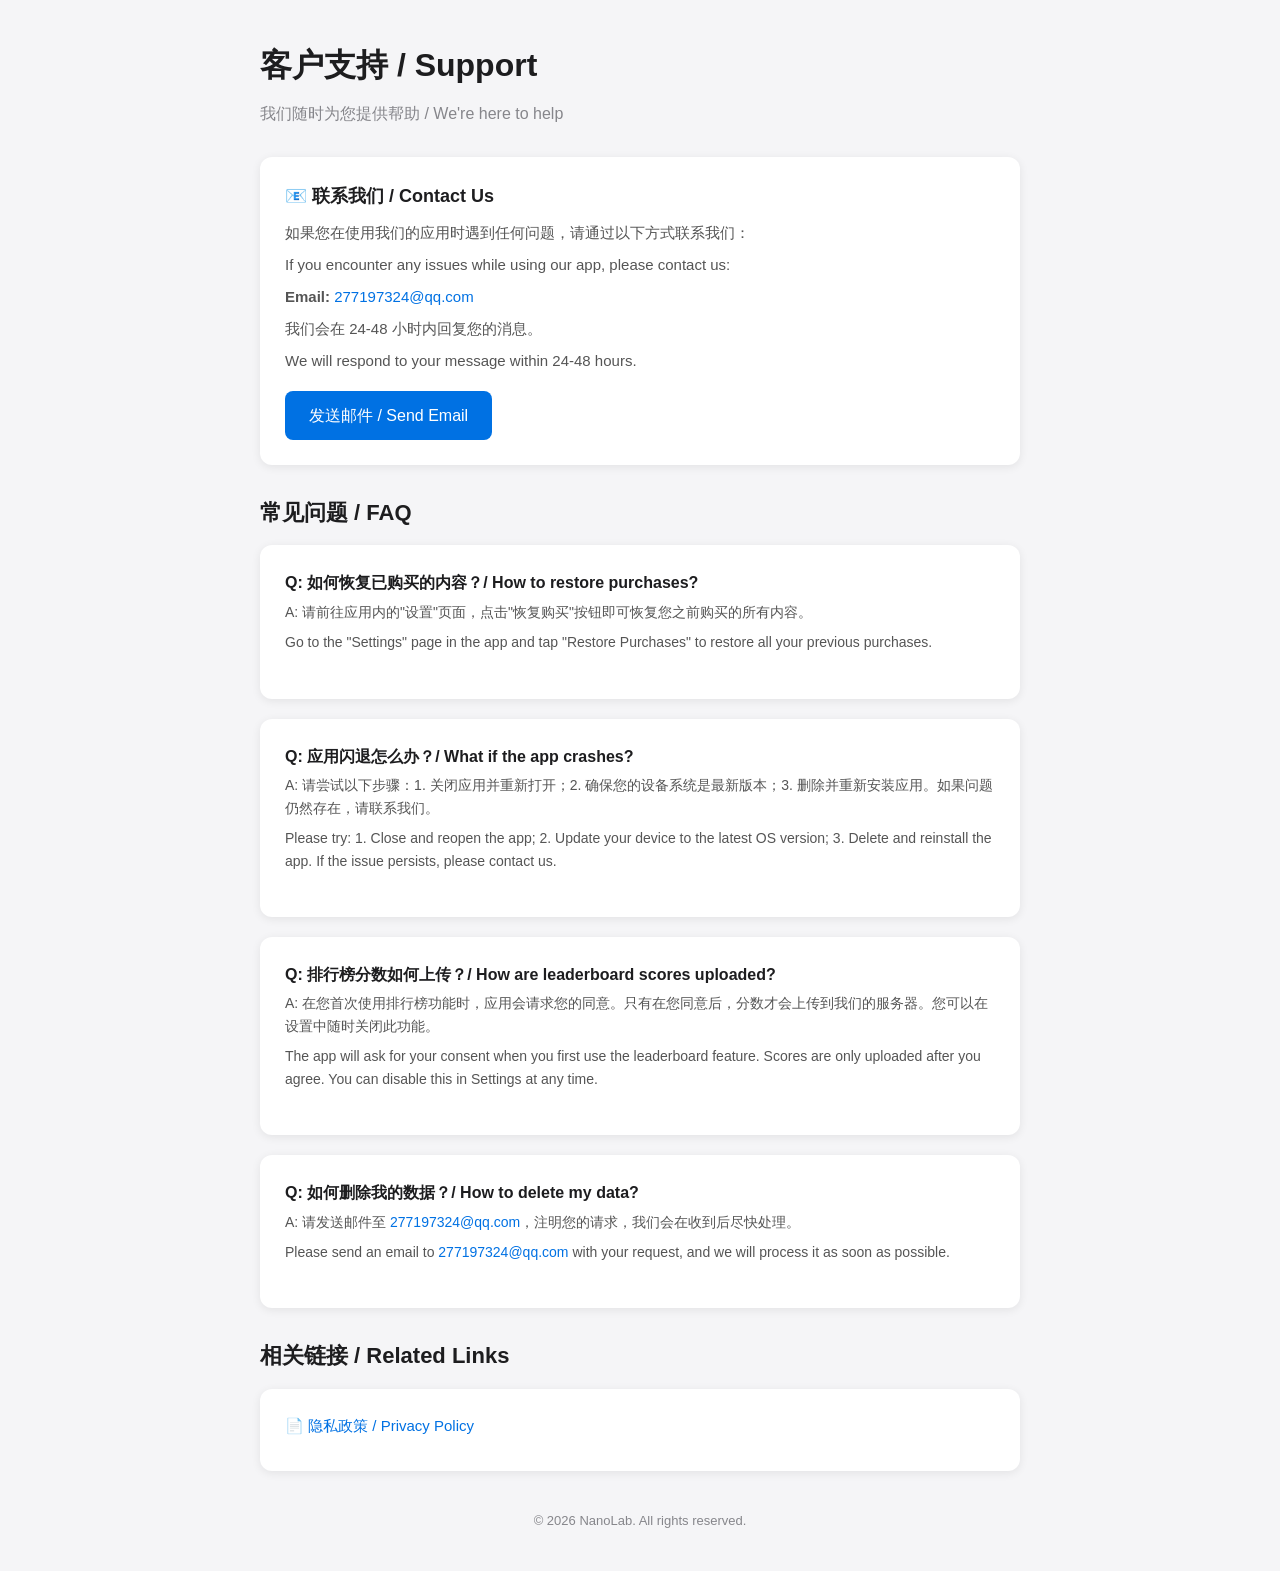
<file: index.html>
<!DOCTYPE html>
<html lang="zh-CN">
<head>
    <meta charset="UTF-8">
    <meta name="viewport" content="width=device-width, initial-scale=1.0">
    <title>客户支持 - NanoLab</title>
    <style>
        * {
            margin: 0;
            padding: 0;
            box-sizing: border-box;
        }
        body {
            font-family: -apple-system, BlinkMacSystemFont, "Segoe UI", Roboto, "Helvetica Neue", Arial, sans-serif;
            background-color: #f5f5f7;
            color: #333;
            line-height: 1.6;
        }
        .container {
            max-width: 800px;
            margin: 0 auto;
            padding: 40px 20px;
        }
        h1 {
            font-size: 32px;
            margin-bottom: 10px;
            color: #1d1d1f;
        }
        h2 {
            font-size: 22px;
            margin-top: 30px;
            margin-bottom: 15px;
            color: #1d1d1f;
        }
        .subtitle {
            font-size: 16px;
            color: #86868b;
            margin-bottom: 30px;
        }
        .card {
            background: #fff;
            border-radius: 12px;
            padding: 25px;
            margin-bottom: 20px;
            box-shadow: 0 2px 10px rgba(0,0,0,0.08);
        }
        .card h3 {
            font-size: 18px;
            margin-bottom: 10px;
            color: #1d1d1f;
        }
        .card p {
            font-size: 15px;
            color: #555;
            margin-bottom: 8px;
        }
        a {
            color: #0071e3;
            text-decoration: none;
        }
        a:hover {
            text-decoration: underline;
        }
        .contact-btn {
            display: inline-block;
            background-color: #0071e3;
            color: #fff;
            padding: 12px 24px;
            border-radius: 8px;
            font-size: 16px;
            margin-top: 10px;
            text-decoration: none;
        }
        .contact-btn:hover {
            background-color: #0077ed;
            text-decoration: none;
        }
        .faq-item {
            margin-bottom: 20px;
        }
        .faq-item h4 {
            font-size: 16px;
            color: #1d1d1f;
            margin-bottom: 5px;
        }
        .faq-item p {
            font-size: 14px;
            color: #555;
        }
        .footer {
            text-align: center;
            margin-top: 40px;
            font-size: 13px;
            color: #86868b;
        }
    </style>
</head>
<body>
    <div class="container">
        <h1>客户支持 / Support</h1>
        <p class="subtitle">我们随时为您提供帮助 / We're here to help</p>

        <!-- 联系我们 -->
        <div class="card">
            <h3>📧 联系我们 / Contact Us</h3>
            <p>如果您在使用我们的应用时遇到任何问题，请通过以下方式联系我们：</p>
            <p>If you encounter any issues while using our app, please contact us:</p>
            <p><strong>Email:</strong> <a href="mailto:277197324@qq.com">277197324@qq.com</a></p>
            <p>我们会在 24-48 小时内回复您的消息。</p>
            <p>We will respond to your message within 24-48 hours.</p>
            <a href="mailto:277197324@qq.com" class="contact-btn">发送邮件 / Send Email</a>
        </div>

        <!-- 常见问题 -->
        <h2>常见问题 / FAQ</h2>

        <div class="card">
            <div class="faq-item">
                <h4>Q: 如何恢复已购买的内容？/ How to restore purchases?</h4>
                <p>A: 请前往应用内的"设置"页面，点击"恢复购买"按钮即可恢复您之前购买的所有内容。</p>
                <p>Go to the "Settings" page in the app and tap "Restore Purchases" to restore all your previous purchases.</p>
            </div>
        </div>

        <div class="card">
            <div class="faq-item">
                <h4>Q: 应用闪退怎么办？/ What if the app crashes?</h4>
                <p>A: 请尝试以下步骤：1. 关闭应用并重新打开；2. 确保您的设备系统是最新版本；3. 删除并重新安装应用。如果问题仍然存在，请联系我们。</p>
                <p>Please try: 1. Close and reopen the app; 2. Update your device to the latest OS version; 3. Delete and reinstall the app. If the issue persists, please contact us.</p>
            </div>
        </div>

        <div class="card">
            <div class="faq-item">
                <h4>Q: 排行榜分数如何上传？/ How are leaderboard scores uploaded?</h4>
                <p>A: 在您首次使用排行榜功能时，应用会请求您的同意。只有在您同意后，分数才会上传到我们的服务器。您可以在设置中随时关闭此功能。</p>
                <p>The app will ask for your consent when you first use the leaderboard feature. Scores are only uploaded after you agree. You can disable this in Settings at any time.</p>
            </div>
        </div>

        <div class="card">
            <div class="faq-item">
                <h4>Q: 如何删除我的数据？/ How to delete my data?</h4>
                <p>A: 请发送邮件至 <a href="mailto:277197324@qq.com">277197324@qq.com</a>，注明您的请求，我们会在收到后尽快处理。</p>
                <p>Please send an email to <a href="mailto:277197324@qq.com">277197324@qq.com</a> with your request, and we will process it as soon as possible.</p>
            </div>
        </div>

        <!-- 隐私政策 & 使用条款 -->
        <h2>相关链接 / Related Links</h2>
        <div class="card">
            <p>📄 <a href="file:///F:/deepmirror/pop3d/beatstaps.html">隐私政策 / Privacy Policy</a></p>
        </div>

        <!-- 页脚 -->
        <div class="footer">
            <p>&copy; 2026 NanoLab. All rights reserved.</p>
        </div>
    </div>
</body>
</html>
</file>
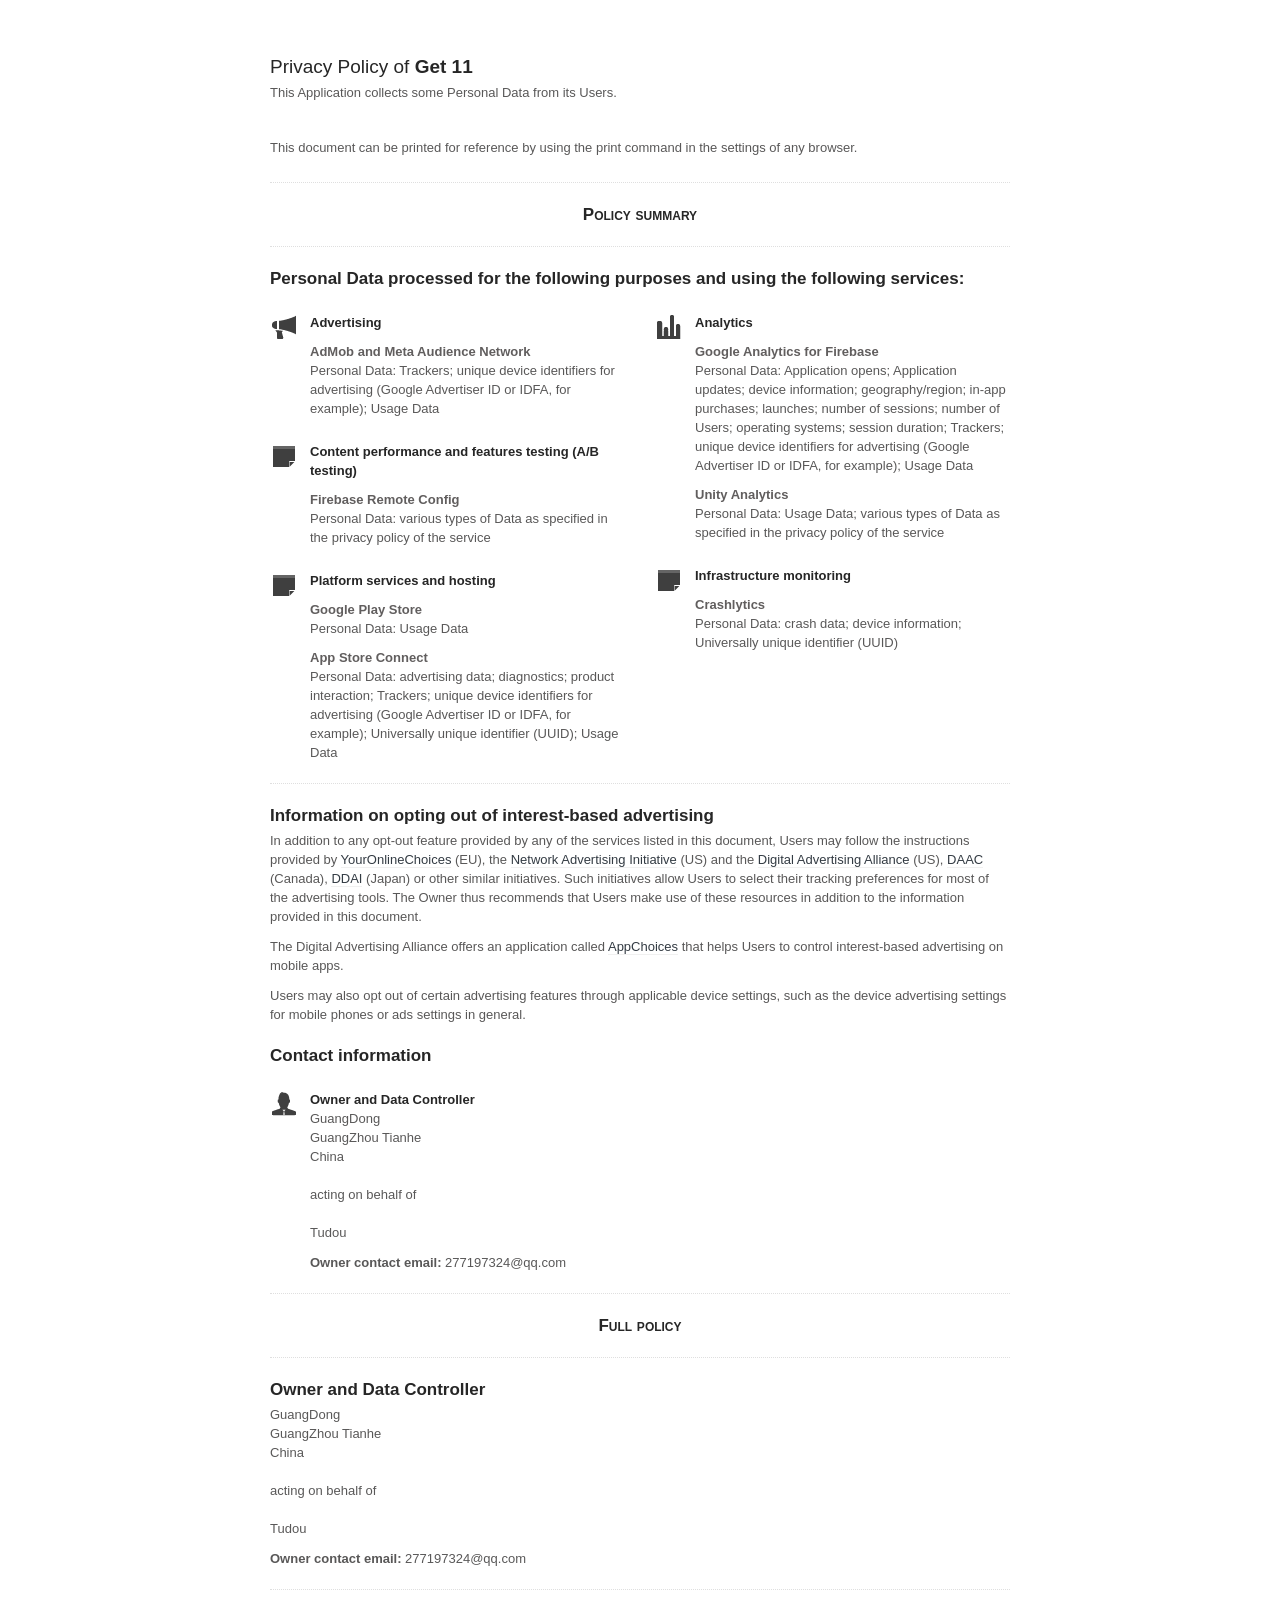
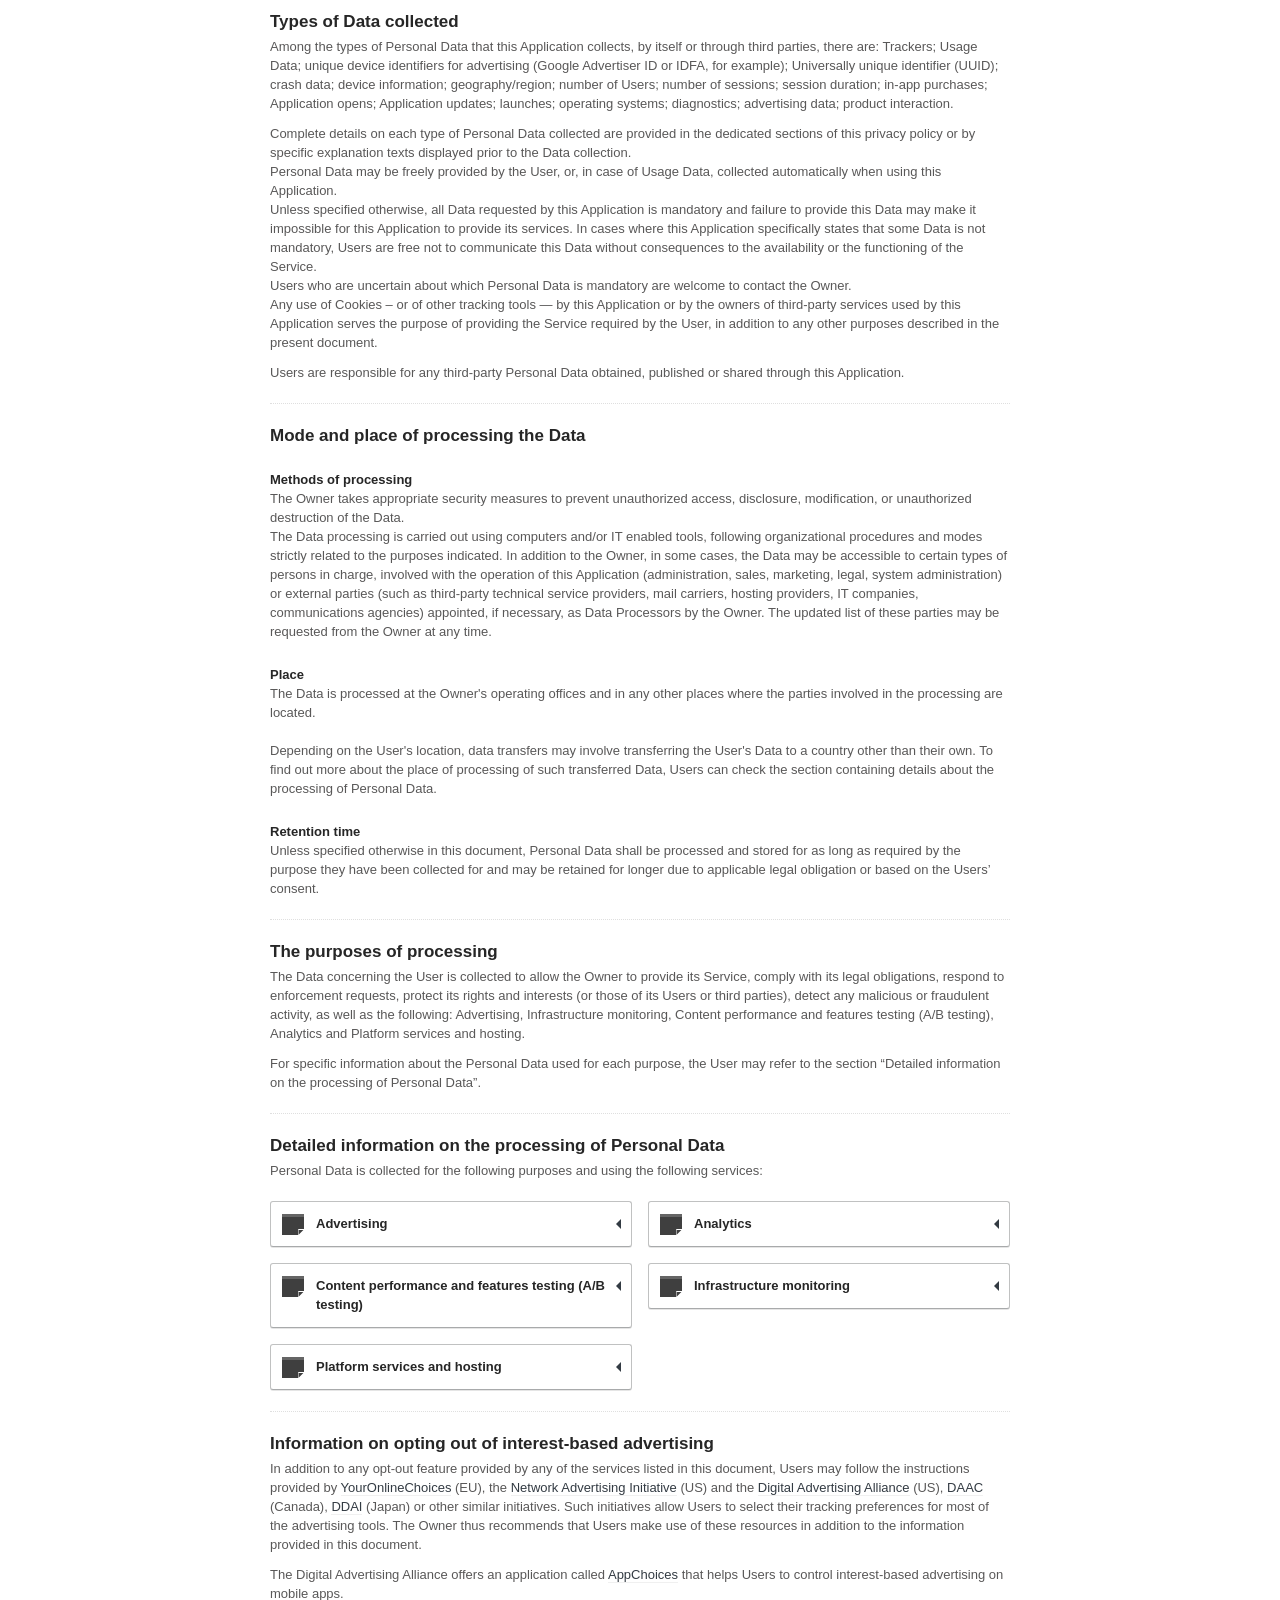
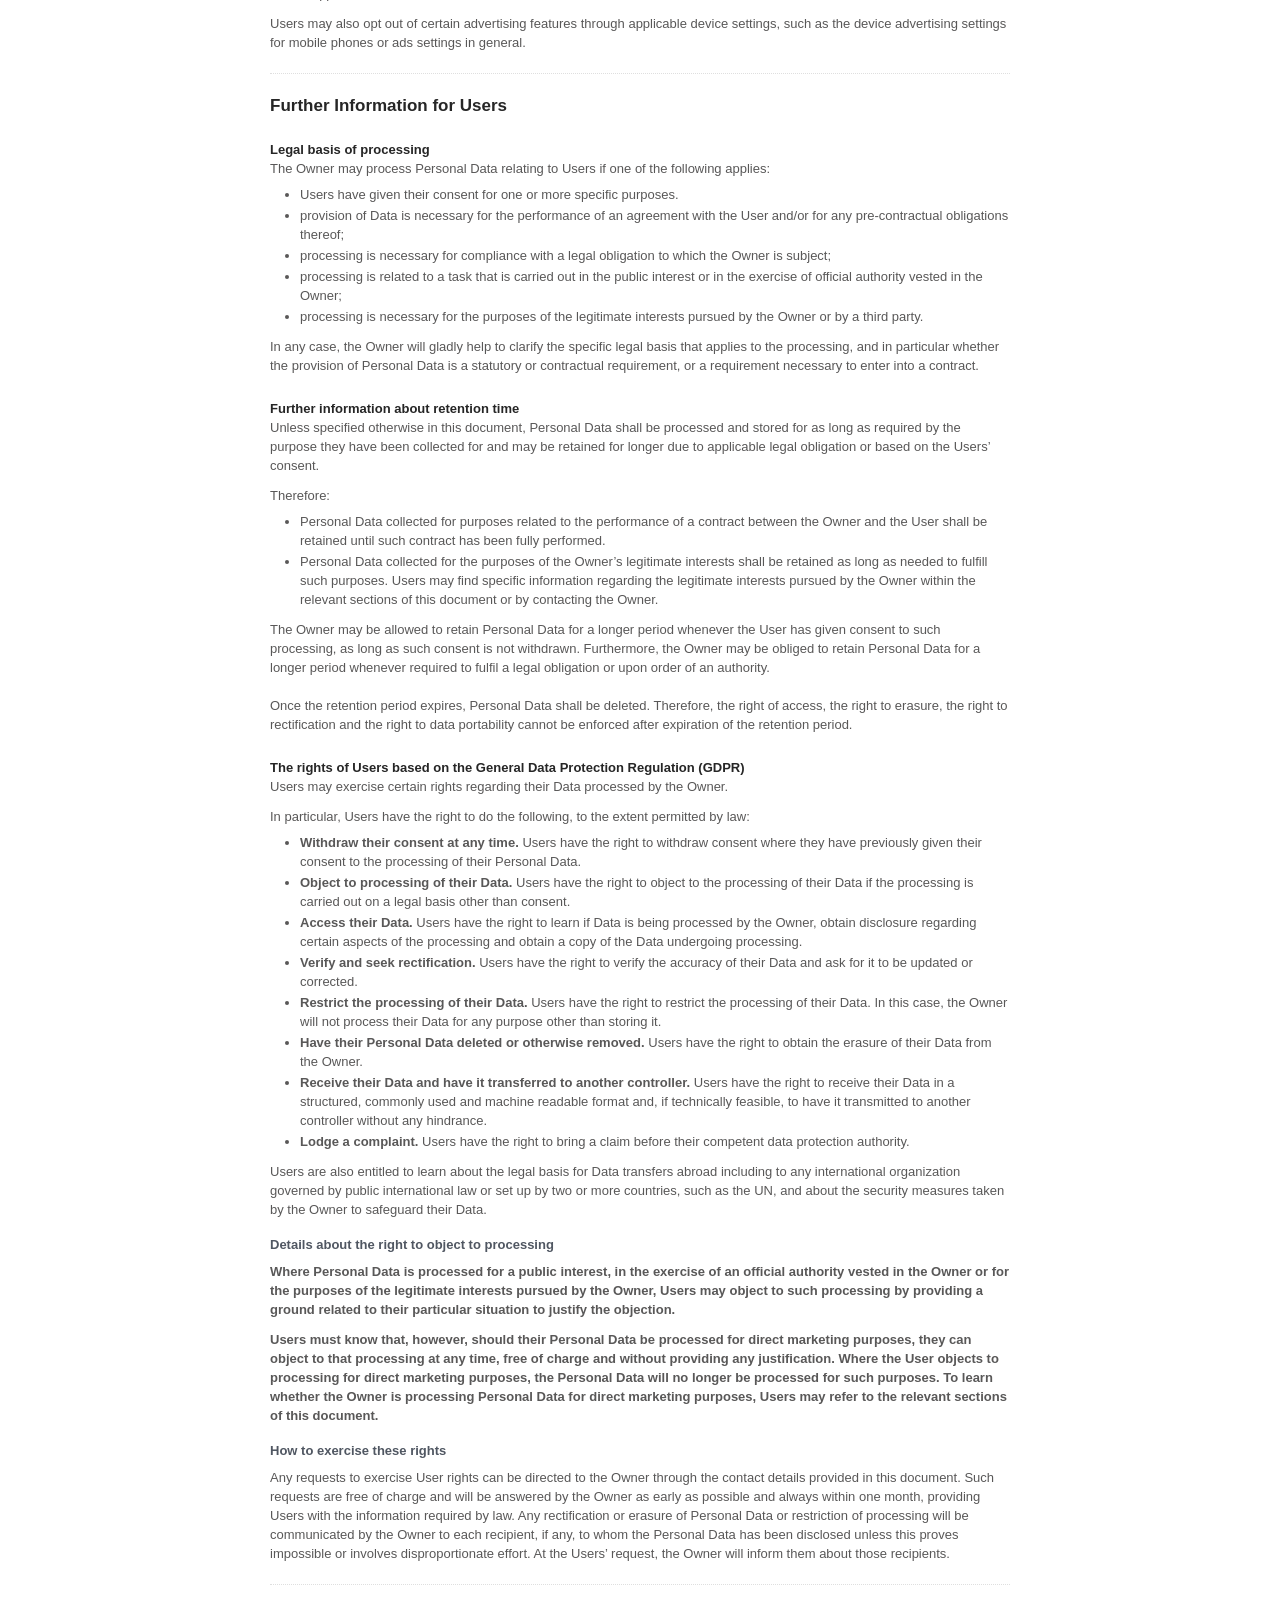
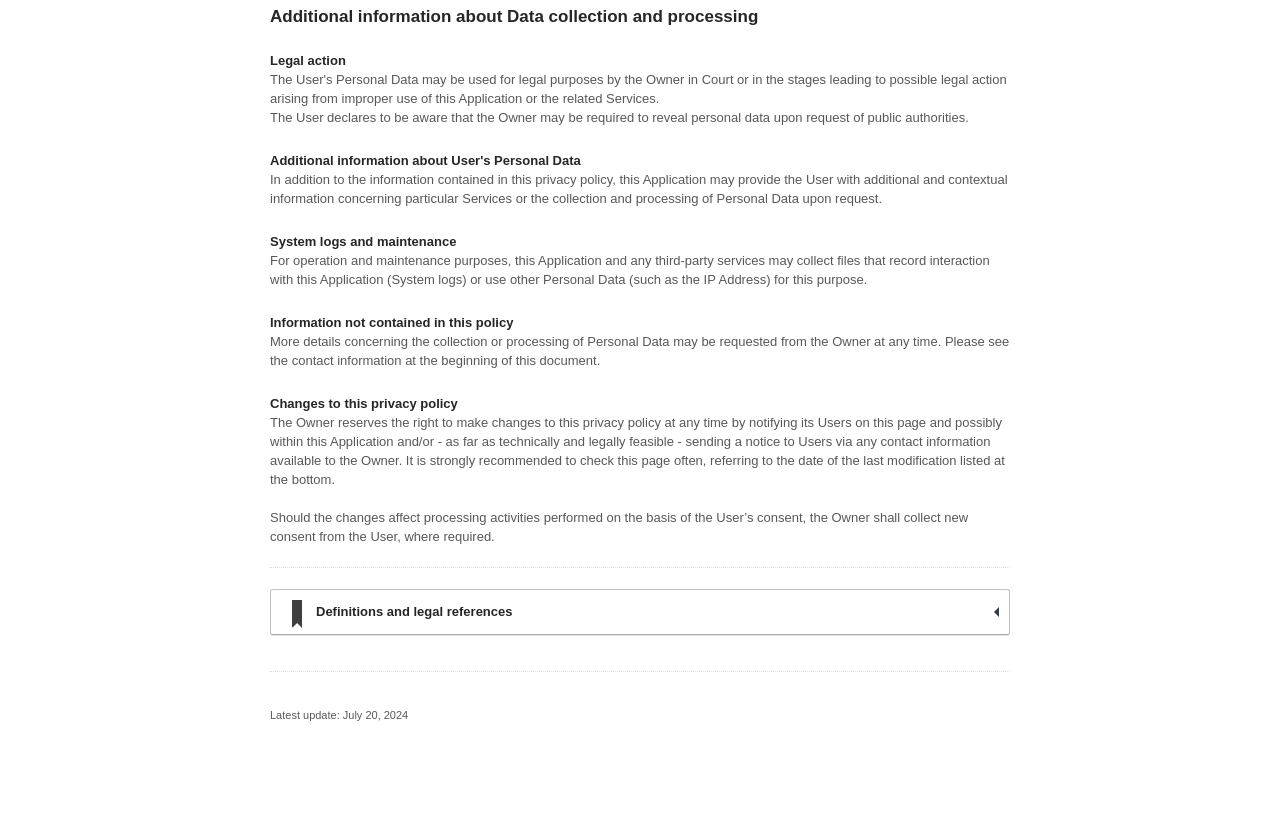
<file: 11.html>
<!DOCTYPE html PUBLIC "-//W3C//DTD HTML 4.01//EN" "http://www.w3.org/TR/html4/strict.dtd">
<!-- saved from url=(0047)https://www.iubenda.com/privacy-policy/64629328 -->
<html id="iubenda_policy" class="iubenda_fixed_policy" lang="en"><head><meta http-equiv="Content-Type" content="text/html; charset=UTF-8">



  <title>Privacy Policy of Get 11</title>

  <meta http-equiv="Content-Language" content="en">
  
  <meta http-equiv="date" content="2023-06-19">
  <meta http-equiv="last-modified" content="2023-11-29">
  <meta itemprop="name" content="Privacy Policy of Get 11">
  <meta itemprop="description" content="This Application collects some Personal Data from its Users.">
  <meta itemprop="image" content="https://www.iubenda.com/seo/assets/default.png">
  <meta name="locale" content="en">
  <meta name="title" content="This Application collects some Personal Data from its Users.">
  <meta name="description" content="This Application collects some Personal Data from its Users.">
  <meta name="image" content="https://www.iubenda.com/seo/assets/default.png">
  <meta name="twitter:card" content="summary">
  <meta name="twitter:title" content="Privacy Policy of Get 11">
  <meta name="twitter:description" content="This Application collects some Personal Data from its Users.">
  <meta name="twitter:site" content="@iubenda">
  <meta name="twitter:image:src" content="https://www.iubenda.com/seo/assets/default.png">
  <meta property="og:title" content="Privacy Policy of Get 11">
  <meta property="og:description" content="This Application collects some Personal Data from its Users.">
  <meta property="og:site_name" content="iubenda">
  <meta property="og:locale" content="en">
  <meta property="og:type" content="website">
  <meta property="fb:app_id" content="190131204371223">
  <!-- <link rel="canonical" href="https://www.iubenda.com/privacy-policy/64629328"> -->

  <meta name="viewport" content="width=device-width">

  <meta name="robots" content="noindex, follow">
  <link rel="stylesheet" href="./Privacy Policy_files/privacy_policy-4731f2156ecf9c2d6e854a701086232c8652d81eb75e2be281816c162dff7230.css">
  <script src="./Privacy Policy_files/privacy_policy-20c4c145e840109997b9c4d4ae844084522846014870a1efad2ddd0277441762.js.下载"></script>

<style type="text/css">#iubenda_policy .close {display: none;}
#iubenda_policy #wbars {   overflow-y: auto;   -webkit-box-shadow: none;   -moz-box-shadow: none;   box-shadow: none;   height: auto; }
#iubenda_policy .iub_container {  margin-top: 30px;  margin-bottom: 30px; }
#iubenda_policy .iub_container > .iub_footer {  -webkit-box-shadow: none;  -moz-box-shadow: none;  box-shadow: none;  -webkit-border-radius: none;  -moz-border-radius: none;  border-radius: none; }
</style></head>
<body class="all-collapsed">
  <script nonce="fe1db3620f664f279f6c52ad669ee191">
//<![CDATA[

    var $body = $('body');

    // Add `all-collapsed` class to body in order to have all the expandable panel collapsed at page load and:
    // 1. avoid the closing animation
    // 2. allow all browsers (Firefox had issue) to scroll to an anchor if provided in the URL (e.g. #manage_cookies)
    // 3. done via JS in order to not have panels collapsed for browsers with disabled JS
    $body.addClass('all-collapsed')
      .on('click', '.expand .expand-click', function () {
        if ($body.hasClass('all-collapsed')) {
          // Remove `all-collapsed` class from the body and set all panels collapsed so toggleClass behaves as expected
          $('.expand-content').hide();
          $('.expand').addClass('collapsed');
          $body.removeClass('all-collapsed');
        }

        var $this = $(this);
        $this.parents('.expand').toggleClass('collapsed').toggleClass('expanded')
          .children('.expand-content').slideToggle('fast');
        $this.parents('.expand-item').toggleClass('hover');
        $this.children('.icon-17').toggleClass('icon-expand').toggleClass('icon-collapse');
      });

//]]>
</script>
  
  <div id="wbars_all">
    <div class="iub_container iub_base_container">
      <div id="wbars">
        <div class="iub_content legal_pp">


          
<div class="iub_header">

  
  <h1>Privacy Policy of <strong>Get 11</strong></h1>

    <p>This Application collects some Personal Data from its Users.</p><br>
    <br>
    <p>This document can be printed for reference by using the print command in the settings of any browser.</p>


</div> <!-- /header -->



              <div class="simple_pp">

                <div class="one_line_col">

                  <h2 style="text-align: center; font-variant:small-caps;">Policy summary</h2>

                </div> <!-- /one_line_col -->

                



    <h2 id="purposes_data">Personal Data processed for the following purposes and using the following services:</h2>

    <ul class="for_boxes cf">

      <li class="one_line_col">
        <ul class="for_boxes">


            <li>

              <div class="iconed policyicon_purpose_7">

                <h3>Advertising</h3>


                <ul class="unstyled">



                    <li>
                      <h3>AdMob and Meta Audience Network</h3>
                        <p>Personal Data: Trackers; unique device identifiers for advertising (Google Advertiser ID or IDFA, for example); Usage Data</p>
                    </li>

                </ul>

              </div>

            </li>

          
            <li>

              <div class="iconed policyicon_purpose_5">

                <h3>Analytics</h3>


                <ul class="unstyled">



                    <li>
                      <h3>Google Analytics for Firebase</h3>
                        <p>Personal Data: Application opens; Application updates; device information; geography/region; in-app purchases; launches; number of sessions; number of Users; operating systems; session duration; Trackers; unique device identifiers for advertising (Google Advertiser ID or IDFA, for example); Usage Data</p>
                    </li>

                    <li>
                      <h3>Unity Analytics</h3>
                        <p>Personal Data: Usage Data; various types of Data as specified in the privacy policy of the service</p>
                    </li>


                </ul>

              </div>

            </li>

          
            <li>

              <div class="iconed policyicon_purpose_22">

                <h3>Content performance and features testing (A/B testing)</h3>


                <ul class="unstyled">



                    <li>
                      <h3>Firebase Remote Config</h3>
                        <p>Personal Data: various types of Data as specified in the privacy policy of the service</p>
                    </li>


                </ul>

              </div>

            </li>

          
            <li>

              <div class="iconed policyicon_purpose_30">

                <h3>Infrastructure monitoring</h3>


                <ul class="unstyled">



                    <li>
                      <h3>Crashlytics</h3>
                        <p>Personal Data: crash data; device information; Universally unique identifier (UUID)</p>
                    </li>


                </ul>

              </div>

            </li>

          
            <li>

              <div class="iconed policyicon_purpose_46">

                <h3>Platform services and hosting</h3>


                <ul class="unstyled">



                    <li>
                      <h3>Google Play Store</h3>
                        <p>Personal Data: Usage Data</p>
                    </li>

                    <li>
                      <h3>App Store Connect</h3>
                        <p>Personal Data: advertising data; diagnostics; product interaction; Trackers; unique device identifiers for advertising (Google Advertiser ID or IDFA, for example); Universally unique identifier (UUID); Usage Data</p>
                    </li>


                </ul>

              </div>

            </li>

           

        </ul>
      </li>

    </ul>
   

 

  <h2 id="opt_out">Information on opting out of interest-based advertising</h2>
    <p>
  In addition to any opt-out feature provided by any of the services listed in this document, Users may follow the instructions provided by
  <a target="_blank" rel="noopener nofollow" href="http://www.youronlinechoices.com/">YourOnlineChoices</a> (EU),
  the <a target="_blank" rel="noopener nofollow" href="https://thenai.org/about-online-advertising/">Network Advertising Initiative</a> (US) and
  the <a target="_blank" rel="noopener nofollow" href="https://www.aboutads.info/consumers/">Digital Advertising Alliance</a> (US),
  <a target="_blank" rel="noopener nofollow" href="http://youradchoices.ca/understanding-online-advertising">DAAC</a> (Canada),
  <a target="_blank" rel="noopener nofollow" href="http://www.ddai.info/optout">DDAI</a> (Japan)
  or other similar initiatives. Such initiatives allow Users to select their tracking preferences for most of the advertising tools. The Owner thus recommends that Users make use of these resources in addition to the information provided in this document.
</p>

<p>The Digital Advertising Alliance offers an application called <a target="_blank" rel="noopener nofollow" href="https://youradchoices.com/appchoices">AppChoices</a> that helps Users to control interest-based advertising on mobile apps.</p>

<p>Users may also opt out of certain advertising features through applicable device settings, such as the device advertising settings for mobile phones or ads settings in general.</p>




	<h2 id="contact_information">Contact information</h2>
	<ul class="for_boxes cf">
	  <li class="one_line_col">
	    <ul class="for_boxes">
        <li>
          <div class="iconed icon_owner">
            <!-- Owner start -->
            <h3>Owner and Data Controller</h3>
                <p>GuangDong
<br>GuangZhou Tianhe
<br>China
<br>
<br>acting on behalf of
<br>
<br>Tudou</p>
                <p><strong>Owner contact email:</strong> 277197324@qq.com</p>
            <!-- Owner end -->
          </div>
        </li>
	    </ul>
	  </li>
	</ul>


              </div> <!-- /simple_pp -->

              <div class="one_line_col">

                <h2 style="text-align: center; font-variant:small-caps;">Full policy</h2>

              </div> <!-- /one_line_col -->

             
           

          
<div class="one_line_col">
  <h2 id="owner_of_the_data">
    Owner and Data Controller
  </h2>

  <!-- Owner start -->
      <p>GuangDong
<br>GuangZhou Tianhe
<br>China
<br>
<br>acting on behalf of
<br>
<br>Tudou</p>
      <p><strong>Owner contact email:</strong> 277197324@qq.com</p>
  <!-- Owner end -->

</div>


<div class="one_line_col">
  <h2 id="types_of_data">
    Types of Data collected
  </h2>


    <p>
      Among the types of Personal Data that this Application collects, by itself or through third parties, there are:
      Trackers; Usage Data; unique device identifiers for advertising (Google Advertiser ID or IDFA, for example); Universally unique identifier (UUID); crash data; device information; geography/region; number of Users; number of sessions; session duration; in-app purchases; Application opens; Application updates; launches; operating systems; diagnostics; advertising data; product interaction.
    </p>

  <p>Complete details on each type of Personal Data collected are provided in the dedicated sections of this privacy policy or by specific explanation texts displayed prior to the Data collection.<br>Personal Data may be freely provided by the User, or, in case of Usage Data, collected automatically when using this Application.<br>Unless specified otherwise, all Data requested by this Application is mandatory and failure to provide this Data may make it impossible for this Application to provide its services. In cases where this Application specifically states that some Data is not mandatory, Users are free not to communicate this Data without consequences to the availability or the functioning of the Service.<br>Users who are uncertain about which Personal Data is mandatory are welcome to contact the Owner.<br>Any use of Cookies – or of other tracking tools — by this Application or by the owners of third-party services used by this Application serves the purpose of providing the Service required by the User, in addition to any other purposes described in the present document.</p>
  <p>Users are responsible for any third-party Personal Data obtained, published or shared through this Application.</p>
</div>


<div class="one_line_col">
  <h2 id="place_of_processing">Mode and place of processing the Data</h2>
  <h3 class="iub-subheading iub-subheading-legal-mode-processing">
    Methods of processing
  </h3>
  <p>The Owner takes appropriate security measures to prevent unauthorized access, disclosure, modification, or unauthorized destruction of the Data.<br>The Data processing is carried out using computers and/or IT enabled tools, following organizational procedures and modes strictly related to the purposes indicated. In addition to the Owner, in some cases, the Data may be accessible to certain types of persons in charge, involved with the operation of this Application (administration, sales, marketing, legal, system administration) or external parties (such as third-party technical service providers, mail carriers, hosting providers, IT companies, communications agencies) appointed, if necessary, as Data Processors by the Owner. The updated list of these parties may be requested from the Owner at any time.</p>

  <h3 class="iub-subheading iub-subheading-legal-place">
    Place
  </h3>
  <p>The Data is processed at the Owner's operating offices and in any other places where the parties involved in the processing are located.<br><br>
Depending on the User's location, data transfers may involve transferring the User's Data to a country other than their own. To find out more about the place of processing of such transferred Data, Users can check the section containing details about the processing of Personal Data.</p>

  <h3 class="iub-subheading iub-subheading-legal-time">
    Retention time
  </h3>
  <p>Unless specified otherwise in this document, Personal Data shall be processed and stored for as long as required by the purpose they have been collected for and may be retained for longer due to applicable legal obligation or based on the Users’ consent.</p>
</div>



  <div class="one_line_col">
    <h2 id="use_collected_data">The purposes of processing</h2>
      <p>
        The Data concerning the User is collected to allow the Owner to provide its Service, comply with its legal obligations, respond to enforcement requests, protect its rights and interests (or those of its Users or third parties), detect any malicious or fraudulent activity, as well as the following:
        Advertising, Infrastructure monitoring, Content performance and features testing (A/B testing), Analytics and Platform services and hosting.
      </p>
     
    <p>For specific information about the Personal Data used for each purpose, the User may refer to the section “Detailed information on the processing of Personal Data”.</p>
  </div>







<div data-locale="en"></div>


    <div class="one_line_col">
      <h2 id="data_processing_detailed_info">Detailed information on the processing of Personal Data</h2>
      <p>Personal Data is collected for the following purposes and using the following services:</p>
      <ul class="for_boxes">

          <li>
            <details class="box_primary box_10 expand">
              <summary>
                <h3 class=" w_icon_24 policyicon_purpose_11190837 iub-purpose iub-purpose-11190837">
                  Advertising
                </h3>
              </summary>
              <div class="details_body">
                <p>This type of service allows User Data to be utilized for advertising communication purposes. These communications are displayed in the form of banners and other advertisements on this Application, possibly based on User interests.<br>
This does not mean that all Personal Data are used for this purpose. Information and conditions of use are shown below. <br>
Some of the services listed below may use Trackers to identify Users or they may use the behavioral retargeting technique, i.e. displaying ads tailored to the User’s interests and behavior, including those detected outside this Application. For more information, please check the privacy policies of the relevant services.<br>
Services of this kind usually offer the possibility to opt out of such tracking. In addition to any opt-out feature offered by any of the services below, Users may learn more on how to generally opt out of interest-based advertising within the dedicated section "How to opt-out of interest-based advertising" in this document.</p>


                  <!-- Service start -->
                  <h4 class="iub-service iub-service-9598274">AdMob </h4>
                  <div class="wrap">
                    <p>AdMob is an advertising service provided by Google LLC or by Google Ireland Limited, depending on how the Owner manages the Data processing.<br>
<strong>In order to understand Google's use of Data, consult <a href="https://policies.google.com/technologies/partner-sites" target="_blank" rel="noopener">Google's partner policy</a></strong>.</p>
                  </div>

                    <p>Personal Data processed: Trackers; unique device identifiers for advertising (Google Advertiser ID or IDFA, for example); Usage Data.</p>

                  
                  <p>Place of processing:  United States –  <a href="https://business.safety.google/privacy/" target="_blank" rel="noopener noreferrer">Privacy Policy</a> – <a href="https://adssettings.google.com/authenticated" target="_blank" rel="noopener">Opt Out</a>;  Ireland –  <a href="https://business.safety.google/privacy/" target="_blank" rel="noopener noreferrer">Privacy Policy</a>. </p>
                  
                  <!-- Service end -->
                  <!-- Service start -->
                  
                    <p>Personal Data processed: Trackers; Usage Data.</p>

                  
                  <p>Place of processing:  United States –  <a href="https://help.chartboost.com/legal/privacy" target="_blank" rel="noopener noreferrer">Privacy Policy</a>. </p>
                  
                  

                  
                  <!-- Service end -->
              </div>
            </details>
          </li>

          <li>
            <details class="box_primary box_10 expand">
              <summary>
                <h3 class=" w_icon_24 policyicon_purpose_11190874 iub-purpose iub-purpose-11190874">
                  Analytics
                </h3>
              </summary>
              <div class="details_body">
                <p>The services contained in this section enable the Owner to monitor and analyze web traffic and can be used to keep track of User behavior.</p>


                  <!-- Service start -->
                  <h4 class="iub-service iub-service-9598311">Google Analytics for Firebase </h4>
                  <div class="wrap">
                    <p>Google Analytics for Firebase or Firebase Analytics is an analytics service provided by Google LLC or by Google Ireland Limited, depending on how the Owner manages the Data processing.<br>
<strong>In order to understand Google's use of Data, consult <a href="https://www.google.com/policies/privacy/partners/" target="_blank" rel="noopener">Google's partner policy</a></strong>.</p>

<p>Firebase Analytics may share Data with other tools provided by Firebase, such as Crash Reporting, Authentication, Remote Config or Notifications. The User may check this privacy policy to find a detailed explanation about the other tools used by the Owner.</p>

<p>This Application uses identifiers for mobile devices and technologies similar to cookies to run the Firebase Analytics service.</p>

<p>Users may opt-out of certain Firebase features through applicable device settings, such as the device advertising settings for mobile phones or by following the instructions in other Firebase related sections of this privacy policy, if available.</p>
                  </div>

                    <p>Personal Data processed: Application opens; Application updates; device information; geography/region; in-app purchases; launches; number of sessions; number of Users; operating systems; session duration; Trackers; unique device identifiers for advertising (Google Advertiser ID or IDFA, for example); Usage Data.</p>

                  
                  <p>Place of processing:  United States –  <a href="https://policies.google.com/privacy" target="_blank" rel="noopener noreferrer">Privacy Policy</a>;  Ireland –  <a href="https://policies.google.com/privacy" target="_blank" rel="noopener noreferrer">Privacy Policy</a>. </p>
                  
                  

                  
                  <!-- Service end -->
                  <!-- Service start -->
                  <h4 class="iub-service iub-service-9598335">Unity Analytics (Unity Technologies ApS)</h4>
                  <div class="wrap">
                    <p>Unity Analytics is an analytics service provided by Unity Technologies ApS.</p>
                  </div>

                    <p>Personal Data processed: Usage Data; various types of Data as specified in the privacy policy of the service.</p>

                  
                  <p>Place of processing:  Denmark –  <a href="https://unity3d.com/legal/privacy-policy" target="_blank" rel="noopener noreferrer">Privacy Policy</a>. </p>
                  
                  

                  
                  <!-- Service end -->
              </div>
            </details>
          </li>

          <li>
            <details class="box_primary box_10 expand">
              <summary>
                <h3 class=" w_icon_24 policyicon_purpose_11190864 iub-purpose iub-purpose-11190864">
                  Content performance and features testing (A/B testing)
                </h3>
              </summary>
              <div class="details_body">
                <p>The services contained in this section allow the Owner to track and analyze the User response concerning web traffic or behavior regarding changes to the structure, text or any other component of this Application.</p>


                  <!-- Service start -->
                  <h4 class="iub-service iub-service-9598301">Firebase Remote Config </h4>
                  <div class="wrap">
                    <p>Firebase Remote Config is an A/B testing and configuration service provided by Google LLC or by Google Ireland Limited, depending on how the Owner manages the Data processing.</p>
                  </div>

                    <p>Personal Data processed: various types of Data as specified in the privacy policy of the service.</p>

                  
                  <p>Place of processing:  United States –  <a href="https://www.google.com/policies/privacy/" target="_blank" rel="noopener noreferrer">Privacy Policy</a>;  Ireland –  <a href="https://policies.google.com/privacy" target="_blank" rel="noopener noreferrer">Privacy Policy</a>. </p>
                  
                  

                  
                  <!-- Service end -->
              </div>
            </details>
          </li>

          <li>
            <details class="box_primary box_10 expand">
              <summary>
                <h3 class=" w_icon_24 policyicon_purpose_11190841 iub-purpose iub-purpose-11190841">
                  Infrastructure monitoring
                </h3>
              </summary>
              <div class="details_body">
                <p>This type of service allows this Application to monitor the use and behavior of its components so its performance, operation, maintenance and troubleshooting can be improved.<br>
Which Personal Data are processed depends on the characteristics and mode of implementation of these services, whose function is to filter the activities of this Application.</p>


                  <!-- Service start -->
                  <h4 class="iub-service iub-service-9598278">Crashlytics </h4>
                  <div class="wrap">
                    <p>Crashlytics is a monitoring service provided by Google LLC or by Google Ireland Limited, depending on how the Owner manages the Data processing.</p>
                  </div>

                    <p>Personal Data processed: crash data; device information; Universally unique identifier (UUID).</p>

                  
                  <p>Place of processing:  United States –  <a href="https://www.google.com/policies/privacy/" target="_blank" rel="noopener noreferrer">Privacy Policy</a>;  Ireland –  <a href="https://policies.google.com/privacy" target="_blank" rel="noopener noreferrer">Privacy Policy</a>. </p>
                  
                  

                  
                  <!-- Service end -->
              </div>
            </details>
          </li>

          <li>
            <details class="box_primary box_10 expand">
              <summary>
                <h3 class=" w_icon_24 policyicon_purpose_11190880 iub-purpose iub-purpose-11190880">
                  Platform services and hosting
                </h3>
              </summary>
              <div class="details_body">
                <p>These services have the purpose of hosting and running key components of this Application, therefore allowing the provision of this Application from within a unified platform. Such platforms provide a wide range of tools to the Owner  –  e.g. analytics, user registration, commenting, database management, e-commerce, payment processing – that imply the collection and handling of Personal Data. <br>
Some of these services work through geographically distributed servers, making it difficult to determine the actual location where the Personal Data are stored.</p>


                  <!-- Service start -->
                  <h4 class="iub-service iub-service-9598317">Google Play Store </h4>
                  <div class="wrap">
                    <p>This Application is distributed on the Google Play Store, a platform for the distribution of mobile apps, provided by Google LLC or by Google Ireland Limited, depending on how the Owner manages the Data processing.</p>

<p>By virtue of being distributed via this app store, Google collects usage and diagnostics data and share aggregate information with the Owner. Much of this information is processed on an opt-in basis.</p>

<p>Users may opt-out of this analytics feature directly through their device settings. More information on how to manage analysis settings can be found on <a href="https://support.google.com/accounts/answer/6078260" target="_blank" rel="noopener">this page</a>.</p>
                  </div>

                    <p>Personal Data processed: Usage Data.</p>

                  
                  <p>Place of processing:  United States –  <a href="https://policies.google.com/privacy" target="_blank" rel="noopener noreferrer">Privacy Policy</a>;  Ireland –  <a href="https://policies.google.com/privacy" target="_blank" rel="noopener noreferrer">Privacy Policy</a>. </p>
                  
                  

                  
                  <!-- Service end -->
                  <!-- Service start -->
                  <h4 class="iub-service iub-service-9598324">App Store Connect (Apple Inc.)</h4>
                  <div class="wrap">
                    <p>This Application is distributed on Apple's App Store, a platform for the distribution of mobile apps, provided by Apple Inc.</p>

<p>App Store Connect enables the Owner to manage this Application on Apple's App Store. Depending on the configuration, App Store Connect provides the Owner with analytics data on user engagement and app discovery, marketing campaigns, sales, in-app purchases, and payments to measure the performance of this Application.
App Store Connect only collects such data from Users who have agreed to share them with the Owner. Users may find more information on how to opt out via their device settings <a href="https://support.apple.com/en-gb/HT202100" target="_blank" rel="noopener">here</a>.</p>
                  </div>

                    <p>Personal Data processed: advertising data; diagnostics; product interaction; Trackers; unique device identifiers for advertising (Google Advertiser ID or IDFA, for example); Universally unique identifier (UUID); Usage Data.</p>

                  
                  <p>Place of processing:  United States –  <a href="https://www.apple.com/legal/privacy/" target="_blank" rel="noopener noreferrer">Privacy Policy</a>. </p>
                  
                  

                  
                  <!-- Service end -->
              </div>
            </details>
          </li>
      </ul>
    </div>




  <div class="one_line_col">
    <h2 id="opt_out">Information on opting out of interest-based advertising</h2>
      <p>
  In addition to any opt-out feature provided by any of the services listed in this document, Users may follow the instructions provided by
  <a target="_blank" rel="noopener nofollow" href="http://www.youronlinechoices.com/">YourOnlineChoices</a> (EU),
  the <a target="_blank" rel="noopener nofollow" href="https://thenai.org/about-online-advertising/">Network Advertising Initiative</a> (US) and
  the <a target="_blank" rel="noopener nofollow" href="https://www.aboutads.info/consumers/">Digital Advertising Alliance</a> (US),
  <a target="_blank" rel="noopener nofollow" href="http://youradchoices.ca/understanding-online-advertising">DAAC</a> (Canada),
  <a target="_blank" rel="noopener nofollow" href="http://www.ddai.info/optout">DDAI</a> (Japan)
  or other similar initiatives. Such initiatives allow Users to select their tracking preferences for most of the advertising tools. The Owner thus recommends that Users make use of these resources in addition to the information provided in this document.
</p>

<p>The Digital Advertising Alliance offers an application called <a target="_blank" rel="noopener nofollow" href="https://youradchoices.com/appchoices">AppChoices</a> that helps Users to control interest-based advertising on mobile apps.</p>

<p>Users may also opt out of certain advertising features through applicable device settings, such as the device advertising settings for mobile phones or ads settings in general.</p>

  </div>


<div data-locale="en"></div>





    


  <h2 id="cookie_policy_further_information">
    Further Information for Users
      </h2>


  <h3 class="iub-subheading iub-subheading-legal-basis-of-processing">
  Legal basis of processing
</h3>
<p>The Owner may process Personal Data relating to Users if one of the following applies:</p>
<ul>
  <li>Users have given their consent for one or more specific purposes.</li>
  <li>provision of Data is necessary for the performance of an agreement with the User and/or for any pre-contractual obligations thereof;</li>
  <li>processing is necessary for compliance with a legal obligation to which the Owner is subject;</li>
  <li>processing is related to a task that is carried out in the public interest or in the exercise of official authority vested in the Owner;</li>
  <li>processing is necessary for the purposes of the legitimate interests pursued by the Owner or by a third party.</li>
</ul>
<p>In any case, the Owner will gladly help to clarify the specific legal basis that applies to the processing, and in particular whether the provision of Personal Data is a statutory or contractual requirement, or a requirement necessary to enter into a contract. </p>


  <h3 class="iub-subheading iub-subheading-legal-time">
  Further information about retention time
</h3>

<p>Unless specified otherwise in this document, Personal Data shall be processed and stored for as long as required by the purpose they have been collected for and may be retained for longer due to applicable legal obligation or based on the Users’ consent.</p>
<p>Therefore:</p>
<ul>
  <li>Personal Data collected for purposes related to the performance of a contract between the Owner and the User shall be retained until such contract has been fully performed.</li>
  <li>Personal Data collected for the purposes of the Owner’s legitimate interests shall be retained as long as needed to fulfill such purposes. Users may find specific information regarding the legitimate interests pursued by the Owner within the relevant sections of  this document or by contacting the Owner.</li>
</ul>
<p>The Owner may be allowed to retain Personal Data for a longer period whenever the User has given consent to such processing, as long as such consent is not withdrawn. Furthermore, the Owner may be obliged to retain Personal Data for a longer period whenever required to fulfil a legal obligation or upon order of an authority.<br><br>
Once the retention period expires, Personal Data shall be deleted. Therefore, the right of access, the right to erasure, the right to rectification and the right to data portability cannot be enforced after expiration of the retention period.</p>


  <h3 id="rights_subjects">The rights of Users based on the General Data Protection Regulation (GDPR)</h3>
<p>Users may exercise certain rights regarding their Data processed by the Owner.</p>

<p>In particular, Users have the right to do the following, to the extent permitted by law:</p>

<ul>
  <li><strong>Withdraw their consent at any time.</strong> Users have the right to withdraw consent where they have previously given their consent to the processing of their Personal Data.</li>
  <li><strong>Object to processing of their Data.</strong> Users have the right to object to the processing of their Data if the processing is carried out on a legal basis other than consent.</li>
  <li><strong>Access their Data.</strong> Users have the right to learn if Data is being processed by the Owner, obtain disclosure regarding certain aspects of the processing and obtain a copy of the Data undergoing processing.</li>
  <li><strong>Verify and seek rectification.</strong> Users have the right to verify the accuracy of their Data and ask for it to be updated or corrected.</li>
  <li><strong>Restrict the processing of their Data.</strong> Users have the right to restrict the processing of their Data. In this case, the Owner will not process their Data for any purpose other than storing it.
</li>
  <li><strong>Have their Personal Data deleted or otherwise removed.</strong> Users have the right to obtain the erasure of their Data from the Owner.</li>
  <li><strong>Receive their Data and have it transferred to another controller.</strong> Users have the right to receive their Data in a structured, commonly used and machine readable format and, if technically feasible, to have it transmitted to another controller without any hindrance.</li>
  <li><strong>Lodge a complaint.</strong> Users have the right to bring a claim before their competent data protection authority.</li>
</ul>

<p>
  Users are also entitled to learn about the legal basis for Data transfers abroad including to any international organization governed by public international law or set up by two or more countries, such as the UN, and about the security measures taken by the Owner to safeguard their Data.
</p>

<h4 class="iub-subheading iub-subheading-legal-right-to-object">
  Details about the right to object to processing
</h4>
<p><strong>Where Personal Data is processed for a public interest, in the exercise of an official authority vested in the Owner or for the purposes of the legitimate interests pursued by the Owner, Users may object to such processing by providing a ground related to their particular situation to justify the objection.</strong></p>
<p><strong>Users must know that, however, should their Personal Data be processed for direct marketing purposes, they can object to that processing at any time, free of charge and without providing any justification. Where the User objects to processing for direct marketing purposes, the Personal Data will no longer be processed for such purposes. To learn whether the Owner is processing Personal Data for direct marketing purposes, Users may refer to the relevant sections of this document. </strong></p>

<h4 class="iub-subheading iub-subheading-legal-how-to-exercise">
  How to exercise these rights
</h4>

<p>Any requests to exercise User rights can be directed to the Owner through  the contact details provided in this document. Such requests are free of charge and will be answered by the Owner as early as possible and always within one month, providing Users with the information required by law. Any rectification or erasure of Personal Data or restriction of processing will be communicated by the Owner to each recipient, if any, to whom the Personal Data has been disclosed unless this proves impossible or involves disproportionate effort. At the Users’ request, the Owner will inform them about those recipients.</p>


  <div class="one_line_col">
  

  
</div>







<div class="one_line_col">
  <h2 id="further_data_processing_info">Additional information about Data collection and processing</h2>
  <h3 class="iub-subheading iub-subheading-legal-protection">
    Legal action
  </h3>
  <p>The User's Personal Data may be used for legal purposes by the Owner in Court or in the stages leading to possible legal action arising from improper use of this Application or the related Services.<br>The User declares to be aware that the Owner may be required to reveal personal data upon request of public authorities.</p>
  <h3 class="iub-subheading iub-subheading-legal-specific-info">
    Additional information about User's Personal Data
  </h3>
  <p>In addition to the information contained in this privacy policy, this Application may provide the User with additional and contextual information concerning particular Services or the collection and processing of Personal Data upon request.</p>
  <h3 class="iub-subheading iub-subheading-legal-maintenance">
    System logs and maintenance
  </h3>
  <p>For operation and maintenance purposes, this Application and any third-party services may collect files that record interaction with this Application (System logs) or use other Personal Data (such as the IP Address) for this purpose.</p>
  <h3 class="iub-subheading iub-subheading-legal-information-not-contained">
    Information not contained in this policy
  </h3>
  <p>More details concerning the collection or processing of Personal Data may be requested from the Owner at any time. Please see the contact information at the beginning of this document.</p>

  <h3 class="iub-subheading iub-subheading-legal-changes-to-this-privacy-policy">
    Changes to this privacy policy
  </h3>
  <p>The Owner reserves the right to make changes to this privacy policy at any time by notifying its Users on this page and possibly within this Application and/or - as far as technically and legally feasible - sending a notice to Users via any contact information available to the Owner. It is strongly recommended to check this page often, referring to the date of the last modification listed at the bottom. <br><br>
Should the changes affect processing activities performed on the basis of the User’s consent, the Owner shall collect new consent from the User, where required.</p>
</div>


<div class="one_line_col">
  <details class="box_primary box_10 definitions expand">
    <summary>
      <h3 id="definitions_and_legal_references" class="w_icon_24 icon_ribbon">
        Definitions and legal references
      </h3>
    </summary>
    <div class="details_body">
      <h4>
        Personal Data (or Data)
      </h4>
      <p>Any information that directly, indirectly, or in connection with other information — including a personal identification number — allows for the identification or identifiability of a natural person.</p>


      <h4>Usage Data</h4>
      <p>Information collected automatically through this Application (or third-party services employed in this Application), which can include: the IP addresses or domain names of the computers utilized by the Users who use this Application, the URI addresses (Uniform Resource Identifier), the time of the request, the method utilized to submit the request to the server, the size of the file received in response, the numerical code indicating the status of the server's answer (successful outcome, error, etc.), the country of origin, the features of the browser and the operating system utilized by the User, the various time details per visit (e.g., the time spent on each page within the Application) and the details about the path followed within the Application with special reference to the sequence of pages visited, and other parameters about the device operating system and/or the User's IT environment.</p>

      <h4>User</h4>
      <p>The individual using this Application who, unless otherwise specified, coincides with the Data Subject.</p>

      <h4>Data Subject</h4>
      <p>The natural person to whom the Personal Data refers.</p>

      <h4>Data Processor (or Processor)</h4>
      <p>The natural or legal person, public authority, agency or other body which processes Personal Data on behalf of the Controller, as described in this privacy policy.</p>

      <h4>Data Controller (or Owner)</h4>
      <p>The natural or legal person, public authority, agency or other body which, alone or jointly with others, determines the purposes and means of the processing of Personal Data, including the security measures concerning the operation and use of this Application. The Data Controller, unless otherwise specified, is the Owner of this Application.</p>

      <h4>This Application</h4>
      <p>The means by which the Personal Data of the User is collected and processed.</p>

      <h4>Service</h4>
      <p>The service provided by this Application as described in the relative terms (if available) and on this site/application.</p>


        <h4>European Union (or EU)</h4>
        <p>Unless otherwise specified, all references made within this document to the European Union include all current member states to the European Union and the European Economic Area.</p>

            <h4>Cookie</h4>
            <p>Cookies are Trackers consisting of small sets of data stored in the User's browser.</p>

            <h4>Tracker</h4>
            <p>Tracker indicates any technology - e.g Cookies, unique identifiers, web beacons, embedded scripts, e-tags and fingerprinting - that enables the tracking of Users, for example by accessing or storing information on the User’s device.</p>
      <hr>
      <h4>Legal information</h4>
      <p>This privacy policy relates solely to this Application, if not stated otherwise within this document.</p>
    </div>
  </details>
</div>



          
<div class="iub_footer">

  <p>
    Latest update: July 20, 2024
  </p>
  <p>
    
  </p>

  
  

</div> <!-- /footer -->

<script>
  window.tryFunc = function(fName,args){
    if(typeof window[fName]==='function'){
      window[fName](args);
    }else{
      if(args){
        /* default behaviour is link */
        if(args.href){
          /* default link is target='_blank' */
          window.open(args.href)
        }
      }
    }
    return false; /* inhibit default behaviour */
  }
</script>



      </div> <!-- /content -->
    </div> <!-- /wbars -->


  </div> <!-- /container base_container -->
</div> <!-- /wbars_wrapper -->






  <script nonce="fe1db3620f664f279f6c52ad669ee191">
//<![CDATA[

    var privacyPolicy = new PrivacyPolicy({
      id:2545026,
      noBrand:true
    })

    $(document).ready(function() {
      privacyPolicy.start();
    });

//]]>
</script>



</body></html>
</file>
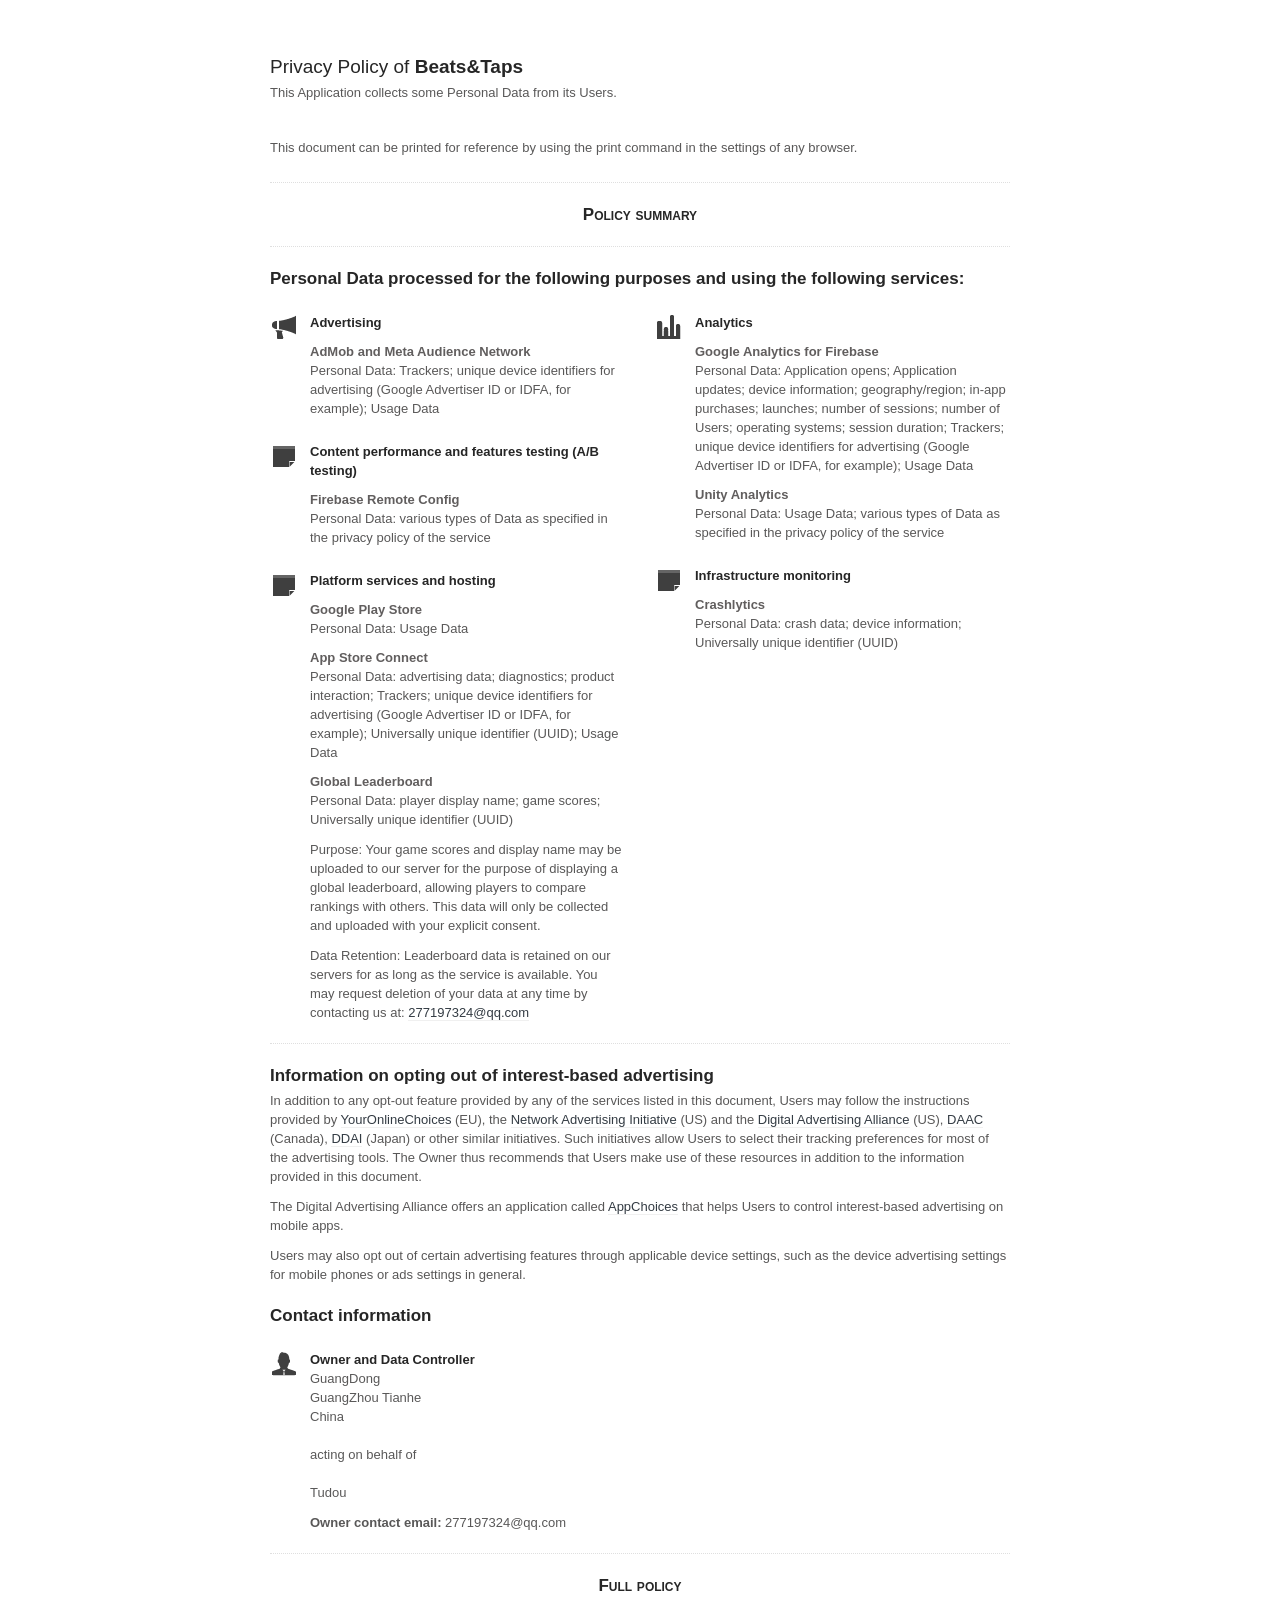
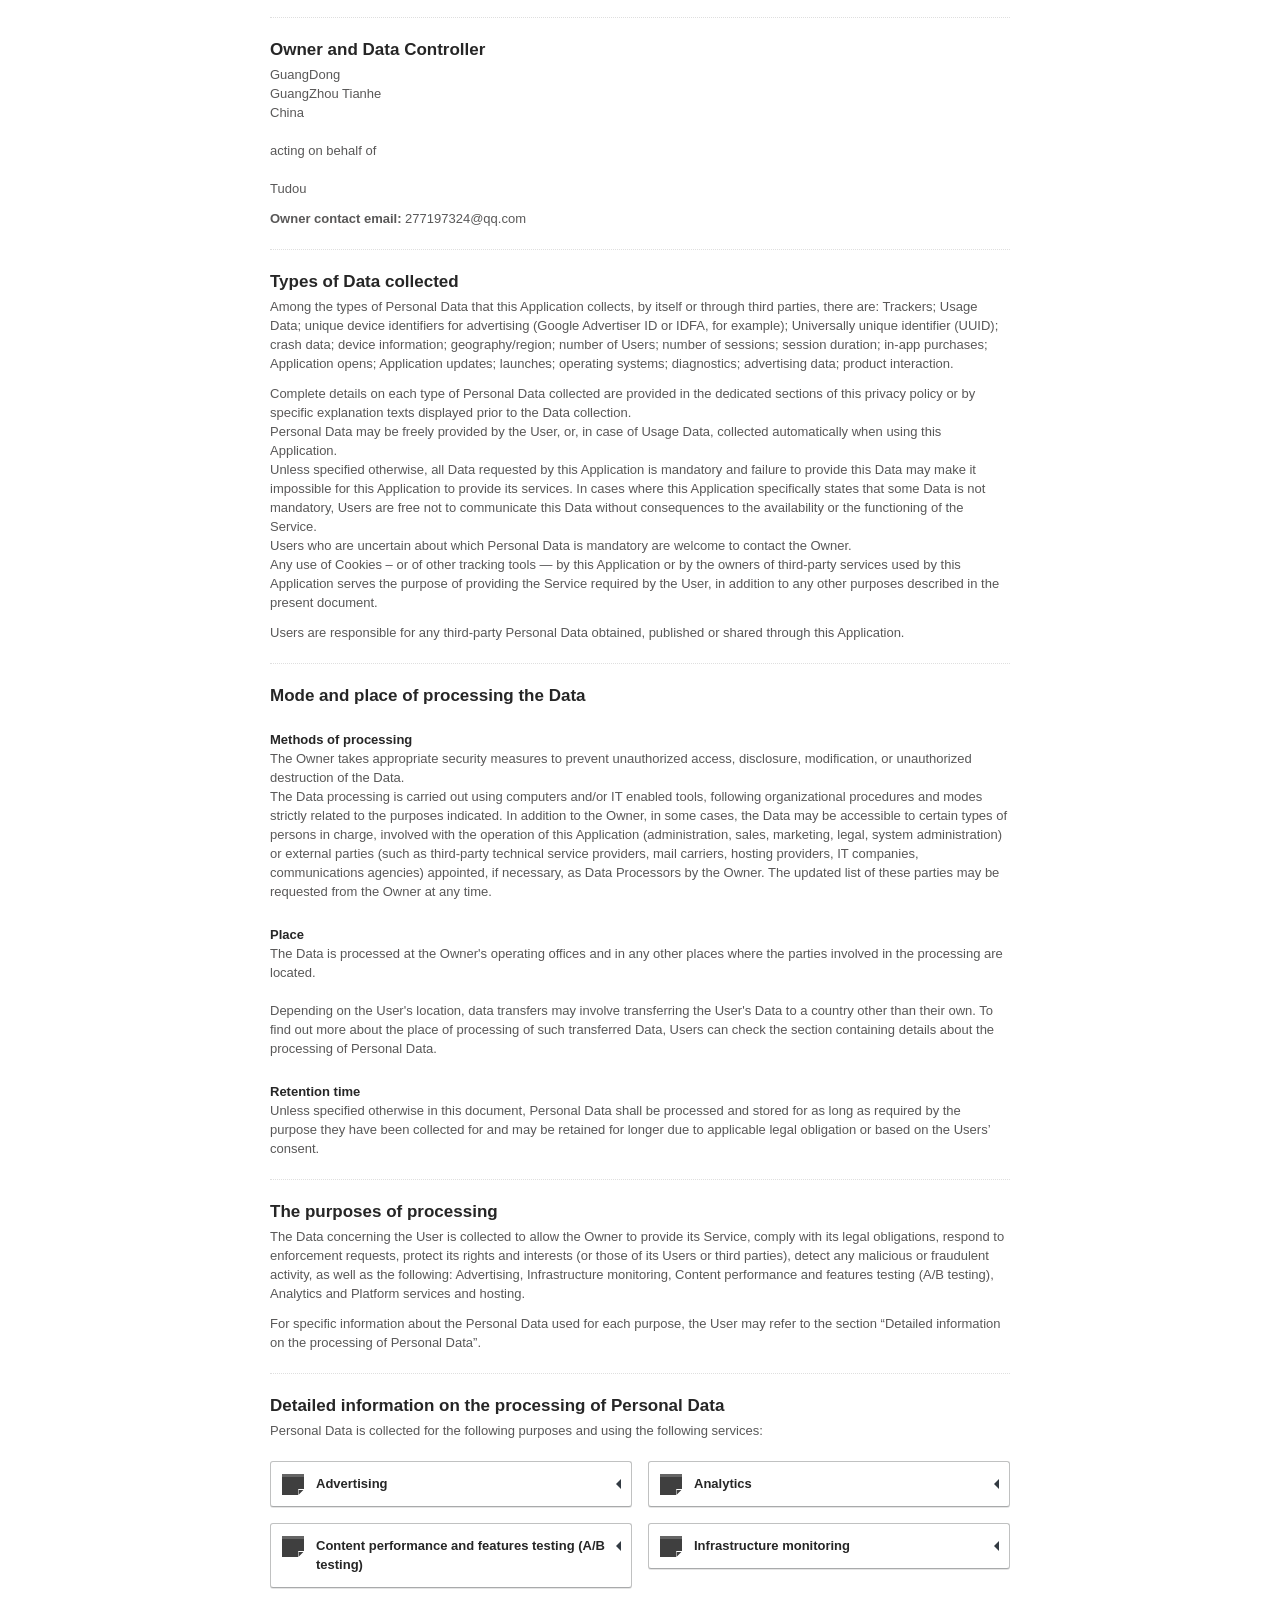
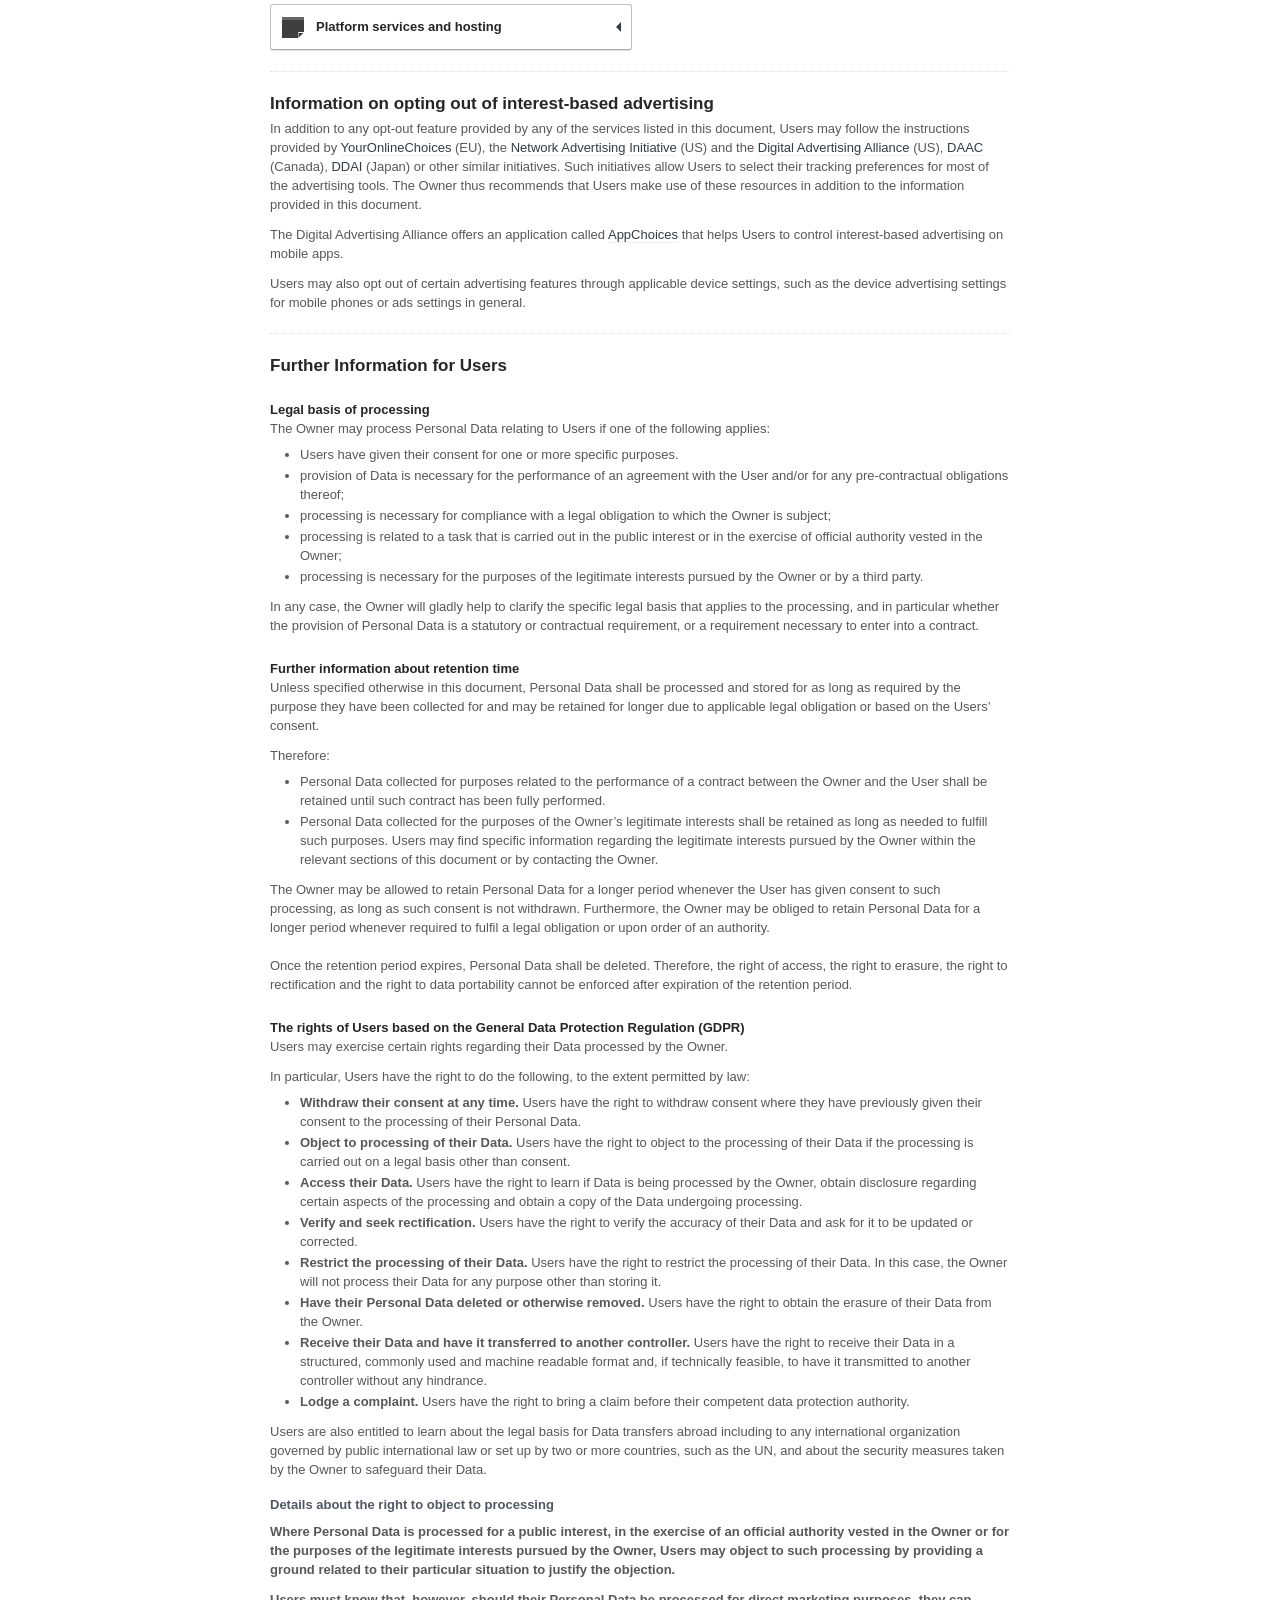
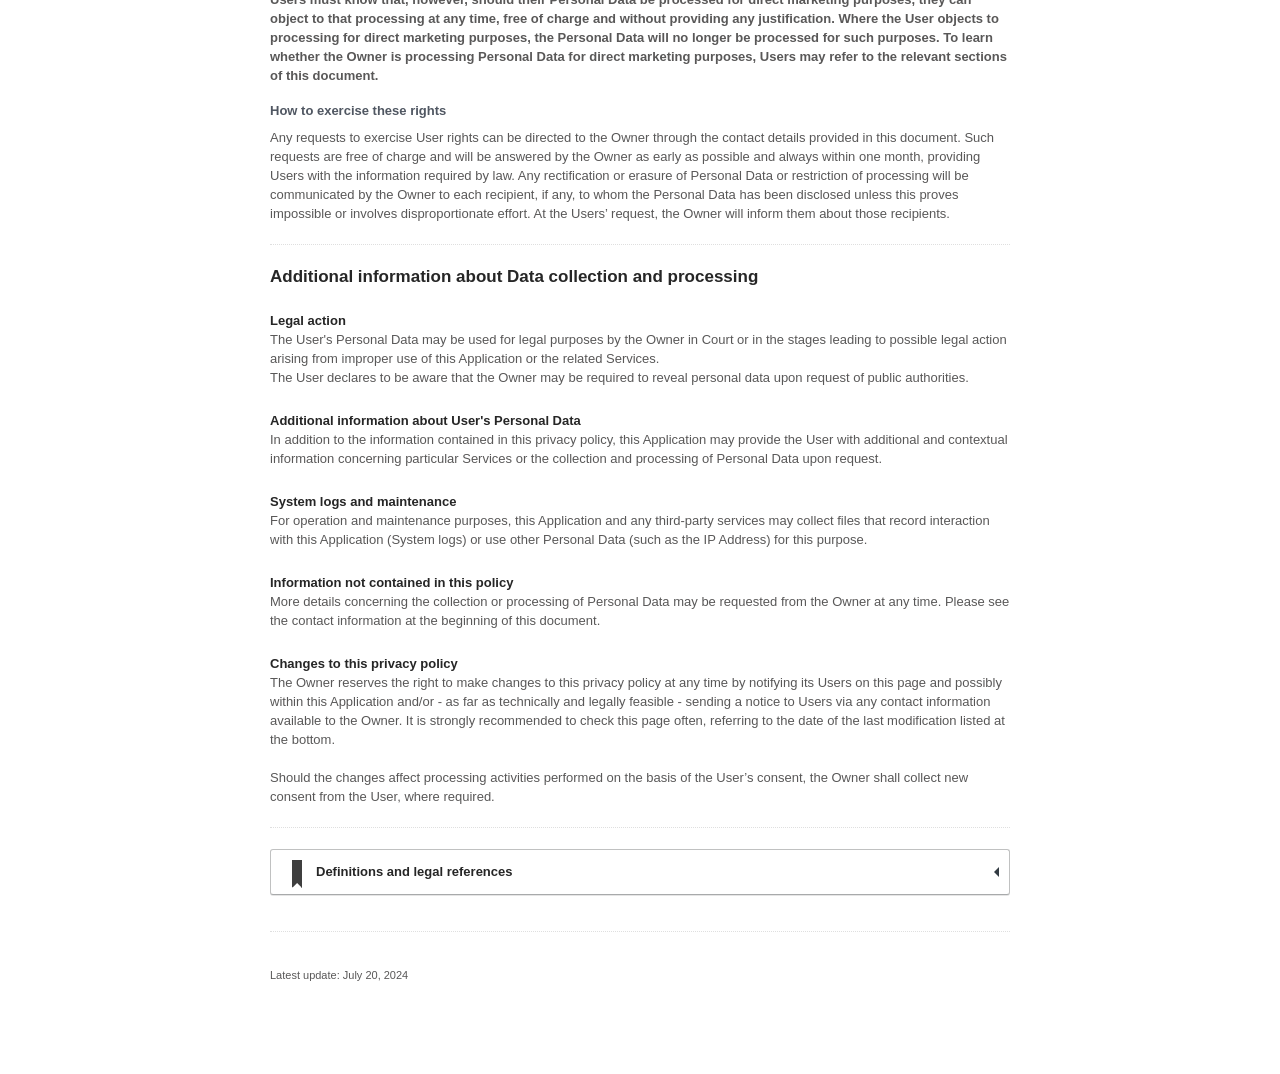
<file: beatstaps.html>
<!DOCTYPE html PUBLIC "-//W3C//DTD HTML 4.01//EN" "http://www.w3.org/TR/html4/strict.dtd">
<!-- saved from url=(0047)https://www.iubenda.com/privacy-policy/64629328 -->
<html id="iubenda_policy" class="iubenda_fixed_policy" lang="en"><head><meta http-equiv="Content-Type" content="text/html; charset=UTF-8">



  <title>Privacy Policy of Beats&Taps</title>

  <meta http-equiv="Content-Language" content="en">
  
  <meta http-equiv="date" content="2023-06-19">
  <meta http-equiv="last-modified" content="2023-11-29">
  <meta itemprop="name" content="Privacy Policy of Beats&Taps">
  <meta itemprop="description" content="This Application collects some Personal Data from its Users.">
  <meta itemprop="image" content="https://www.iubenda.com/seo/assets/default.png">
  <meta name="locale" content="en">
  <meta name="title" content="This Application collects some Personal Data from its Users.">
  <meta name="description" content="This Application collects some Personal Data from its Users.">
  <meta name="image" content="https://www.iubenda.com/seo/assets/default.png">
  <meta name="twitter:card" content="summary">
  <meta name="twitter:title" content="Privacy Policy of Beats&Taps">
  <meta name="twitter:description" content="This Application collects some Personal Data from its Users.">
  <meta name="twitter:site" content="@iubenda">
  <meta name="twitter:image:src" content="https://www.iubenda.com/seo/assets/default.png">
  <meta property="og:title" content="Privacy Policy of Beats&Taps">
  <meta property="og:description" content="This Application collects some Personal Data from its Users.">
  <meta property="og:site_name" content="iubenda">
  <meta property="og:locale" content="en">
  <meta property="og:type" content="website">
  <meta property="fb:app_id" content="190131204371223">
  <!-- <link rel="canonical" href="https://www.iubenda.com/privacy-policy/64629328"> -->

  <meta name="viewport" content="width=device-width">

  <meta name="robots" content="noindex, follow">
  <link rel="stylesheet" href="./Privacy Policy_files/privacy_policy-4731f2156ecf9c2d6e854a701086232c8652d81eb75e2be281816c162dff7230.css">
  <script src="./Privacy Policy_files/privacy_policy-20c4c145e840109997b9c4d4ae844084522846014870a1efad2ddd0277441762.js.下载"></script>

<style type="text/css">#iubenda_policy .close {display: none;}
#iubenda_policy #wbars {   overflow-y: auto;   -webkit-box-shadow: none;   -moz-box-shadow: none;   box-shadow: none;   height: auto; }
#iubenda_policy .iub_container {  margin-top: 30px;  margin-bottom: 30px; }
#iubenda_policy .iub_container > .iub_footer {  -webkit-box-shadow: none;  -moz-box-shadow: none;  box-shadow: none;  -webkit-border-radius: none;  -moz-border-radius: none;  border-radius: none; }
</style></head>
<body class="all-collapsed">
  <script nonce="fe1db3620f664f279f6c52ad669ee191">
//<![CDATA[

    var $body = $('body');

    // Add `all-collapsed` class to body in order to have all the expandable panel collapsed at page load and:
    // 1. avoid the closing animation
    // 2. allow all browsers (Firefox had issue) to scroll to an anchor if provided in the URL (e.g. #manage_cookies)
    // 3. done via JS in order to not have panels collapsed for browsers with disabled JS
    $body.addClass('all-collapsed')
      .on('click', '.expand .expand-click', function () {
        if ($body.hasClass('all-collapsed')) {
          // Remove `all-collapsed` class from the body and set all panels collapsed so toggleClass behaves as expected
          $('.expand-content').hide();
          $('.expand').addClass('collapsed');
          $body.removeClass('all-collapsed');
        }

        var $this = $(this);
        $this.parents('.expand').toggleClass('collapsed').toggleClass('expanded')
          .children('.expand-content').slideToggle('fast');
        $this.parents('.expand-item').toggleClass('hover');
        $this.children('.icon-17').toggleClass('icon-expand').toggleClass('icon-collapse');
      });

//]]>
</script>
  
  <div id="wbars_all">
    <div class="iub_container iub_base_container">
      <div id="wbars">
        <div class="iub_content legal_pp">


          
<div class="iub_header">

  
  <h1>Privacy Policy of <strong>Beats&Taps</strong></h1>

    <p>This Application collects some Personal Data from its Users.</p><br>
    <br>
    <p>This document can be printed for reference by using the print command in the settings of any browser.</p>


</div> <!-- /header -->



              <div class="simple_pp">

                <div class="one_line_col">

                  <h2 style="text-align: center; font-variant:small-caps;">Policy summary</h2>

                </div> <!-- /one_line_col -->

                



    <h2 id="purposes_data">Personal Data processed for the following purposes and using the following services:</h2>

    <ul class="for_boxes cf">

      <li class="one_line_col">
        <ul class="for_boxes">


            <li>

              <div class="iconed policyicon_purpose_7">

                <h3>Advertising</h3>


                <ul class="unstyled">



                    <li>
                      <h3>AdMob and Meta Audience Network</h3>
                        <p>Personal Data: Trackers; unique device identifiers for advertising (Google Advertiser ID or IDFA, for example); Usage Data</p>
                    </li>

                </ul>

              </div>

            </li>

          
            <li>

              <div class="iconed policyicon_purpose_5">

                <h3>Analytics</h3>


                <ul class="unstyled">



                    <li>
                      <h3>Google Analytics for Firebase</h3>
                        <p>Personal Data: Application opens; Application updates; device information; geography/region; in-app purchases; launches; number of sessions; number of Users; operating systems; session duration; Trackers; unique device identifiers for advertising (Google Advertiser ID or IDFA, for example); Usage Data</p>
                    </li>

                    <li>
                      <h3>Unity Analytics</h3>
                        <p>Personal Data: Usage Data; various types of Data as specified in the privacy policy of the service</p>
                    </li>


                </ul>

              </div>

            </li>

          
            <li>

              <div class="iconed policyicon_purpose_22">

                <h3>Content performance and features testing (A/B testing)</h3>


                <ul class="unstyled">



                    <li>
                      <h3>Firebase Remote Config</h3>
                        <p>Personal Data: various types of Data as specified in the privacy policy of the service</p>
                    </li>


                </ul>

              </div>

            </li>

          
            <li>

              <div class="iconed policyicon_purpose_30">

                <h3>Infrastructure monitoring</h3>


                <ul class="unstyled">



                    <li>
                      <h3>Crashlytics</h3>
                        <p>Personal Data: crash data; device information; Universally unique identifier (UUID)</p>
                    </li>


                </ul>

              </div>

            </li>

          
            <li>

              <div class="iconed policyicon_purpose_46">

                <h3>Platform services and hosting</h3>


                <ul class="unstyled">



                    <li>
                      <h3>Google Play Store</h3>
                        <p>Personal Data: Usage Data</p>
                    </li>

                    <li>
                      <h3>App Store Connect</h3>
                        <p>Personal Data: advertising data; diagnostics; product interaction; Trackers; unique device identifiers for advertising (Google Advertiser ID or IDFA, for example); Universally unique identifier (UUID); Usage Data</p>
                    </li>
                    <li>
                    <h3>Global Leaderboard</h3>
                    <p>Personal Data: player display name; game scores; Universally unique identifier (UUID)</p>
                    <p>Purpose: Your game scores and display name may be uploaded to our server for the purpose of displaying a global leaderboard, allowing players to compare rankings with others. This data will only be collected and uploaded with your explicit consent.</p>
                    <p>Data Retention: Leaderboard data is retained on our servers for as long as the service is available. You may request deletion of your data at any time by contacting us at: <a href="mailto:277197324@qq.com">277197324@qq.com</a></p>
                </li>

                </ul>

              </div>

            </li>

           

        </ul>
      </li>

    </ul>
   

 

  <h2 id="opt_out">Information on opting out of interest-based advertising</h2>
    <p>
  In addition to any opt-out feature provided by any of the services listed in this document, Users may follow the instructions provided by
  <a target="_blank" rel="noopener nofollow" href="http://www.youronlinechoices.com/">YourOnlineChoices</a> (EU),
  the <a target="_blank" rel="noopener nofollow" href="https://thenai.org/about-online-advertising/">Network Advertising Initiative</a> (US) and
  the <a target="_blank" rel="noopener nofollow" href="https://www.aboutads.info/consumers/">Digital Advertising Alliance</a> (US),
  <a target="_blank" rel="noopener nofollow" href="http://youradchoices.ca/understanding-online-advertising">DAAC</a> (Canada),
  <a target="_blank" rel="noopener nofollow" href="http://www.ddai.info/optout">DDAI</a> (Japan)
  or other similar initiatives. Such initiatives allow Users to select their tracking preferences for most of the advertising tools. The Owner thus recommends that Users make use of these resources in addition to the information provided in this document.
</p>

<p>The Digital Advertising Alliance offers an application called <a target="_blank" rel="noopener nofollow" href="https://youradchoices.com/appchoices">AppChoices</a> that helps Users to control interest-based advertising on mobile apps.</p>

<p>Users may also opt out of certain advertising features through applicable device settings, such as the device advertising settings for mobile phones or ads settings in general.</p>




	<h2 id="contact_information">Contact information</h2>
	<ul class="for_boxes cf">
	  <li class="one_line_col">
	    <ul class="for_boxes">
        <li>
          <div class="iconed icon_owner">
            <!-- Owner start -->
            <h3>Owner and Data Controller</h3>
                <p>GuangDong
<br>GuangZhou Tianhe
<br>China
<br>
<br>acting on behalf of
<br>
<br>Tudou</p>
                <p><strong>Owner contact email:</strong> 277197324@qq.com</p>
            <!-- Owner end -->
          </div>
        </li>
	    </ul>
	  </li>
	</ul>


              </div> <!-- /simple_pp -->

              <div class="one_line_col">

                <h2 style="text-align: center; font-variant:small-caps;">Full policy</h2>

              </div> <!-- /one_line_col -->

             
           

          
<div class="one_line_col">
  <h2 id="owner_of_the_data">
    Owner and Data Controller
  </h2>

  <!-- Owner start -->
      <p>GuangDong
<br>GuangZhou Tianhe
<br>China
<br>
<br>acting on behalf of
<br>
<br>Tudou</p>
      <p><strong>Owner contact email:</strong> 277197324@qq.com</p>
  <!-- Owner end -->

</div>


<div class="one_line_col">
  <h2 id="types_of_data">
    Types of Data collected
  </h2>


    <p>
      Among the types of Personal Data that this Application collects, by itself or through third parties, there are:
      Trackers; Usage Data; unique device identifiers for advertising (Google Advertiser ID or IDFA, for example); Universally unique identifier (UUID); crash data; device information; geography/region; number of Users; number of sessions; session duration; in-app purchases; Application opens; Application updates; launches; operating systems; diagnostics; advertising data; product interaction.
    </p>

  <p>Complete details on each type of Personal Data collected are provided in the dedicated sections of this privacy policy or by specific explanation texts displayed prior to the Data collection.<br>Personal Data may be freely provided by the User, or, in case of Usage Data, collected automatically when using this Application.<br>Unless specified otherwise, all Data requested by this Application is mandatory and failure to provide this Data may make it impossible for this Application to provide its services. In cases where this Application specifically states that some Data is not mandatory, Users are free not to communicate this Data without consequences to the availability or the functioning of the Service.<br>Users who are uncertain about which Personal Data is mandatory are welcome to contact the Owner.<br>Any use of Cookies – or of other tracking tools — by this Application or by the owners of third-party services used by this Application serves the purpose of providing the Service required by the User, in addition to any other purposes described in the present document.</p>
  <p>Users are responsible for any third-party Personal Data obtained, published or shared through this Application.</p>
</div>


<div class="one_line_col">
  <h2 id="place_of_processing">Mode and place of processing the Data</h2>
  <h3 class="iub-subheading iub-subheading-legal-mode-processing">
    Methods of processing
  </h3>
  <p>The Owner takes appropriate security measures to prevent unauthorized access, disclosure, modification, or unauthorized destruction of the Data.<br>The Data processing is carried out using computers and/or IT enabled tools, following organizational procedures and modes strictly related to the purposes indicated. In addition to the Owner, in some cases, the Data may be accessible to certain types of persons in charge, involved with the operation of this Application (administration, sales, marketing, legal, system administration) or external parties (such as third-party technical service providers, mail carriers, hosting providers, IT companies, communications agencies) appointed, if necessary, as Data Processors by the Owner. The updated list of these parties may be requested from the Owner at any time.</p>

  <h3 class="iub-subheading iub-subheading-legal-place">
    Place
  </h3>
  <p>The Data is processed at the Owner's operating offices and in any other places where the parties involved in the processing are located.<br><br>
Depending on the User's location, data transfers may involve transferring the User's Data to a country other than their own. To find out more about the place of processing of such transferred Data, Users can check the section containing details about the processing of Personal Data.</p>

  <h3 class="iub-subheading iub-subheading-legal-time">
    Retention time
  </h3>
  <p>Unless specified otherwise in this document, Personal Data shall be processed and stored for as long as required by the purpose they have been collected for and may be retained for longer due to applicable legal obligation or based on the Users’ consent.</p>
</div>



  <div class="one_line_col">
    <h2 id="use_collected_data">The purposes of processing</h2>
      <p>
        The Data concerning the User is collected to allow the Owner to provide its Service, comply with its legal obligations, respond to enforcement requests, protect its rights and interests (or those of its Users or third parties), detect any malicious or fraudulent activity, as well as the following:
        Advertising, Infrastructure monitoring, Content performance and features testing (A/B testing), Analytics and Platform services and hosting.
      </p>
     
    <p>For specific information about the Personal Data used for each purpose, the User may refer to the section “Detailed information on the processing of Personal Data”.</p>
  </div>







<div data-locale="en"></div>


    <div class="one_line_col">
      <h2 id="data_processing_detailed_info">Detailed information on the processing of Personal Data</h2>
      <p>Personal Data is collected for the following purposes and using the following services:</p>
      <ul class="for_boxes">

          <li>
            <details class="box_primary box_10 expand">
              <summary>
                <h3 class=" w_icon_24 policyicon_purpose_11190837 iub-purpose iub-purpose-11190837">
                  Advertising
                </h3>
              </summary>
              <div class="details_body">
                <p>This type of service allows User Data to be utilized for advertising communication purposes. These communications are displayed in the form of banners and other advertisements on this Application, possibly based on User interests.<br>
This does not mean that all Personal Data are used for this purpose. Information and conditions of use are shown below. <br>
Some of the services listed below may use Trackers to identify Users or they may use the behavioral retargeting technique, i.e. displaying ads tailored to the User’s interests and behavior, including those detected outside this Application. For more information, please check the privacy policies of the relevant services.<br>
Services of this kind usually offer the possibility to opt out of such tracking. In addition to any opt-out feature offered by any of the services below, Users may learn more on how to generally opt out of interest-based advertising within the dedicated section "How to opt-out of interest-based advertising" in this document.</p>


                  <!-- Service start -->
                  <h4 class="iub-service iub-service-9598274">AdMob </h4>
                  <div class="wrap">
                    <p>AdMob is an advertising service provided by Google LLC or by Google Ireland Limited, depending on how the Owner manages the Data processing.<br>
<strong>In order to understand Google's use of Data, consult <a href="https://policies.google.com/technologies/partner-sites" target="_blank" rel="noopener">Google's partner policy</a></strong>.</p>
                  </div>

                    <p>Personal Data processed: Trackers; unique device identifiers for advertising (Google Advertiser ID or IDFA, for example); Usage Data.</p>

                  
                  <p>Place of processing:  United States –  <a href="https://business.safety.google/privacy/" target="_blank" rel="noopener noreferrer">Privacy Policy</a> – <a href="https://adssettings.google.com/authenticated" target="_blank" rel="noopener">Opt Out</a>;  Ireland –  <a href="https://business.safety.google/privacy/" target="_blank" rel="noopener noreferrer">Privacy Policy</a>. </p>
                  
                  <!-- Service end -->
                  <!-- Service start -->
                  
                    <p>Personal Data processed: Trackers; Usage Data.</p>

                  
                  <p>Place of processing:  United States –  <a href="https://help.chartboost.com/legal/privacy" target="_blank" rel="noopener noreferrer">Privacy Policy</a>. </p>
                  
                  

                  
                  <!-- Service end -->
              </div>
            </details>
          </li>

          <li>
            <details class="box_primary box_10 expand">
              <summary>
                <h3 class=" w_icon_24 policyicon_purpose_11190874 iub-purpose iub-purpose-11190874">
                  Analytics
                </h3>
              </summary>
              <div class="details_body">
                <p>The services contained in this section enable the Owner to monitor and analyze web traffic and can be used to keep track of User behavior.</p>


                  <!-- Service start -->
                  <h4 class="iub-service iub-service-9598311">Google Analytics for Firebase </h4>
                  <div class="wrap">
                    <p>Google Analytics for Firebase or Firebase Analytics is an analytics service provided by Google LLC or by Google Ireland Limited, depending on how the Owner manages the Data processing.<br>
<strong>In order to understand Google's use of Data, consult <a href="https://www.google.com/policies/privacy/partners/" target="_blank" rel="noopener">Google's partner policy</a></strong>.</p>

<p>Firebase Analytics may share Data with other tools provided by Firebase, such as Crash Reporting, Authentication, Remote Config or Notifications. The User may check this privacy policy to find a detailed explanation about the other tools used by the Owner.</p>

<p>This Application uses identifiers for mobile devices and technologies similar to cookies to run the Firebase Analytics service.</p>

<p>Users may opt-out of certain Firebase features through applicable device settings, such as the device advertising settings for mobile phones or by following the instructions in other Firebase related sections of this privacy policy, if available.</p>
                  </div>

                    <p>Personal Data processed: Application opens; Application updates; device information; geography/region; in-app purchases; launches; number of sessions; number of Users; operating systems; session duration; Trackers; unique device identifiers for advertising (Google Advertiser ID or IDFA, for example); Usage Data.</p>

                  
                  <p>Place of processing:  United States –  <a href="https://policies.google.com/privacy" target="_blank" rel="noopener noreferrer">Privacy Policy</a>;  Ireland –  <a href="https://policies.google.com/privacy" target="_blank" rel="noopener noreferrer">Privacy Policy</a>. </p>
                  
                  

                  
                  <!-- Service end -->
                  <!-- Service start -->
                  <h4 class="iub-service iub-service-9598335">Unity Analytics (Unity Technologies ApS)</h4>
                  <div class="wrap">
                    <p>Unity Analytics is an analytics service provided by Unity Technologies ApS.</p>
                  </div>

                    <p>Personal Data processed: Usage Data; various types of Data as specified in the privacy policy of the service.</p>

                  
                  <p>Place of processing:  Denmark –  <a href="https://unity3d.com/legal/privacy-policy" target="_blank" rel="noopener noreferrer">Privacy Policy</a>. </p>
                  
                  

                  
                  <!-- Service end -->
              </div>
            </details>
          </li>

          <li>
            <details class="box_primary box_10 expand">
              <summary>
                <h3 class=" w_icon_24 policyicon_purpose_11190864 iub-purpose iub-purpose-11190864">
                  Content performance and features testing (A/B testing)
                </h3>
              </summary>
              <div class="details_body">
                <p>The services contained in this section allow the Owner to track and analyze the User response concerning web traffic or behavior regarding changes to the structure, text or any other component of this Application.</p>


                  <!-- Service start -->
                  <h4 class="iub-service iub-service-9598301">Firebase Remote Config </h4>
                  <div class="wrap">
                    <p>Firebase Remote Config is an A/B testing and configuration service provided by Google LLC or by Google Ireland Limited, depending on how the Owner manages the Data processing.</p>
                  </div>

                    <p>Personal Data processed: various types of Data as specified in the privacy policy of the service.</p>

                  
                  <p>Place of processing:  United States –  <a href="https://www.google.com/policies/privacy/" target="_blank" rel="noopener noreferrer">Privacy Policy</a>;  Ireland –  <a href="https://policies.google.com/privacy" target="_blank" rel="noopener noreferrer">Privacy Policy</a>. </p>
                  
                  

                  
                  <!-- Service end -->
              </div>
            </details>
          </li>

          <li>
            <details class="box_primary box_10 expand">
              <summary>
                <h3 class=" w_icon_24 policyicon_purpose_11190841 iub-purpose iub-purpose-11190841">
                  Infrastructure monitoring
                </h3>
              </summary>
              <div class="details_body">
                <p>This type of service allows this Application to monitor the use and behavior of its components so its performance, operation, maintenance and troubleshooting can be improved.<br>
Which Personal Data are processed depends on the characteristics and mode of implementation of these services, whose function is to filter the activities of this Application.</p>


                  <!-- Service start -->
                  <h4 class="iub-service iub-service-9598278">Crashlytics </h4>
                  <div class="wrap">
                    <p>Crashlytics is a monitoring service provided by Google LLC or by Google Ireland Limited, depending on how the Owner manages the Data processing.</p>
                  </div>

                    <p>Personal Data processed: crash data; device information; Universally unique identifier (UUID).</p>

                  
                  <p>Place of processing:  United States –  <a href="https://www.google.com/policies/privacy/" target="_blank" rel="noopener noreferrer">Privacy Policy</a>;  Ireland –  <a href="https://policies.google.com/privacy" target="_blank" rel="noopener noreferrer">Privacy Policy</a>. </p>
                  
                  

                  
                  <!-- Service end -->
              </div>
            </details>
          </li>

          <li>
            <details class="box_primary box_10 expand">
              <summary>
                <h3 class=" w_icon_24 policyicon_purpose_11190880 iub-purpose iub-purpose-11190880">
                  Platform services and hosting
                </h3>
              </summary>
              <div class="details_body">
                <p>These services have the purpose of hosting and running key components of this Application, therefore allowing the provision of this Application from within a unified platform. Such platforms provide a wide range of tools to the Owner  –  e.g. analytics, user registration, commenting, database management, e-commerce, payment processing – that imply the collection and handling of Personal Data. <br>
Some of these services work through geographically distributed servers, making it difficult to determine the actual location where the Personal Data are stored.</p>


                  <!-- Service start -->
                  <h4 class="iub-service iub-service-9598317">Google Play Store </h4>
                  <div class="wrap">
                    <p>This Application is distributed on the Google Play Store, a platform for the distribution of mobile apps, provided by Google LLC or by Google Ireland Limited, depending on how the Owner manages the Data processing.</p>

<p>By virtue of being distributed via this app store, Google collects usage and diagnostics data and share aggregate information with the Owner. Much of this information is processed on an opt-in basis.</p>

<p>Users may opt-out of this analytics feature directly through their device settings. More information on how to manage analysis settings can be found on <a href="https://support.google.com/accounts/answer/6078260" target="_blank" rel="noopener">this page</a>.</p>
                  </div>

                    <p>Personal Data processed: Usage Data.</p>

                  
                  <p>Place of processing:  United States –  <a href="https://policies.google.com/privacy" target="_blank" rel="noopener noreferrer">Privacy Policy</a>;  Ireland –  <a href="https://policies.google.com/privacy" target="_blank" rel="noopener noreferrer">Privacy Policy</a>. </p>
                  
                  

                  
                  <!-- Service end -->
                  <!-- Service start -->
                  <h4 class="iub-service iub-service-9598324">App Store Connect (Apple Inc.)</h4>
                  <div class="wrap">
                    <p>This Application is distributed on Apple's App Store, a platform for the distribution of mobile apps, provided by Apple Inc.</p>

<p>App Store Connect enables the Owner to manage this Application on Apple's App Store. Depending on the configuration, App Store Connect provides the Owner with analytics data on user engagement and app discovery, marketing campaigns, sales, in-app purchases, and payments to measure the performance of this Application.
App Store Connect only collects such data from Users who have agreed to share them with the Owner. Users may find more information on how to opt out via their device settings <a href="https://support.apple.com/en-gb/HT202100" target="_blank" rel="noopener">here</a>.</p>
                  </div>

                    <p>Personal Data processed: advertising data; diagnostics; product interaction; Trackers; unique device identifiers for advertising (Google Advertiser ID or IDFA, for example); Universally unique identifier (UUID); Usage Data.</p>

                  
                  <p>Place of processing:  United States –  <a href="https://www.apple.com/legal/privacy/" target="_blank" rel="noopener noreferrer">Privacy Policy</a>. </p>
                  
                  

                  
                  <!-- Service end -->
              </div>
            </details>
          </li>
      </ul>
    </div>




  <div class="one_line_col">
    <h2 id="opt_out">Information on opting out of interest-based advertising</h2>
      <p>
  In addition to any opt-out feature provided by any of the services listed in this document, Users may follow the instructions provided by
  <a target="_blank" rel="noopener nofollow" href="http://www.youronlinechoices.com/">YourOnlineChoices</a> (EU),
  the <a target="_blank" rel="noopener nofollow" href="https://thenai.org/about-online-advertising/">Network Advertising Initiative</a> (US) and
  the <a target="_blank" rel="noopener nofollow" href="https://www.aboutads.info/consumers/">Digital Advertising Alliance</a> (US),
  <a target="_blank" rel="noopener nofollow" href="http://youradchoices.ca/understanding-online-advertising">DAAC</a> (Canada),
  <a target="_blank" rel="noopener nofollow" href="http://www.ddai.info/optout">DDAI</a> (Japan)
  or other similar initiatives. Such initiatives allow Users to select their tracking preferences for most of the advertising tools. The Owner thus recommends that Users make use of these resources in addition to the information provided in this document.
</p>

<p>The Digital Advertising Alliance offers an application called <a target="_blank" rel="noopener nofollow" href="https://youradchoices.com/appchoices">AppChoices</a> that helps Users to control interest-based advertising on mobile apps.</p>

<p>Users may also opt out of certain advertising features through applicable device settings, such as the device advertising settings for mobile phones or ads settings in general.</p>

  </div>


<div data-locale="en"></div>





    


  <h2 id="cookie_policy_further_information">
    Further Information for Users
      </h2>


  <h3 class="iub-subheading iub-subheading-legal-basis-of-processing">
  Legal basis of processing
</h3>
<p>The Owner may process Personal Data relating to Users if one of the following applies:</p>
<ul>
  <li>Users have given their consent for one or more specific purposes.</li>
  <li>provision of Data is necessary for the performance of an agreement with the User and/or for any pre-contractual obligations thereof;</li>
  <li>processing is necessary for compliance with a legal obligation to which the Owner is subject;</li>
  <li>processing is related to a task that is carried out in the public interest or in the exercise of official authority vested in the Owner;</li>
  <li>processing is necessary for the purposes of the legitimate interests pursued by the Owner or by a third party.</li>
</ul>
<p>In any case, the Owner will gladly help to clarify the specific legal basis that applies to the processing, and in particular whether the provision of Personal Data is a statutory or contractual requirement, or a requirement necessary to enter into a contract. </p>


  <h3 class="iub-subheading iub-subheading-legal-time">
  Further information about retention time
</h3>

<p>Unless specified otherwise in this document, Personal Data shall be processed and stored for as long as required by the purpose they have been collected for and may be retained for longer due to applicable legal obligation or based on the Users’ consent.</p>
<p>Therefore:</p>
<ul>
  <li>Personal Data collected for purposes related to the performance of a contract between the Owner and the User shall be retained until such contract has been fully performed.</li>
  <li>Personal Data collected for the purposes of the Owner’s legitimate interests shall be retained as long as needed to fulfill such purposes. Users may find specific information regarding the legitimate interests pursued by the Owner within the relevant sections of  this document or by contacting the Owner.</li>
</ul>
<p>The Owner may be allowed to retain Personal Data for a longer period whenever the User has given consent to such processing, as long as such consent is not withdrawn. Furthermore, the Owner may be obliged to retain Personal Data for a longer period whenever required to fulfil a legal obligation or upon order of an authority.<br><br>
Once the retention period expires, Personal Data shall be deleted. Therefore, the right of access, the right to erasure, the right to rectification and the right to data portability cannot be enforced after expiration of the retention period.</p>


  <h3 id="rights_subjects">The rights of Users based on the General Data Protection Regulation (GDPR)</h3>
<p>Users may exercise certain rights regarding their Data processed by the Owner.</p>

<p>In particular, Users have the right to do the following, to the extent permitted by law:</p>

<ul>
  <li><strong>Withdraw their consent at any time.</strong> Users have the right to withdraw consent where they have previously given their consent to the processing of their Personal Data.</li>
  <li><strong>Object to processing of their Data.</strong> Users have the right to object to the processing of their Data if the processing is carried out on a legal basis other than consent.</li>
  <li><strong>Access their Data.</strong> Users have the right to learn if Data is being processed by the Owner, obtain disclosure regarding certain aspects of the processing and obtain a copy of the Data undergoing processing.</li>
  <li><strong>Verify and seek rectification.</strong> Users have the right to verify the accuracy of their Data and ask for it to be updated or corrected.</li>
  <li><strong>Restrict the processing of their Data.</strong> Users have the right to restrict the processing of their Data. In this case, the Owner will not process their Data for any purpose other than storing it.
</li>
  <li><strong>Have their Personal Data deleted or otherwise removed.</strong> Users have the right to obtain the erasure of their Data from the Owner.</li>
  <li><strong>Receive their Data and have it transferred to another controller.</strong> Users have the right to receive their Data in a structured, commonly used and machine readable format and, if technically feasible, to have it transmitted to another controller without any hindrance.</li>
  <li><strong>Lodge a complaint.</strong> Users have the right to bring a claim before their competent data protection authority.</li>
</ul>

<p>
  Users are also entitled to learn about the legal basis for Data transfers abroad including to any international organization governed by public international law or set up by two or more countries, such as the UN, and about the security measures taken by the Owner to safeguard their Data.
</p>

<h4 class="iub-subheading iub-subheading-legal-right-to-object">
  Details about the right to object to processing
</h4>
<p><strong>Where Personal Data is processed for a public interest, in the exercise of an official authority vested in the Owner or for the purposes of the legitimate interests pursued by the Owner, Users may object to such processing by providing a ground related to their particular situation to justify the objection.</strong></p>
<p><strong>Users must know that, however, should their Personal Data be processed for direct marketing purposes, they can object to that processing at any time, free of charge and without providing any justification. Where the User objects to processing for direct marketing purposes, the Personal Data will no longer be processed for such purposes. To learn whether the Owner is processing Personal Data for direct marketing purposes, Users may refer to the relevant sections of this document. </strong></p>

<h4 class="iub-subheading iub-subheading-legal-how-to-exercise">
  How to exercise these rights
</h4>

<p>Any requests to exercise User rights can be directed to the Owner through  the contact details provided in this document. Such requests are free of charge and will be answered by the Owner as early as possible and always within one month, providing Users with the information required by law. Any rectification or erasure of Personal Data or restriction of processing will be communicated by the Owner to each recipient, if any, to whom the Personal Data has been disclosed unless this proves impossible or involves disproportionate effort. At the Users’ request, the Owner will inform them about those recipients.</p>


  <div class="one_line_col">
  

  
</div>







<div class="one_line_col">
  <h2 id="further_data_processing_info">Additional information about Data collection and processing</h2>
  <h3 class="iub-subheading iub-subheading-legal-protection">
    Legal action
  </h3>
  <p>The User's Personal Data may be used for legal purposes by the Owner in Court or in the stages leading to possible legal action arising from improper use of this Application or the related Services.<br>The User declares to be aware that the Owner may be required to reveal personal data upon request of public authorities.</p>
  <h3 class="iub-subheading iub-subheading-legal-specific-info">
    Additional information about User's Personal Data
  </h3>
  <p>In addition to the information contained in this privacy policy, this Application may provide the User with additional and contextual information concerning particular Services or the collection and processing of Personal Data upon request.</p>
  <h3 class="iub-subheading iub-subheading-legal-maintenance">
    System logs and maintenance
  </h3>
  <p>For operation and maintenance purposes, this Application and any third-party services may collect files that record interaction with this Application (System logs) or use other Personal Data (such as the IP Address) for this purpose.</p>
  <h3 class="iub-subheading iub-subheading-legal-information-not-contained">
    Information not contained in this policy
  </h3>
  <p>More details concerning the collection or processing of Personal Data may be requested from the Owner at any time. Please see the contact information at the beginning of this document.</p>

  <h3 class="iub-subheading iub-subheading-legal-changes-to-this-privacy-policy">
    Changes to this privacy policy
  </h3>
  <p>The Owner reserves the right to make changes to this privacy policy at any time by notifying its Users on this page and possibly within this Application and/or - as far as technically and legally feasible - sending a notice to Users via any contact information available to the Owner. It is strongly recommended to check this page often, referring to the date of the last modification listed at the bottom. <br><br>
Should the changes affect processing activities performed on the basis of the User’s consent, the Owner shall collect new consent from the User, where required.</p>
</div>


<div class="one_line_col">
  <details class="box_primary box_10 definitions expand">
    <summary>
      <h3 id="definitions_and_legal_references" class="w_icon_24 icon_ribbon">
        Definitions and legal references
      </h3>
    </summary>
    <div class="details_body">
      <h4>
        Personal Data (or Data)
      </h4>
      <p>Any information that directly, indirectly, or in connection with other information — including a personal identification number — allows for the identification or identifiability of a natural person.</p>


      <h4>Usage Data</h4>
      <p>Information collected automatically through this Application (or third-party services employed in this Application), which can include: the IP addresses or domain names of the computers utilized by the Users who use this Application, the URI addresses (Uniform Resource Identifier), the time of the request, the method utilized to submit the request to the server, the size of the file received in response, the numerical code indicating the status of the server's answer (successful outcome, error, etc.), the country of origin, the features of the browser and the operating system utilized by the User, the various time details per visit (e.g., the time spent on each page within the Application) and the details about the path followed within the Application with special reference to the sequence of pages visited, and other parameters about the device operating system and/or the User's IT environment.</p>

      <h4>User</h4>
      <p>The individual using this Application who, unless otherwise specified, coincides with the Data Subject.</p>

      <h4>Data Subject</h4>
      <p>The natural person to whom the Personal Data refers.</p>

      <h4>Data Processor (or Processor)</h4>
      <p>The natural or legal person, public authority, agency or other body which processes Personal Data on behalf of the Controller, as described in this privacy policy.</p>

      <h4>Data Controller (or Owner)</h4>
      <p>The natural or legal person, public authority, agency or other body which, alone or jointly with others, determines the purposes and means of the processing of Personal Data, including the security measures concerning the operation and use of this Application. The Data Controller, unless otherwise specified, is the Owner of this Application.</p>

      <h4>This Application</h4>
      <p>The means by which the Personal Data of the User is collected and processed.</p>

      <h4>Service</h4>
      <p>The service provided by this Application as described in the relative terms (if available) and on this site/application.</p>


        <h4>European Union (or EU)</h4>
        <p>Unless otherwise specified, all references made within this document to the European Union include all current member states to the European Union and the European Economic Area.</p>

            <h4>Cookie</h4>
            <p>Cookies are Trackers consisting of small sets of data stored in the User's browser.</p>

            <h4>Tracker</h4>
            <p>Tracker indicates any technology - e.g Cookies, unique identifiers, web beacons, embedded scripts, e-tags and fingerprinting - that enables the tracking of Users, for example by accessing or storing information on the User’s device.</p>
      <hr>
      <h4>Legal information</h4>
      <p>This privacy policy relates solely to this Application, if not stated otherwise within this document.</p>
    </div>
  </details>
</div>



          
<div class="iub_footer">

  <p>
    Latest update: July 20, 2024
  </p>
  <p>
    
  </p>

  
  

</div> <!-- /footer -->

<script>
  window.tryFunc = function(fName,args){
    if(typeof window[fName]==='function'){
      window[fName](args);
    }else{
      if(args){
        /* default behaviour is link */
        if(args.href){
          /* default link is target='_blank' */
          window.open(args.href)
        }
      }
    }
    return false; /* inhibit default behaviour */
  }
</script>



      </div> <!-- /content -->
    </div> <!-- /wbars -->


  </div> <!-- /container base_container -->
</div> <!-- /wbars_wrapper -->






  <script nonce="fe1db3620f664f279f6c52ad669ee191">
//<![CDATA[

    var privacyPolicy = new PrivacyPolicy({
      id:2545026,
      noBrand:true
    })

    $(document).ready(function() {
      privacyPolicy.start();
    });

//]]>
</script>



</body></html>
</file>
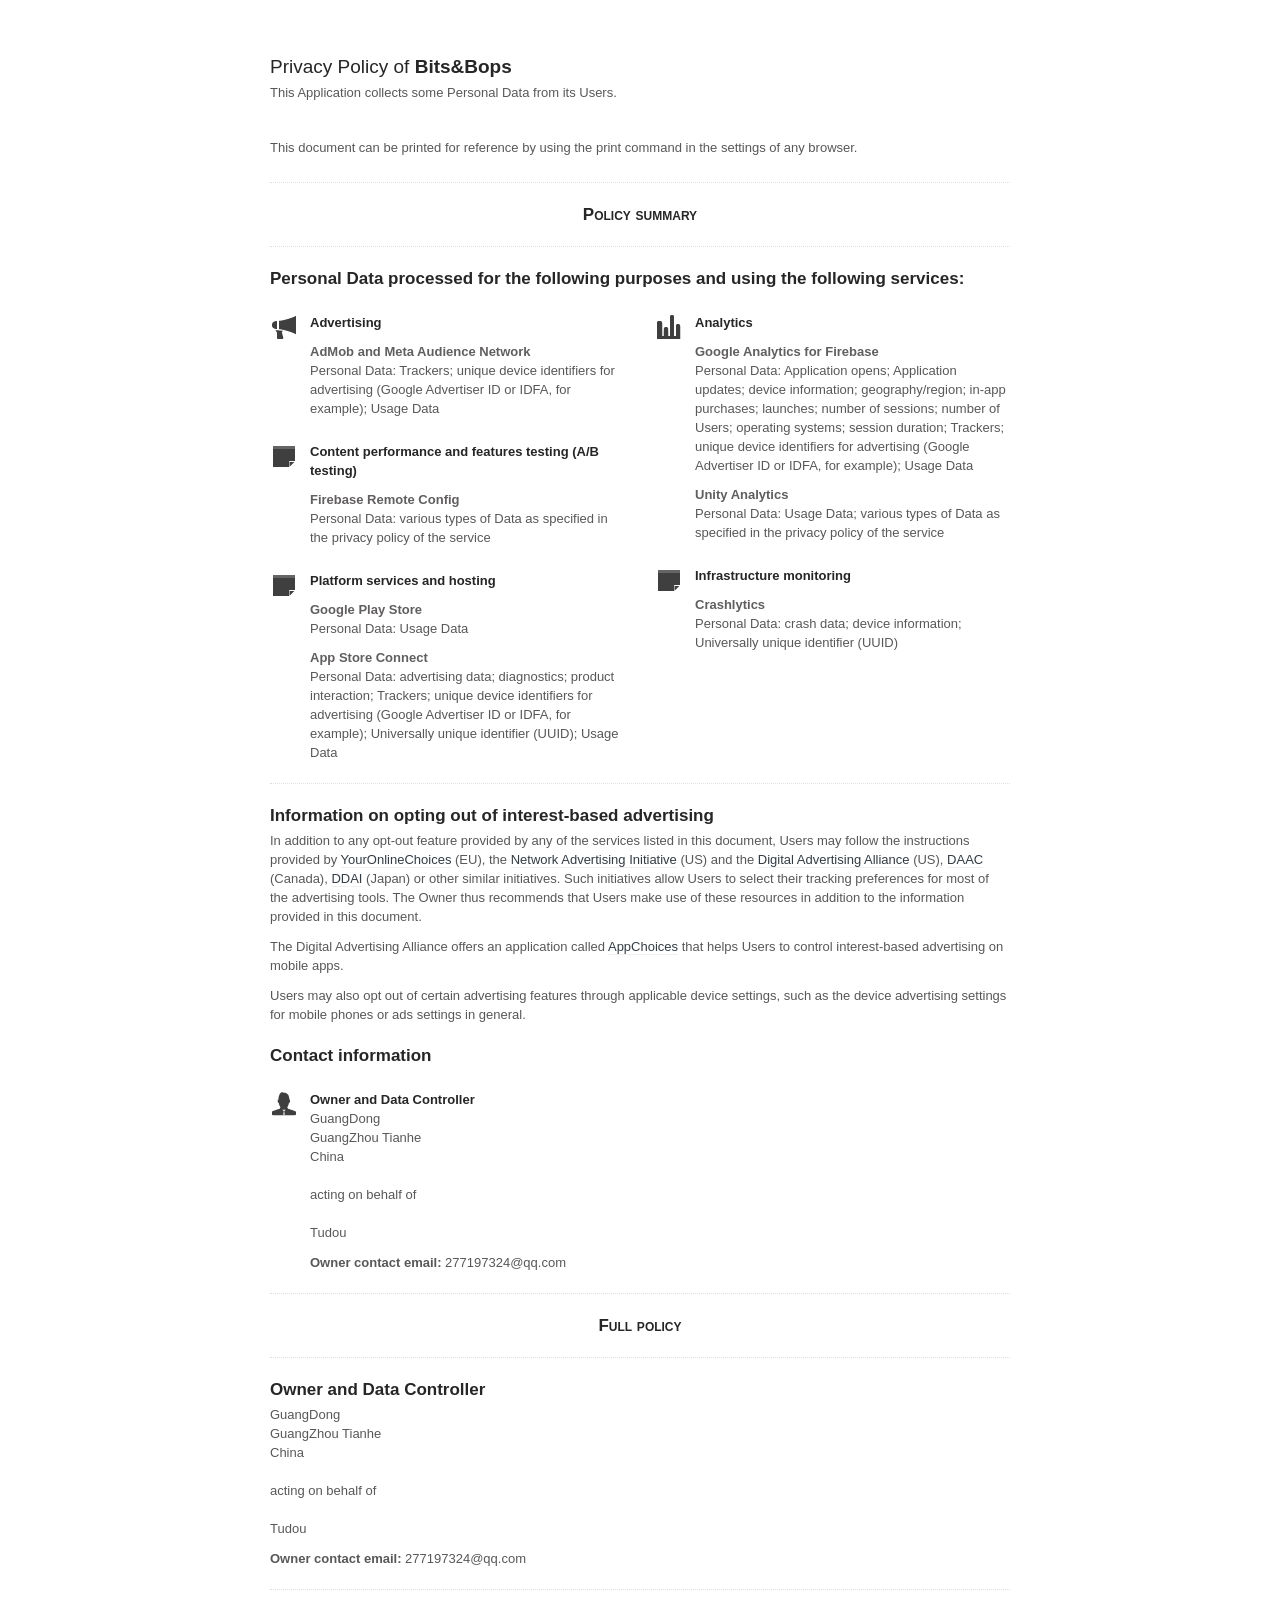
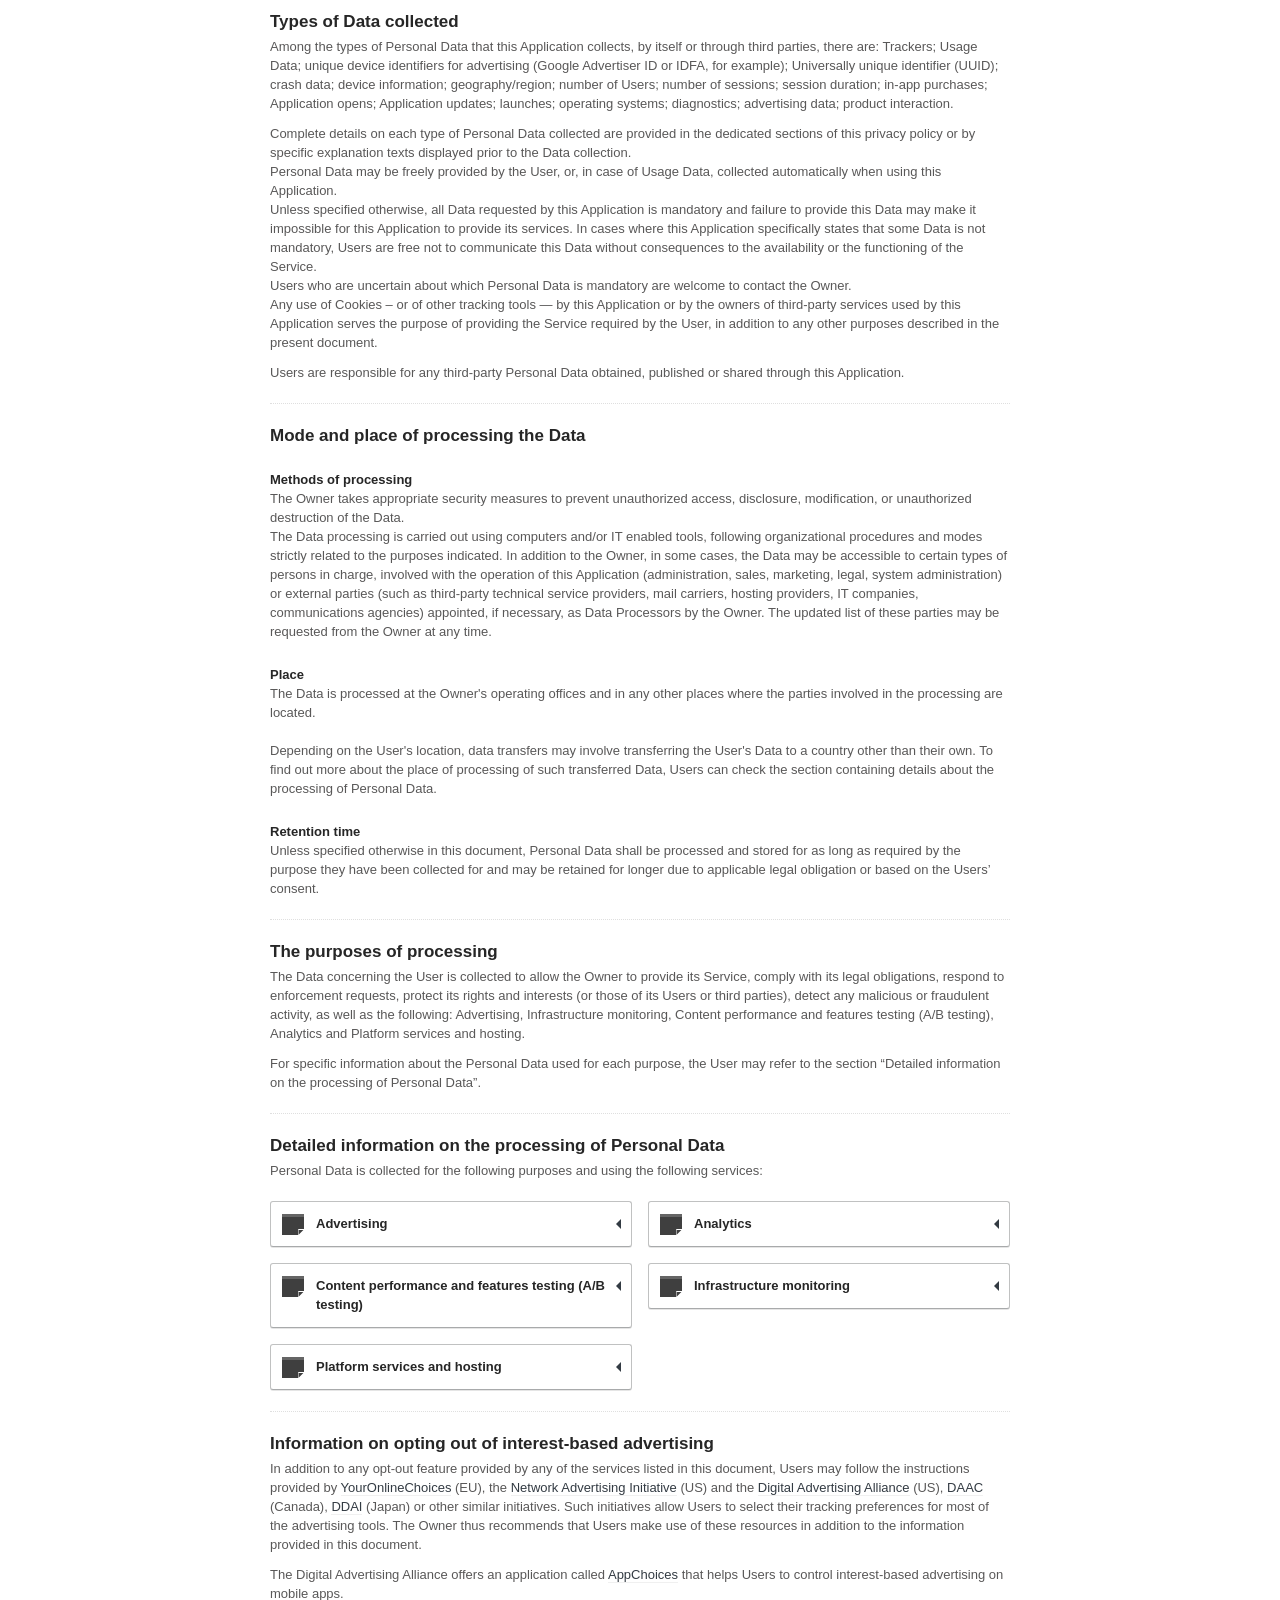
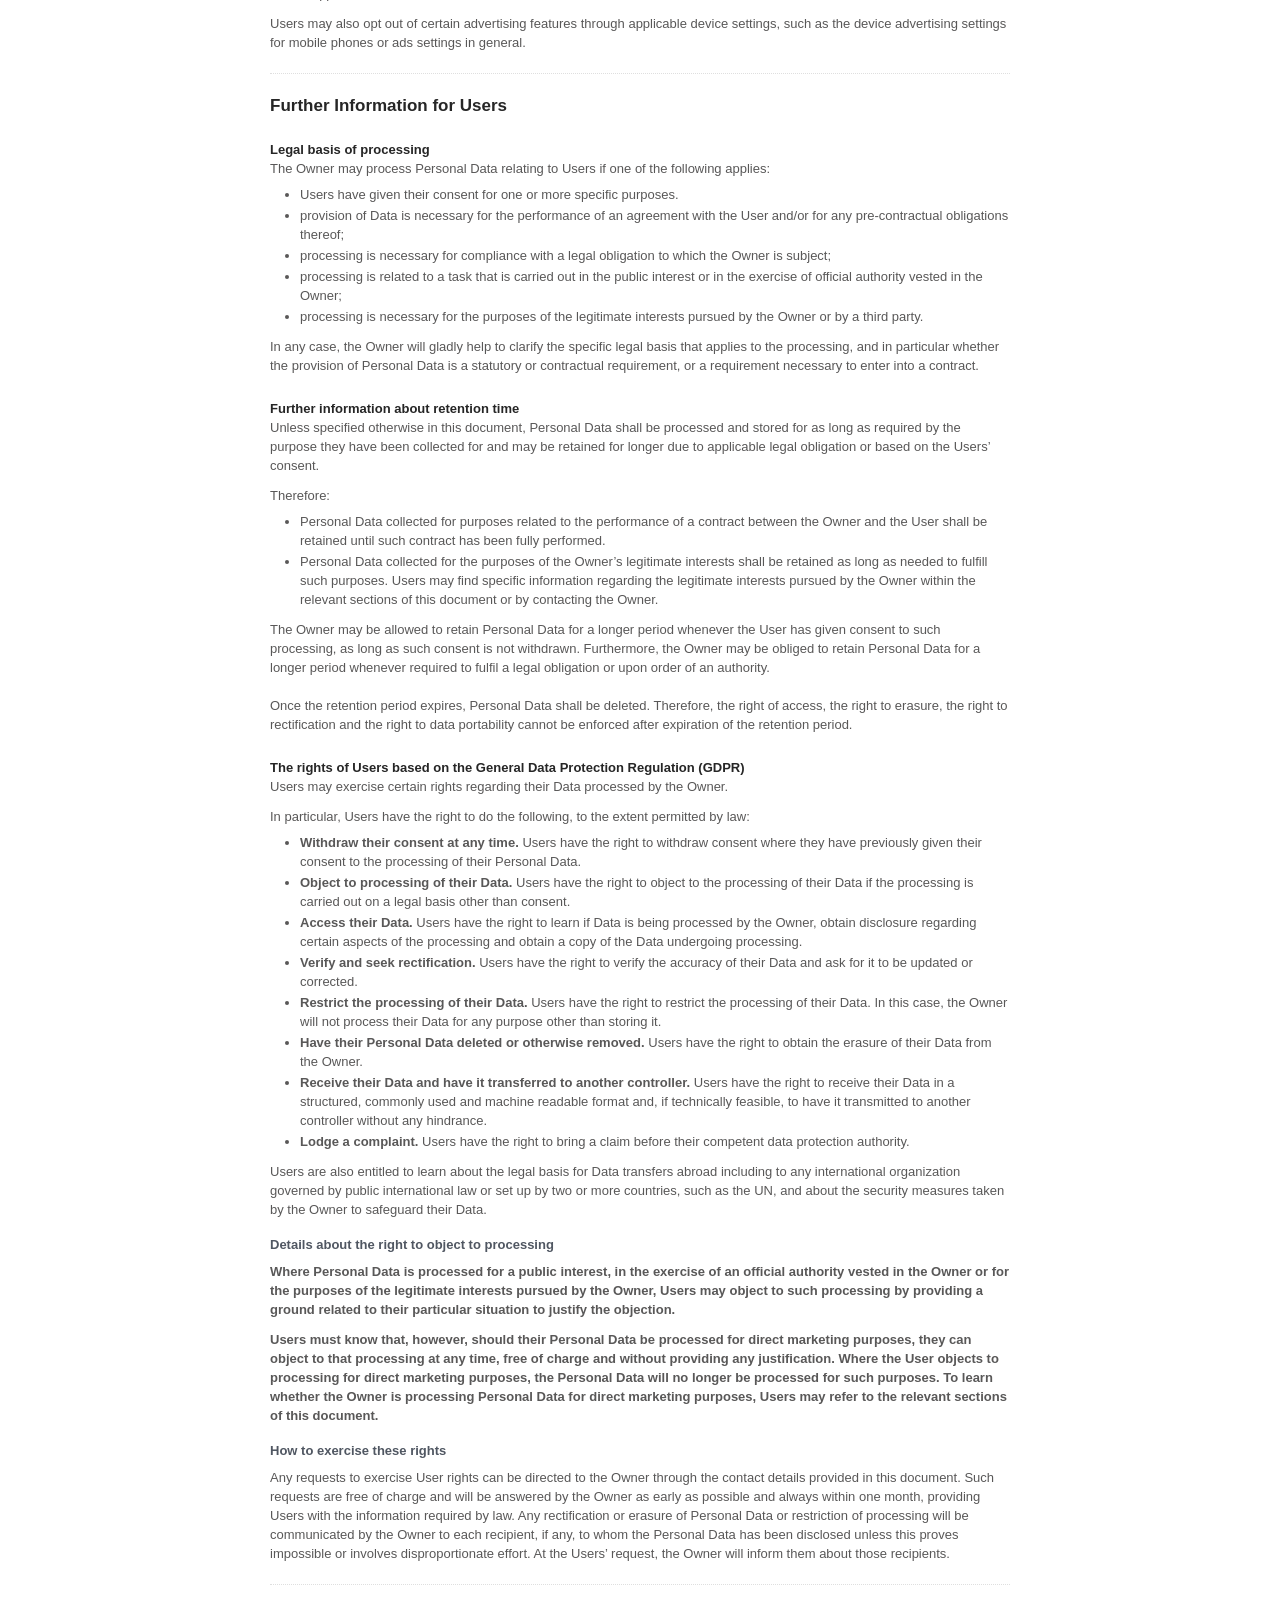
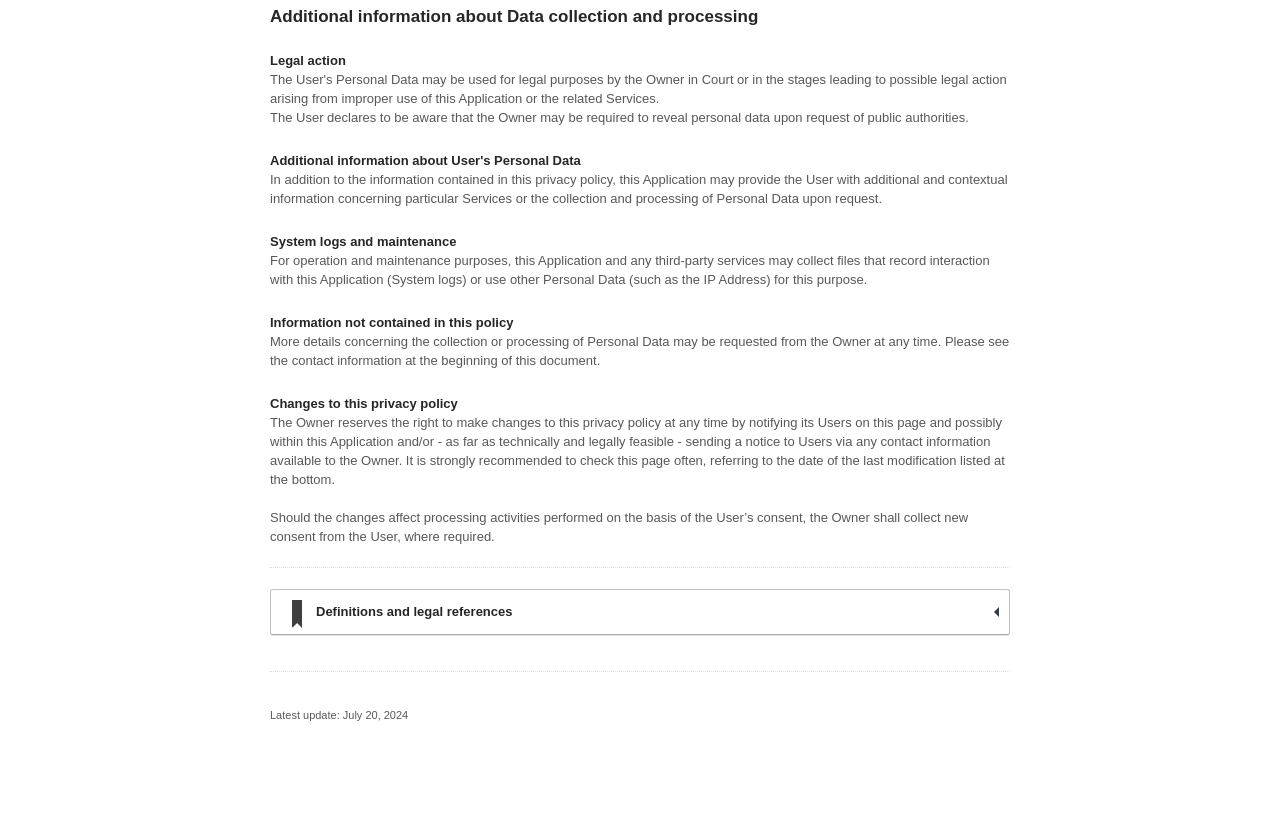
<file: bitsbops.html>
<!DOCTYPE html PUBLIC "-//W3C//DTD HTML 4.01//EN" "http://www.w3.org/TR/html4/strict.dtd">
<!-- saved from url=(0047)https://www.iubenda.com/privacy-policy/64629328 -->
<html id="iubenda_policy" class="iubenda_fixed_policy" lang="en"><head><meta http-equiv="Content-Type" content="text/html; charset=UTF-8">



  <title>Privacy Policy of Bits&Bops</title>

  <meta http-equiv="Content-Language" content="en">
  
  <meta http-equiv="date" content="2023-06-19">
  <meta http-equiv="last-modified" content="2023-11-29">
  <meta itemprop="name" content="Privacy Policy of Bits&Bops">
  <meta itemprop="description" content="This Application collects some Personal Data from its Users.">
  <meta itemprop="image" content="https://www.iubenda.com/seo/assets/default.png">
  <meta name="locale" content="en">
  <meta name="title" content="This Application collects some Personal Data from its Users.">
  <meta name="description" content="This Application collects some Personal Data from its Users.">
  <meta name="image" content="https://www.iubenda.com/seo/assets/default.png">
  <meta name="twitter:card" content="summary">
  <meta name="twitter:title" content="Privacy Policy of Bits&Bops">
  <meta name="twitter:description" content="This Application collects some Personal Data from its Users.">
  <meta name="twitter:site" content="@iubenda">
  <meta name="twitter:image:src" content="https://www.iubenda.com/seo/assets/default.png">
  <meta property="og:title" content="Privacy Policy of Bits&Bops">
  <meta property="og:description" content="This Application collects some Personal Data from its Users.">
  <meta property="og:site_name" content="iubenda">
  <meta property="og:locale" content="en">
  <meta property="og:type" content="website">
  <meta property="fb:app_id" content="190131204371223">
  <!-- <link rel="canonical" href="https://www.iubenda.com/privacy-policy/64629328"> -->

  <meta name="viewport" content="width=device-width">

  <meta name="robots" content="noindex, follow">
  <link rel="stylesheet" href="./Privacy Policy_files/privacy_policy-4731f2156ecf9c2d6e854a701086232c8652d81eb75e2be281816c162dff7230.css">
  <script src="./Privacy Policy_files/privacy_policy-20c4c145e840109997b9c4d4ae844084522846014870a1efad2ddd0277441762.js.下载"></script>

<style type="text/css">#iubenda_policy .close {display: none;}
#iubenda_policy #wbars {   overflow-y: auto;   -webkit-box-shadow: none;   -moz-box-shadow: none;   box-shadow: none;   height: auto; }
#iubenda_policy .iub_container {  margin-top: 30px;  margin-bottom: 30px; }
#iubenda_policy .iub_container > .iub_footer {  -webkit-box-shadow: none;  -moz-box-shadow: none;  box-shadow: none;  -webkit-border-radius: none;  -moz-border-radius: none;  border-radius: none; }
</style></head>
<body class="all-collapsed">
  <script nonce="fe1db3620f664f279f6c52ad669ee191">
//<![CDATA[

    var $body = $('body');

    // Add `all-collapsed` class to body in order to have all the expandable panel collapsed at page load and:
    // 1. avoid the closing animation
    // 2. allow all browsers (Firefox had issue) to scroll to an anchor if provided in the URL (e.g. #manage_cookies)
    // 3. done via JS in order to not have panels collapsed for browsers with disabled JS
    $body.addClass('all-collapsed')
      .on('click', '.expand .expand-click', function () {
        if ($body.hasClass('all-collapsed')) {
          // Remove `all-collapsed` class from the body and set all panels collapsed so toggleClass behaves as expected
          $('.expand-content').hide();
          $('.expand').addClass('collapsed');
          $body.removeClass('all-collapsed');
        }

        var $this = $(this);
        $this.parents('.expand').toggleClass('collapsed').toggleClass('expanded')
          .children('.expand-content').slideToggle('fast');
        $this.parents('.expand-item').toggleClass('hover');
        $this.children('.icon-17').toggleClass('icon-expand').toggleClass('icon-collapse');
      });

//]]>
</script>
  
  <div id="wbars_all">
    <div class="iub_container iub_base_container">
      <div id="wbars">
        <div class="iub_content legal_pp">


          
<div class="iub_header">

  
  <h1>Privacy Policy of <strong>Bits&Bops</strong></h1>

    <p>This Application collects some Personal Data from its Users.</p><br>
    <br>
    <p>This document can be printed for reference by using the print command in the settings of any browser.</p>


</div> <!-- /header -->



              <div class="simple_pp">

                <div class="one_line_col">

                  <h2 style="text-align: center; font-variant:small-caps;">Policy summary</h2>

                </div> <!-- /one_line_col -->

                



    <h2 id="purposes_data">Personal Data processed for the following purposes and using the following services:</h2>

    <ul class="for_boxes cf">

      <li class="one_line_col">
        <ul class="for_boxes">


            <li>

              <div class="iconed policyicon_purpose_7">

                <h3>Advertising</h3>


                <ul class="unstyled">



                    <li>
                      <h3>AdMob and Meta Audience Network</h3>
                        <p>Personal Data: Trackers; unique device identifiers for advertising (Google Advertiser ID or IDFA, for example); Usage Data</p>
                    </li>

                </ul>

              </div>

            </li>

          
            <li>

              <div class="iconed policyicon_purpose_5">

                <h3>Analytics</h3>


                <ul class="unstyled">



                    <li>
                      <h3>Google Analytics for Firebase</h3>
                        <p>Personal Data: Application opens; Application updates; device information; geography/region; in-app purchases; launches; number of sessions; number of Users; operating systems; session duration; Trackers; unique device identifiers for advertising (Google Advertiser ID or IDFA, for example); Usage Data</p>
                    </li>

                    <li>
                      <h3>Unity Analytics</h3>
                        <p>Personal Data: Usage Data; various types of Data as specified in the privacy policy of the service</p>
                    </li>


                </ul>

              </div>

            </li>

          
            <li>

              <div class="iconed policyicon_purpose_22">

                <h3>Content performance and features testing (A/B testing)</h3>


                <ul class="unstyled">



                    <li>
                      <h3>Firebase Remote Config</h3>
                        <p>Personal Data: various types of Data as specified in the privacy policy of the service</p>
                    </li>


                </ul>

              </div>

            </li>

          
            <li>

              <div class="iconed policyicon_purpose_30">

                <h3>Infrastructure monitoring</h3>


                <ul class="unstyled">



                    <li>
                      <h3>Crashlytics</h3>
                        <p>Personal Data: crash data; device information; Universally unique identifier (UUID)</p>
                    </li>


                </ul>

              </div>

            </li>

          
            <li>

              <div class="iconed policyicon_purpose_46">

                <h3>Platform services and hosting</h3>


                <ul class="unstyled">



                    <li>
                      <h3>Google Play Store</h3>
                        <p>Personal Data: Usage Data</p>
                    </li>

                    <li>
                      <h3>App Store Connect</h3>
                        <p>Personal Data: advertising data; diagnostics; product interaction; Trackers; unique device identifiers for advertising (Google Advertiser ID or IDFA, for example); Universally unique identifier (UUID); Usage Data</p>
                    </li>


                </ul>

              </div>

            </li>

           

        </ul>
      </li>

    </ul>
   

 

  <h2 id="opt_out">Information on opting out of interest-based advertising</h2>
    <p>
  In addition to any opt-out feature provided by any of the services listed in this document, Users may follow the instructions provided by
  <a target="_blank" rel="noopener nofollow" href="http://www.youronlinechoices.com/">YourOnlineChoices</a> (EU),
  the <a target="_blank" rel="noopener nofollow" href="https://thenai.org/about-online-advertising/">Network Advertising Initiative</a> (US) and
  the <a target="_blank" rel="noopener nofollow" href="https://www.aboutads.info/consumers/">Digital Advertising Alliance</a> (US),
  <a target="_blank" rel="noopener nofollow" href="http://youradchoices.ca/understanding-online-advertising">DAAC</a> (Canada),
  <a target="_blank" rel="noopener nofollow" href="http://www.ddai.info/optout">DDAI</a> (Japan)
  or other similar initiatives. Such initiatives allow Users to select their tracking preferences for most of the advertising tools. The Owner thus recommends that Users make use of these resources in addition to the information provided in this document.
</p>

<p>The Digital Advertising Alliance offers an application called <a target="_blank" rel="noopener nofollow" href="https://youradchoices.com/appchoices">AppChoices</a> that helps Users to control interest-based advertising on mobile apps.</p>

<p>Users may also opt out of certain advertising features through applicable device settings, such as the device advertising settings for mobile phones or ads settings in general.</p>




	<h2 id="contact_information">Contact information</h2>
	<ul class="for_boxes cf">
	  <li class="one_line_col">
	    <ul class="for_boxes">
        <li>
          <div class="iconed icon_owner">
            <!-- Owner start -->
            <h3>Owner and Data Controller</h3>
                <p>GuangDong
<br>GuangZhou Tianhe
<br>China
<br>
<br>acting on behalf of
<br>
<br>Tudou</p>
                <p><strong>Owner contact email:</strong> 277197324@qq.com</p>
            <!-- Owner end -->
          </div>
        </li>
	    </ul>
	  </li>
	</ul>


              </div> <!-- /simple_pp -->

              <div class="one_line_col">

                <h2 style="text-align: center; font-variant:small-caps;">Full policy</h2>

              </div> <!-- /one_line_col -->

             
           

          
<div class="one_line_col">
  <h2 id="owner_of_the_data">
    Owner and Data Controller
  </h2>

  <!-- Owner start -->
      <p>GuangDong
<br>GuangZhou Tianhe
<br>China
<br>
<br>acting on behalf of
<br>
<br>Tudou</p>
      <p><strong>Owner contact email:</strong> 277197324@qq.com</p>
  <!-- Owner end -->

</div>


<div class="one_line_col">
  <h2 id="types_of_data">
    Types of Data collected
  </h2>


    <p>
      Among the types of Personal Data that this Application collects, by itself or through third parties, there are:
      Trackers; Usage Data; unique device identifiers for advertising (Google Advertiser ID or IDFA, for example); Universally unique identifier (UUID); crash data; device information; geography/region; number of Users; number of sessions; session duration; in-app purchases; Application opens; Application updates; launches; operating systems; diagnostics; advertising data; product interaction.
    </p>

  <p>Complete details on each type of Personal Data collected are provided in the dedicated sections of this privacy policy or by specific explanation texts displayed prior to the Data collection.<br>Personal Data may be freely provided by the User, or, in case of Usage Data, collected automatically when using this Application.<br>Unless specified otherwise, all Data requested by this Application is mandatory and failure to provide this Data may make it impossible for this Application to provide its services. In cases where this Application specifically states that some Data is not mandatory, Users are free not to communicate this Data without consequences to the availability or the functioning of the Service.<br>Users who are uncertain about which Personal Data is mandatory are welcome to contact the Owner.<br>Any use of Cookies – or of other tracking tools — by this Application or by the owners of third-party services used by this Application serves the purpose of providing the Service required by the User, in addition to any other purposes described in the present document.</p>
  <p>Users are responsible for any third-party Personal Data obtained, published or shared through this Application.</p>
</div>


<div class="one_line_col">
  <h2 id="place_of_processing">Mode and place of processing the Data</h2>
  <h3 class="iub-subheading iub-subheading-legal-mode-processing">
    Methods of processing
  </h3>
  <p>The Owner takes appropriate security measures to prevent unauthorized access, disclosure, modification, or unauthorized destruction of the Data.<br>The Data processing is carried out using computers and/or IT enabled tools, following organizational procedures and modes strictly related to the purposes indicated. In addition to the Owner, in some cases, the Data may be accessible to certain types of persons in charge, involved with the operation of this Application (administration, sales, marketing, legal, system administration) or external parties (such as third-party technical service providers, mail carriers, hosting providers, IT companies, communications agencies) appointed, if necessary, as Data Processors by the Owner. The updated list of these parties may be requested from the Owner at any time.</p>

  <h3 class="iub-subheading iub-subheading-legal-place">
    Place
  </h3>
  <p>The Data is processed at the Owner's operating offices and in any other places where the parties involved in the processing are located.<br><br>
Depending on the User's location, data transfers may involve transferring the User's Data to a country other than their own. To find out more about the place of processing of such transferred Data, Users can check the section containing details about the processing of Personal Data.</p>

  <h3 class="iub-subheading iub-subheading-legal-time">
    Retention time
  </h3>
  <p>Unless specified otherwise in this document, Personal Data shall be processed and stored for as long as required by the purpose they have been collected for and may be retained for longer due to applicable legal obligation or based on the Users’ consent.</p>
</div>



  <div class="one_line_col">
    <h2 id="use_collected_data">The purposes of processing</h2>
      <p>
        The Data concerning the User is collected to allow the Owner to provide its Service, comply with its legal obligations, respond to enforcement requests, protect its rights and interests (or those of its Users or third parties), detect any malicious or fraudulent activity, as well as the following:
        Advertising, Infrastructure monitoring, Content performance and features testing (A/B testing), Analytics and Platform services and hosting.
      </p>
     
    <p>For specific information about the Personal Data used for each purpose, the User may refer to the section “Detailed information on the processing of Personal Data”.</p>
  </div>







<div data-locale="en"></div>


    <div class="one_line_col">
      <h2 id="data_processing_detailed_info">Detailed information on the processing of Personal Data</h2>
      <p>Personal Data is collected for the following purposes and using the following services:</p>
      <ul class="for_boxes">

          <li>
            <details class="box_primary box_10 expand">
              <summary>
                <h3 class=" w_icon_24 policyicon_purpose_11190837 iub-purpose iub-purpose-11190837">
                  Advertising
                </h3>
              </summary>
              <div class="details_body">
                <p>This type of service allows User Data to be utilized for advertising communication purposes. These communications are displayed in the form of banners and other advertisements on this Application, possibly based on User interests.<br>
This does not mean that all Personal Data are used for this purpose. Information and conditions of use are shown below. <br>
Some of the services listed below may use Trackers to identify Users or they may use the behavioral retargeting technique, i.e. displaying ads tailored to the User’s interests and behavior, including those detected outside this Application. For more information, please check the privacy policies of the relevant services.<br>
Services of this kind usually offer the possibility to opt out of such tracking. In addition to any opt-out feature offered by any of the services below, Users may learn more on how to generally opt out of interest-based advertising within the dedicated section "How to opt-out of interest-based advertising" in this document.</p>


                  <!-- Service start -->
                  <h4 class="iub-service iub-service-9598274">AdMob </h4>
                  <div class="wrap">
                    <p>AdMob is an advertising service provided by Google LLC or by Google Ireland Limited, depending on how the Owner manages the Data processing.<br>
<strong>In order to understand Google's use of Data, consult <a href="https://policies.google.com/technologies/partner-sites" target="_blank" rel="noopener">Google's partner policy</a></strong>.</p>
                  </div>

                    <p>Personal Data processed: Trackers; unique device identifiers for advertising (Google Advertiser ID or IDFA, for example); Usage Data.</p>

                  
                  <p>Place of processing:  United States –  <a href="https://business.safety.google/privacy/" target="_blank" rel="noopener noreferrer">Privacy Policy</a> – <a href="https://adssettings.google.com/authenticated" target="_blank" rel="noopener">Opt Out</a>;  Ireland –  <a href="https://business.safety.google/privacy/" target="_blank" rel="noopener noreferrer">Privacy Policy</a>. </p>
                  
                  <!-- Service end -->
                  <!-- Service start -->
                  
                    <p>Personal Data processed: Trackers; Usage Data.</p>

                  
                  <p>Place of processing:  United States –  <a href="https://help.chartboost.com/legal/privacy" target="_blank" rel="noopener noreferrer">Privacy Policy</a>. </p>
                  
                  

                  
                  <!-- Service end -->
              </div>
            </details>
          </li>

          <li>
            <details class="box_primary box_10 expand">
              <summary>
                <h3 class=" w_icon_24 policyicon_purpose_11190874 iub-purpose iub-purpose-11190874">
                  Analytics
                </h3>
              </summary>
              <div class="details_body">
                <p>The services contained in this section enable the Owner to monitor and analyze web traffic and can be used to keep track of User behavior.</p>


                  <!-- Service start -->
                  <h4 class="iub-service iub-service-9598311">Google Analytics for Firebase </h4>
                  <div class="wrap">
                    <p>Google Analytics for Firebase or Firebase Analytics is an analytics service provided by Google LLC or by Google Ireland Limited, depending on how the Owner manages the Data processing.<br>
<strong>In order to understand Google's use of Data, consult <a href="https://www.google.com/policies/privacy/partners/" target="_blank" rel="noopener">Google's partner policy</a></strong>.</p>

<p>Firebase Analytics may share Data with other tools provided by Firebase, such as Crash Reporting, Authentication, Remote Config or Notifications. The User may check this privacy policy to find a detailed explanation about the other tools used by the Owner.</p>

<p>This Application uses identifiers for mobile devices and technologies similar to cookies to run the Firebase Analytics service.</p>

<p>Users may opt-out of certain Firebase features through applicable device settings, such as the device advertising settings for mobile phones or by following the instructions in other Firebase related sections of this privacy policy, if available.</p>
                  </div>

                    <p>Personal Data processed: Application opens; Application updates; device information; geography/region; in-app purchases; launches; number of sessions; number of Users; operating systems; session duration; Trackers; unique device identifiers for advertising (Google Advertiser ID or IDFA, for example); Usage Data.</p>

                  
                  <p>Place of processing:  United States –  <a href="https://policies.google.com/privacy" target="_blank" rel="noopener noreferrer">Privacy Policy</a>;  Ireland –  <a href="https://policies.google.com/privacy" target="_blank" rel="noopener noreferrer">Privacy Policy</a>. </p>
                  
                  

                  
                  <!-- Service end -->
                  <!-- Service start -->
                  <h4 class="iub-service iub-service-9598335">Unity Analytics (Unity Technologies ApS)</h4>
                  <div class="wrap">
                    <p>Unity Analytics is an analytics service provided by Unity Technologies ApS.</p>
                  </div>

                    <p>Personal Data processed: Usage Data; various types of Data as specified in the privacy policy of the service.</p>

                  
                  <p>Place of processing:  Denmark –  <a href="https://unity3d.com/legal/privacy-policy" target="_blank" rel="noopener noreferrer">Privacy Policy</a>. </p>
                  
                  

                  
                  <!-- Service end -->
              </div>
            </details>
          </li>

          <li>
            <details class="box_primary box_10 expand">
              <summary>
                <h3 class=" w_icon_24 policyicon_purpose_11190864 iub-purpose iub-purpose-11190864">
                  Content performance and features testing (A/B testing)
                </h3>
              </summary>
              <div class="details_body">
                <p>The services contained in this section allow the Owner to track and analyze the User response concerning web traffic or behavior regarding changes to the structure, text or any other component of this Application.</p>


                  <!-- Service start -->
                  <h4 class="iub-service iub-service-9598301">Firebase Remote Config </h4>
                  <div class="wrap">
                    <p>Firebase Remote Config is an A/B testing and configuration service provided by Google LLC or by Google Ireland Limited, depending on how the Owner manages the Data processing.</p>
                  </div>

                    <p>Personal Data processed: various types of Data as specified in the privacy policy of the service.</p>

                  
                  <p>Place of processing:  United States –  <a href="https://www.google.com/policies/privacy/" target="_blank" rel="noopener noreferrer">Privacy Policy</a>;  Ireland –  <a href="https://policies.google.com/privacy" target="_blank" rel="noopener noreferrer">Privacy Policy</a>. </p>
                  
                  

                  
                  <!-- Service end -->
              </div>
            </details>
          </li>

          <li>
            <details class="box_primary box_10 expand">
              <summary>
                <h3 class=" w_icon_24 policyicon_purpose_11190841 iub-purpose iub-purpose-11190841">
                  Infrastructure monitoring
                </h3>
              </summary>
              <div class="details_body">
                <p>This type of service allows this Application to monitor the use and behavior of its components so its performance, operation, maintenance and troubleshooting can be improved.<br>
Which Personal Data are processed depends on the characteristics and mode of implementation of these services, whose function is to filter the activities of this Application.</p>


                  <!-- Service start -->
                  <h4 class="iub-service iub-service-9598278">Crashlytics </h4>
                  <div class="wrap">
                    <p>Crashlytics is a monitoring service provided by Google LLC or by Google Ireland Limited, depending on how the Owner manages the Data processing.</p>
                  </div>

                    <p>Personal Data processed: crash data; device information; Universally unique identifier (UUID).</p>

                  
                  <p>Place of processing:  United States –  <a href="https://www.google.com/policies/privacy/" target="_blank" rel="noopener noreferrer">Privacy Policy</a>;  Ireland –  <a href="https://policies.google.com/privacy" target="_blank" rel="noopener noreferrer">Privacy Policy</a>. </p>
                  
                  

                  
                  <!-- Service end -->
              </div>
            </details>
          </li>

          <li>
            <details class="box_primary box_10 expand">
              <summary>
                <h3 class=" w_icon_24 policyicon_purpose_11190880 iub-purpose iub-purpose-11190880">
                  Platform services and hosting
                </h3>
              </summary>
              <div class="details_body">
                <p>These services have the purpose of hosting and running key components of this Application, therefore allowing the provision of this Application from within a unified platform. Such platforms provide a wide range of tools to the Owner  –  e.g. analytics, user registration, commenting, database management, e-commerce, payment processing – that imply the collection and handling of Personal Data. <br>
Some of these services work through geographically distributed servers, making it difficult to determine the actual location where the Personal Data are stored.</p>


                  <!-- Service start -->
                  <h4 class="iub-service iub-service-9598317">Google Play Store </h4>
                  <div class="wrap">
                    <p>This Application is distributed on the Google Play Store, a platform for the distribution of mobile apps, provided by Google LLC or by Google Ireland Limited, depending on how the Owner manages the Data processing.</p>

<p>By virtue of being distributed via this app store, Google collects usage and diagnostics data and share aggregate information with the Owner. Much of this information is processed on an opt-in basis.</p>

<p>Users may opt-out of this analytics feature directly through their device settings. More information on how to manage analysis settings can be found on <a href="https://support.google.com/accounts/answer/6078260" target="_blank" rel="noopener">this page</a>.</p>
                  </div>

                    <p>Personal Data processed: Usage Data.</p>

                  
                  <p>Place of processing:  United States –  <a href="https://policies.google.com/privacy" target="_blank" rel="noopener noreferrer">Privacy Policy</a>;  Ireland –  <a href="https://policies.google.com/privacy" target="_blank" rel="noopener noreferrer">Privacy Policy</a>. </p>
                  
                  

                  
                  <!-- Service end -->
                  <!-- Service start -->
                  <h4 class="iub-service iub-service-9598324">App Store Connect (Apple Inc.)</h4>
                  <div class="wrap">
                    <p>This Application is distributed on Apple's App Store, a platform for the distribution of mobile apps, provided by Apple Inc.</p>

<p>App Store Connect enables the Owner to manage this Application on Apple's App Store. Depending on the configuration, App Store Connect provides the Owner with analytics data on user engagement and app discovery, marketing campaigns, sales, in-app purchases, and payments to measure the performance of this Application.
App Store Connect only collects such data from Users who have agreed to share them with the Owner. Users may find more information on how to opt out via their device settings <a href="https://support.apple.com/en-gb/HT202100" target="_blank" rel="noopener">here</a>.</p>
                  </div>

                    <p>Personal Data processed: advertising data; diagnostics; product interaction; Trackers; unique device identifiers for advertising (Google Advertiser ID or IDFA, for example); Universally unique identifier (UUID); Usage Data.</p>

                  
                  <p>Place of processing:  United States –  <a href="https://www.apple.com/legal/privacy/" target="_blank" rel="noopener noreferrer">Privacy Policy</a>. </p>
                  
                  

                  
                  <!-- Service end -->
              </div>
            </details>
          </li>
      </ul>
    </div>




  <div class="one_line_col">
    <h2 id="opt_out">Information on opting out of interest-based advertising</h2>
      <p>
  In addition to any opt-out feature provided by any of the services listed in this document, Users may follow the instructions provided by
  <a target="_blank" rel="noopener nofollow" href="http://www.youronlinechoices.com/">YourOnlineChoices</a> (EU),
  the <a target="_blank" rel="noopener nofollow" href="https://thenai.org/about-online-advertising/">Network Advertising Initiative</a> (US) and
  the <a target="_blank" rel="noopener nofollow" href="https://www.aboutads.info/consumers/">Digital Advertising Alliance</a> (US),
  <a target="_blank" rel="noopener nofollow" href="http://youradchoices.ca/understanding-online-advertising">DAAC</a> (Canada),
  <a target="_blank" rel="noopener nofollow" href="http://www.ddai.info/optout">DDAI</a> (Japan)
  or other similar initiatives. Such initiatives allow Users to select their tracking preferences for most of the advertising tools. The Owner thus recommends that Users make use of these resources in addition to the information provided in this document.
</p>

<p>The Digital Advertising Alliance offers an application called <a target="_blank" rel="noopener nofollow" href="https://youradchoices.com/appchoices">AppChoices</a> that helps Users to control interest-based advertising on mobile apps.</p>

<p>Users may also opt out of certain advertising features through applicable device settings, such as the device advertising settings for mobile phones or ads settings in general.</p>

  </div>


<div data-locale="en"></div>





    


  <h2 id="cookie_policy_further_information">
    Further Information for Users
      </h2>


  <h3 class="iub-subheading iub-subheading-legal-basis-of-processing">
  Legal basis of processing
</h3>
<p>The Owner may process Personal Data relating to Users if one of the following applies:</p>
<ul>
  <li>Users have given their consent for one or more specific purposes.</li>
  <li>provision of Data is necessary for the performance of an agreement with the User and/or for any pre-contractual obligations thereof;</li>
  <li>processing is necessary for compliance with a legal obligation to which the Owner is subject;</li>
  <li>processing is related to a task that is carried out in the public interest or in the exercise of official authority vested in the Owner;</li>
  <li>processing is necessary for the purposes of the legitimate interests pursued by the Owner or by a third party.</li>
</ul>
<p>In any case, the Owner will gladly help to clarify the specific legal basis that applies to the processing, and in particular whether the provision of Personal Data is a statutory or contractual requirement, or a requirement necessary to enter into a contract. </p>


  <h3 class="iub-subheading iub-subheading-legal-time">
  Further information about retention time
</h3>

<p>Unless specified otherwise in this document, Personal Data shall be processed and stored for as long as required by the purpose they have been collected for and may be retained for longer due to applicable legal obligation or based on the Users’ consent.</p>
<p>Therefore:</p>
<ul>
  <li>Personal Data collected for purposes related to the performance of a contract between the Owner and the User shall be retained until such contract has been fully performed.</li>
  <li>Personal Data collected for the purposes of the Owner’s legitimate interests shall be retained as long as needed to fulfill such purposes. Users may find specific information regarding the legitimate interests pursued by the Owner within the relevant sections of  this document or by contacting the Owner.</li>
</ul>
<p>The Owner may be allowed to retain Personal Data for a longer period whenever the User has given consent to such processing, as long as such consent is not withdrawn. Furthermore, the Owner may be obliged to retain Personal Data for a longer period whenever required to fulfil a legal obligation or upon order of an authority.<br><br>
Once the retention period expires, Personal Data shall be deleted. Therefore, the right of access, the right to erasure, the right to rectification and the right to data portability cannot be enforced after expiration of the retention period.</p>


  <h3 id="rights_subjects">The rights of Users based on the General Data Protection Regulation (GDPR)</h3>
<p>Users may exercise certain rights regarding their Data processed by the Owner.</p>

<p>In particular, Users have the right to do the following, to the extent permitted by law:</p>

<ul>
  <li><strong>Withdraw their consent at any time.</strong> Users have the right to withdraw consent where they have previously given their consent to the processing of their Personal Data.</li>
  <li><strong>Object to processing of their Data.</strong> Users have the right to object to the processing of their Data if the processing is carried out on a legal basis other than consent.</li>
  <li><strong>Access their Data.</strong> Users have the right to learn if Data is being processed by the Owner, obtain disclosure regarding certain aspects of the processing and obtain a copy of the Data undergoing processing.</li>
  <li><strong>Verify and seek rectification.</strong> Users have the right to verify the accuracy of their Data and ask for it to be updated or corrected.</li>
  <li><strong>Restrict the processing of their Data.</strong> Users have the right to restrict the processing of their Data. In this case, the Owner will not process their Data for any purpose other than storing it.
</li>
  <li><strong>Have their Personal Data deleted or otherwise removed.</strong> Users have the right to obtain the erasure of their Data from the Owner.</li>
  <li><strong>Receive their Data and have it transferred to another controller.</strong> Users have the right to receive their Data in a structured, commonly used and machine readable format and, if technically feasible, to have it transmitted to another controller without any hindrance.</li>
  <li><strong>Lodge a complaint.</strong> Users have the right to bring a claim before their competent data protection authority.</li>
</ul>

<p>
  Users are also entitled to learn about the legal basis for Data transfers abroad including to any international organization governed by public international law or set up by two or more countries, such as the UN, and about the security measures taken by the Owner to safeguard their Data.
</p>

<h4 class="iub-subheading iub-subheading-legal-right-to-object">
  Details about the right to object to processing
</h4>
<p><strong>Where Personal Data is processed for a public interest, in the exercise of an official authority vested in the Owner or for the purposes of the legitimate interests pursued by the Owner, Users may object to such processing by providing a ground related to their particular situation to justify the objection.</strong></p>
<p><strong>Users must know that, however, should their Personal Data be processed for direct marketing purposes, they can object to that processing at any time, free of charge and without providing any justification. Where the User objects to processing for direct marketing purposes, the Personal Data will no longer be processed for such purposes. To learn whether the Owner is processing Personal Data for direct marketing purposes, Users may refer to the relevant sections of this document. </strong></p>

<h4 class="iub-subheading iub-subheading-legal-how-to-exercise">
  How to exercise these rights
</h4>

<p>Any requests to exercise User rights can be directed to the Owner through  the contact details provided in this document. Such requests are free of charge and will be answered by the Owner as early as possible and always within one month, providing Users with the information required by law. Any rectification or erasure of Personal Data or restriction of processing will be communicated by the Owner to each recipient, if any, to whom the Personal Data has been disclosed unless this proves impossible or involves disproportionate effort. At the Users’ request, the Owner will inform them about those recipients.</p>


  <div class="one_line_col">
  

  
</div>







<div class="one_line_col">
  <h2 id="further_data_processing_info">Additional information about Data collection and processing</h2>
  <h3 class="iub-subheading iub-subheading-legal-protection">
    Legal action
  </h3>
  <p>The User's Personal Data may be used for legal purposes by the Owner in Court or in the stages leading to possible legal action arising from improper use of this Application or the related Services.<br>The User declares to be aware that the Owner may be required to reveal personal data upon request of public authorities.</p>
  <h3 class="iub-subheading iub-subheading-legal-specific-info">
    Additional information about User's Personal Data
  </h3>
  <p>In addition to the information contained in this privacy policy, this Application may provide the User with additional and contextual information concerning particular Services or the collection and processing of Personal Data upon request.</p>
  <h3 class="iub-subheading iub-subheading-legal-maintenance">
    System logs and maintenance
  </h3>
  <p>For operation and maintenance purposes, this Application and any third-party services may collect files that record interaction with this Application (System logs) or use other Personal Data (such as the IP Address) for this purpose.</p>
  <h3 class="iub-subheading iub-subheading-legal-information-not-contained">
    Information not contained in this policy
  </h3>
  <p>More details concerning the collection or processing of Personal Data may be requested from the Owner at any time. Please see the contact information at the beginning of this document.</p>

  <h3 class="iub-subheading iub-subheading-legal-changes-to-this-privacy-policy">
    Changes to this privacy policy
  </h3>
  <p>The Owner reserves the right to make changes to this privacy policy at any time by notifying its Users on this page and possibly within this Application and/or - as far as technically and legally feasible - sending a notice to Users via any contact information available to the Owner. It is strongly recommended to check this page often, referring to the date of the last modification listed at the bottom. <br><br>
Should the changes affect processing activities performed on the basis of the User’s consent, the Owner shall collect new consent from the User, where required.</p>
</div>


<div class="one_line_col">
  <details class="box_primary box_10 definitions expand">
    <summary>
      <h3 id="definitions_and_legal_references" class="w_icon_24 icon_ribbon">
        Definitions and legal references
      </h3>
    </summary>
    <div class="details_body">
      <h4>
        Personal Data (or Data)
      </h4>
      <p>Any information that directly, indirectly, or in connection with other information — including a personal identification number — allows for the identification or identifiability of a natural person.</p>


      <h4>Usage Data</h4>
      <p>Information collected automatically through this Application (or third-party services employed in this Application), which can include: the IP addresses or domain names of the computers utilized by the Users who use this Application, the URI addresses (Uniform Resource Identifier), the time of the request, the method utilized to submit the request to the server, the size of the file received in response, the numerical code indicating the status of the server's answer (successful outcome, error, etc.), the country of origin, the features of the browser and the operating system utilized by the User, the various time details per visit (e.g., the time spent on each page within the Application) and the details about the path followed within the Application with special reference to the sequence of pages visited, and other parameters about the device operating system and/or the User's IT environment.</p>

      <h4>User</h4>
      <p>The individual using this Application who, unless otherwise specified, coincides with the Data Subject.</p>

      <h4>Data Subject</h4>
      <p>The natural person to whom the Personal Data refers.</p>

      <h4>Data Processor (or Processor)</h4>
      <p>The natural or legal person, public authority, agency or other body which processes Personal Data on behalf of the Controller, as described in this privacy policy.</p>

      <h4>Data Controller (or Owner)</h4>
      <p>The natural or legal person, public authority, agency or other body which, alone or jointly with others, determines the purposes and means of the processing of Personal Data, including the security measures concerning the operation and use of this Application. The Data Controller, unless otherwise specified, is the Owner of this Application.</p>

      <h4>This Application</h4>
      <p>The means by which the Personal Data of the User is collected and processed.</p>

      <h4>Service</h4>
      <p>The service provided by this Application as described in the relative terms (if available) and on this site/application.</p>


        <h4>European Union (or EU)</h4>
        <p>Unless otherwise specified, all references made within this document to the European Union include all current member states to the European Union and the European Economic Area.</p>

            <h4>Cookie</h4>
            <p>Cookies are Trackers consisting of small sets of data stored in the User's browser.</p>

            <h4>Tracker</h4>
            <p>Tracker indicates any technology - e.g Cookies, unique identifiers, web beacons, embedded scripts, e-tags and fingerprinting - that enables the tracking of Users, for example by accessing or storing information on the User’s device.</p>
      <hr>
      <h4>Legal information</h4>
      <p>This privacy policy relates solely to this Application, if not stated otherwise within this document.</p>
    </div>
  </details>
</div>



          
<div class="iub_footer">

  <p>
    Latest update: July 20, 2024
  </p>
  <p>
    
  </p>

  
  

</div> <!-- /footer -->

<script>
  window.tryFunc = function(fName,args){
    if(typeof window[fName]==='function'){
      window[fName](args);
    }else{
      if(args){
        /* default behaviour is link */
        if(args.href){
          /* default link is target='_blank' */
          window.open(args.href)
        }
      }
    }
    return false; /* inhibit default behaviour */
  }
</script>



      </div> <!-- /content -->
    </div> <!-- /wbars -->


  </div> <!-- /container base_container -->
</div> <!-- /wbars_wrapper -->






  <script nonce="fe1db3620f664f279f6c52ad669ee191">
//<![CDATA[

    var privacyPolicy = new PrivacyPolicy({
      id:2545026,
      noBrand:true
    })

    $(document).ready(function() {
      privacyPolicy.start();
    });

//]]>
</script>



</body></html>
</file>
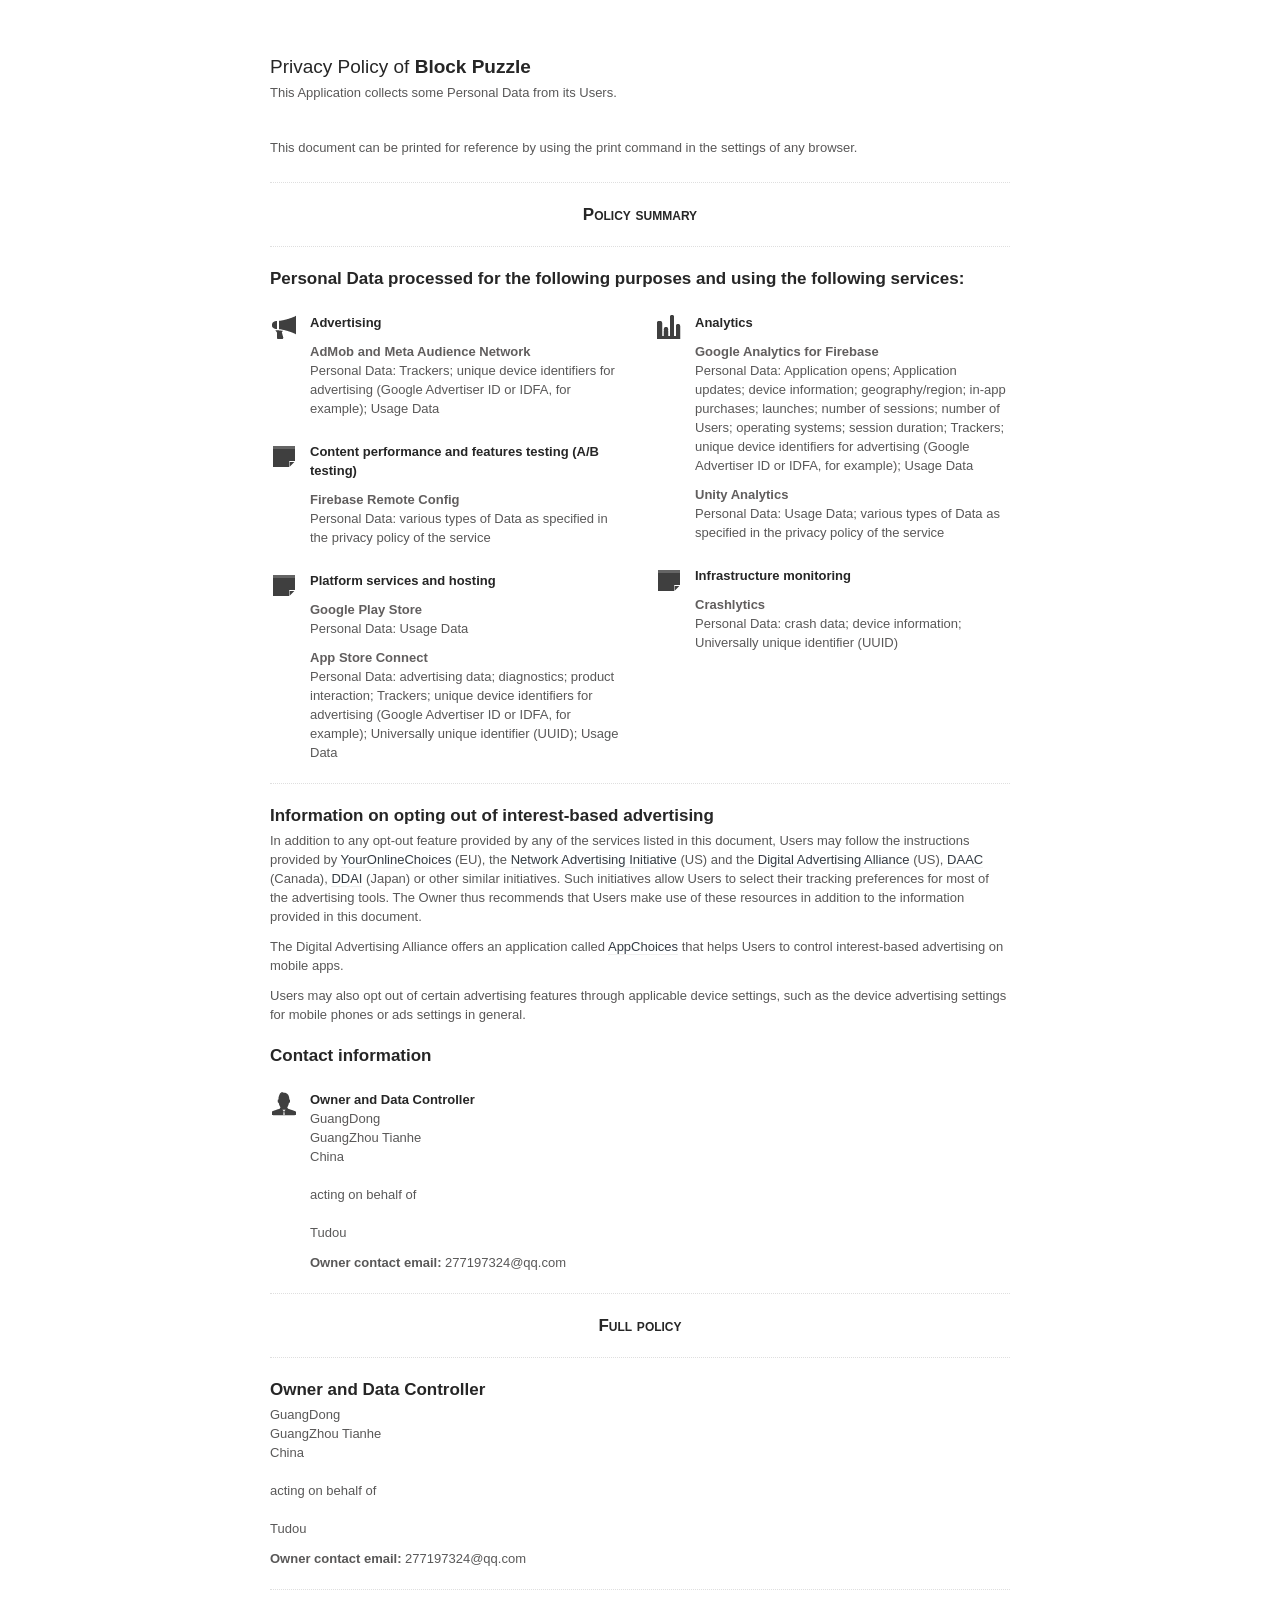
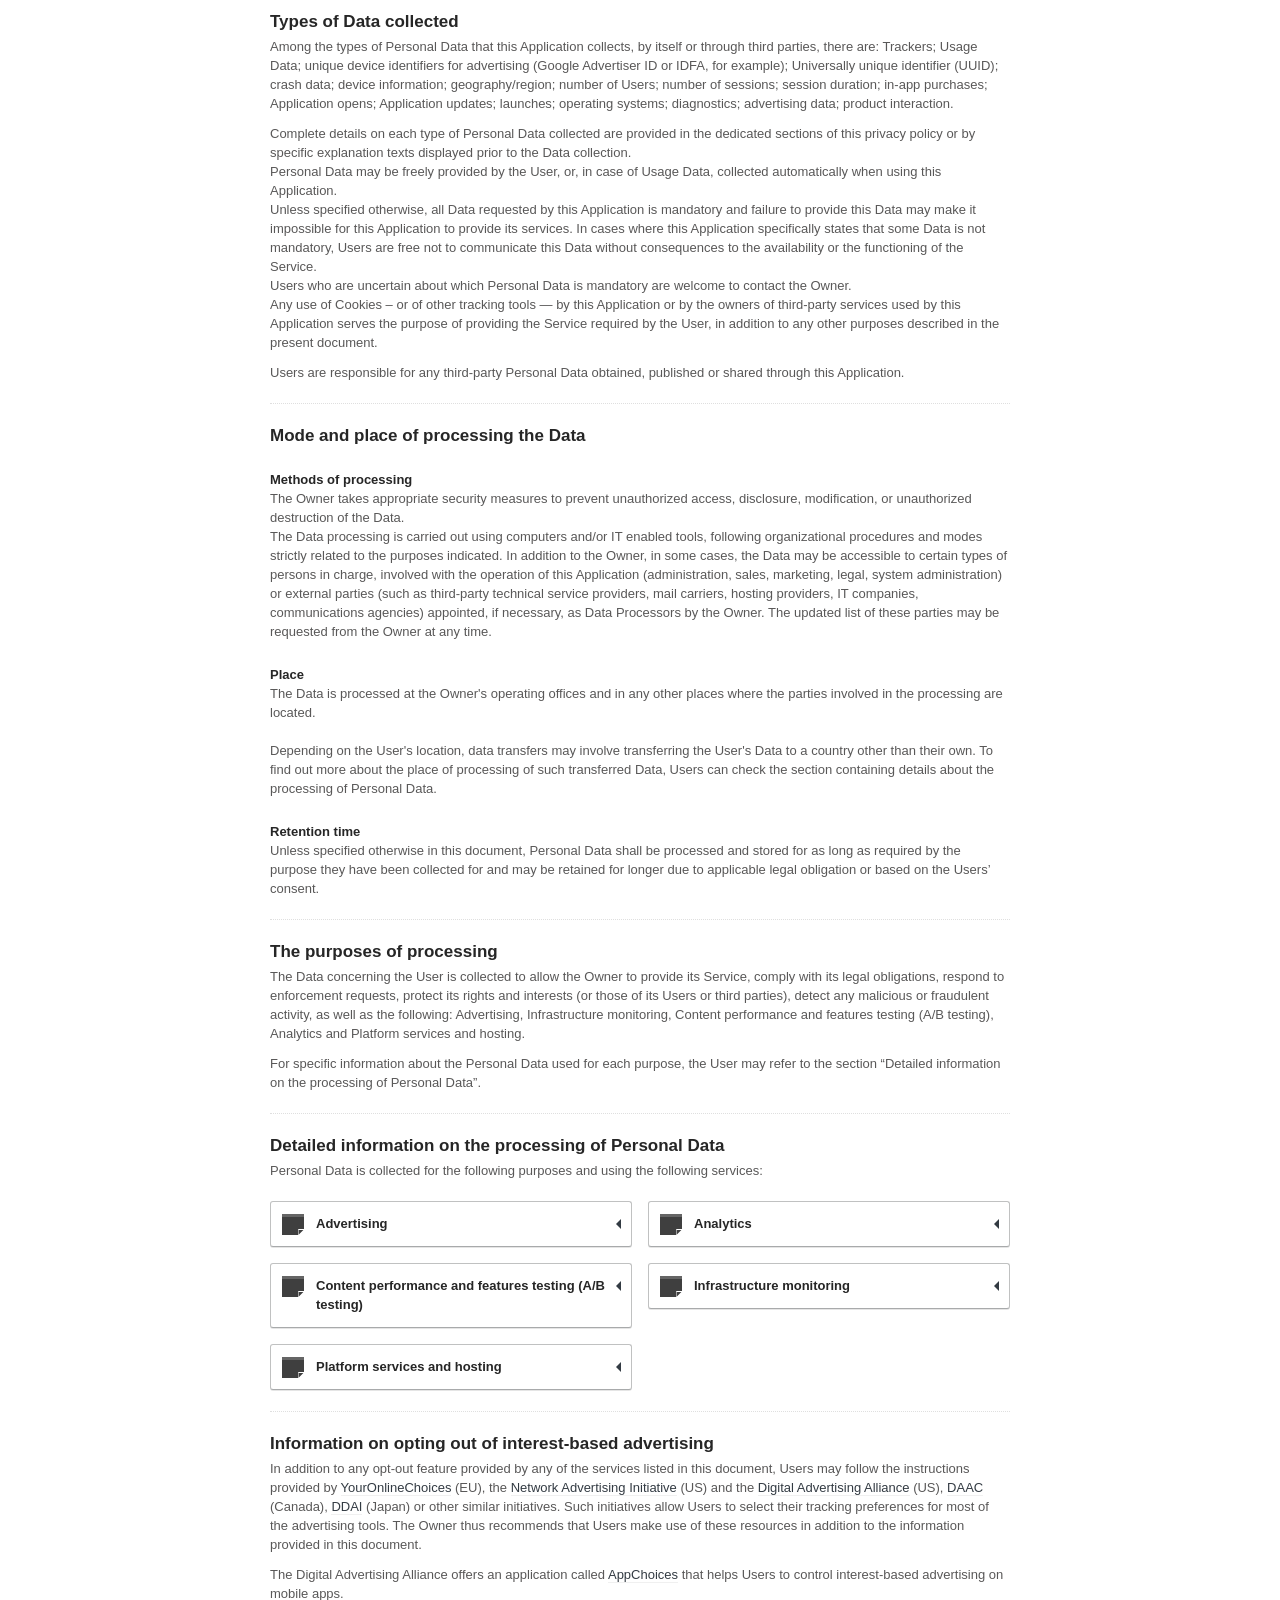
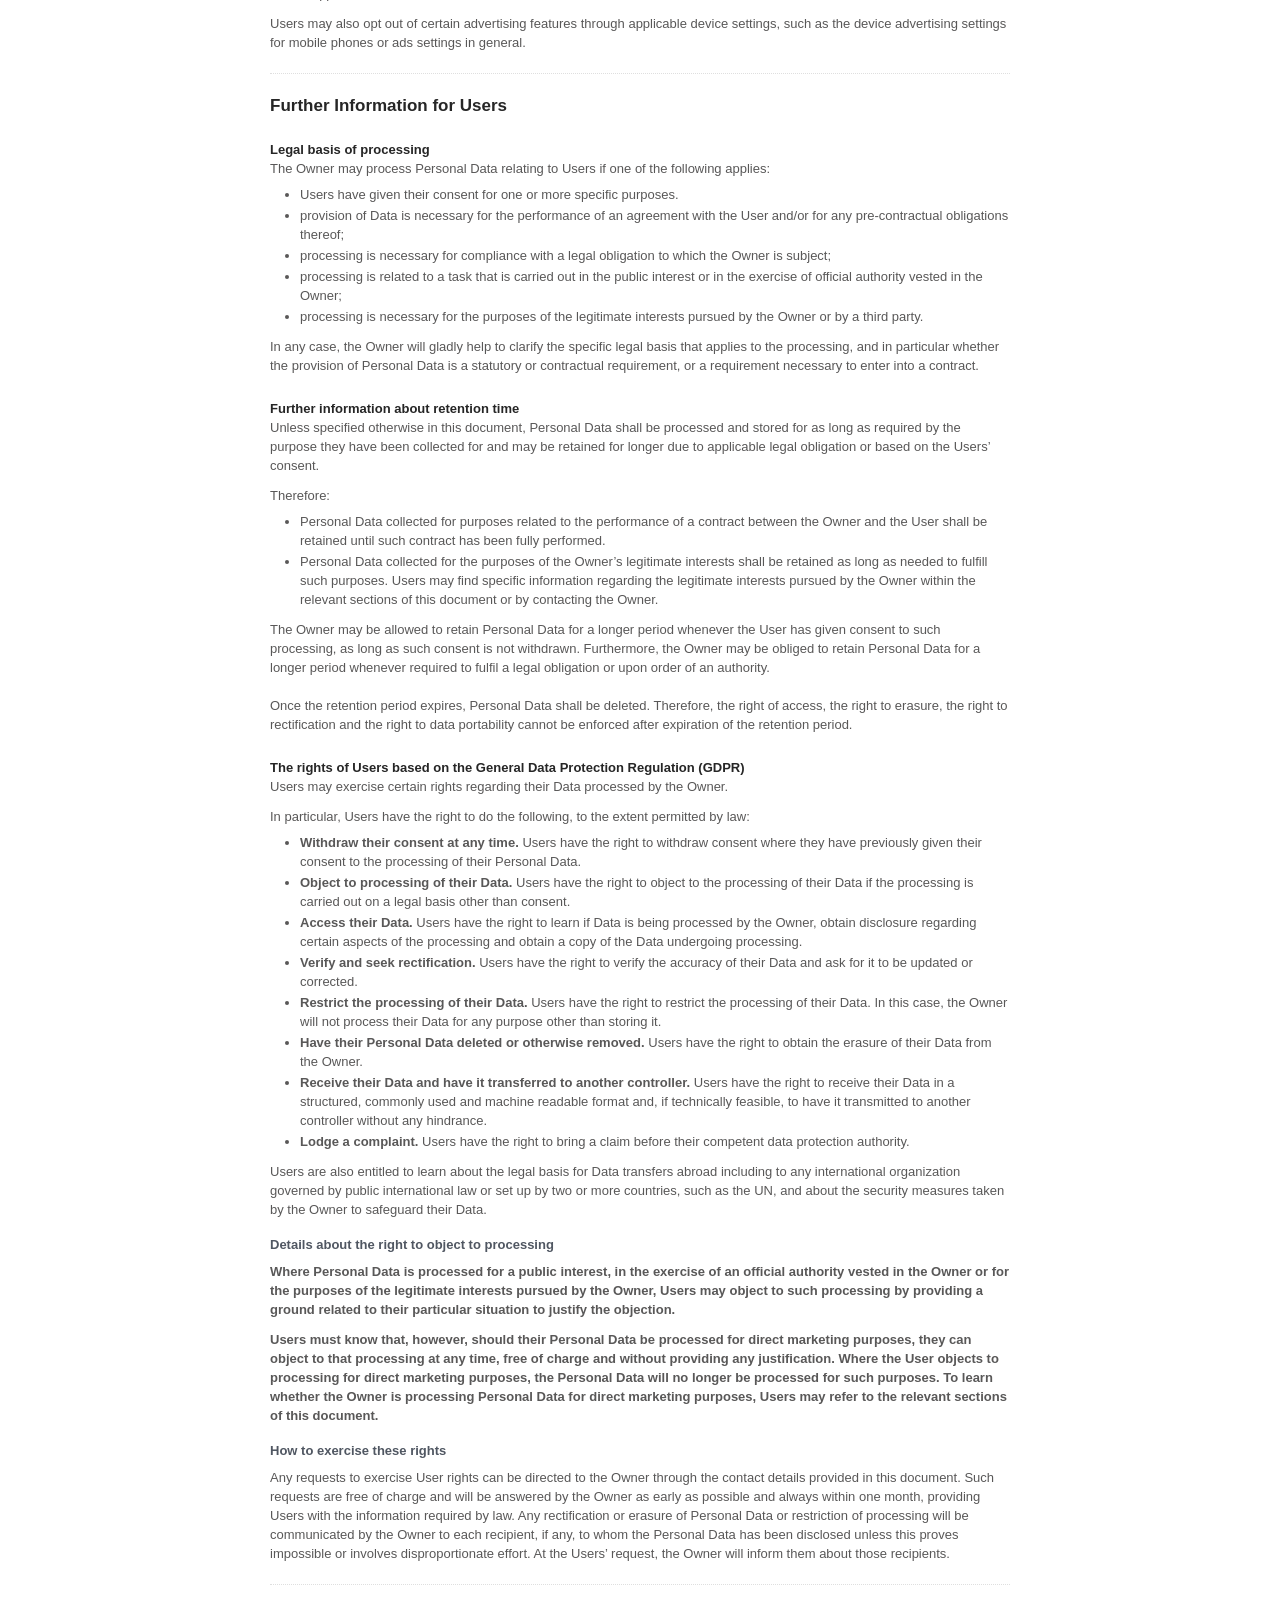
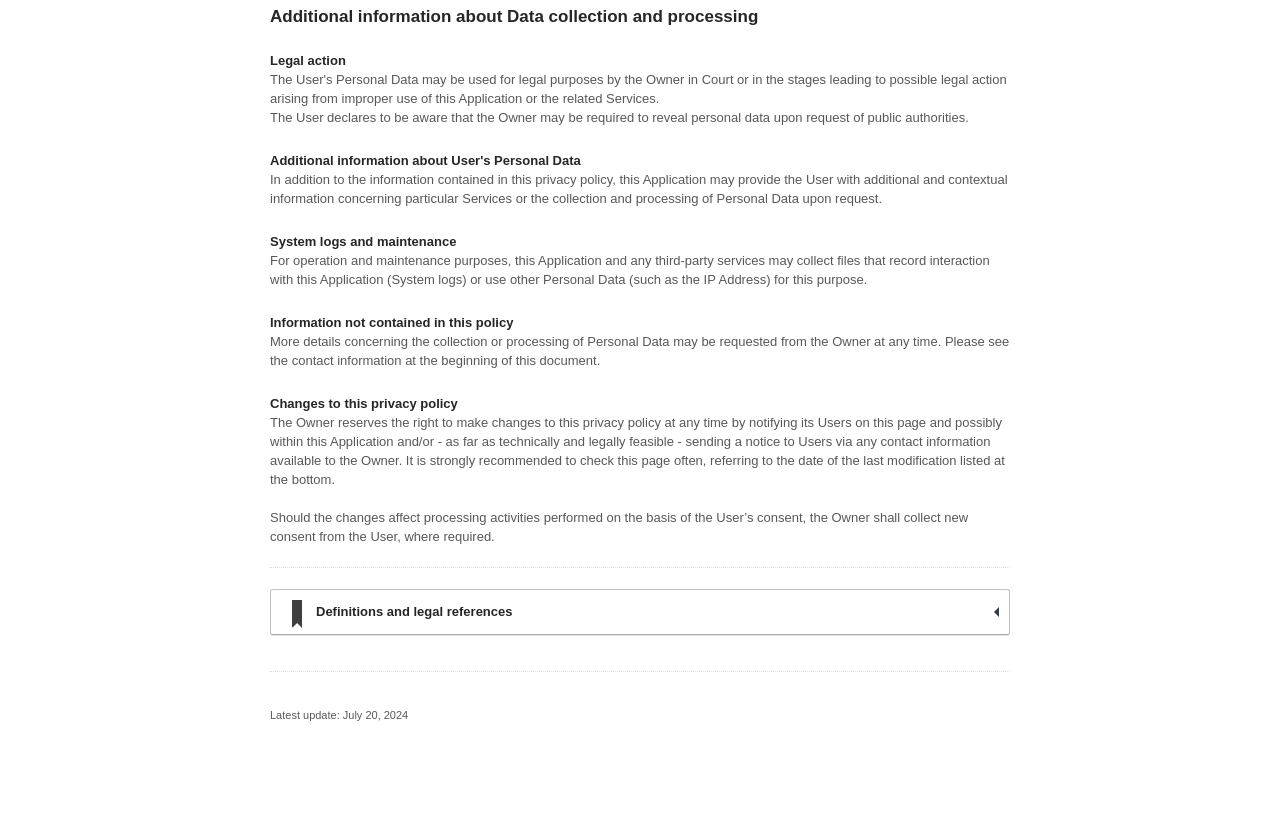
<file: blaster.html>
<!DOCTYPE html PUBLIC "-//W3C//DTD HTML 4.01//EN" "http://www.w3.org/TR/html4/strict.dtd">
<!-- saved from url=(0047)https://www.iubenda.com/privacy-policy/64629328 -->
<html id="iubenda_policy" class="iubenda_fixed_policy" lang="en"><head><meta http-equiv="Content-Type" content="text/html; charset=UTF-8">



  <title>Privacy Policy of Block Puzzle</title>

  <meta http-equiv="Content-Language" content="en">
  
  <meta http-equiv="date" content="2023-06-19">
  <meta http-equiv="last-modified" content="2023-11-29">
  <meta itemprop="name" content="Privacy Policy of Block Puzzle">
  <meta itemprop="description" content="This Application collects some Personal Data from its Users.">
  <meta itemprop="image" content="https://www.iubenda.com/seo/assets/default.png">
  <meta name="locale" content="en">
  <meta name="title" content="This Application collects some Personal Data from its Users.">
  <meta name="description" content="This Application collects some Personal Data from its Users.">
  <meta name="image" content="https://www.iubenda.com/seo/assets/default.png">
  <meta name="twitter:card" content="summary">
  <meta name="twitter:title" content="Privacy Policy of Block Puzzle">
  <meta name="twitter:description" content="This Application collects some Personal Data from its Users.">
  <meta name="twitter:site" content="@iubenda">
  <meta name="twitter:image:src" content="https://www.iubenda.com/seo/assets/default.png">
  <meta property="og:title" content="Privacy Policy of Block Puzzle">
  <meta property="og:description" content="This Application collects some Personal Data from its Users.">
  <meta property="og:site_name" content="iubenda">
  <meta property="og:locale" content="en">
  <meta property="og:type" content="website">
  <meta property="fb:app_id" content="190131204371223">
  <!-- <link rel="canonical" href="https://www.iubenda.com/privacy-policy/64629328"> -->

  <meta name="viewport" content="width=device-width">

  <meta name="robots" content="noindex, follow">
  <link rel="stylesheet" href="./Privacy Policy_files/privacy_policy-4731f2156ecf9c2d6e854a701086232c8652d81eb75e2be281816c162dff7230.css">
  <script src="./Privacy Policy_files/privacy_policy-20c4c145e840109997b9c4d4ae844084522846014870a1efad2ddd0277441762.js.下载"></script>

<style type="text/css">#iubenda_policy .close {display: none;}
#iubenda_policy #wbars {   overflow-y: auto;   -webkit-box-shadow: none;   -moz-box-shadow: none;   box-shadow: none;   height: auto; }
#iubenda_policy .iub_container {  margin-top: 30px;  margin-bottom: 30px; }
#iubenda_policy .iub_container > .iub_footer {  -webkit-box-shadow: none;  -moz-box-shadow: none;  box-shadow: none;  -webkit-border-radius: none;  -moz-border-radius: none;  border-radius: none; }
</style></head>
<body class="all-collapsed">
  <script nonce="fe1db3620f664f279f6c52ad669ee191">
//<![CDATA[

    var $body = $('body');

    // Add `all-collapsed` class to body in order to have all the expandable panel collapsed at page load and:
    // 1. avoid the closing animation
    // 2. allow all browsers (Firefox had issue) to scroll to an anchor if provided in the URL (e.g. #manage_cookies)
    // 3. done via JS in order to not have panels collapsed for browsers with disabled JS
    $body.addClass('all-collapsed')
      .on('click', '.expand .expand-click', function () {
        if ($body.hasClass('all-collapsed')) {
          // Remove `all-collapsed` class from the body and set all panels collapsed so toggleClass behaves as expected
          $('.expand-content').hide();
          $('.expand').addClass('collapsed');
          $body.removeClass('all-collapsed');
        }

        var $this = $(this);
        $this.parents('.expand').toggleClass('collapsed').toggleClass('expanded')
          .children('.expand-content').slideToggle('fast');
        $this.parents('.expand-item').toggleClass('hover');
        $this.children('.icon-17').toggleClass('icon-expand').toggleClass('icon-collapse');
      });

//]]>
</script>
  
  <div id="wbars_all">
    <div class="iub_container iub_base_container">
      <div id="wbars">
        <div class="iub_content legal_pp">


          
<div class="iub_header">

  
  <h1>Privacy Policy of <strong>Block Puzzle</strong></h1>

    <p>This Application collects some Personal Data from its Users.</p><br>
    <br>
    <p>This document can be printed for reference by using the print command in the settings of any browser.</p>


</div> <!-- /header -->



              <div class="simple_pp">

                <div class="one_line_col">

                  <h2 style="text-align: center; font-variant:small-caps;">Policy summary</h2>

                </div> <!-- /one_line_col -->

                



    <h2 id="purposes_data">Personal Data processed for the following purposes and using the following services:</h2>

    <ul class="for_boxes cf">

      <li class="one_line_col">
        <ul class="for_boxes">


            <li>

              <div class="iconed policyicon_purpose_7">

                <h3>Advertising</h3>


                <ul class="unstyled">



                    <li>
                      <h3>AdMob and Meta Audience Network</h3>
                        <p>Personal Data: Trackers; unique device identifiers for advertising (Google Advertiser ID or IDFA, for example); Usage Data</p>
                    </li>

                </ul>

              </div>

            </li>

          
            <li>

              <div class="iconed policyicon_purpose_5">

                <h3>Analytics</h3>


                <ul class="unstyled">



                    <li>
                      <h3>Google Analytics for Firebase</h3>
                        <p>Personal Data: Application opens; Application updates; device information; geography/region; in-app purchases; launches; number of sessions; number of Users; operating systems; session duration; Trackers; unique device identifiers for advertising (Google Advertiser ID or IDFA, for example); Usage Data</p>
                    </li>

                    <li>
                      <h3>Unity Analytics</h3>
                        <p>Personal Data: Usage Data; various types of Data as specified in the privacy policy of the service</p>
                    </li>


                </ul>

              </div>

            </li>

          
            <li>

              <div class="iconed policyicon_purpose_22">

                <h3>Content performance and features testing (A/B testing)</h3>


                <ul class="unstyled">



                    <li>
                      <h3>Firebase Remote Config</h3>
                        <p>Personal Data: various types of Data as specified in the privacy policy of the service</p>
                    </li>


                </ul>

              </div>

            </li>

          
            <li>

              <div class="iconed policyicon_purpose_30">

                <h3>Infrastructure monitoring</h3>


                <ul class="unstyled">



                    <li>
                      <h3>Crashlytics</h3>
                        <p>Personal Data: crash data; device information; Universally unique identifier (UUID)</p>
                    </li>


                </ul>

              </div>

            </li>

          
            <li>

              <div class="iconed policyicon_purpose_46">

                <h3>Platform services and hosting</h3>


                <ul class="unstyled">



                    <li>
                      <h3>Google Play Store</h3>
                        <p>Personal Data: Usage Data</p>
                    </li>

                    <li>
                      <h3>App Store Connect</h3>
                        <p>Personal Data: advertising data; diagnostics; product interaction; Trackers; unique device identifiers for advertising (Google Advertiser ID or IDFA, for example); Universally unique identifier (UUID); Usage Data</p>
                    </li>


                </ul>

              </div>

            </li>

           

        </ul>
      </li>

    </ul>
   

 

  <h2 id="opt_out">Information on opting out of interest-based advertising</h2>
    <p>
  In addition to any opt-out feature provided by any of the services listed in this document, Users may follow the instructions provided by
  <a target="_blank" rel="noopener nofollow" href="http://www.youronlinechoices.com/">YourOnlineChoices</a> (EU),
  the <a target="_blank" rel="noopener nofollow" href="https://thenai.org/about-online-advertising/">Network Advertising Initiative</a> (US) and
  the <a target="_blank" rel="noopener nofollow" href="https://www.aboutads.info/consumers/">Digital Advertising Alliance</a> (US),
  <a target="_blank" rel="noopener nofollow" href="http://youradchoices.ca/understanding-online-advertising">DAAC</a> (Canada),
  <a target="_blank" rel="noopener nofollow" href="http://www.ddai.info/optout">DDAI</a> (Japan)
  or other similar initiatives. Such initiatives allow Users to select their tracking preferences for most of the advertising tools. The Owner thus recommends that Users make use of these resources in addition to the information provided in this document.
</p>

<p>The Digital Advertising Alliance offers an application called <a target="_blank" rel="noopener nofollow" href="https://youradchoices.com/appchoices">AppChoices</a> that helps Users to control interest-based advertising on mobile apps.</p>

<p>Users may also opt out of certain advertising features through applicable device settings, such as the device advertising settings for mobile phones or ads settings in general.</p>




	<h2 id="contact_information">Contact information</h2>
	<ul class="for_boxes cf">
	  <li class="one_line_col">
	    <ul class="for_boxes">
        <li>
          <div class="iconed icon_owner">
            <!-- Owner start -->
            <h3>Owner and Data Controller</h3>
                <p>GuangDong
<br>GuangZhou Tianhe
<br>China
<br>
<br>acting on behalf of
<br>
<br>Tudou</p>
                <p><strong>Owner contact email:</strong> 277197324@qq.com</p>
            <!-- Owner end -->
          </div>
        </li>
	    </ul>
	  </li>
	</ul>


              </div> <!-- /simple_pp -->

              <div class="one_line_col">

                <h2 style="text-align: center; font-variant:small-caps;">Full policy</h2>

              </div> <!-- /one_line_col -->

             
           

          
<div class="one_line_col">
  <h2 id="owner_of_the_data">
    Owner and Data Controller
  </h2>

  <!-- Owner start -->
      <p>GuangDong
<br>GuangZhou Tianhe
<br>China
<br>
<br>acting on behalf of
<br>
<br>Tudou</p>
      <p><strong>Owner contact email:</strong> 277197324@qq.com</p>
  <!-- Owner end -->

</div>


<div class="one_line_col">
  <h2 id="types_of_data">
    Types of Data collected
  </h2>


    <p>
      Among the types of Personal Data that this Application collects, by itself or through third parties, there are:
      Trackers; Usage Data; unique device identifiers for advertising (Google Advertiser ID or IDFA, for example); Universally unique identifier (UUID); crash data; device information; geography/region; number of Users; number of sessions; session duration; in-app purchases; Application opens; Application updates; launches; operating systems; diagnostics; advertising data; product interaction.
    </p>

  <p>Complete details on each type of Personal Data collected are provided in the dedicated sections of this privacy policy or by specific explanation texts displayed prior to the Data collection.<br>Personal Data may be freely provided by the User, or, in case of Usage Data, collected automatically when using this Application.<br>Unless specified otherwise, all Data requested by this Application is mandatory and failure to provide this Data may make it impossible for this Application to provide its services. In cases where this Application specifically states that some Data is not mandatory, Users are free not to communicate this Data without consequences to the availability or the functioning of the Service.<br>Users who are uncertain about which Personal Data is mandatory are welcome to contact the Owner.<br>Any use of Cookies – or of other tracking tools — by this Application or by the owners of third-party services used by this Application serves the purpose of providing the Service required by the User, in addition to any other purposes described in the present document.</p>
  <p>Users are responsible for any third-party Personal Data obtained, published or shared through this Application.</p>
</div>


<div class="one_line_col">
  <h2 id="place_of_processing">Mode and place of processing the Data</h2>
  <h3 class="iub-subheading iub-subheading-legal-mode-processing">
    Methods of processing
  </h3>
  <p>The Owner takes appropriate security measures to prevent unauthorized access, disclosure, modification, or unauthorized destruction of the Data.<br>The Data processing is carried out using computers and/or IT enabled tools, following organizational procedures and modes strictly related to the purposes indicated. In addition to the Owner, in some cases, the Data may be accessible to certain types of persons in charge, involved with the operation of this Application (administration, sales, marketing, legal, system administration) or external parties (such as third-party technical service providers, mail carriers, hosting providers, IT companies, communications agencies) appointed, if necessary, as Data Processors by the Owner. The updated list of these parties may be requested from the Owner at any time.</p>

  <h3 class="iub-subheading iub-subheading-legal-place">
    Place
  </h3>
  <p>The Data is processed at the Owner's operating offices and in any other places where the parties involved in the processing are located.<br><br>
Depending on the User's location, data transfers may involve transferring the User's Data to a country other than their own. To find out more about the place of processing of such transferred Data, Users can check the section containing details about the processing of Personal Data.</p>

  <h3 class="iub-subheading iub-subheading-legal-time">
    Retention time
  </h3>
  <p>Unless specified otherwise in this document, Personal Data shall be processed and stored for as long as required by the purpose they have been collected for and may be retained for longer due to applicable legal obligation or based on the Users’ consent.</p>
</div>



  <div class="one_line_col">
    <h2 id="use_collected_data">The purposes of processing</h2>
      <p>
        The Data concerning the User is collected to allow the Owner to provide its Service, comply with its legal obligations, respond to enforcement requests, protect its rights and interests (or those of its Users or third parties), detect any malicious or fraudulent activity, as well as the following:
        Advertising, Infrastructure monitoring, Content performance and features testing (A/B testing), Analytics and Platform services and hosting.
      </p>
     
    <p>For specific information about the Personal Data used for each purpose, the User may refer to the section “Detailed information on the processing of Personal Data”.</p>
  </div>







<div data-locale="en"></div>


    <div class="one_line_col">
      <h2 id="data_processing_detailed_info">Detailed information on the processing of Personal Data</h2>
      <p>Personal Data is collected for the following purposes and using the following services:</p>
      <ul class="for_boxes">

          <li>
            <details class="box_primary box_10 expand">
              <summary>
                <h3 class=" w_icon_24 policyicon_purpose_11190837 iub-purpose iub-purpose-11190837">
                  Advertising
                </h3>
              </summary>
              <div class="details_body">
                <p>This type of service allows User Data to be utilized for advertising communication purposes. These communications are displayed in the form of banners and other advertisements on this Application, possibly based on User interests.<br>
This does not mean that all Personal Data are used for this purpose. Information and conditions of use are shown below. <br>
Some of the services listed below may use Trackers to identify Users or they may use the behavioral retargeting technique, i.e. displaying ads tailored to the User’s interests and behavior, including those detected outside this Application. For more information, please check the privacy policies of the relevant services.<br>
Services of this kind usually offer the possibility to opt out of such tracking. In addition to any opt-out feature offered by any of the services below, Users may learn more on how to generally opt out of interest-based advertising within the dedicated section "How to opt-out of interest-based advertising" in this document.</p>


                  <!-- Service start -->
                  <h4 class="iub-service iub-service-9598274">AdMob </h4>
                  <div class="wrap">
                    <p>AdMob is an advertising service provided by Google LLC or by Google Ireland Limited, depending on how the Owner manages the Data processing.<br>
<strong>In order to understand Google's use of Data, consult <a href="https://policies.google.com/technologies/partner-sites" target="_blank" rel="noopener">Google's partner policy</a></strong>.</p>
                  </div>

                    <p>Personal Data processed: Trackers; unique device identifiers for advertising (Google Advertiser ID or IDFA, for example); Usage Data.</p>

                  
                  <p>Place of processing:  United States –  <a href="https://business.safety.google/privacy/" target="_blank" rel="noopener noreferrer">Privacy Policy</a> – <a href="https://adssettings.google.com/authenticated" target="_blank" rel="noopener">Opt Out</a>;  Ireland –  <a href="https://business.safety.google/privacy/" target="_blank" rel="noopener noreferrer">Privacy Policy</a>. </p>
                  
                  <!-- Service end -->
                  <!-- Service start -->
                  
                    <p>Personal Data processed: Trackers; Usage Data.</p>

                  
                  <p>Place of processing:  United States –  <a href="https://help.chartboost.com/legal/privacy" target="_blank" rel="noopener noreferrer">Privacy Policy</a>. </p>
                  
                  

                  
                  <!-- Service end -->
              </div>
            </details>
          </li>

          <li>
            <details class="box_primary box_10 expand">
              <summary>
                <h3 class=" w_icon_24 policyicon_purpose_11190874 iub-purpose iub-purpose-11190874">
                  Analytics
                </h3>
              </summary>
              <div class="details_body">
                <p>The services contained in this section enable the Owner to monitor and analyze web traffic and can be used to keep track of User behavior.</p>


                  <!-- Service start -->
                  <h4 class="iub-service iub-service-9598311">Google Analytics for Firebase </h4>
                  <div class="wrap">
                    <p>Google Analytics for Firebase or Firebase Analytics is an analytics service provided by Google LLC or by Google Ireland Limited, depending on how the Owner manages the Data processing.<br>
<strong>In order to understand Google's use of Data, consult <a href="https://www.google.com/policies/privacy/partners/" target="_blank" rel="noopener">Google's partner policy</a></strong>.</p>

<p>Firebase Analytics may share Data with other tools provided by Firebase, such as Crash Reporting, Authentication, Remote Config or Notifications. The User may check this privacy policy to find a detailed explanation about the other tools used by the Owner.</p>

<p>This Application uses identifiers for mobile devices and technologies similar to cookies to run the Firebase Analytics service.</p>

<p>Users may opt-out of certain Firebase features through applicable device settings, such as the device advertising settings for mobile phones or by following the instructions in other Firebase related sections of this privacy policy, if available.</p>
                  </div>

                    <p>Personal Data processed: Application opens; Application updates; device information; geography/region; in-app purchases; launches; number of sessions; number of Users; operating systems; session duration; Trackers; unique device identifiers for advertising (Google Advertiser ID or IDFA, for example); Usage Data.</p>

                  
                  <p>Place of processing:  United States –  <a href="https://policies.google.com/privacy" target="_blank" rel="noopener noreferrer">Privacy Policy</a>;  Ireland –  <a href="https://policies.google.com/privacy" target="_blank" rel="noopener noreferrer">Privacy Policy</a>. </p>
                  
                  

                  
                  <!-- Service end -->
                  <!-- Service start -->
                  <h4 class="iub-service iub-service-9598335">Unity Analytics (Unity Technologies ApS)</h4>
                  <div class="wrap">
                    <p>Unity Analytics is an analytics service provided by Unity Technologies ApS.</p>
                  </div>

                    <p>Personal Data processed: Usage Data; various types of Data as specified in the privacy policy of the service.</p>

                  
                  <p>Place of processing:  Denmark –  <a href="https://unity3d.com/legal/privacy-policy" target="_blank" rel="noopener noreferrer">Privacy Policy</a>. </p>
                  
                  

                  
                  <!-- Service end -->
              </div>
            </details>
          </li>

          <li>
            <details class="box_primary box_10 expand">
              <summary>
                <h3 class=" w_icon_24 policyicon_purpose_11190864 iub-purpose iub-purpose-11190864">
                  Content performance and features testing (A/B testing)
                </h3>
              </summary>
              <div class="details_body">
                <p>The services contained in this section allow the Owner to track and analyze the User response concerning web traffic or behavior regarding changes to the structure, text or any other component of this Application.</p>


                  <!-- Service start -->
                  <h4 class="iub-service iub-service-9598301">Firebase Remote Config </h4>
                  <div class="wrap">
                    <p>Firebase Remote Config is an A/B testing and configuration service provided by Google LLC or by Google Ireland Limited, depending on how the Owner manages the Data processing.</p>
                  </div>

                    <p>Personal Data processed: various types of Data as specified in the privacy policy of the service.</p>

                  
                  <p>Place of processing:  United States –  <a href="https://www.google.com/policies/privacy/" target="_blank" rel="noopener noreferrer">Privacy Policy</a>;  Ireland –  <a href="https://policies.google.com/privacy" target="_blank" rel="noopener noreferrer">Privacy Policy</a>. </p>
                  
                  

                  
                  <!-- Service end -->
              </div>
            </details>
          </li>

          <li>
            <details class="box_primary box_10 expand">
              <summary>
                <h3 class=" w_icon_24 policyicon_purpose_11190841 iub-purpose iub-purpose-11190841">
                  Infrastructure monitoring
                </h3>
              </summary>
              <div class="details_body">
                <p>This type of service allows this Application to monitor the use and behavior of its components so its performance, operation, maintenance and troubleshooting can be improved.<br>
Which Personal Data are processed depends on the characteristics and mode of implementation of these services, whose function is to filter the activities of this Application.</p>


                  <!-- Service start -->
                  <h4 class="iub-service iub-service-9598278">Crashlytics </h4>
                  <div class="wrap">
                    <p>Crashlytics is a monitoring service provided by Google LLC or by Google Ireland Limited, depending on how the Owner manages the Data processing.</p>
                  </div>

                    <p>Personal Data processed: crash data; device information; Universally unique identifier (UUID).</p>

                  
                  <p>Place of processing:  United States –  <a href="https://www.google.com/policies/privacy/" target="_blank" rel="noopener noreferrer">Privacy Policy</a>;  Ireland –  <a href="https://policies.google.com/privacy" target="_blank" rel="noopener noreferrer">Privacy Policy</a>. </p>
                  
                  

                  
                  <!-- Service end -->
              </div>
            </details>
          </li>

          <li>
            <details class="box_primary box_10 expand">
              <summary>
                <h3 class=" w_icon_24 policyicon_purpose_11190880 iub-purpose iub-purpose-11190880">
                  Platform services and hosting
                </h3>
              </summary>
              <div class="details_body">
                <p>These services have the purpose of hosting and running key components of this Application, therefore allowing the provision of this Application from within a unified platform. Such platforms provide a wide range of tools to the Owner  –  e.g. analytics, user registration, commenting, database management, e-commerce, payment processing – that imply the collection and handling of Personal Data. <br>
Some of these services work through geographically distributed servers, making it difficult to determine the actual location where the Personal Data are stored.</p>


                  <!-- Service start -->
                  <h4 class="iub-service iub-service-9598317">Google Play Store </h4>
                  <div class="wrap">
                    <p>This Application is distributed on the Google Play Store, a platform for the distribution of mobile apps, provided by Google LLC or by Google Ireland Limited, depending on how the Owner manages the Data processing.</p>

<p>By virtue of being distributed via this app store, Google collects usage and diagnostics data and share aggregate information with the Owner. Much of this information is processed on an opt-in basis.</p>

<p>Users may opt-out of this analytics feature directly through their device settings. More information on how to manage analysis settings can be found on <a href="https://support.google.com/accounts/answer/6078260" target="_blank" rel="noopener">this page</a>.</p>
                  </div>

                    <p>Personal Data processed: Usage Data.</p>

                  
                  <p>Place of processing:  United States –  <a href="https://policies.google.com/privacy" target="_blank" rel="noopener noreferrer">Privacy Policy</a>;  Ireland –  <a href="https://policies.google.com/privacy" target="_blank" rel="noopener noreferrer">Privacy Policy</a>. </p>
                  
                  

                  
                  <!-- Service end -->
                  <!-- Service start -->
                  <h4 class="iub-service iub-service-9598324">App Store Connect (Apple Inc.)</h4>
                  <div class="wrap">
                    <p>This Application is distributed on Apple's App Store, a platform for the distribution of mobile apps, provided by Apple Inc.</p>

<p>App Store Connect enables the Owner to manage this Application on Apple's App Store. Depending on the configuration, App Store Connect provides the Owner with analytics data on user engagement and app discovery, marketing campaigns, sales, in-app purchases, and payments to measure the performance of this Application.
App Store Connect only collects such data from Users who have agreed to share them with the Owner. Users may find more information on how to opt out via their device settings <a href="https://support.apple.com/en-gb/HT202100" target="_blank" rel="noopener">here</a>.</p>
                  </div>

                    <p>Personal Data processed: advertising data; diagnostics; product interaction; Trackers; unique device identifiers for advertising (Google Advertiser ID or IDFA, for example); Universally unique identifier (UUID); Usage Data.</p>

                  
                  <p>Place of processing:  United States –  <a href="https://www.apple.com/legal/privacy/" target="_blank" rel="noopener noreferrer">Privacy Policy</a>. </p>
                  
                  

                  
                  <!-- Service end -->
              </div>
            </details>
          </li>
      </ul>
    </div>




  <div class="one_line_col">
    <h2 id="opt_out">Information on opting out of interest-based advertising</h2>
      <p>
  In addition to any opt-out feature provided by any of the services listed in this document, Users may follow the instructions provided by
  <a target="_blank" rel="noopener nofollow" href="http://www.youronlinechoices.com/">YourOnlineChoices</a> (EU),
  the <a target="_blank" rel="noopener nofollow" href="https://thenai.org/about-online-advertising/">Network Advertising Initiative</a> (US) and
  the <a target="_blank" rel="noopener nofollow" href="https://www.aboutads.info/consumers/">Digital Advertising Alliance</a> (US),
  <a target="_blank" rel="noopener nofollow" href="http://youradchoices.ca/understanding-online-advertising">DAAC</a> (Canada),
  <a target="_blank" rel="noopener nofollow" href="http://www.ddai.info/optout">DDAI</a> (Japan)
  or other similar initiatives. Such initiatives allow Users to select their tracking preferences for most of the advertising tools. The Owner thus recommends that Users make use of these resources in addition to the information provided in this document.
</p>

<p>The Digital Advertising Alliance offers an application called <a target="_blank" rel="noopener nofollow" href="https://youradchoices.com/appchoices">AppChoices</a> that helps Users to control interest-based advertising on mobile apps.</p>

<p>Users may also opt out of certain advertising features through applicable device settings, such as the device advertising settings for mobile phones or ads settings in general.</p>

  </div>


<div data-locale="en"></div>





    


  <h2 id="cookie_policy_further_information">
    Further Information for Users
      </h2>


  <h3 class="iub-subheading iub-subheading-legal-basis-of-processing">
  Legal basis of processing
</h3>
<p>The Owner may process Personal Data relating to Users if one of the following applies:</p>
<ul>
  <li>Users have given their consent for one or more specific purposes.</li>
  <li>provision of Data is necessary for the performance of an agreement with the User and/or for any pre-contractual obligations thereof;</li>
  <li>processing is necessary for compliance with a legal obligation to which the Owner is subject;</li>
  <li>processing is related to a task that is carried out in the public interest or in the exercise of official authority vested in the Owner;</li>
  <li>processing is necessary for the purposes of the legitimate interests pursued by the Owner or by a third party.</li>
</ul>
<p>In any case, the Owner will gladly help to clarify the specific legal basis that applies to the processing, and in particular whether the provision of Personal Data is a statutory or contractual requirement, or a requirement necessary to enter into a contract. </p>


  <h3 class="iub-subheading iub-subheading-legal-time">
  Further information about retention time
</h3>

<p>Unless specified otherwise in this document, Personal Data shall be processed and stored for as long as required by the purpose they have been collected for and may be retained for longer due to applicable legal obligation or based on the Users’ consent.</p>
<p>Therefore:</p>
<ul>
  <li>Personal Data collected for purposes related to the performance of a contract between the Owner and the User shall be retained until such contract has been fully performed.</li>
  <li>Personal Data collected for the purposes of the Owner’s legitimate interests shall be retained as long as needed to fulfill such purposes. Users may find specific information regarding the legitimate interests pursued by the Owner within the relevant sections of  this document or by contacting the Owner.</li>
</ul>
<p>The Owner may be allowed to retain Personal Data for a longer period whenever the User has given consent to such processing, as long as such consent is not withdrawn. Furthermore, the Owner may be obliged to retain Personal Data for a longer period whenever required to fulfil a legal obligation or upon order of an authority.<br><br>
Once the retention period expires, Personal Data shall be deleted. Therefore, the right of access, the right to erasure, the right to rectification and the right to data portability cannot be enforced after expiration of the retention period.</p>


  <h3 id="rights_subjects">The rights of Users based on the General Data Protection Regulation (GDPR)</h3>
<p>Users may exercise certain rights regarding their Data processed by the Owner.</p>

<p>In particular, Users have the right to do the following, to the extent permitted by law:</p>

<ul>
  <li><strong>Withdraw their consent at any time.</strong> Users have the right to withdraw consent where they have previously given their consent to the processing of their Personal Data.</li>
  <li><strong>Object to processing of their Data.</strong> Users have the right to object to the processing of their Data if the processing is carried out on a legal basis other than consent.</li>
  <li><strong>Access their Data.</strong> Users have the right to learn if Data is being processed by the Owner, obtain disclosure regarding certain aspects of the processing and obtain a copy of the Data undergoing processing.</li>
  <li><strong>Verify and seek rectification.</strong> Users have the right to verify the accuracy of their Data and ask for it to be updated or corrected.</li>
  <li><strong>Restrict the processing of their Data.</strong> Users have the right to restrict the processing of their Data. In this case, the Owner will not process their Data for any purpose other than storing it.
</li>
  <li><strong>Have their Personal Data deleted or otherwise removed.</strong> Users have the right to obtain the erasure of their Data from the Owner.</li>
  <li><strong>Receive their Data and have it transferred to another controller.</strong> Users have the right to receive their Data in a structured, commonly used and machine readable format and, if technically feasible, to have it transmitted to another controller without any hindrance.</li>
  <li><strong>Lodge a complaint.</strong> Users have the right to bring a claim before their competent data protection authority.</li>
</ul>

<p>
  Users are also entitled to learn about the legal basis for Data transfers abroad including to any international organization governed by public international law or set up by two or more countries, such as the UN, and about the security measures taken by the Owner to safeguard their Data.
</p>

<h4 class="iub-subheading iub-subheading-legal-right-to-object">
  Details about the right to object to processing
</h4>
<p><strong>Where Personal Data is processed for a public interest, in the exercise of an official authority vested in the Owner or for the purposes of the legitimate interests pursued by the Owner, Users may object to such processing by providing a ground related to their particular situation to justify the objection.</strong></p>
<p><strong>Users must know that, however, should their Personal Data be processed for direct marketing purposes, they can object to that processing at any time, free of charge and without providing any justification. Where the User objects to processing for direct marketing purposes, the Personal Data will no longer be processed for such purposes. To learn whether the Owner is processing Personal Data for direct marketing purposes, Users may refer to the relevant sections of this document. </strong></p>

<h4 class="iub-subheading iub-subheading-legal-how-to-exercise">
  How to exercise these rights
</h4>

<p>Any requests to exercise User rights can be directed to the Owner through  the contact details provided in this document. Such requests are free of charge and will be answered by the Owner as early as possible and always within one month, providing Users with the information required by law. Any rectification or erasure of Personal Data or restriction of processing will be communicated by the Owner to each recipient, if any, to whom the Personal Data has been disclosed unless this proves impossible or involves disproportionate effort. At the Users’ request, the Owner will inform them about those recipients.</p>


  <div class="one_line_col">
  

  
</div>







<div class="one_line_col">
  <h2 id="further_data_processing_info">Additional information about Data collection and processing</h2>
  <h3 class="iub-subheading iub-subheading-legal-protection">
    Legal action
  </h3>
  <p>The User's Personal Data may be used for legal purposes by the Owner in Court or in the stages leading to possible legal action arising from improper use of this Application or the related Services.<br>The User declares to be aware that the Owner may be required to reveal personal data upon request of public authorities.</p>
  <h3 class="iub-subheading iub-subheading-legal-specific-info">
    Additional information about User's Personal Data
  </h3>
  <p>In addition to the information contained in this privacy policy, this Application may provide the User with additional and contextual information concerning particular Services or the collection and processing of Personal Data upon request.</p>
  <h3 class="iub-subheading iub-subheading-legal-maintenance">
    System logs and maintenance
  </h3>
  <p>For operation and maintenance purposes, this Application and any third-party services may collect files that record interaction with this Application (System logs) or use other Personal Data (such as the IP Address) for this purpose.</p>
  <h3 class="iub-subheading iub-subheading-legal-information-not-contained">
    Information not contained in this policy
  </h3>
  <p>More details concerning the collection or processing of Personal Data may be requested from the Owner at any time. Please see the contact information at the beginning of this document.</p>

  <h3 class="iub-subheading iub-subheading-legal-changes-to-this-privacy-policy">
    Changes to this privacy policy
  </h3>
  <p>The Owner reserves the right to make changes to this privacy policy at any time by notifying its Users on this page and possibly within this Application and/or - as far as technically and legally feasible - sending a notice to Users via any contact information available to the Owner. It is strongly recommended to check this page often, referring to the date of the last modification listed at the bottom. <br><br>
Should the changes affect processing activities performed on the basis of the User’s consent, the Owner shall collect new consent from the User, where required.</p>
</div>


<div class="one_line_col">
  <details class="box_primary box_10 definitions expand">
    <summary>
      <h3 id="definitions_and_legal_references" class="w_icon_24 icon_ribbon">
        Definitions and legal references
      </h3>
    </summary>
    <div class="details_body">
      <h4>
        Personal Data (or Data)
      </h4>
      <p>Any information that directly, indirectly, or in connection with other information — including a personal identification number — allows for the identification or identifiability of a natural person.</p>


      <h4>Usage Data</h4>
      <p>Information collected automatically through this Application (or third-party services employed in this Application), which can include: the IP addresses or domain names of the computers utilized by the Users who use this Application, the URI addresses (Uniform Resource Identifier), the time of the request, the method utilized to submit the request to the server, the size of the file received in response, the numerical code indicating the status of the server's answer (successful outcome, error, etc.), the country of origin, the features of the browser and the operating system utilized by the User, the various time details per visit (e.g., the time spent on each page within the Application) and the details about the path followed within the Application with special reference to the sequence of pages visited, and other parameters about the device operating system and/or the User's IT environment.</p>

      <h4>User</h4>
      <p>The individual using this Application who, unless otherwise specified, coincides with the Data Subject.</p>

      <h4>Data Subject</h4>
      <p>The natural person to whom the Personal Data refers.</p>

      <h4>Data Processor (or Processor)</h4>
      <p>The natural or legal person, public authority, agency or other body which processes Personal Data on behalf of the Controller, as described in this privacy policy.</p>

      <h4>Data Controller (or Owner)</h4>
      <p>The natural or legal person, public authority, agency or other body which, alone or jointly with others, determines the purposes and means of the processing of Personal Data, including the security measures concerning the operation and use of this Application. The Data Controller, unless otherwise specified, is the Owner of this Application.</p>

      <h4>This Application</h4>
      <p>The means by which the Personal Data of the User is collected and processed.</p>

      <h4>Service</h4>
      <p>The service provided by this Application as described in the relative terms (if available) and on this site/application.</p>


        <h4>European Union (or EU)</h4>
        <p>Unless otherwise specified, all references made within this document to the European Union include all current member states to the European Union and the European Economic Area.</p>

            <h4>Cookie</h4>
            <p>Cookies are Trackers consisting of small sets of data stored in the User's browser.</p>

            <h4>Tracker</h4>
            <p>Tracker indicates any technology - e.g Cookies, unique identifiers, web beacons, embedded scripts, e-tags and fingerprinting - that enables the tracking of Users, for example by accessing or storing information on the User’s device.</p>
      <hr>
      <h4>Legal information</h4>
      <p>This privacy policy relates solely to this Application, if not stated otherwise within this document.</p>
    </div>
  </details>
</div>



          
<div class="iub_footer">

  <p>
    Latest update: July 20, 2024
  </p>
  <p>
    
  </p>

  
  

</div> <!-- /footer -->

<script>
  window.tryFunc = function(fName,args){
    if(typeof window[fName]==='function'){
      window[fName](args);
    }else{
      if(args){
        /* default behaviour is link */
        if(args.href){
          /* default link is target='_blank' */
          window.open(args.href)
        }
      }
    }
    return false; /* inhibit default behaviour */
  }
</script>



      </div> <!-- /content -->
    </div> <!-- /wbars -->


  </div> <!-- /container base_container -->
</div> <!-- /wbars_wrapper -->






  <script nonce="fe1db3620f664f279f6c52ad669ee191">
//<![CDATA[

    var privacyPolicy = new PrivacyPolicy({
      id:2545026,
      noBrand:true
    })

    $(document).ready(function() {
      privacyPolicy.start();
    });

//]]>
</script>



</body></html>
</file>
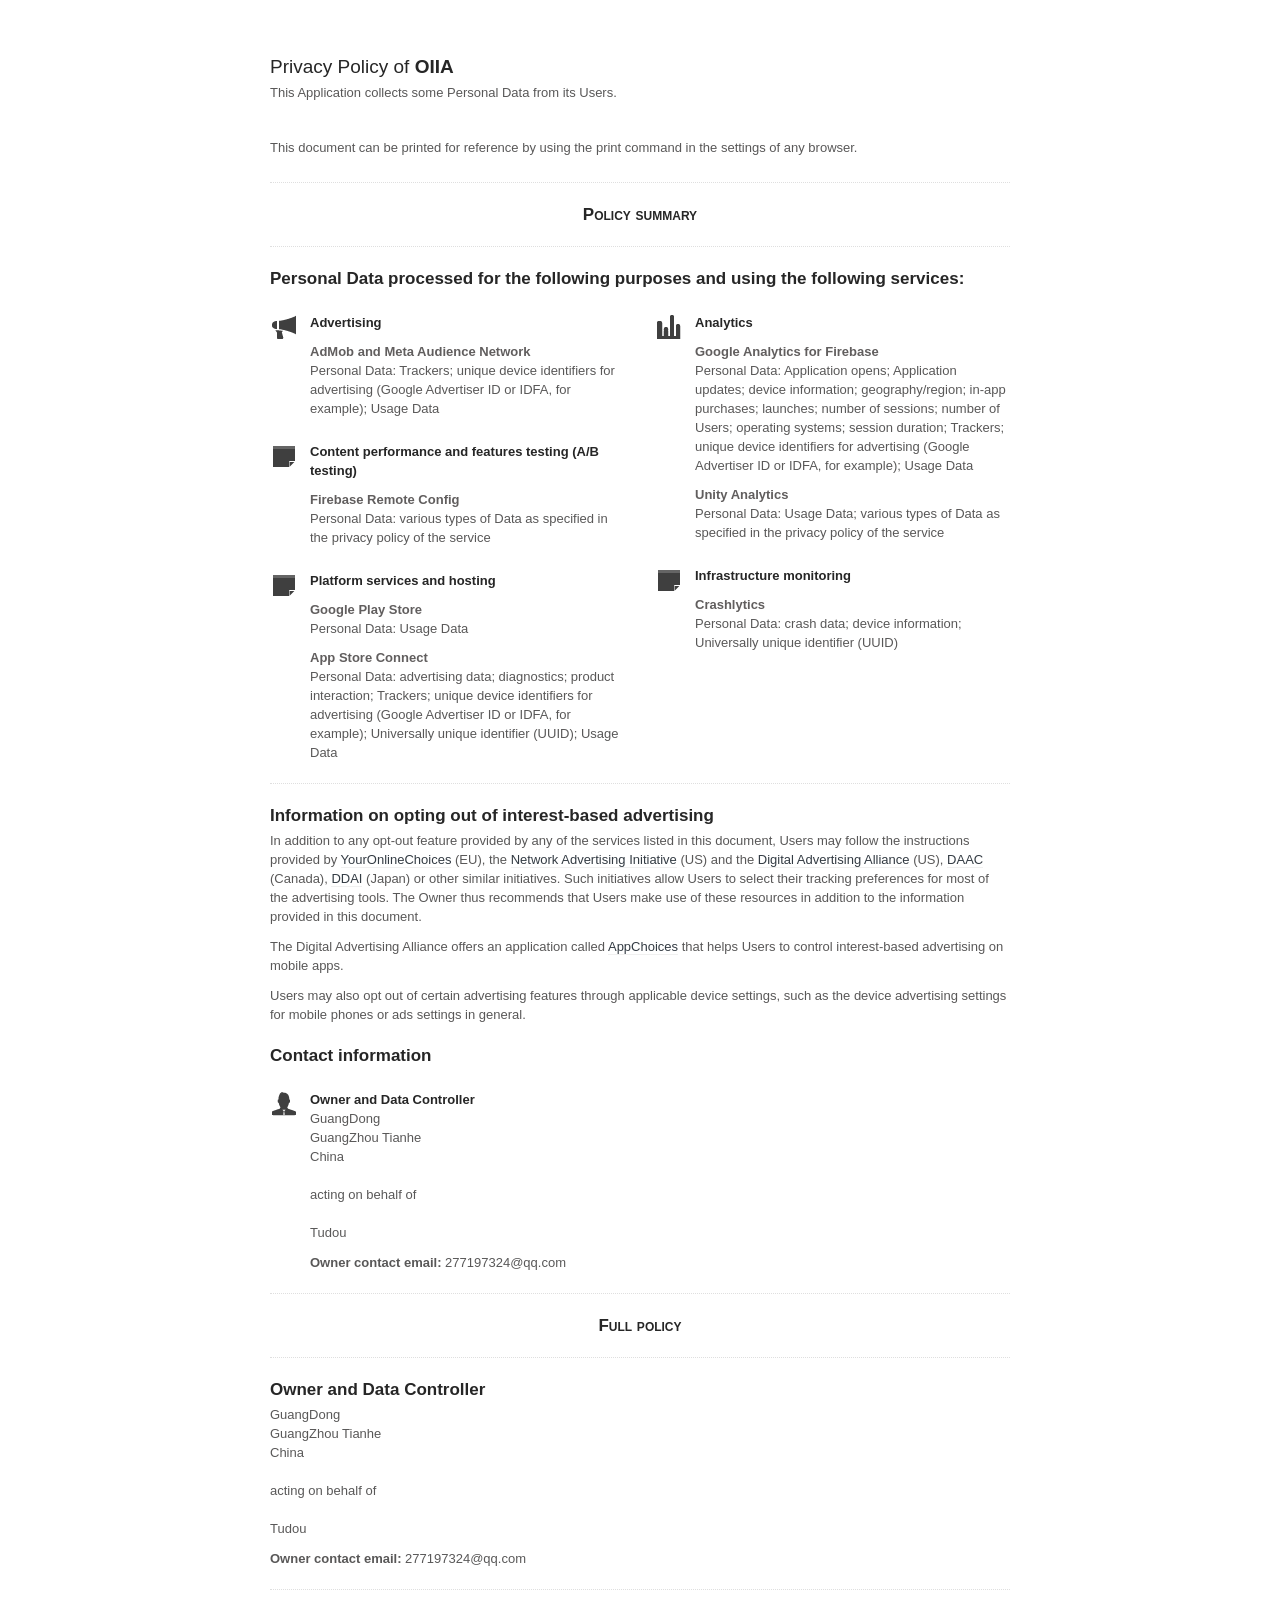
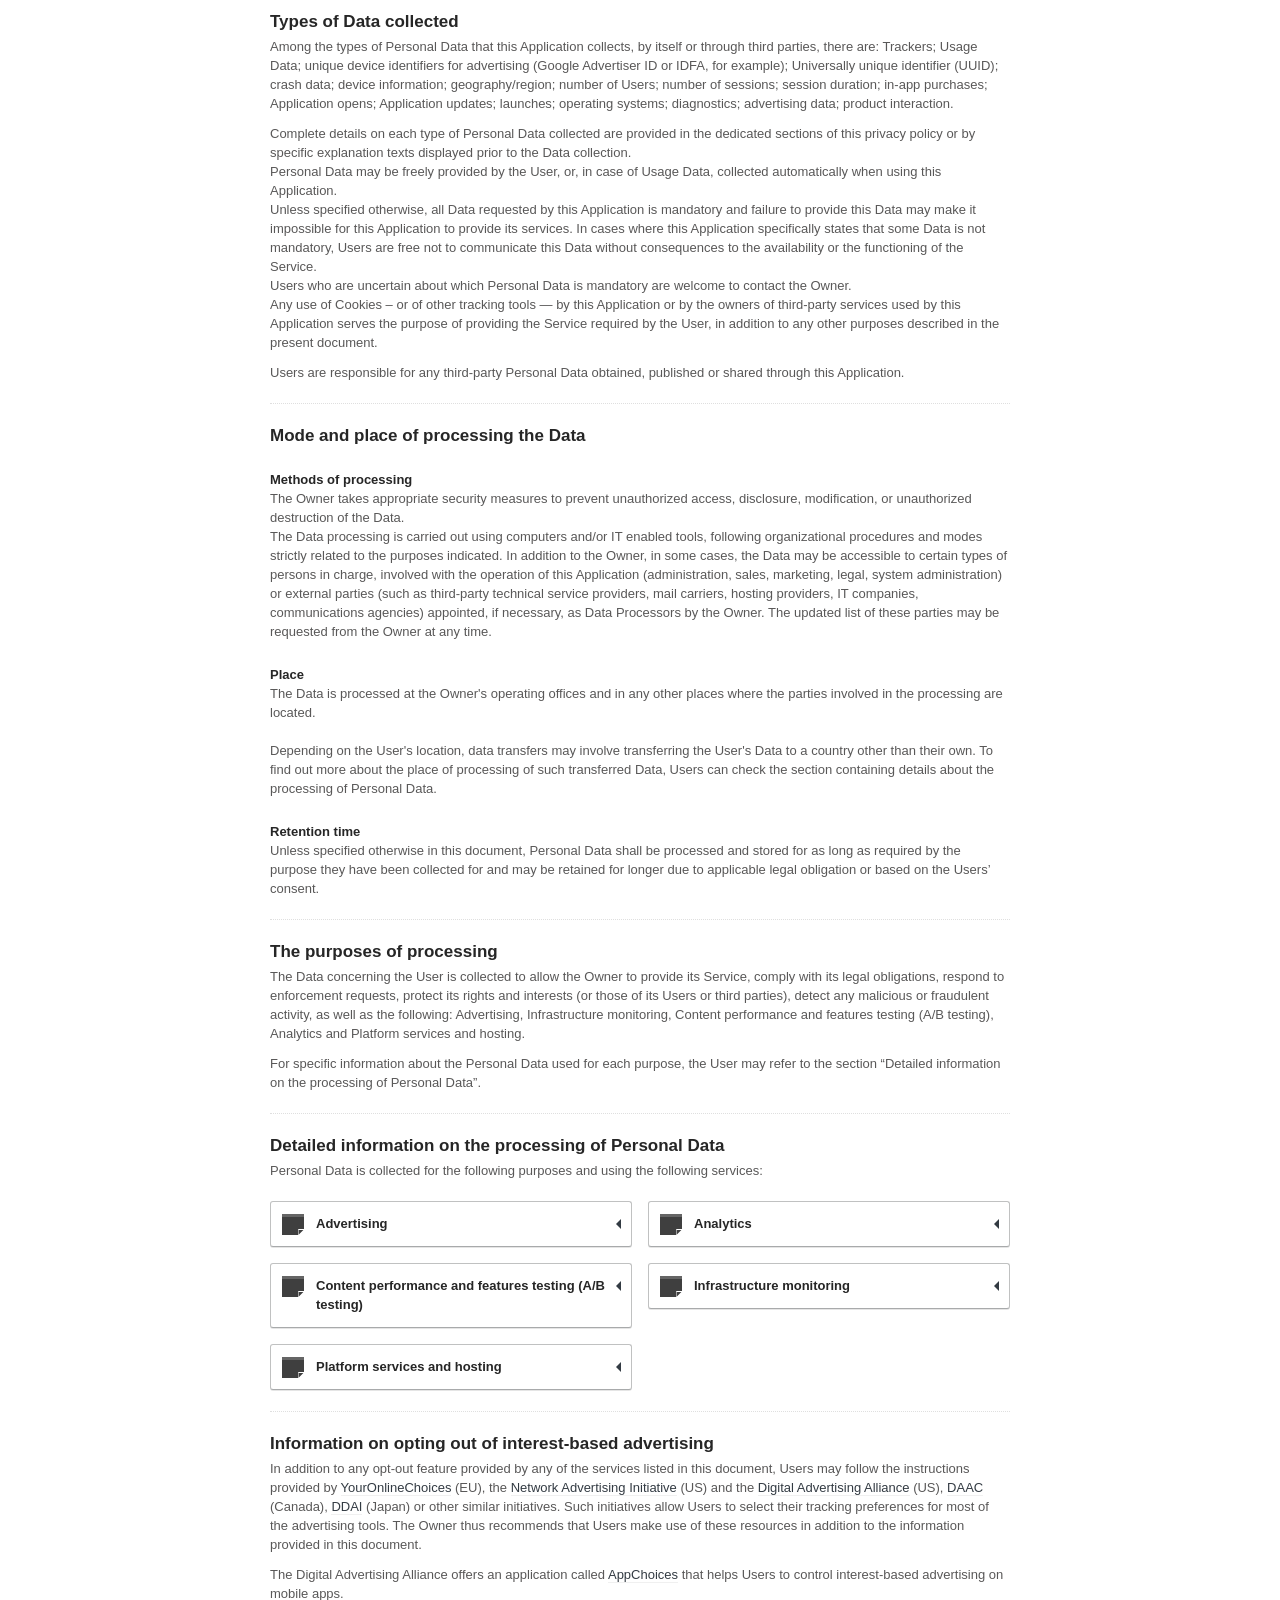
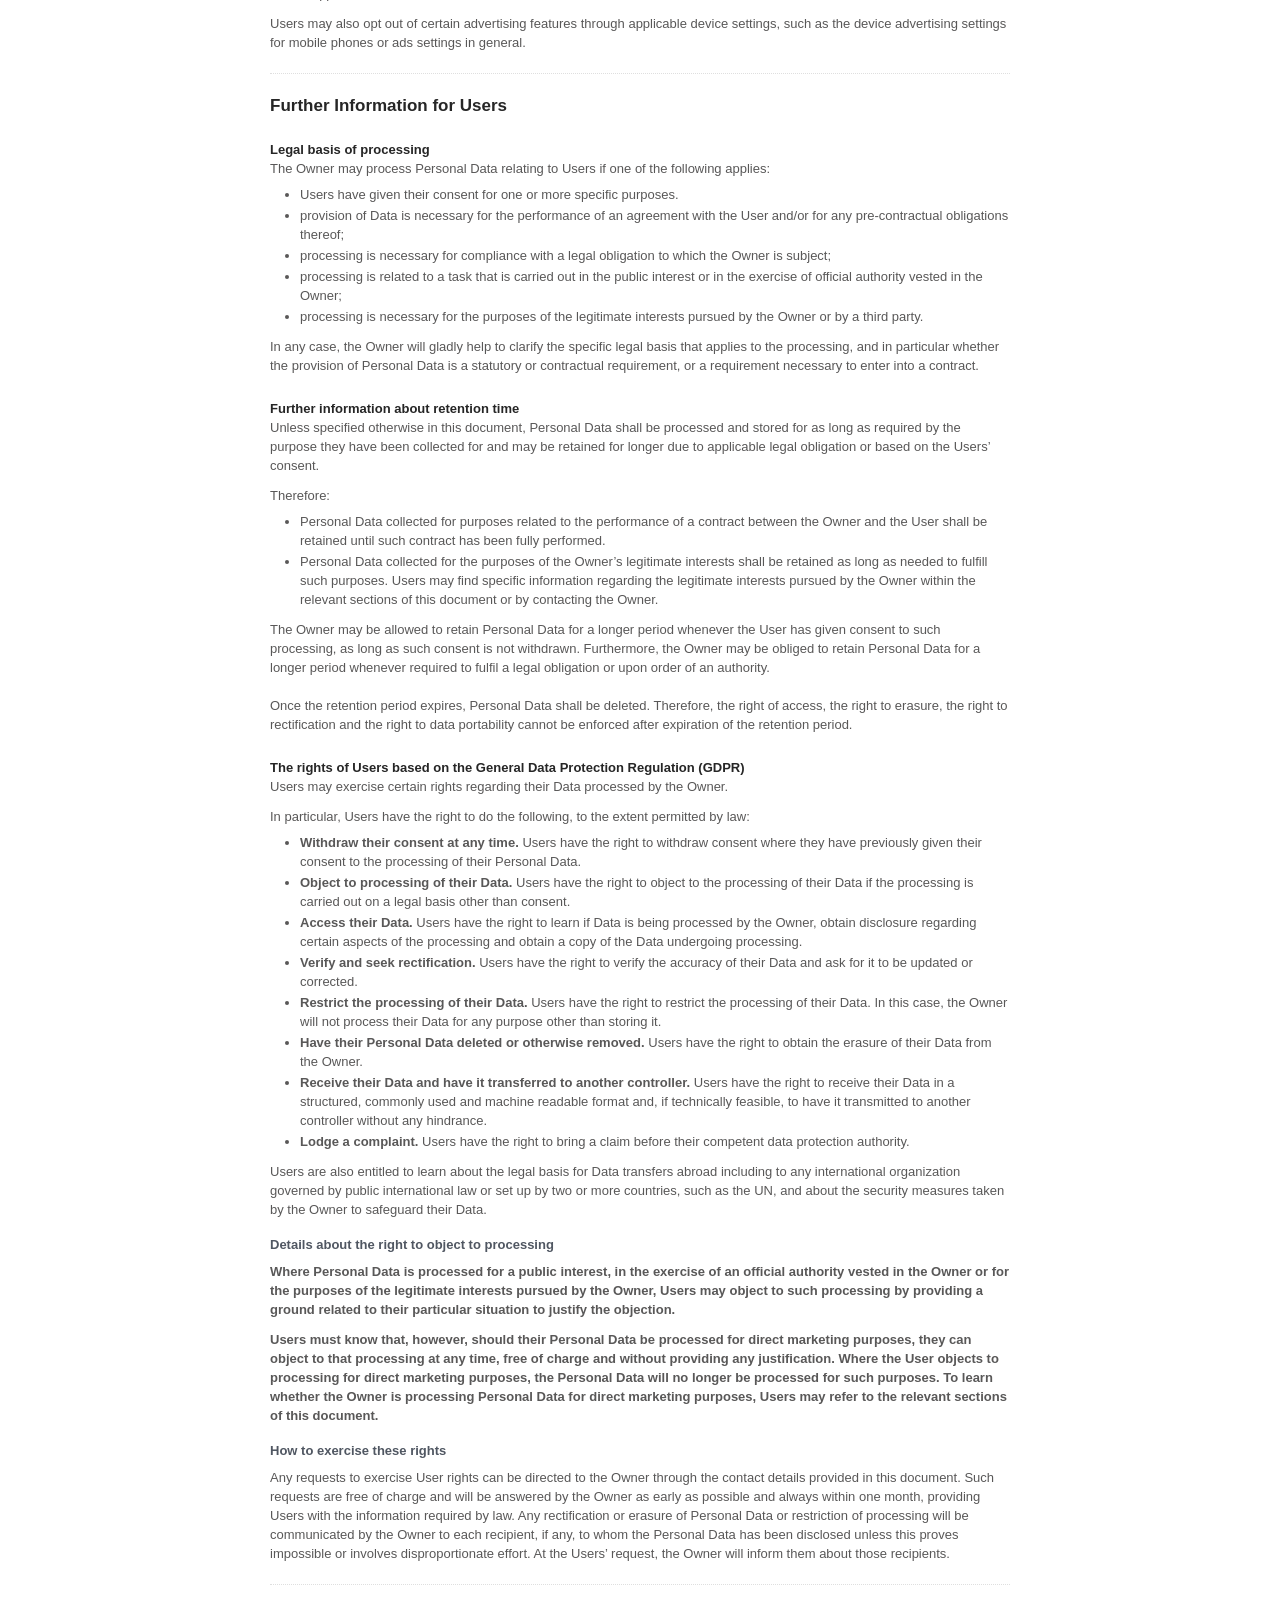
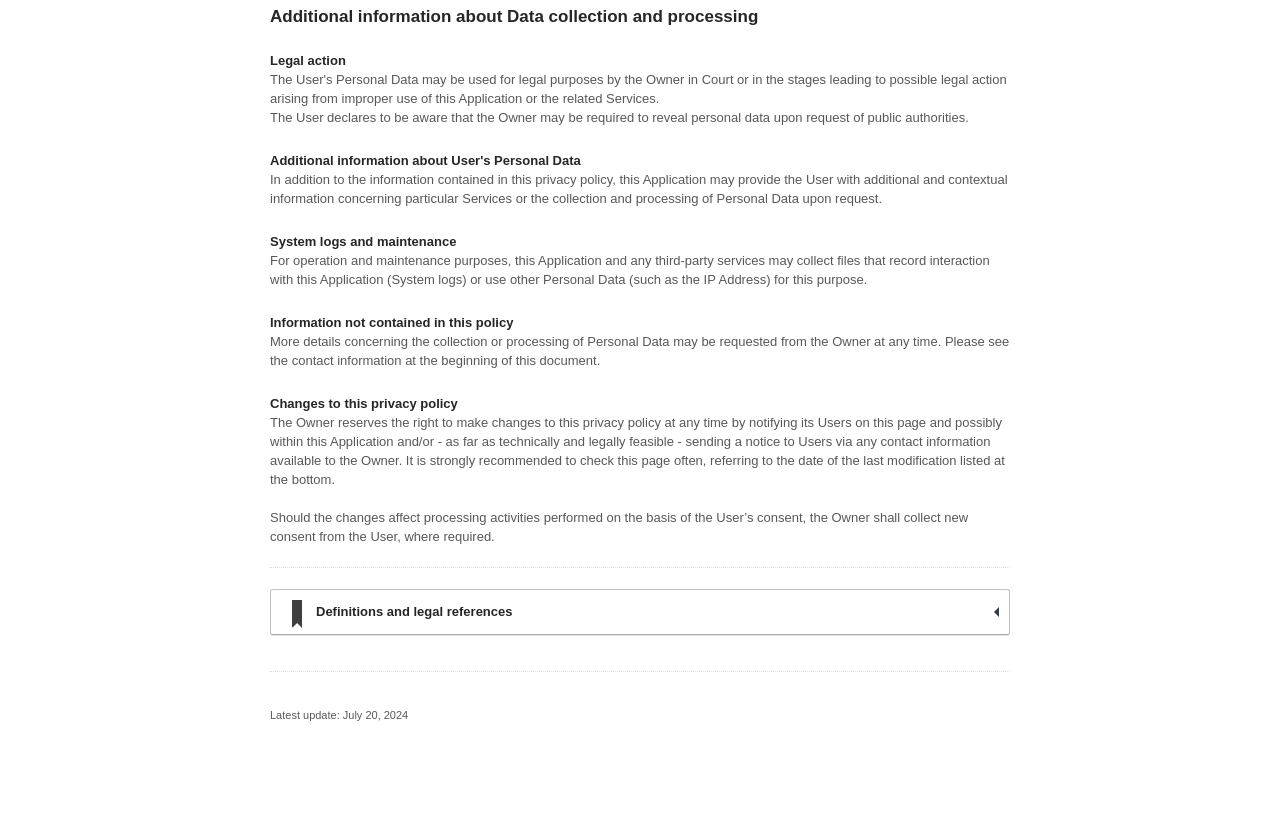
<file: cat.html>
<!DOCTYPE html PUBLIC "-//W3C//DTD HTML 4.01//EN" "http://www.w3.org/TR/html4/strict.dtd">
<!-- saved from url=(0047)https://www.iubenda.com/privacy-policy/64629328 -->
<html id="iubenda_policy" class="iubenda_fixed_policy" lang="en"><head><meta http-equiv="Content-Type" content="text/html; charset=UTF-8">



  <title>Privacy Policy of OIIA</title>

  <meta http-equiv="Content-Language" content="en">
  
  <meta http-equiv="date" content="2023-06-19">
  <meta http-equiv="last-modified" content="2023-11-29">
  <meta itemprop="name" content="Privacy Policy of OIIA">
  <meta itemprop="description" content="This Application collects some Personal Data from its Users.">
  <meta itemprop="image" content="https://www.iubenda.com/seo/assets/default.png">
  <meta name="locale" content="en">
  <meta name="title" content="This Application collects some Personal Data from its Users.">
  <meta name="description" content="This Application collects some Personal Data from its Users.">
  <meta name="image" content="https://www.iubenda.com/seo/assets/default.png">
  <meta name="twitter:card" content="summary">
  <meta name="twitter:title" content="Privacy Policy of OIIA">
  <meta name="twitter:description" content="This Application collects some Personal Data from its Users.">
  <meta name="twitter:site" content="@iubenda">
  <meta name="twitter:image:src" content="https://www.iubenda.com/seo/assets/default.png">
  <meta property="og:title" content="Privacy Policy of OIIA">
  <meta property="og:description" content="This Application collects some Personal Data from its Users.">
  <meta property="og:site_name" content="iubenda">
  <meta property="og:locale" content="en">
  <meta property="og:type" content="website">
  <meta property="fb:app_id" content="190131204371223">
  <!-- <link rel="canonical" href="https://www.iubenda.com/privacy-policy/64629328"> -->

  <meta name="viewport" content="width=device-width">

  <meta name="robots" content="noindex, follow">
  <link rel="stylesheet" href="./Privacy Policy_files/privacy_policy-4731f2156ecf9c2d6e854a701086232c8652d81eb75e2be281816c162dff7230.css">
  <script src="./Privacy Policy_files/privacy_policy-20c4c145e840109997b9c4d4ae844084522846014870a1efad2ddd0277441762.js.下载"></script>

<style type="text/css">#iubenda_policy .close {display: none;}
#iubenda_policy #wbars {   overflow-y: auto;   -webkit-box-shadow: none;   -moz-box-shadow: none;   box-shadow: none;   height: auto; }
#iubenda_policy .iub_container {  margin-top: 30px;  margin-bottom: 30px; }
#iubenda_policy .iub_container > .iub_footer {  -webkit-box-shadow: none;  -moz-box-shadow: none;  box-shadow: none;  -webkit-border-radius: none;  -moz-border-radius: none;  border-radius: none; }
</style></head>
<body class="all-collapsed">
  <script nonce="fe1db3620f664f279f6c52ad669ee191">
//<![CDATA[

    var $body = $('body');

    // Add `all-collapsed` class to body in order to have all the expandable panel collapsed at page load and:
    // 1. avoid the closing animation
    // 2. allow all browsers (Firefox had issue) to scroll to an anchor if provided in the URL (e.g. #manage_cookies)
    // 3. done via JS in order to not have panels collapsed for browsers with disabled JS
    $body.addClass('all-collapsed')
      .on('click', '.expand .expand-click', function () {
        if ($body.hasClass('all-collapsed')) {
          // Remove `all-collapsed` class from the body and set all panels collapsed so toggleClass behaves as expected
          $('.expand-content').hide();
          $('.expand').addClass('collapsed');
          $body.removeClass('all-collapsed');
        }

        var $this = $(this);
        $this.parents('.expand').toggleClass('collapsed').toggleClass('expanded')
          .children('.expand-content').slideToggle('fast');
        $this.parents('.expand-item').toggleClass('hover');
        $this.children('.icon-17').toggleClass('icon-expand').toggleClass('icon-collapse');
      });

//]]>
</script>
  
  <div id="wbars_all">
    <div class="iub_container iub_base_container">
      <div id="wbars">
        <div class="iub_content legal_pp">


          
<div class="iub_header">

  
  <h1>Privacy Policy of <strong>OIIA</strong></h1>

    <p>This Application collects some Personal Data from its Users.</p><br>
    <br>
    <p>This document can be printed for reference by using the print command in the settings of any browser.</p>


</div> <!-- /header -->



              <div class="simple_pp">

                <div class="one_line_col">

                  <h2 style="text-align: center; font-variant:small-caps;">Policy summary</h2>

                </div> <!-- /one_line_col -->

                



    <h2 id="purposes_data">Personal Data processed for the following purposes and using the following services:</h2>

    <ul class="for_boxes cf">

      <li class="one_line_col">
        <ul class="for_boxes">


            <li>

              <div class="iconed policyicon_purpose_7">

                <h3>Advertising</h3>


                <ul class="unstyled">



                    <li>
                      <h3>AdMob and Meta Audience Network</h3>
                        <p>Personal Data: Trackers; unique device identifiers for advertising (Google Advertiser ID or IDFA, for example); Usage Data</p>
                    </li>

                </ul>

              </div>

            </li>

          
            <li>

              <div class="iconed policyicon_purpose_5">

                <h3>Analytics</h3>


                <ul class="unstyled">



                    <li>
                      <h3>Google Analytics for Firebase</h3>
                        <p>Personal Data: Application opens; Application updates; device information; geography/region; in-app purchases; launches; number of sessions; number of Users; operating systems; session duration; Trackers; unique device identifiers for advertising (Google Advertiser ID or IDFA, for example); Usage Data</p>
                    </li>

                    <li>
                      <h3>Unity Analytics</h3>
                        <p>Personal Data: Usage Data; various types of Data as specified in the privacy policy of the service</p>
                    </li>


                </ul>

              </div>

            </li>

          
            <li>

              <div class="iconed policyicon_purpose_22">

                <h3>Content performance and features testing (A/B testing)</h3>


                <ul class="unstyled">



                    <li>
                      <h3>Firebase Remote Config</h3>
                        <p>Personal Data: various types of Data as specified in the privacy policy of the service</p>
                    </li>


                </ul>

              </div>

            </li>

          
            <li>

              <div class="iconed policyicon_purpose_30">

                <h3>Infrastructure monitoring</h3>


                <ul class="unstyled">



                    <li>
                      <h3>Crashlytics</h3>
                        <p>Personal Data: crash data; device information; Universally unique identifier (UUID)</p>
                    </li>


                </ul>

              </div>

            </li>

          
            <li>

              <div class="iconed policyicon_purpose_46">

                <h3>Platform services and hosting</h3>


                <ul class="unstyled">



                    <li>
                      <h3>Google Play Store</h3>
                        <p>Personal Data: Usage Data</p>
                    </li>

                    <li>
                      <h3>App Store Connect</h3>
                        <p>Personal Data: advertising data; diagnostics; product interaction; Trackers; unique device identifiers for advertising (Google Advertiser ID or IDFA, for example); Universally unique identifier (UUID); Usage Data</p>
                    </li>


                </ul>

              </div>

            </li>

           

        </ul>
      </li>

    </ul>
   

 

  <h2 id="opt_out">Information on opting out of interest-based advertising</h2>
    <p>
  In addition to any opt-out feature provided by any of the services listed in this document, Users may follow the instructions provided by
  <a target="_blank" rel="noopener nofollow" href="http://www.youronlinechoices.com/">YourOnlineChoices</a> (EU),
  the <a target="_blank" rel="noopener nofollow" href="https://thenai.org/about-online-advertising/">Network Advertising Initiative</a> (US) and
  the <a target="_blank" rel="noopener nofollow" href="https://www.aboutads.info/consumers/">Digital Advertising Alliance</a> (US),
  <a target="_blank" rel="noopener nofollow" href="http://youradchoices.ca/understanding-online-advertising">DAAC</a> (Canada),
  <a target="_blank" rel="noopener nofollow" href="http://www.ddai.info/optout">DDAI</a> (Japan)
  or other similar initiatives. Such initiatives allow Users to select their tracking preferences for most of the advertising tools. The Owner thus recommends that Users make use of these resources in addition to the information provided in this document.
</p>

<p>The Digital Advertising Alliance offers an application called <a target="_blank" rel="noopener nofollow" href="https://youradchoices.com/appchoices">AppChoices</a> that helps Users to control interest-based advertising on mobile apps.</p>

<p>Users may also opt out of certain advertising features through applicable device settings, such as the device advertising settings for mobile phones or ads settings in general.</p>




	<h2 id="contact_information">Contact information</h2>
	<ul class="for_boxes cf">
	  <li class="one_line_col">
	    <ul class="for_boxes">
        <li>
          <div class="iconed icon_owner">
            <!-- Owner start -->
            <h3>Owner and Data Controller</h3>
                <p>GuangDong
<br>GuangZhou Tianhe
<br>China
<br>
<br>acting on behalf of
<br>
<br>Tudou</p>
                <p><strong>Owner contact email:</strong> 277197324@qq.com</p>
            <!-- Owner end -->
          </div>
        </li>
	    </ul>
	  </li>
	</ul>


              </div> <!-- /simple_pp -->

              <div class="one_line_col">

                <h2 style="text-align: center; font-variant:small-caps;">Full policy</h2>

              </div> <!-- /one_line_col -->

             
           

          
<div class="one_line_col">
  <h2 id="owner_of_the_data">
    Owner and Data Controller
  </h2>

  <!-- Owner start -->
      <p>GuangDong
<br>GuangZhou Tianhe
<br>China
<br>
<br>acting on behalf of
<br>
<br>Tudou</p>
      <p><strong>Owner contact email:</strong> 277197324@qq.com</p>
  <!-- Owner end -->

</div>


<div class="one_line_col">
  <h2 id="types_of_data">
    Types of Data collected
  </h2>


    <p>
      Among the types of Personal Data that this Application collects, by itself or through third parties, there are:
      Trackers; Usage Data; unique device identifiers for advertising (Google Advertiser ID or IDFA, for example); Universally unique identifier (UUID); crash data; device information; geography/region; number of Users; number of sessions; session duration; in-app purchases; Application opens; Application updates; launches; operating systems; diagnostics; advertising data; product interaction.
    </p>

  <p>Complete details on each type of Personal Data collected are provided in the dedicated sections of this privacy policy or by specific explanation texts displayed prior to the Data collection.<br>Personal Data may be freely provided by the User, or, in case of Usage Data, collected automatically when using this Application.<br>Unless specified otherwise, all Data requested by this Application is mandatory and failure to provide this Data may make it impossible for this Application to provide its services. In cases where this Application specifically states that some Data is not mandatory, Users are free not to communicate this Data without consequences to the availability or the functioning of the Service.<br>Users who are uncertain about which Personal Data is mandatory are welcome to contact the Owner.<br>Any use of Cookies – or of other tracking tools — by this Application or by the owners of third-party services used by this Application serves the purpose of providing the Service required by the User, in addition to any other purposes described in the present document.</p>
  <p>Users are responsible for any third-party Personal Data obtained, published or shared through this Application.</p>
</div>


<div class="one_line_col">
  <h2 id="place_of_processing">Mode and place of processing the Data</h2>
  <h3 class="iub-subheading iub-subheading-legal-mode-processing">
    Methods of processing
  </h3>
  <p>The Owner takes appropriate security measures to prevent unauthorized access, disclosure, modification, or unauthorized destruction of the Data.<br>The Data processing is carried out using computers and/or IT enabled tools, following organizational procedures and modes strictly related to the purposes indicated. In addition to the Owner, in some cases, the Data may be accessible to certain types of persons in charge, involved with the operation of this Application (administration, sales, marketing, legal, system administration) or external parties (such as third-party technical service providers, mail carriers, hosting providers, IT companies, communications agencies) appointed, if necessary, as Data Processors by the Owner. The updated list of these parties may be requested from the Owner at any time.</p>

  <h3 class="iub-subheading iub-subheading-legal-place">
    Place
  </h3>
  <p>The Data is processed at the Owner's operating offices and in any other places where the parties involved in the processing are located.<br><br>
Depending on the User's location, data transfers may involve transferring the User's Data to a country other than their own. To find out more about the place of processing of such transferred Data, Users can check the section containing details about the processing of Personal Data.</p>

  <h3 class="iub-subheading iub-subheading-legal-time">
    Retention time
  </h3>
  <p>Unless specified otherwise in this document, Personal Data shall be processed and stored for as long as required by the purpose they have been collected for and may be retained for longer due to applicable legal obligation or based on the Users’ consent.</p>
</div>



  <div class="one_line_col">
    <h2 id="use_collected_data">The purposes of processing</h2>
      <p>
        The Data concerning the User is collected to allow the Owner to provide its Service, comply with its legal obligations, respond to enforcement requests, protect its rights and interests (or those of its Users or third parties), detect any malicious or fraudulent activity, as well as the following:
        Advertising, Infrastructure monitoring, Content performance and features testing (A/B testing), Analytics and Platform services and hosting.
      </p>
     
    <p>For specific information about the Personal Data used for each purpose, the User may refer to the section “Detailed information on the processing of Personal Data”.</p>
  </div>







<div data-locale="en"></div>


    <div class="one_line_col">
      <h2 id="data_processing_detailed_info">Detailed information on the processing of Personal Data</h2>
      <p>Personal Data is collected for the following purposes and using the following services:</p>
      <ul class="for_boxes">

          <li>
            <details class="box_primary box_10 expand">
              <summary>
                <h3 class=" w_icon_24 policyicon_purpose_11190837 iub-purpose iub-purpose-11190837">
                  Advertising
                </h3>
              </summary>
              <div class="details_body">
                <p>This type of service allows User Data to be utilized for advertising communication purposes. These communications are displayed in the form of banners and other advertisements on this Application, possibly based on User interests.<br>
This does not mean that all Personal Data are used for this purpose. Information and conditions of use are shown below. <br>
Some of the services listed below may use Trackers to identify Users or they may use the behavioral retargeting technique, i.e. displaying ads tailored to the User’s interests and behavior, including those detected outside this Application. For more information, please check the privacy policies of the relevant services.<br>
Services of this kind usually offer the possibility to opt out of such tracking. In addition to any opt-out feature offered by any of the services below, Users may learn more on how to generally opt out of interest-based advertising within the dedicated section "How to opt-out of interest-based advertising" in this document.</p>


                  <!-- Service start -->
                  <h4 class="iub-service iub-service-9598274">AdMob </h4>
                  <div class="wrap">
                    <p>AdMob is an advertising service provided by Google LLC or by Google Ireland Limited, depending on how the Owner manages the Data processing.<br>
<strong>In order to understand Google's use of Data, consult <a href="https://policies.google.com/technologies/partner-sites" target="_blank" rel="noopener">Google's partner policy</a></strong>.</p>
                  </div>

                    <p>Personal Data processed: Trackers; unique device identifiers for advertising (Google Advertiser ID or IDFA, for example); Usage Data.</p>

                  
                  <p>Place of processing:  United States –  <a href="https://business.safety.google/privacy/" target="_blank" rel="noopener noreferrer">Privacy Policy</a> – <a href="https://adssettings.google.com/authenticated" target="_blank" rel="noopener">Opt Out</a>;  Ireland –  <a href="https://business.safety.google/privacy/" target="_blank" rel="noopener noreferrer">Privacy Policy</a>. </p>
                  
                  <!-- Service end -->
                  <!-- Service start -->
                  
                    <p>Personal Data processed: Trackers; Usage Data.</p>

                  
                  <p>Place of processing:  United States –  <a href="https://help.chartboost.com/legal/privacy" target="_blank" rel="noopener noreferrer">Privacy Policy</a>. </p>
                  
                  

                  
                  <!-- Service end -->
              </div>
            </details>
          </li>

          <li>
            <details class="box_primary box_10 expand">
              <summary>
                <h3 class=" w_icon_24 policyicon_purpose_11190874 iub-purpose iub-purpose-11190874">
                  Analytics
                </h3>
              </summary>
              <div class="details_body">
                <p>The services contained in this section enable the Owner to monitor and analyze web traffic and can be used to keep track of User behavior.</p>


                  <!-- Service start -->
                  <h4 class="iub-service iub-service-9598311">Google Analytics for Firebase </h4>
                  <div class="wrap">
                    <p>Google Analytics for Firebase or Firebase Analytics is an analytics service provided by Google LLC or by Google Ireland Limited, depending on how the Owner manages the Data processing.<br>
<strong>In order to understand Google's use of Data, consult <a href="https://www.google.com/policies/privacy/partners/" target="_blank" rel="noopener">Google's partner policy</a></strong>.</p>

<p>Firebase Analytics may share Data with other tools provided by Firebase, such as Crash Reporting, Authentication, Remote Config or Notifications. The User may check this privacy policy to find a detailed explanation about the other tools used by the Owner.</p>

<p>This Application uses identifiers for mobile devices and technologies similar to cookies to run the Firebase Analytics service.</p>

<p>Users may opt-out of certain Firebase features through applicable device settings, such as the device advertising settings for mobile phones or by following the instructions in other Firebase related sections of this privacy policy, if available.</p>
                  </div>

                    <p>Personal Data processed: Application opens; Application updates; device information; geography/region; in-app purchases; launches; number of sessions; number of Users; operating systems; session duration; Trackers; unique device identifiers for advertising (Google Advertiser ID or IDFA, for example); Usage Data.</p>

                  
                  <p>Place of processing:  United States –  <a href="https://policies.google.com/privacy" target="_blank" rel="noopener noreferrer">Privacy Policy</a>;  Ireland –  <a href="https://policies.google.com/privacy" target="_blank" rel="noopener noreferrer">Privacy Policy</a>. </p>
                  
                  

                  
                  <!-- Service end -->
                  <!-- Service start -->
                  <h4 class="iub-service iub-service-9598335">Unity Analytics (Unity Technologies ApS)</h4>
                  <div class="wrap">
                    <p>Unity Analytics is an analytics service provided by Unity Technologies ApS.</p>
                  </div>

                    <p>Personal Data processed: Usage Data; various types of Data as specified in the privacy policy of the service.</p>

                  
                  <p>Place of processing:  Denmark –  <a href="https://unity3d.com/legal/privacy-policy" target="_blank" rel="noopener noreferrer">Privacy Policy</a>. </p>
                  
                  

                  
                  <!-- Service end -->
              </div>
            </details>
          </li>

          <li>
            <details class="box_primary box_10 expand">
              <summary>
                <h3 class=" w_icon_24 policyicon_purpose_11190864 iub-purpose iub-purpose-11190864">
                  Content performance and features testing (A/B testing)
                </h3>
              </summary>
              <div class="details_body">
                <p>The services contained in this section allow the Owner to track and analyze the User response concerning web traffic or behavior regarding changes to the structure, text or any other component of this Application.</p>


                  <!-- Service start -->
                  <h4 class="iub-service iub-service-9598301">Firebase Remote Config </h4>
                  <div class="wrap">
                    <p>Firebase Remote Config is an A/B testing and configuration service provided by Google LLC or by Google Ireland Limited, depending on how the Owner manages the Data processing.</p>
                  </div>

                    <p>Personal Data processed: various types of Data as specified in the privacy policy of the service.</p>

                  
                  <p>Place of processing:  United States –  <a href="https://www.google.com/policies/privacy/" target="_blank" rel="noopener noreferrer">Privacy Policy</a>;  Ireland –  <a href="https://policies.google.com/privacy" target="_blank" rel="noopener noreferrer">Privacy Policy</a>. </p>
                  
                  

                  
                  <!-- Service end -->
              </div>
            </details>
          </li>

          <li>
            <details class="box_primary box_10 expand">
              <summary>
                <h3 class=" w_icon_24 policyicon_purpose_11190841 iub-purpose iub-purpose-11190841">
                  Infrastructure monitoring
                </h3>
              </summary>
              <div class="details_body">
                <p>This type of service allows this Application to monitor the use and behavior of its components so its performance, operation, maintenance and troubleshooting can be improved.<br>
Which Personal Data are processed depends on the characteristics and mode of implementation of these services, whose function is to filter the activities of this Application.</p>


                  <!-- Service start -->
                  <h4 class="iub-service iub-service-9598278">Crashlytics </h4>
                  <div class="wrap">
                    <p>Crashlytics is a monitoring service provided by Google LLC or by Google Ireland Limited, depending on how the Owner manages the Data processing.</p>
                  </div>

                    <p>Personal Data processed: crash data; device information; Universally unique identifier (UUID).</p>

                  
                  <p>Place of processing:  United States –  <a href="https://www.google.com/policies/privacy/" target="_blank" rel="noopener noreferrer">Privacy Policy</a>;  Ireland –  <a href="https://policies.google.com/privacy" target="_blank" rel="noopener noreferrer">Privacy Policy</a>. </p>
                  
                  

                  
                  <!-- Service end -->
              </div>
            </details>
          </li>

          <li>
            <details class="box_primary box_10 expand">
              <summary>
                <h3 class=" w_icon_24 policyicon_purpose_11190880 iub-purpose iub-purpose-11190880">
                  Platform services and hosting
                </h3>
              </summary>
              <div class="details_body">
                <p>These services have the purpose of hosting and running key components of this Application, therefore allowing the provision of this Application from within a unified platform. Such platforms provide a wide range of tools to the Owner  –  e.g. analytics, user registration, commenting, database management, e-commerce, payment processing – that imply the collection and handling of Personal Data. <br>
Some of these services work through geographically distributed servers, making it difficult to determine the actual location where the Personal Data are stored.</p>


                  <!-- Service start -->
                  <h4 class="iub-service iub-service-9598317">Google Play Store </h4>
                  <div class="wrap">
                    <p>This Application is distributed on the Google Play Store, a platform for the distribution of mobile apps, provided by Google LLC or by Google Ireland Limited, depending on how the Owner manages the Data processing.</p>

<p>By virtue of being distributed via this app store, Google collects usage and diagnostics data and share aggregate information with the Owner. Much of this information is processed on an opt-in basis.</p>

<p>Users may opt-out of this analytics feature directly through their device settings. More information on how to manage analysis settings can be found on <a href="https://support.google.com/accounts/answer/6078260" target="_blank" rel="noopener">this page</a>.</p>
                  </div>

                    <p>Personal Data processed: Usage Data.</p>

                  
                  <p>Place of processing:  United States –  <a href="https://policies.google.com/privacy" target="_blank" rel="noopener noreferrer">Privacy Policy</a>;  Ireland –  <a href="https://policies.google.com/privacy" target="_blank" rel="noopener noreferrer">Privacy Policy</a>. </p>
                  
                  

                  
                  <!-- Service end -->
                  <!-- Service start -->
                  <h4 class="iub-service iub-service-9598324">App Store Connect (Apple Inc.)</h4>
                  <div class="wrap">
                    <p>This Application is distributed on Apple's App Store, a platform for the distribution of mobile apps, provided by Apple Inc.</p>

<p>App Store Connect enables the Owner to manage this Application on Apple's App Store. Depending on the configuration, App Store Connect provides the Owner with analytics data on user engagement and app discovery, marketing campaigns, sales, in-app purchases, and payments to measure the performance of this Application.
App Store Connect only collects such data from Users who have agreed to share them with the Owner. Users may find more information on how to opt out via their device settings <a href="https://support.apple.com/en-gb/HT202100" target="_blank" rel="noopener">here</a>.</p>
                  </div>

                    <p>Personal Data processed: advertising data; diagnostics; product interaction; Trackers; unique device identifiers for advertising (Google Advertiser ID or IDFA, for example); Universally unique identifier (UUID); Usage Data.</p>

                  
                  <p>Place of processing:  United States –  <a href="https://www.apple.com/legal/privacy/" target="_blank" rel="noopener noreferrer">Privacy Policy</a>. </p>
                  
                  

                  
                  <!-- Service end -->
              </div>
            </details>
          </li>
      </ul>
    </div>




  <div class="one_line_col">
    <h2 id="opt_out">Information on opting out of interest-based advertising</h2>
      <p>
  In addition to any opt-out feature provided by any of the services listed in this document, Users may follow the instructions provided by
  <a target="_blank" rel="noopener nofollow" href="http://www.youronlinechoices.com/">YourOnlineChoices</a> (EU),
  the <a target="_blank" rel="noopener nofollow" href="https://thenai.org/about-online-advertising/">Network Advertising Initiative</a> (US) and
  the <a target="_blank" rel="noopener nofollow" href="https://www.aboutads.info/consumers/">Digital Advertising Alliance</a> (US),
  <a target="_blank" rel="noopener nofollow" href="http://youradchoices.ca/understanding-online-advertising">DAAC</a> (Canada),
  <a target="_blank" rel="noopener nofollow" href="http://www.ddai.info/optout">DDAI</a> (Japan)
  or other similar initiatives. Such initiatives allow Users to select their tracking preferences for most of the advertising tools. The Owner thus recommends that Users make use of these resources in addition to the information provided in this document.
</p>

<p>The Digital Advertising Alliance offers an application called <a target="_blank" rel="noopener nofollow" href="https://youradchoices.com/appchoices">AppChoices</a> that helps Users to control interest-based advertising on mobile apps.</p>

<p>Users may also opt out of certain advertising features through applicable device settings, such as the device advertising settings for mobile phones or ads settings in general.</p>

  </div>


<div data-locale="en"></div>





    


  <h2 id="cookie_policy_further_information">
    Further Information for Users
      </h2>


  <h3 class="iub-subheading iub-subheading-legal-basis-of-processing">
  Legal basis of processing
</h3>
<p>The Owner may process Personal Data relating to Users if one of the following applies:</p>
<ul>
  <li>Users have given their consent for one or more specific purposes.</li>
  <li>provision of Data is necessary for the performance of an agreement with the User and/or for any pre-contractual obligations thereof;</li>
  <li>processing is necessary for compliance with a legal obligation to which the Owner is subject;</li>
  <li>processing is related to a task that is carried out in the public interest or in the exercise of official authority vested in the Owner;</li>
  <li>processing is necessary for the purposes of the legitimate interests pursued by the Owner or by a third party.</li>
</ul>
<p>In any case, the Owner will gladly help to clarify the specific legal basis that applies to the processing, and in particular whether the provision of Personal Data is a statutory or contractual requirement, or a requirement necessary to enter into a contract. </p>


  <h3 class="iub-subheading iub-subheading-legal-time">
  Further information about retention time
</h3>

<p>Unless specified otherwise in this document, Personal Data shall be processed and stored for as long as required by the purpose they have been collected for and may be retained for longer due to applicable legal obligation or based on the Users’ consent.</p>
<p>Therefore:</p>
<ul>
  <li>Personal Data collected for purposes related to the performance of a contract between the Owner and the User shall be retained until such contract has been fully performed.</li>
  <li>Personal Data collected for the purposes of the Owner’s legitimate interests shall be retained as long as needed to fulfill such purposes. Users may find specific information regarding the legitimate interests pursued by the Owner within the relevant sections of  this document or by contacting the Owner.</li>
</ul>
<p>The Owner may be allowed to retain Personal Data for a longer period whenever the User has given consent to such processing, as long as such consent is not withdrawn. Furthermore, the Owner may be obliged to retain Personal Data for a longer period whenever required to fulfil a legal obligation or upon order of an authority.<br><br>
Once the retention period expires, Personal Data shall be deleted. Therefore, the right of access, the right to erasure, the right to rectification and the right to data portability cannot be enforced after expiration of the retention period.</p>


  <h3 id="rights_subjects">The rights of Users based on the General Data Protection Regulation (GDPR)</h3>
<p>Users may exercise certain rights regarding their Data processed by the Owner.</p>

<p>In particular, Users have the right to do the following, to the extent permitted by law:</p>

<ul>
  <li><strong>Withdraw their consent at any time.</strong> Users have the right to withdraw consent where they have previously given their consent to the processing of their Personal Data.</li>
  <li><strong>Object to processing of their Data.</strong> Users have the right to object to the processing of their Data if the processing is carried out on a legal basis other than consent.</li>
  <li><strong>Access their Data.</strong> Users have the right to learn if Data is being processed by the Owner, obtain disclosure regarding certain aspects of the processing and obtain a copy of the Data undergoing processing.</li>
  <li><strong>Verify and seek rectification.</strong> Users have the right to verify the accuracy of their Data and ask for it to be updated or corrected.</li>
  <li><strong>Restrict the processing of their Data.</strong> Users have the right to restrict the processing of their Data. In this case, the Owner will not process their Data for any purpose other than storing it.
</li>
  <li><strong>Have their Personal Data deleted or otherwise removed.</strong> Users have the right to obtain the erasure of their Data from the Owner.</li>
  <li><strong>Receive their Data and have it transferred to another controller.</strong> Users have the right to receive their Data in a structured, commonly used and machine readable format and, if technically feasible, to have it transmitted to another controller without any hindrance.</li>
  <li><strong>Lodge a complaint.</strong> Users have the right to bring a claim before their competent data protection authority.</li>
</ul>

<p>
  Users are also entitled to learn about the legal basis for Data transfers abroad including to any international organization governed by public international law or set up by two or more countries, such as the UN, and about the security measures taken by the Owner to safeguard their Data.
</p>

<h4 class="iub-subheading iub-subheading-legal-right-to-object">
  Details about the right to object to processing
</h4>
<p><strong>Where Personal Data is processed for a public interest, in the exercise of an official authority vested in the Owner or for the purposes of the legitimate interests pursued by the Owner, Users may object to such processing by providing a ground related to their particular situation to justify the objection.</strong></p>
<p><strong>Users must know that, however, should their Personal Data be processed for direct marketing purposes, they can object to that processing at any time, free of charge and without providing any justification. Where the User objects to processing for direct marketing purposes, the Personal Data will no longer be processed for such purposes. To learn whether the Owner is processing Personal Data for direct marketing purposes, Users may refer to the relevant sections of this document. </strong></p>

<h4 class="iub-subheading iub-subheading-legal-how-to-exercise">
  How to exercise these rights
</h4>

<p>Any requests to exercise User rights can be directed to the Owner through  the contact details provided in this document. Such requests are free of charge and will be answered by the Owner as early as possible and always within one month, providing Users with the information required by law. Any rectification or erasure of Personal Data or restriction of processing will be communicated by the Owner to each recipient, if any, to whom the Personal Data has been disclosed unless this proves impossible or involves disproportionate effort. At the Users’ request, the Owner will inform them about those recipients.</p>


  <div class="one_line_col">
  

  
</div>







<div class="one_line_col">
  <h2 id="further_data_processing_info">Additional information about Data collection and processing</h2>
  <h3 class="iub-subheading iub-subheading-legal-protection">
    Legal action
  </h3>
  <p>The User's Personal Data may be used for legal purposes by the Owner in Court or in the stages leading to possible legal action arising from improper use of this Application or the related Services.<br>The User declares to be aware that the Owner may be required to reveal personal data upon request of public authorities.</p>
  <h3 class="iub-subheading iub-subheading-legal-specific-info">
    Additional information about User's Personal Data
  </h3>
  <p>In addition to the information contained in this privacy policy, this Application may provide the User with additional and contextual information concerning particular Services or the collection and processing of Personal Data upon request.</p>
  <h3 class="iub-subheading iub-subheading-legal-maintenance">
    System logs and maintenance
  </h3>
  <p>For operation and maintenance purposes, this Application and any third-party services may collect files that record interaction with this Application (System logs) or use other Personal Data (such as the IP Address) for this purpose.</p>
  <h3 class="iub-subheading iub-subheading-legal-information-not-contained">
    Information not contained in this policy
  </h3>
  <p>More details concerning the collection or processing of Personal Data may be requested from the Owner at any time. Please see the contact information at the beginning of this document.</p>

  <h3 class="iub-subheading iub-subheading-legal-changes-to-this-privacy-policy">
    Changes to this privacy policy
  </h3>
  <p>The Owner reserves the right to make changes to this privacy policy at any time by notifying its Users on this page and possibly within this Application and/or - as far as technically and legally feasible - sending a notice to Users via any contact information available to the Owner. It is strongly recommended to check this page often, referring to the date of the last modification listed at the bottom. <br><br>
Should the changes affect processing activities performed on the basis of the User’s consent, the Owner shall collect new consent from the User, where required.</p>
</div>


<div class="one_line_col">
  <details class="box_primary box_10 definitions expand">
    <summary>
      <h3 id="definitions_and_legal_references" class="w_icon_24 icon_ribbon">
        Definitions and legal references
      </h3>
    </summary>
    <div class="details_body">
      <h4>
        Personal Data (or Data)
      </h4>
      <p>Any information that directly, indirectly, or in connection with other information — including a personal identification number — allows for the identification or identifiability of a natural person.</p>


      <h4>Usage Data</h4>
      <p>Information collected automatically through this Application (or third-party services employed in this Application), which can include: the IP addresses or domain names of the computers utilized by the Users who use this Application, the URI addresses (Uniform Resource Identifier), the time of the request, the method utilized to submit the request to the server, the size of the file received in response, the numerical code indicating the status of the server's answer (successful outcome, error, etc.), the country of origin, the features of the browser and the operating system utilized by the User, the various time details per visit (e.g., the time spent on each page within the Application) and the details about the path followed within the Application with special reference to the sequence of pages visited, and other parameters about the device operating system and/or the User's IT environment.</p>

      <h4>User</h4>
      <p>The individual using this Application who, unless otherwise specified, coincides with the Data Subject.</p>

      <h4>Data Subject</h4>
      <p>The natural person to whom the Personal Data refers.</p>

      <h4>Data Processor (or Processor)</h4>
      <p>The natural or legal person, public authority, agency or other body which processes Personal Data on behalf of the Controller, as described in this privacy policy.</p>

      <h4>Data Controller (or Owner)</h4>
      <p>The natural or legal person, public authority, agency or other body which, alone or jointly with others, determines the purposes and means of the processing of Personal Data, including the security measures concerning the operation and use of this Application. The Data Controller, unless otherwise specified, is the Owner of this Application.</p>

      <h4>This Application</h4>
      <p>The means by which the Personal Data of the User is collected and processed.</p>

      <h4>Service</h4>
      <p>The service provided by this Application as described in the relative terms (if available) and on this site/application.</p>


        <h4>European Union (or EU)</h4>
        <p>Unless otherwise specified, all references made within this document to the European Union include all current member states to the European Union and the European Economic Area.</p>

            <h4>Cookie</h4>
            <p>Cookies are Trackers consisting of small sets of data stored in the User's browser.</p>

            <h4>Tracker</h4>
            <p>Tracker indicates any technology - e.g Cookies, unique identifiers, web beacons, embedded scripts, e-tags and fingerprinting - that enables the tracking of Users, for example by accessing or storing information on the User’s device.</p>
      <hr>
      <h4>Legal information</h4>
      <p>This privacy policy relates solely to this Application, if not stated otherwise within this document.</p>
    </div>
  </details>
</div>



          
<div class="iub_footer">

  <p>
    Latest update: July 20, 2024
  </p>
  <p>
    
  </p>

  
  

</div> <!-- /footer -->

<script>
  window.tryFunc = function(fName,args){
    if(typeof window[fName]==='function'){
      window[fName](args);
    }else{
      if(args){
        /* default behaviour is link */
        if(args.href){
          /* default link is target='_blank' */
          window.open(args.href)
        }
      }
    }
    return false; /* inhibit default behaviour */
  }
</script>



      </div> <!-- /content -->
    </div> <!-- /wbars -->


  </div> <!-- /container base_container -->
</div> <!-- /wbars_wrapper -->






  <script nonce="fe1db3620f664f279f6c52ad669ee191">
//<![CDATA[

    var privacyPolicy = new PrivacyPolicy({
      id:2545026,
      noBrand:true
    })

    $(document).ready(function() {
      privacyPolicy.start();
    });

//]]>
</script>



</body></html>
</file>
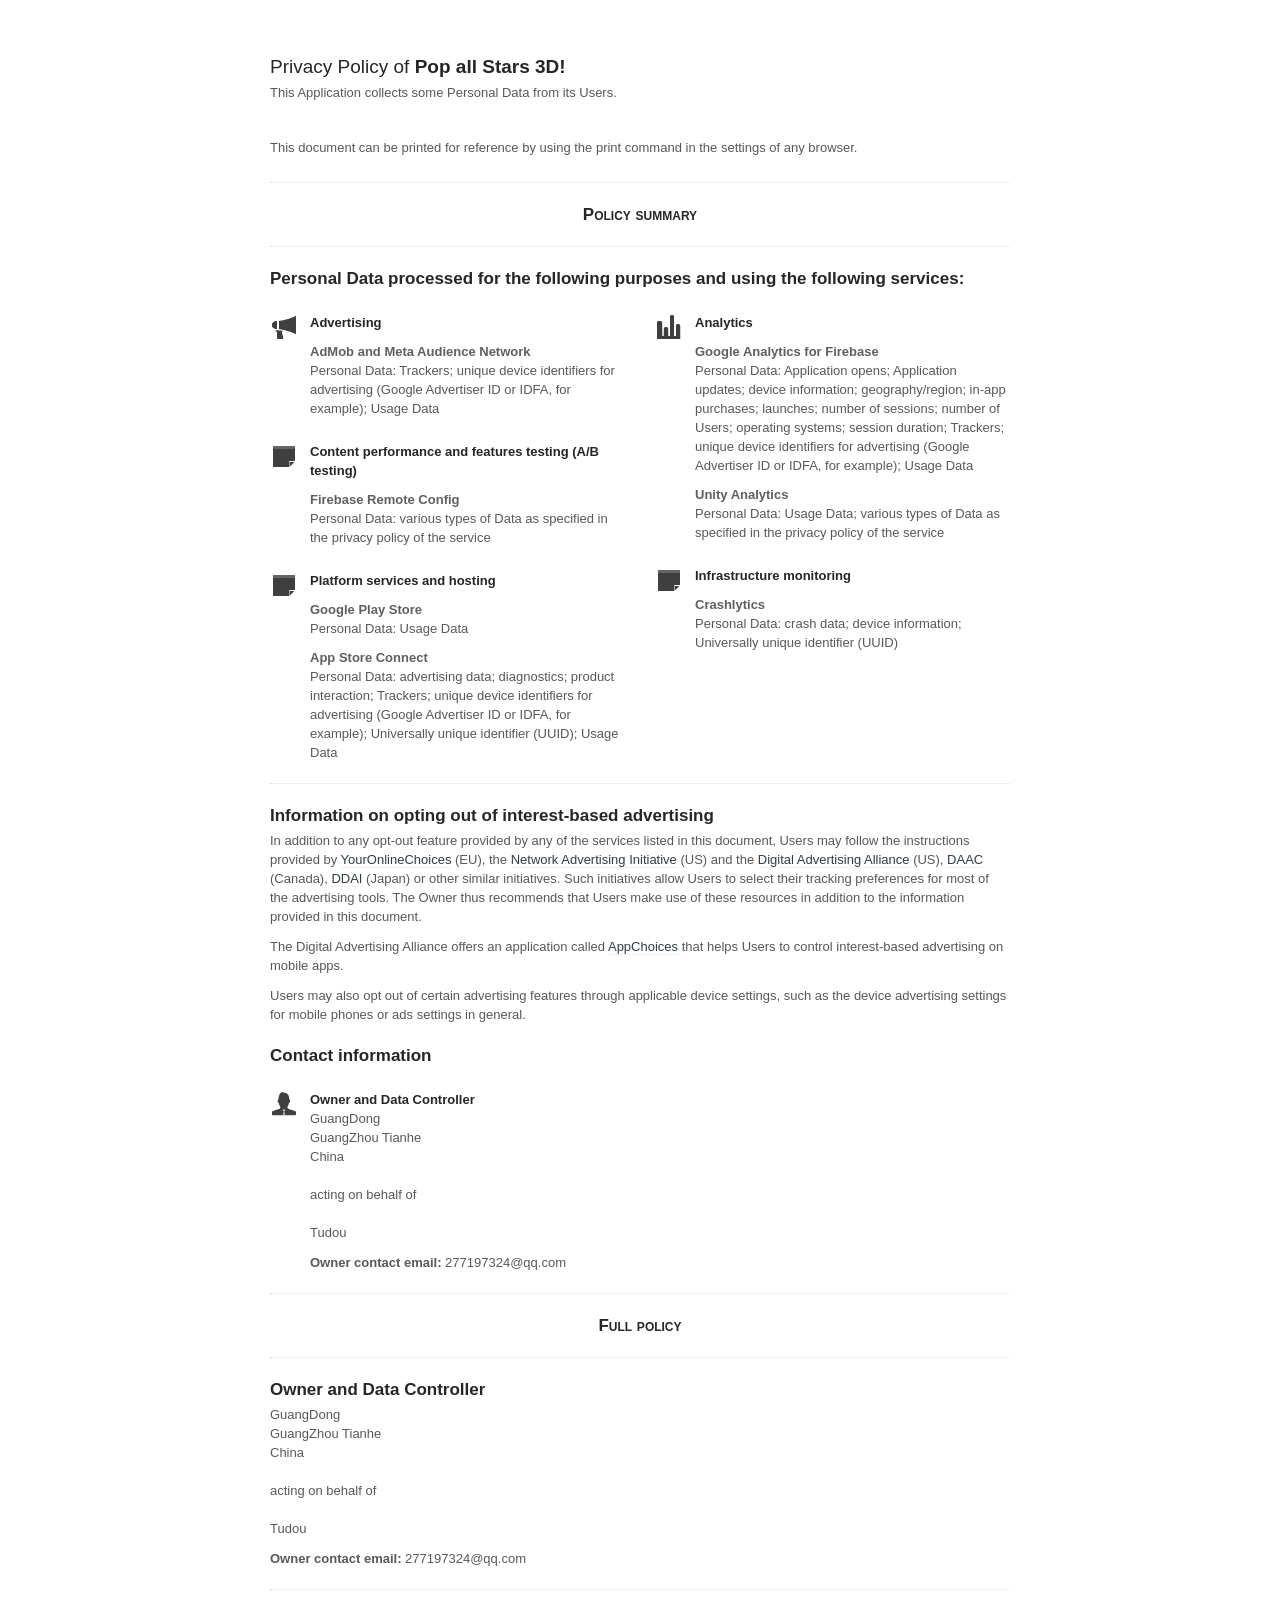
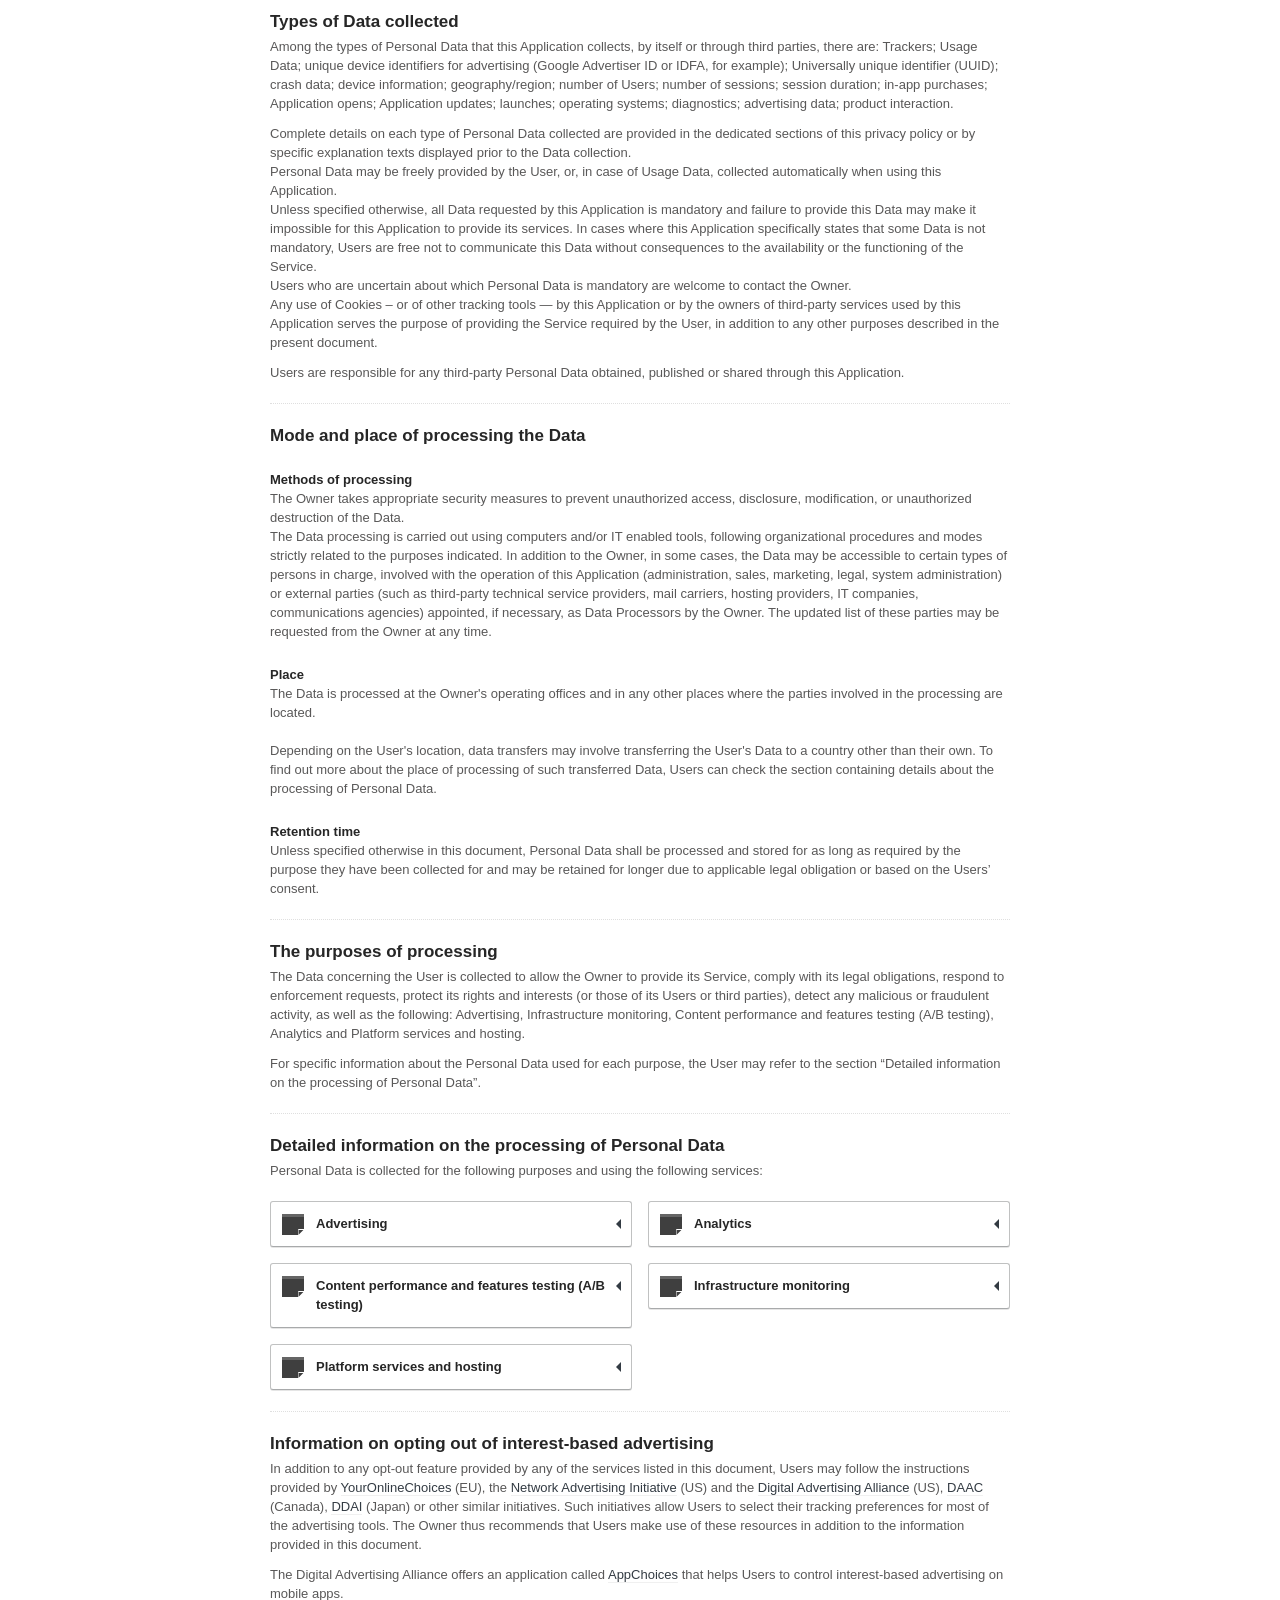
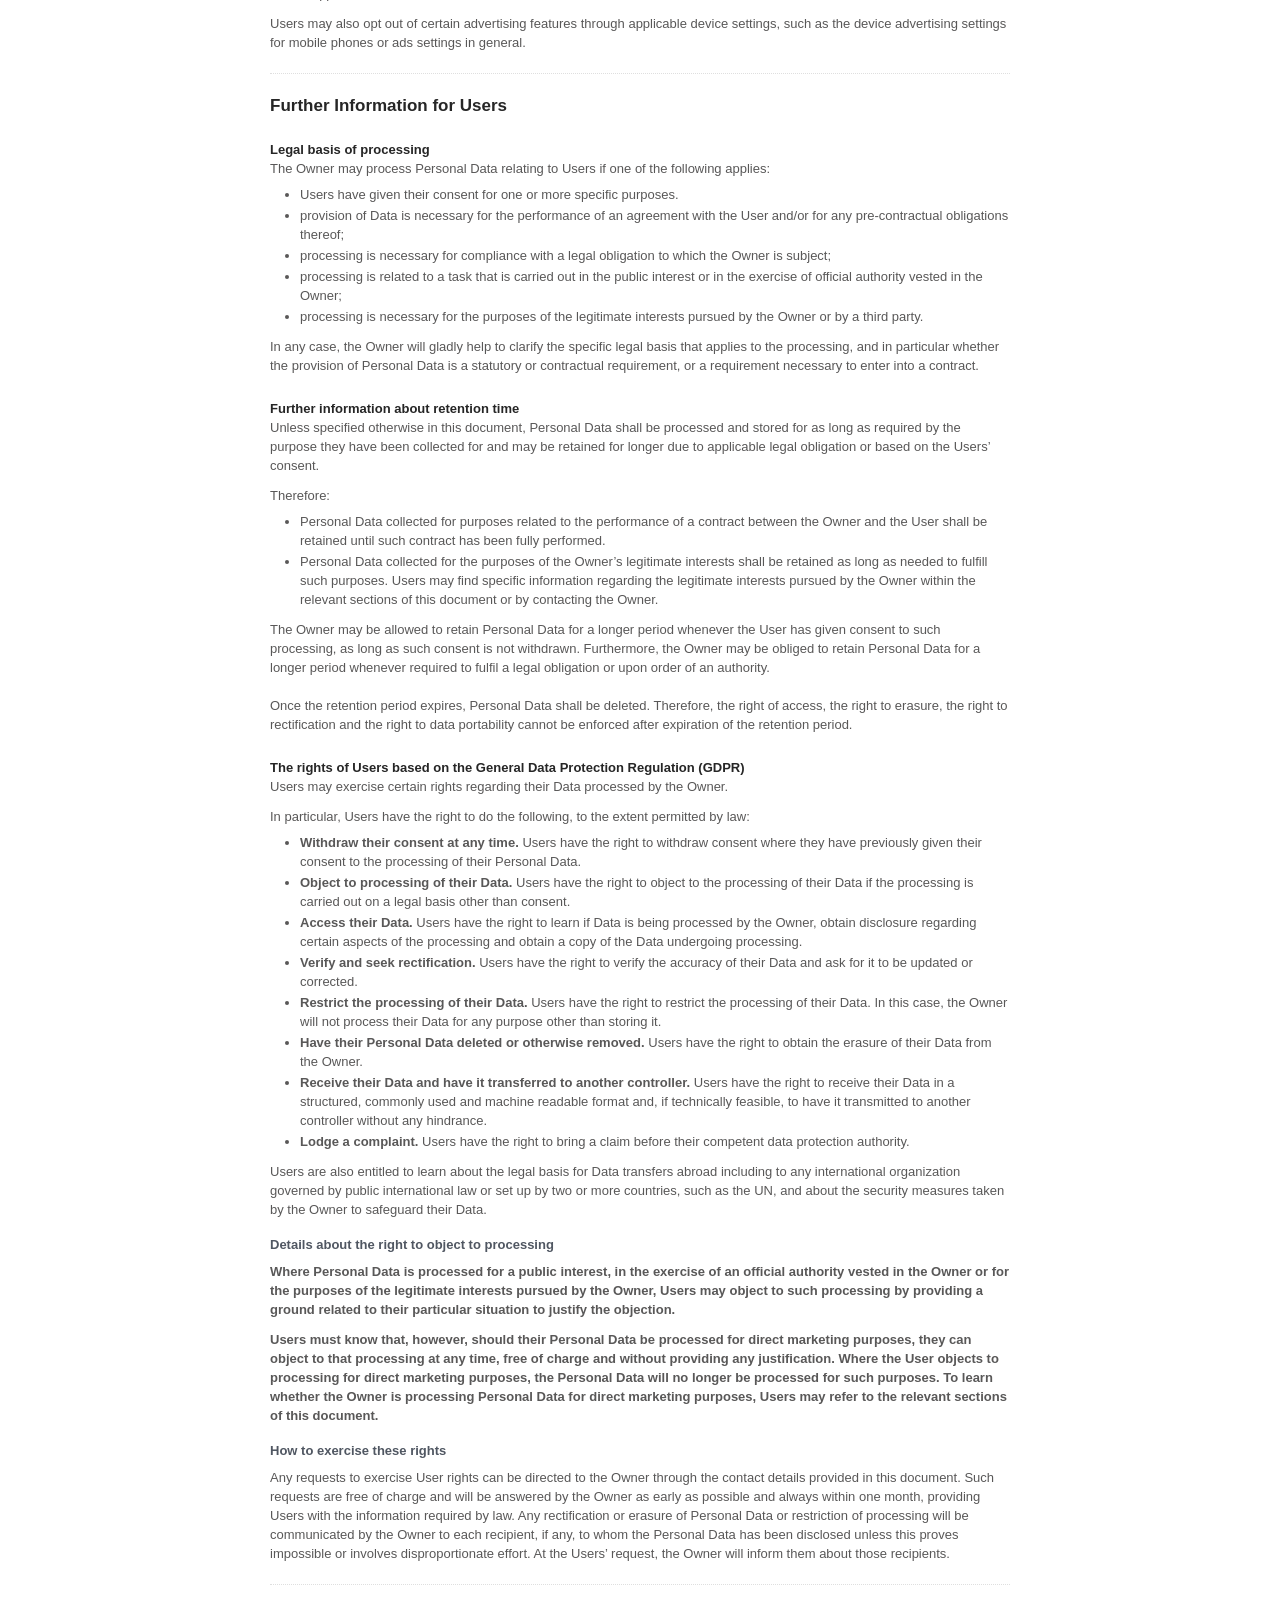
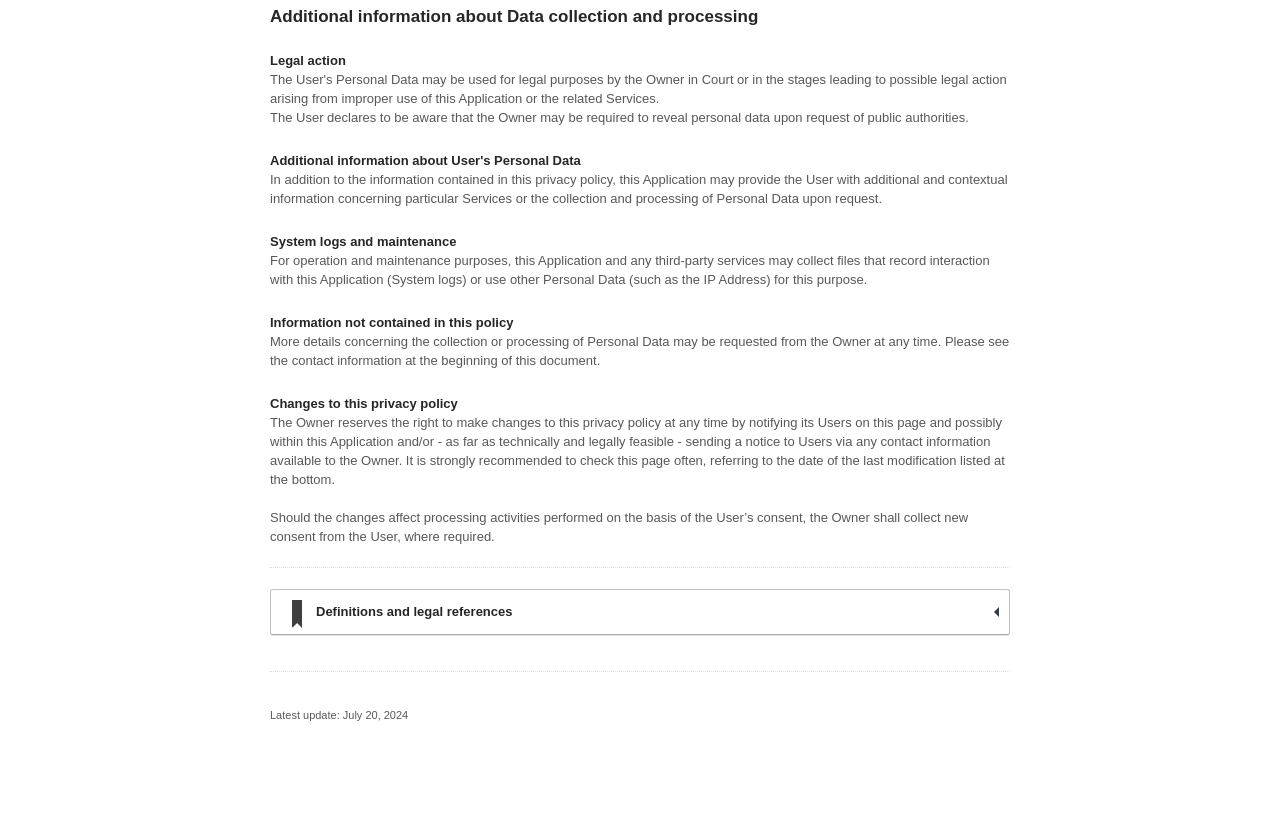
<file: index.html.html>
<!DOCTYPE html PUBLIC "-//W3C//DTD HTML 4.01//EN" "http://www.w3.org/TR/html4/strict.dtd">
<!-- saved from url=(0047)https://www.iubenda.com/privacy-policy/64629328 -->
<html id="iubenda_policy" class="iubenda_fixed_policy" lang="en"><head><meta http-equiv="Content-Type" content="text/html; charset=UTF-8">



  <title>Privacy Policy of Pop all Stars 3D!</title>

  <meta http-equiv="Content-Language" content="en">
  
  <meta http-equiv="date" content="2023-06-19">
  <meta http-equiv="last-modified" content="2023-11-29">
  <meta itemprop="name" content="Privacy Policy of Pop all Stars 3D!">
  <meta itemprop="description" content="This Application collects some Personal Data from its Users.">
  <meta itemprop="image" content="https://www.iubenda.com/seo/assets/default.png">
  <meta name="locale" content="en">
  <meta name="title" content="This Application collects some Personal Data from its Users.">
  <meta name="description" content="This Application collects some Personal Data from its Users.">
  <meta name="image" content="https://www.iubenda.com/seo/assets/default.png">
  <meta name="twitter:card" content="summary">
  <meta name="twitter:title" content="Privacy Policy of Pop all Stars 3D!">
  <meta name="twitter:description" content="This Application collects some Personal Data from its Users.">
  <meta name="twitter:site" content="@iubenda">
  <meta name="twitter:image:src" content="https://www.iubenda.com/seo/assets/default.png">
  <meta property="og:title" content="Privacy Policy of Pop all Stars 3D!">
  <meta property="og:description" content="This Application collects some Personal Data from its Users.">
  <meta property="og:site_name" content="iubenda">
  <meta property="og:locale" content="en">
  <meta property="og:type" content="website">
  <meta property="fb:app_id" content="190131204371223">
  <!-- <link rel="canonical" href="https://www.iubenda.com/privacy-policy/64629328"> -->

  <meta name="viewport" content="width=device-width">

  <meta name="robots" content="noindex, follow">
  <link rel="stylesheet" href="./Privacy Policy_files/privacy_policy-4731f2156ecf9c2d6e854a701086232c8652d81eb75e2be281816c162dff7230.css">
  <script src="./Privacy Policy_files/privacy_policy-20c4c145e840109997b9c4d4ae844084522846014870a1efad2ddd0277441762.js.下载"></script>

<style type="text/css">#iubenda_policy .close {display: none;}
#iubenda_policy #wbars {   overflow-y: auto;   -webkit-box-shadow: none;   -moz-box-shadow: none;   box-shadow: none;   height: auto; }
#iubenda_policy .iub_container {  margin-top: 30px;  margin-bottom: 30px; }
#iubenda_policy .iub_container > .iub_footer {  -webkit-box-shadow: none;  -moz-box-shadow: none;  box-shadow: none;  -webkit-border-radius: none;  -moz-border-radius: none;  border-radius: none; }
</style></head>
<body class="all-collapsed">
  <script nonce="fe1db3620f664f279f6c52ad669ee191">
//<![CDATA[

    var $body = $('body');

    // Add `all-collapsed` class to body in order to have all the expandable panel collapsed at page load and:
    // 1. avoid the closing animation
    // 2. allow all browsers (Firefox had issue) to scroll to an anchor if provided in the URL (e.g. #manage_cookies)
    // 3. done via JS in order to not have panels collapsed for browsers with disabled JS
    $body.addClass('all-collapsed')
      .on('click', '.expand .expand-click', function () {
        if ($body.hasClass('all-collapsed')) {
          // Remove `all-collapsed` class from the body and set all panels collapsed so toggleClass behaves as expected
          $('.expand-content').hide();
          $('.expand').addClass('collapsed');
          $body.removeClass('all-collapsed');
        }

        var $this = $(this);
        $this.parents('.expand').toggleClass('collapsed').toggleClass('expanded')
          .children('.expand-content').slideToggle('fast');
        $this.parents('.expand-item').toggleClass('hover');
        $this.children('.icon-17').toggleClass('icon-expand').toggleClass('icon-collapse');
      });

//]]>
</script>
  
  <div id="wbars_all">
    <div class="iub_container iub_base_container">
      <div id="wbars">
        <div class="iub_content legal_pp">


          
<div class="iub_header">

  
  <h1>Privacy Policy of <strong>Pop all Stars 3D!</strong></h1>

    <p>This Application collects some Personal Data from its Users.</p><br>
    <br>
    <p>This document can be printed for reference by using the print command in the settings of any browser.</p>


</div> <!-- /header -->



              <div class="simple_pp">

                <div class="one_line_col">

                  <h2 style="text-align: center; font-variant:small-caps;">Policy summary</h2>

                </div> <!-- /one_line_col -->

                



    <h2 id="purposes_data">Personal Data processed for the following purposes and using the following services:</h2>

    <ul class="for_boxes cf">

      <li class="one_line_col">
        <ul class="for_boxes">


            <li>

              <div class="iconed policyicon_purpose_7">

                <h3>Advertising</h3>


                <ul class="unstyled">



                    <li>
                      <h3>AdMob and Meta Audience Network</h3>
                        <p>Personal Data: Trackers; unique device identifiers for advertising (Google Advertiser ID or IDFA, for example); Usage Data</p>
                    </li>

                </ul>

              </div>

            </li>

          
            <li>

              <div class="iconed policyicon_purpose_5">

                <h3>Analytics</h3>


                <ul class="unstyled">



                    <li>
                      <h3>Google Analytics for Firebase</h3>
                        <p>Personal Data: Application opens; Application updates; device information; geography/region; in-app purchases; launches; number of sessions; number of Users; operating systems; session duration; Trackers; unique device identifiers for advertising (Google Advertiser ID or IDFA, for example); Usage Data</p>
                    </li>

                    <li>
                      <h3>Unity Analytics</h3>
                        <p>Personal Data: Usage Data; various types of Data as specified in the privacy policy of the service</p>
                    </li>


                </ul>

              </div>

            </li>

          
            <li>

              <div class="iconed policyicon_purpose_22">

                <h3>Content performance and features testing (A/B testing)</h3>


                <ul class="unstyled">



                    <li>
                      <h3>Firebase Remote Config</h3>
                        <p>Personal Data: various types of Data as specified in the privacy policy of the service</p>
                    </li>


                </ul>

              </div>

            </li>

          
            <li>

              <div class="iconed policyicon_purpose_30">

                <h3>Infrastructure monitoring</h3>


                <ul class="unstyled">



                    <li>
                      <h3>Crashlytics</h3>
                        <p>Personal Data: crash data; device information; Universally unique identifier (UUID)</p>
                    </li>


                </ul>

              </div>

            </li>

          
            <li>

              <div class="iconed policyicon_purpose_46">

                <h3>Platform services and hosting</h3>


                <ul class="unstyled">



                    <li>
                      <h3>Google Play Store</h3>
                        <p>Personal Data: Usage Data</p>
                    </li>

                    <li>
                      <h3>App Store Connect</h3>
                        <p>Personal Data: advertising data; diagnostics; product interaction; Trackers; unique device identifiers for advertising (Google Advertiser ID or IDFA, for example); Universally unique identifier (UUID); Usage Data</p>
                    </li>


                </ul>

              </div>

            </li>

           

        </ul>
      </li>

    </ul>
   

 

  <h2 id="opt_out">Information on opting out of interest-based advertising</h2>
    <p>
  In addition to any opt-out feature provided by any of the services listed in this document, Users may follow the instructions provided by
  <a target="_blank" rel="noopener nofollow" href="http://www.youronlinechoices.com/">YourOnlineChoices</a> (EU),
  the <a target="_blank" rel="noopener nofollow" href="https://thenai.org/about-online-advertising/">Network Advertising Initiative</a> (US) and
  the <a target="_blank" rel="noopener nofollow" href="https://www.aboutads.info/consumers/">Digital Advertising Alliance</a> (US),
  <a target="_blank" rel="noopener nofollow" href="http://youradchoices.ca/understanding-online-advertising">DAAC</a> (Canada),
  <a target="_blank" rel="noopener nofollow" href="http://www.ddai.info/optout">DDAI</a> (Japan)
  or other similar initiatives. Such initiatives allow Users to select their tracking preferences for most of the advertising tools. The Owner thus recommends that Users make use of these resources in addition to the information provided in this document.
</p>

<p>The Digital Advertising Alliance offers an application called <a target="_blank" rel="noopener nofollow" href="https://youradchoices.com/appchoices">AppChoices</a> that helps Users to control interest-based advertising on mobile apps.</p>

<p>Users may also opt out of certain advertising features through applicable device settings, such as the device advertising settings for mobile phones or ads settings in general.</p>




	<h2 id="contact_information">Contact information</h2>
	<ul class="for_boxes cf">
	  <li class="one_line_col">
	    <ul class="for_boxes">
        <li>
          <div class="iconed icon_owner">
            <!-- Owner start -->
            <h3>Owner and Data Controller</h3>
                <p>GuangDong
<br>GuangZhou Tianhe
<br>China
<br>
<br>acting on behalf of
<br>
<br>Tudou</p>
                <p><strong>Owner contact email:</strong> 277197324@qq.com</p>
            <!-- Owner end -->
          </div>
        </li>
	    </ul>
	  </li>
	</ul>


              </div> <!-- /simple_pp -->

              <div class="one_line_col">

                <h2 style="text-align: center; font-variant:small-caps;">Full policy</h2>

              </div> <!-- /one_line_col -->

             
           

          
<div class="one_line_col">
  <h2 id="owner_of_the_data">
    Owner and Data Controller
  </h2>

  <!-- Owner start -->
      <p>GuangDong
<br>GuangZhou Tianhe
<br>China
<br>
<br>acting on behalf of
<br>
<br>Tudou</p>
      <p><strong>Owner contact email:</strong> 277197324@qq.com</p>
  <!-- Owner end -->

</div>


<div class="one_line_col">
  <h2 id="types_of_data">
    Types of Data collected
  </h2>


    <p>
      Among the types of Personal Data that this Application collects, by itself or through third parties, there are:
      Trackers; Usage Data; unique device identifiers for advertising (Google Advertiser ID or IDFA, for example); Universally unique identifier (UUID); crash data; device information; geography/region; number of Users; number of sessions; session duration; in-app purchases; Application opens; Application updates; launches; operating systems; diagnostics; advertising data; product interaction.
    </p>

  <p>Complete details on each type of Personal Data collected are provided in the dedicated sections of this privacy policy or by specific explanation texts displayed prior to the Data collection.<br>Personal Data may be freely provided by the User, or, in case of Usage Data, collected automatically when using this Application.<br>Unless specified otherwise, all Data requested by this Application is mandatory and failure to provide this Data may make it impossible for this Application to provide its services. In cases where this Application specifically states that some Data is not mandatory, Users are free not to communicate this Data without consequences to the availability or the functioning of the Service.<br>Users who are uncertain about which Personal Data is mandatory are welcome to contact the Owner.<br>Any use of Cookies – or of other tracking tools — by this Application or by the owners of third-party services used by this Application serves the purpose of providing the Service required by the User, in addition to any other purposes described in the present document.</p>
  <p>Users are responsible for any third-party Personal Data obtained, published or shared through this Application.</p>
</div>


<div class="one_line_col">
  <h2 id="place_of_processing">Mode and place of processing the Data</h2>
  <h3 class="iub-subheading iub-subheading-legal-mode-processing">
    Methods of processing
  </h3>
  <p>The Owner takes appropriate security measures to prevent unauthorized access, disclosure, modification, or unauthorized destruction of the Data.<br>The Data processing is carried out using computers and/or IT enabled tools, following organizational procedures and modes strictly related to the purposes indicated. In addition to the Owner, in some cases, the Data may be accessible to certain types of persons in charge, involved with the operation of this Application (administration, sales, marketing, legal, system administration) or external parties (such as third-party technical service providers, mail carriers, hosting providers, IT companies, communications agencies) appointed, if necessary, as Data Processors by the Owner. The updated list of these parties may be requested from the Owner at any time.</p>

  <h3 class="iub-subheading iub-subheading-legal-place">
    Place
  </h3>
  <p>The Data is processed at the Owner's operating offices and in any other places where the parties involved in the processing are located.<br><br>
Depending on the User's location, data transfers may involve transferring the User's Data to a country other than their own. To find out more about the place of processing of such transferred Data, Users can check the section containing details about the processing of Personal Data.</p>

  <h3 class="iub-subheading iub-subheading-legal-time">
    Retention time
  </h3>
  <p>Unless specified otherwise in this document, Personal Data shall be processed and stored for as long as required by the purpose they have been collected for and may be retained for longer due to applicable legal obligation or based on the Users’ consent.</p>
</div>



  <div class="one_line_col">
    <h2 id="use_collected_data">The purposes of processing</h2>
      <p>
        The Data concerning the User is collected to allow the Owner to provide its Service, comply with its legal obligations, respond to enforcement requests, protect its rights and interests (or those of its Users or third parties), detect any malicious or fraudulent activity, as well as the following:
        Advertising, Infrastructure monitoring, Content performance and features testing (A/B testing), Analytics and Platform services and hosting.
      </p>
     
    <p>For specific information about the Personal Data used for each purpose, the User may refer to the section “Detailed information on the processing of Personal Data”.</p>
  </div>







<div data-locale="en"></div>


    <div class="one_line_col">
      <h2 id="data_processing_detailed_info">Detailed information on the processing of Personal Data</h2>
      <p>Personal Data is collected for the following purposes and using the following services:</p>
      <ul class="for_boxes">

          <li>
            <details class="box_primary box_10 expand">
              <summary>
                <h3 class=" w_icon_24 policyicon_purpose_11190837 iub-purpose iub-purpose-11190837">
                  Advertising
                </h3>
              </summary>
              <div class="details_body">
                <p>This type of service allows User Data to be utilized for advertising communication purposes. These communications are displayed in the form of banners and other advertisements on this Application, possibly based on User interests.<br>
This does not mean that all Personal Data are used for this purpose. Information and conditions of use are shown below. <br>
Some of the services listed below may use Trackers to identify Users or they may use the behavioral retargeting technique, i.e. displaying ads tailored to the User’s interests and behavior, including those detected outside this Application. For more information, please check the privacy policies of the relevant services.<br>
Services of this kind usually offer the possibility to opt out of such tracking. In addition to any opt-out feature offered by any of the services below, Users may learn more on how to generally opt out of interest-based advertising within the dedicated section "How to opt-out of interest-based advertising" in this document.</p>


                  <!-- Service start -->
                  <h4 class="iub-service iub-service-9598274">AdMob </h4>
                  <div class="wrap">
                    <p>AdMob is an advertising service provided by Google LLC or by Google Ireland Limited, depending on how the Owner manages the Data processing.<br>
<strong>In order to understand Google's use of Data, consult <a href="https://policies.google.com/technologies/partner-sites" target="_blank" rel="noopener">Google's partner policy</a></strong>.</p>
                  </div>

                    <p>Personal Data processed: Trackers; unique device identifiers for advertising (Google Advertiser ID or IDFA, for example); Usage Data.</p>

                  
                  <p>Place of processing:  United States –  <a href="https://business.safety.google/privacy/" target="_blank" rel="noopener noreferrer">Privacy Policy</a> – <a href="https://adssettings.google.com/authenticated" target="_blank" rel="noopener">Opt Out</a>;  Ireland –  <a href="https://business.safety.google/privacy/" target="_blank" rel="noopener noreferrer">Privacy Policy</a>. </p>
                  
                  <!-- Service end -->
                  <!-- Service start -->
                  
                    <p>Personal Data processed: Trackers; Usage Data.</p>

                  
                  <p>Place of processing:  United States –  <a href="https://help.chartboost.com/legal/privacy" target="_blank" rel="noopener noreferrer">Privacy Policy</a>. </p>
                  
                  

                  
                  <!-- Service end -->
              </div>
            </details>
          </li>

          <li>
            <details class="box_primary box_10 expand">
              <summary>
                <h3 class=" w_icon_24 policyicon_purpose_11190874 iub-purpose iub-purpose-11190874">
                  Analytics
                </h3>
              </summary>
              <div class="details_body">
                <p>The services contained in this section enable the Owner to monitor and analyze web traffic and can be used to keep track of User behavior.</p>


                  <!-- Service start -->
                  <h4 class="iub-service iub-service-9598311">Google Analytics for Firebase </h4>
                  <div class="wrap">
                    <p>Google Analytics for Firebase or Firebase Analytics is an analytics service provided by Google LLC or by Google Ireland Limited, depending on how the Owner manages the Data processing.<br>
<strong>In order to understand Google's use of Data, consult <a href="https://www.google.com/policies/privacy/partners/" target="_blank" rel="noopener">Google's partner policy</a></strong>.</p>

<p>Firebase Analytics may share Data with other tools provided by Firebase, such as Crash Reporting, Authentication, Remote Config or Notifications. The User may check this privacy policy to find a detailed explanation about the other tools used by the Owner.</p>

<p>This Application uses identifiers for mobile devices and technologies similar to cookies to run the Firebase Analytics service.</p>

<p>Users may opt-out of certain Firebase features through applicable device settings, such as the device advertising settings for mobile phones or by following the instructions in other Firebase related sections of this privacy policy, if available.</p>
                  </div>

                    <p>Personal Data processed: Application opens; Application updates; device information; geography/region; in-app purchases; launches; number of sessions; number of Users; operating systems; session duration; Trackers; unique device identifiers for advertising (Google Advertiser ID or IDFA, for example); Usage Data.</p>

                  
                  <p>Place of processing:  United States –  <a href="https://policies.google.com/privacy" target="_blank" rel="noopener noreferrer">Privacy Policy</a>;  Ireland –  <a href="https://policies.google.com/privacy" target="_blank" rel="noopener noreferrer">Privacy Policy</a>. </p>
                  
                  

                  
                  <!-- Service end -->
                  <!-- Service start -->
                  <h4 class="iub-service iub-service-9598335">Unity Analytics (Unity Technologies ApS)</h4>
                  <div class="wrap">
                    <p>Unity Analytics is an analytics service provided by Unity Technologies ApS.</p>
                  </div>

                    <p>Personal Data processed: Usage Data; various types of Data as specified in the privacy policy of the service.</p>

                  
                  <p>Place of processing:  Denmark –  <a href="https://unity3d.com/legal/privacy-policy" target="_blank" rel="noopener noreferrer">Privacy Policy</a>. </p>
                  
                  

                  
                  <!-- Service end -->
              </div>
            </details>
          </li>

          <li>
            <details class="box_primary box_10 expand">
              <summary>
                <h3 class=" w_icon_24 policyicon_purpose_11190864 iub-purpose iub-purpose-11190864">
                  Content performance and features testing (A/B testing)
                </h3>
              </summary>
              <div class="details_body">
                <p>The services contained in this section allow the Owner to track and analyze the User response concerning web traffic or behavior regarding changes to the structure, text or any other component of this Application.</p>


                  <!-- Service start -->
                  <h4 class="iub-service iub-service-9598301">Firebase Remote Config </h4>
                  <div class="wrap">
                    <p>Firebase Remote Config is an A/B testing and configuration service provided by Google LLC or by Google Ireland Limited, depending on how the Owner manages the Data processing.</p>
                  </div>

                    <p>Personal Data processed: various types of Data as specified in the privacy policy of the service.</p>

                  
                  <p>Place of processing:  United States –  <a href="https://www.google.com/policies/privacy/" target="_blank" rel="noopener noreferrer">Privacy Policy</a>;  Ireland –  <a href="https://policies.google.com/privacy" target="_blank" rel="noopener noreferrer">Privacy Policy</a>. </p>
                  
                  

                  
                  <!-- Service end -->
              </div>
            </details>
          </li>

          <li>
            <details class="box_primary box_10 expand">
              <summary>
                <h3 class=" w_icon_24 policyicon_purpose_11190841 iub-purpose iub-purpose-11190841">
                  Infrastructure monitoring
                </h3>
              </summary>
              <div class="details_body">
                <p>This type of service allows this Application to monitor the use and behavior of its components so its performance, operation, maintenance and troubleshooting can be improved.<br>
Which Personal Data are processed depends on the characteristics and mode of implementation of these services, whose function is to filter the activities of this Application.</p>


                  <!-- Service start -->
                  <h4 class="iub-service iub-service-9598278">Crashlytics </h4>
                  <div class="wrap">
                    <p>Crashlytics is a monitoring service provided by Google LLC or by Google Ireland Limited, depending on how the Owner manages the Data processing.</p>
                  </div>

                    <p>Personal Data processed: crash data; device information; Universally unique identifier (UUID).</p>

                  
                  <p>Place of processing:  United States –  <a href="https://www.google.com/policies/privacy/" target="_blank" rel="noopener noreferrer">Privacy Policy</a>;  Ireland –  <a href="https://policies.google.com/privacy" target="_blank" rel="noopener noreferrer">Privacy Policy</a>. </p>
                  
                  

                  
                  <!-- Service end -->
              </div>
            </details>
          </li>

          <li>
            <details class="box_primary box_10 expand">
              <summary>
                <h3 class=" w_icon_24 policyicon_purpose_11190880 iub-purpose iub-purpose-11190880">
                  Platform services and hosting
                </h3>
              </summary>
              <div class="details_body">
                <p>These services have the purpose of hosting and running key components of this Application, therefore allowing the provision of this Application from within a unified platform. Such platforms provide a wide range of tools to the Owner  –  e.g. analytics, user registration, commenting, database management, e-commerce, payment processing – that imply the collection and handling of Personal Data. <br>
Some of these services work through geographically distributed servers, making it difficult to determine the actual location where the Personal Data are stored.</p>


                  <!-- Service start -->
                  <h4 class="iub-service iub-service-9598317">Google Play Store </h4>
                  <div class="wrap">
                    <p>This Application is distributed on the Google Play Store, a platform for the distribution of mobile apps, provided by Google LLC or by Google Ireland Limited, depending on how the Owner manages the Data processing.</p>

<p>By virtue of being distributed via this app store, Google collects usage and diagnostics data and share aggregate information with the Owner. Much of this information is processed on an opt-in basis.</p>

<p>Users may opt-out of this analytics feature directly through their device settings. More information on how to manage analysis settings can be found on <a href="https://support.google.com/accounts/answer/6078260" target="_blank" rel="noopener">this page</a>.</p>
                  </div>

                    <p>Personal Data processed: Usage Data.</p>

                  
                  <p>Place of processing:  United States –  <a href="https://policies.google.com/privacy" target="_blank" rel="noopener noreferrer">Privacy Policy</a>;  Ireland –  <a href="https://policies.google.com/privacy" target="_blank" rel="noopener noreferrer">Privacy Policy</a>. </p>
                  
                  

                  
                  <!-- Service end -->
                  <!-- Service start -->
                  <h4 class="iub-service iub-service-9598324">App Store Connect (Apple Inc.)</h4>
                  <div class="wrap">
                    <p>This Application is distributed on Apple's App Store, a platform for the distribution of mobile apps, provided by Apple Inc.</p>

<p>App Store Connect enables the Owner to manage this Application on Apple's App Store. Depending on the configuration, App Store Connect provides the Owner with analytics data on user engagement and app discovery, marketing campaigns, sales, in-app purchases, and payments to measure the performance of this Application.
App Store Connect only collects such data from Users who have agreed to share them with the Owner. Users may find more information on how to opt out via their device settings <a href="https://support.apple.com/en-gb/HT202100" target="_blank" rel="noopener">here</a>.</p>
                  </div>

                    <p>Personal Data processed: advertising data; diagnostics; product interaction; Trackers; unique device identifiers for advertising (Google Advertiser ID or IDFA, for example); Universally unique identifier (UUID); Usage Data.</p>

                  
                  <p>Place of processing:  United States –  <a href="https://www.apple.com/legal/privacy/" target="_blank" rel="noopener noreferrer">Privacy Policy</a>. </p>
                  
                  

                  
                  <!-- Service end -->
              </div>
            </details>
          </li>
      </ul>
    </div>




  <div class="one_line_col">
    <h2 id="opt_out">Information on opting out of interest-based advertising</h2>
      <p>
  In addition to any opt-out feature provided by any of the services listed in this document, Users may follow the instructions provided by
  <a target="_blank" rel="noopener nofollow" href="http://www.youronlinechoices.com/">YourOnlineChoices</a> (EU),
  the <a target="_blank" rel="noopener nofollow" href="https://thenai.org/about-online-advertising/">Network Advertising Initiative</a> (US) and
  the <a target="_blank" rel="noopener nofollow" href="https://www.aboutads.info/consumers/">Digital Advertising Alliance</a> (US),
  <a target="_blank" rel="noopener nofollow" href="http://youradchoices.ca/understanding-online-advertising">DAAC</a> (Canada),
  <a target="_blank" rel="noopener nofollow" href="http://www.ddai.info/optout">DDAI</a> (Japan)
  or other similar initiatives. Such initiatives allow Users to select their tracking preferences for most of the advertising tools. The Owner thus recommends that Users make use of these resources in addition to the information provided in this document.
</p>

<p>The Digital Advertising Alliance offers an application called <a target="_blank" rel="noopener nofollow" href="https://youradchoices.com/appchoices">AppChoices</a> that helps Users to control interest-based advertising on mobile apps.</p>

<p>Users may also opt out of certain advertising features through applicable device settings, such as the device advertising settings for mobile phones or ads settings in general.</p>

  </div>


<div data-locale="en"></div>





    


  <h2 id="cookie_policy_further_information">
    Further Information for Users
      </h2>


  <h3 class="iub-subheading iub-subheading-legal-basis-of-processing">
  Legal basis of processing
</h3>
<p>The Owner may process Personal Data relating to Users if one of the following applies:</p>
<ul>
  <li>Users have given their consent for one or more specific purposes.</li>
  <li>provision of Data is necessary for the performance of an agreement with the User and/or for any pre-contractual obligations thereof;</li>
  <li>processing is necessary for compliance with a legal obligation to which the Owner is subject;</li>
  <li>processing is related to a task that is carried out in the public interest or in the exercise of official authority vested in the Owner;</li>
  <li>processing is necessary for the purposes of the legitimate interests pursued by the Owner or by a third party.</li>
</ul>
<p>In any case, the Owner will gladly help to clarify the specific legal basis that applies to the processing, and in particular whether the provision of Personal Data is a statutory or contractual requirement, or a requirement necessary to enter into a contract. </p>


  <h3 class="iub-subheading iub-subheading-legal-time">
  Further information about retention time
</h3>

<p>Unless specified otherwise in this document, Personal Data shall be processed and stored for as long as required by the purpose they have been collected for and may be retained for longer due to applicable legal obligation or based on the Users’ consent.</p>
<p>Therefore:</p>
<ul>
  <li>Personal Data collected for purposes related to the performance of a contract between the Owner and the User shall be retained until such contract has been fully performed.</li>
  <li>Personal Data collected for the purposes of the Owner’s legitimate interests shall be retained as long as needed to fulfill such purposes. Users may find specific information regarding the legitimate interests pursued by the Owner within the relevant sections of  this document or by contacting the Owner.</li>
</ul>
<p>The Owner may be allowed to retain Personal Data for a longer period whenever the User has given consent to such processing, as long as such consent is not withdrawn. Furthermore, the Owner may be obliged to retain Personal Data for a longer period whenever required to fulfil a legal obligation or upon order of an authority.<br><br>
Once the retention period expires, Personal Data shall be deleted. Therefore, the right of access, the right to erasure, the right to rectification and the right to data portability cannot be enforced after expiration of the retention period.</p>


  <h3 id="rights_subjects">The rights of Users based on the General Data Protection Regulation (GDPR)</h3>
<p>Users may exercise certain rights regarding their Data processed by the Owner.</p>

<p>In particular, Users have the right to do the following, to the extent permitted by law:</p>

<ul>
  <li><strong>Withdraw their consent at any time.</strong> Users have the right to withdraw consent where they have previously given their consent to the processing of their Personal Data.</li>
  <li><strong>Object to processing of their Data.</strong> Users have the right to object to the processing of their Data if the processing is carried out on a legal basis other than consent.</li>
  <li><strong>Access their Data.</strong> Users have the right to learn if Data is being processed by the Owner, obtain disclosure regarding certain aspects of the processing and obtain a copy of the Data undergoing processing.</li>
  <li><strong>Verify and seek rectification.</strong> Users have the right to verify the accuracy of their Data and ask for it to be updated or corrected.</li>
  <li><strong>Restrict the processing of their Data.</strong> Users have the right to restrict the processing of their Data. In this case, the Owner will not process their Data for any purpose other than storing it.
</li>
  <li><strong>Have their Personal Data deleted or otherwise removed.</strong> Users have the right to obtain the erasure of their Data from the Owner.</li>
  <li><strong>Receive their Data and have it transferred to another controller.</strong> Users have the right to receive their Data in a structured, commonly used and machine readable format and, if technically feasible, to have it transmitted to another controller without any hindrance.</li>
  <li><strong>Lodge a complaint.</strong> Users have the right to bring a claim before their competent data protection authority.</li>
</ul>

<p>
  Users are also entitled to learn about the legal basis for Data transfers abroad including to any international organization governed by public international law or set up by two or more countries, such as the UN, and about the security measures taken by the Owner to safeguard their Data.
</p>

<h4 class="iub-subheading iub-subheading-legal-right-to-object">
  Details about the right to object to processing
</h4>
<p><strong>Where Personal Data is processed for a public interest, in the exercise of an official authority vested in the Owner or for the purposes of the legitimate interests pursued by the Owner, Users may object to such processing by providing a ground related to their particular situation to justify the objection.</strong></p>
<p><strong>Users must know that, however, should their Personal Data be processed for direct marketing purposes, they can object to that processing at any time, free of charge and without providing any justification. Where the User objects to processing for direct marketing purposes, the Personal Data will no longer be processed for such purposes. To learn whether the Owner is processing Personal Data for direct marketing purposes, Users may refer to the relevant sections of this document. </strong></p>

<h4 class="iub-subheading iub-subheading-legal-how-to-exercise">
  How to exercise these rights
</h4>

<p>Any requests to exercise User rights can be directed to the Owner through  the contact details provided in this document. Such requests are free of charge and will be answered by the Owner as early as possible and always within one month, providing Users with the information required by law. Any rectification or erasure of Personal Data or restriction of processing will be communicated by the Owner to each recipient, if any, to whom the Personal Data has been disclosed unless this proves impossible or involves disproportionate effort. At the Users’ request, the Owner will inform them about those recipients.</p>


  <div class="one_line_col">
  

  
</div>







<div class="one_line_col">
  <h2 id="further_data_processing_info">Additional information about Data collection and processing</h2>
  <h3 class="iub-subheading iub-subheading-legal-protection">
    Legal action
  </h3>
  <p>The User's Personal Data may be used for legal purposes by the Owner in Court or in the stages leading to possible legal action arising from improper use of this Application or the related Services.<br>The User declares to be aware that the Owner may be required to reveal personal data upon request of public authorities.</p>
  <h3 class="iub-subheading iub-subheading-legal-specific-info">
    Additional information about User's Personal Data
  </h3>
  <p>In addition to the information contained in this privacy policy, this Application may provide the User with additional and contextual information concerning particular Services or the collection and processing of Personal Data upon request.</p>
  <h3 class="iub-subheading iub-subheading-legal-maintenance">
    System logs and maintenance
  </h3>
  <p>For operation and maintenance purposes, this Application and any third-party services may collect files that record interaction with this Application (System logs) or use other Personal Data (such as the IP Address) for this purpose.</p>
  <h3 class="iub-subheading iub-subheading-legal-information-not-contained">
    Information not contained in this policy
  </h3>
  <p>More details concerning the collection or processing of Personal Data may be requested from the Owner at any time. Please see the contact information at the beginning of this document.</p>

  <h3 class="iub-subheading iub-subheading-legal-changes-to-this-privacy-policy">
    Changes to this privacy policy
  </h3>
  <p>The Owner reserves the right to make changes to this privacy policy at any time by notifying its Users on this page and possibly within this Application and/or - as far as technically and legally feasible - sending a notice to Users via any contact information available to the Owner. It is strongly recommended to check this page often, referring to the date of the last modification listed at the bottom. <br><br>
Should the changes affect processing activities performed on the basis of the User’s consent, the Owner shall collect new consent from the User, where required.</p>
</div>


<div class="one_line_col">
  <details class="box_primary box_10 definitions expand">
    <summary>
      <h3 id="definitions_and_legal_references" class="w_icon_24 icon_ribbon">
        Definitions and legal references
      </h3>
    </summary>
    <div class="details_body">
      <h4>
        Personal Data (or Data)
      </h4>
      <p>Any information that directly, indirectly, or in connection with other information — including a personal identification number — allows for the identification or identifiability of a natural person.</p>


      <h4>Usage Data</h4>
      <p>Information collected automatically through this Application (or third-party services employed in this Application), which can include: the IP addresses or domain names of the computers utilized by the Users who use this Application, the URI addresses (Uniform Resource Identifier), the time of the request, the method utilized to submit the request to the server, the size of the file received in response, the numerical code indicating the status of the server's answer (successful outcome, error, etc.), the country of origin, the features of the browser and the operating system utilized by the User, the various time details per visit (e.g., the time spent on each page within the Application) and the details about the path followed within the Application with special reference to the sequence of pages visited, and other parameters about the device operating system and/or the User's IT environment.</p>

      <h4>User</h4>
      <p>The individual using this Application who, unless otherwise specified, coincides with the Data Subject.</p>

      <h4>Data Subject</h4>
      <p>The natural person to whom the Personal Data refers.</p>

      <h4>Data Processor (or Processor)</h4>
      <p>The natural or legal person, public authority, agency or other body which processes Personal Data on behalf of the Controller, as described in this privacy policy.</p>

      <h4>Data Controller (or Owner)</h4>
      <p>The natural or legal person, public authority, agency or other body which, alone or jointly with others, determines the purposes and means of the processing of Personal Data, including the security measures concerning the operation and use of this Application. The Data Controller, unless otherwise specified, is the Owner of this Application.</p>

      <h4>This Application</h4>
      <p>The means by which the Personal Data of the User is collected and processed.</p>

      <h4>Service</h4>
      <p>The service provided by this Application as described in the relative terms (if available) and on this site/application.</p>


        <h4>European Union (or EU)</h4>
        <p>Unless otherwise specified, all references made within this document to the European Union include all current member states to the European Union and the European Economic Area.</p>

            <h4>Cookie</h4>
            <p>Cookies are Trackers consisting of small sets of data stored in the User's browser.</p>

            <h4>Tracker</h4>
            <p>Tracker indicates any technology - e.g Cookies, unique identifiers, web beacons, embedded scripts, e-tags and fingerprinting - that enables the tracking of Users, for example by accessing or storing information on the User’s device.</p>
      <hr>
      <h4>Legal information</h4>
      <p>This privacy policy relates solely to this Application, if not stated otherwise within this document.</p>
    </div>
  </details>
</div>



          
<div class="iub_footer">

  <p>
    Latest update: July 20, 2024
  </p>
  <p>
    
  </p>

  
  

</div> <!-- /footer -->

<script>
  window.tryFunc = function(fName,args){
    if(typeof window[fName]==='function'){
      window[fName](args);
    }else{
      if(args){
        /* default behaviour is link */
        if(args.href){
          /* default link is target='_blank' */
          window.open(args.href)
        }
      }
    }
    return false; /* inhibit default behaviour */
  }
</script>



      </div> <!-- /content -->
    </div> <!-- /wbars -->


  </div> <!-- /container base_container -->
</div> <!-- /wbars_wrapper -->






  <script nonce="fe1db3620f664f279f6c52ad669ee191">
//<![CDATA[

    var privacyPolicy = new PrivacyPolicy({
      id:2545026,
      noBrand:true
    })

    $(document).ready(function() {
      privacyPolicy.start();
    });

//]]>
</script>



</body></html>
</file>
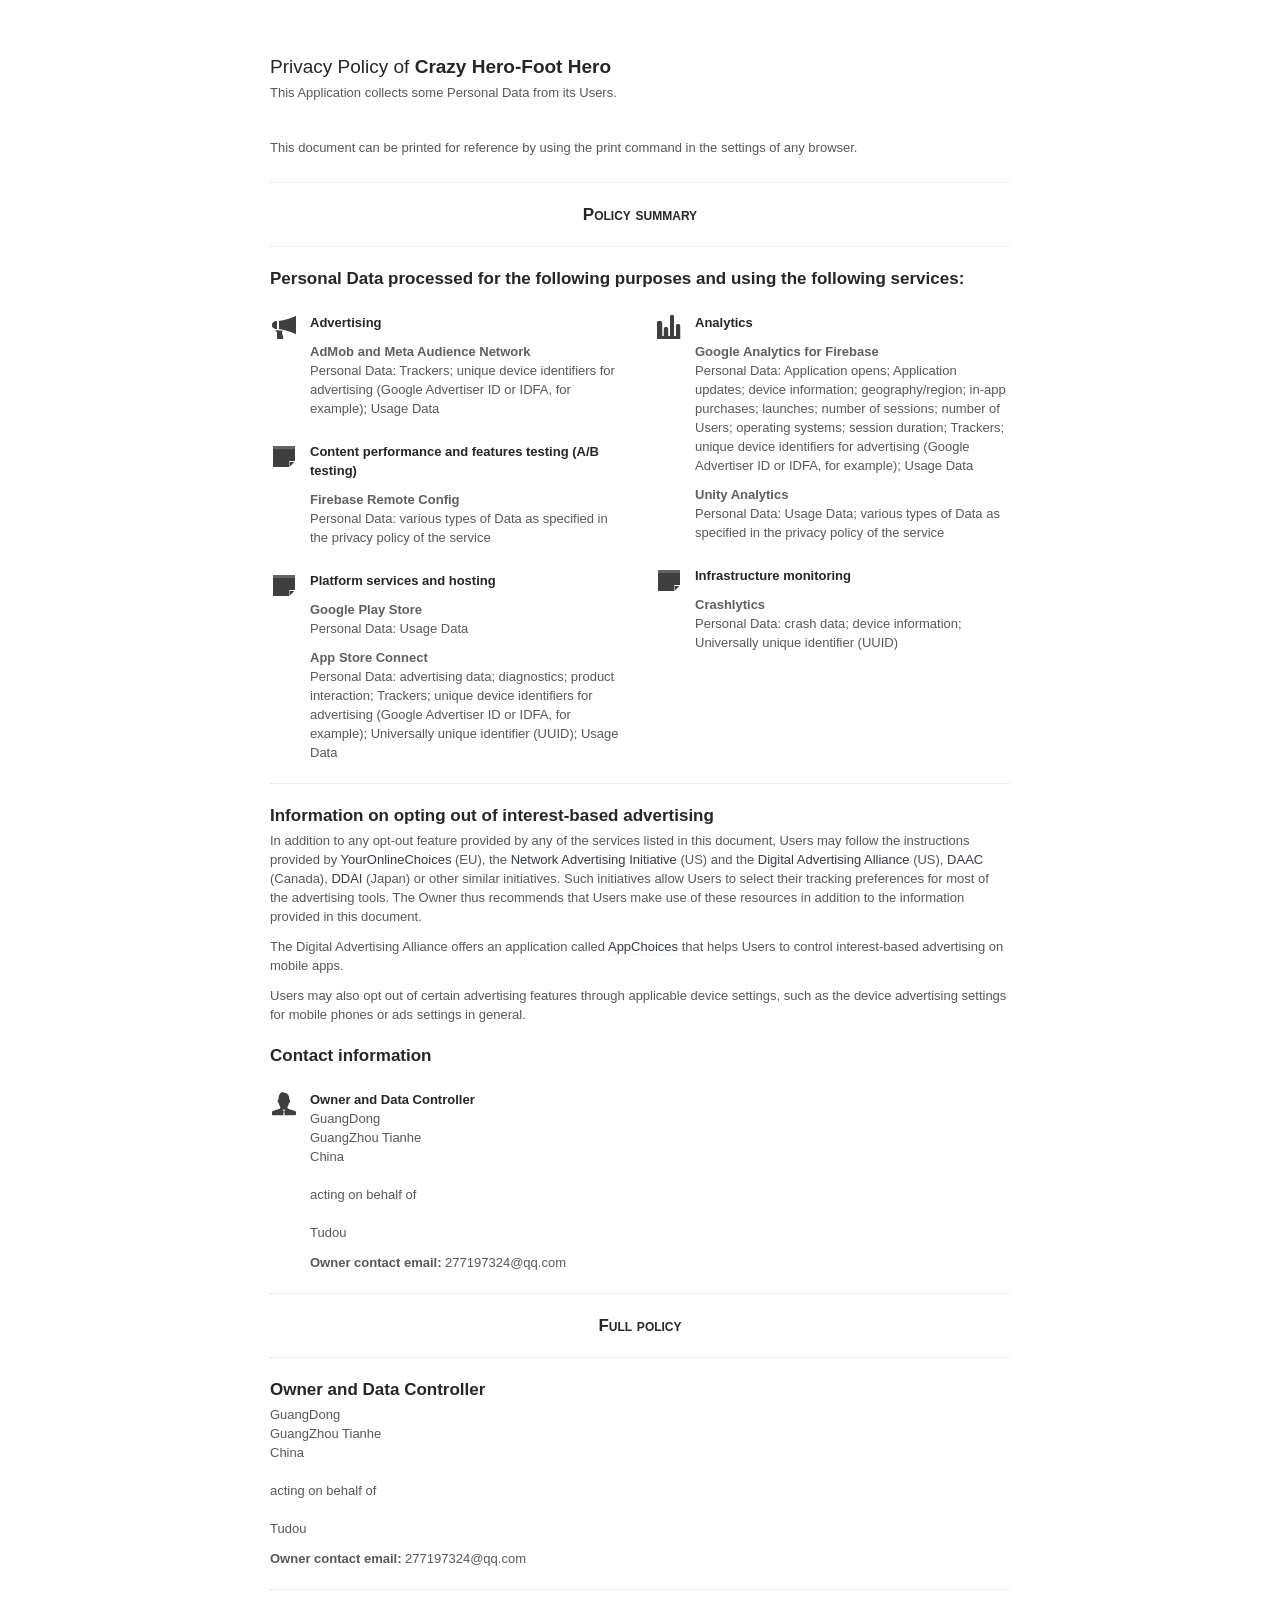
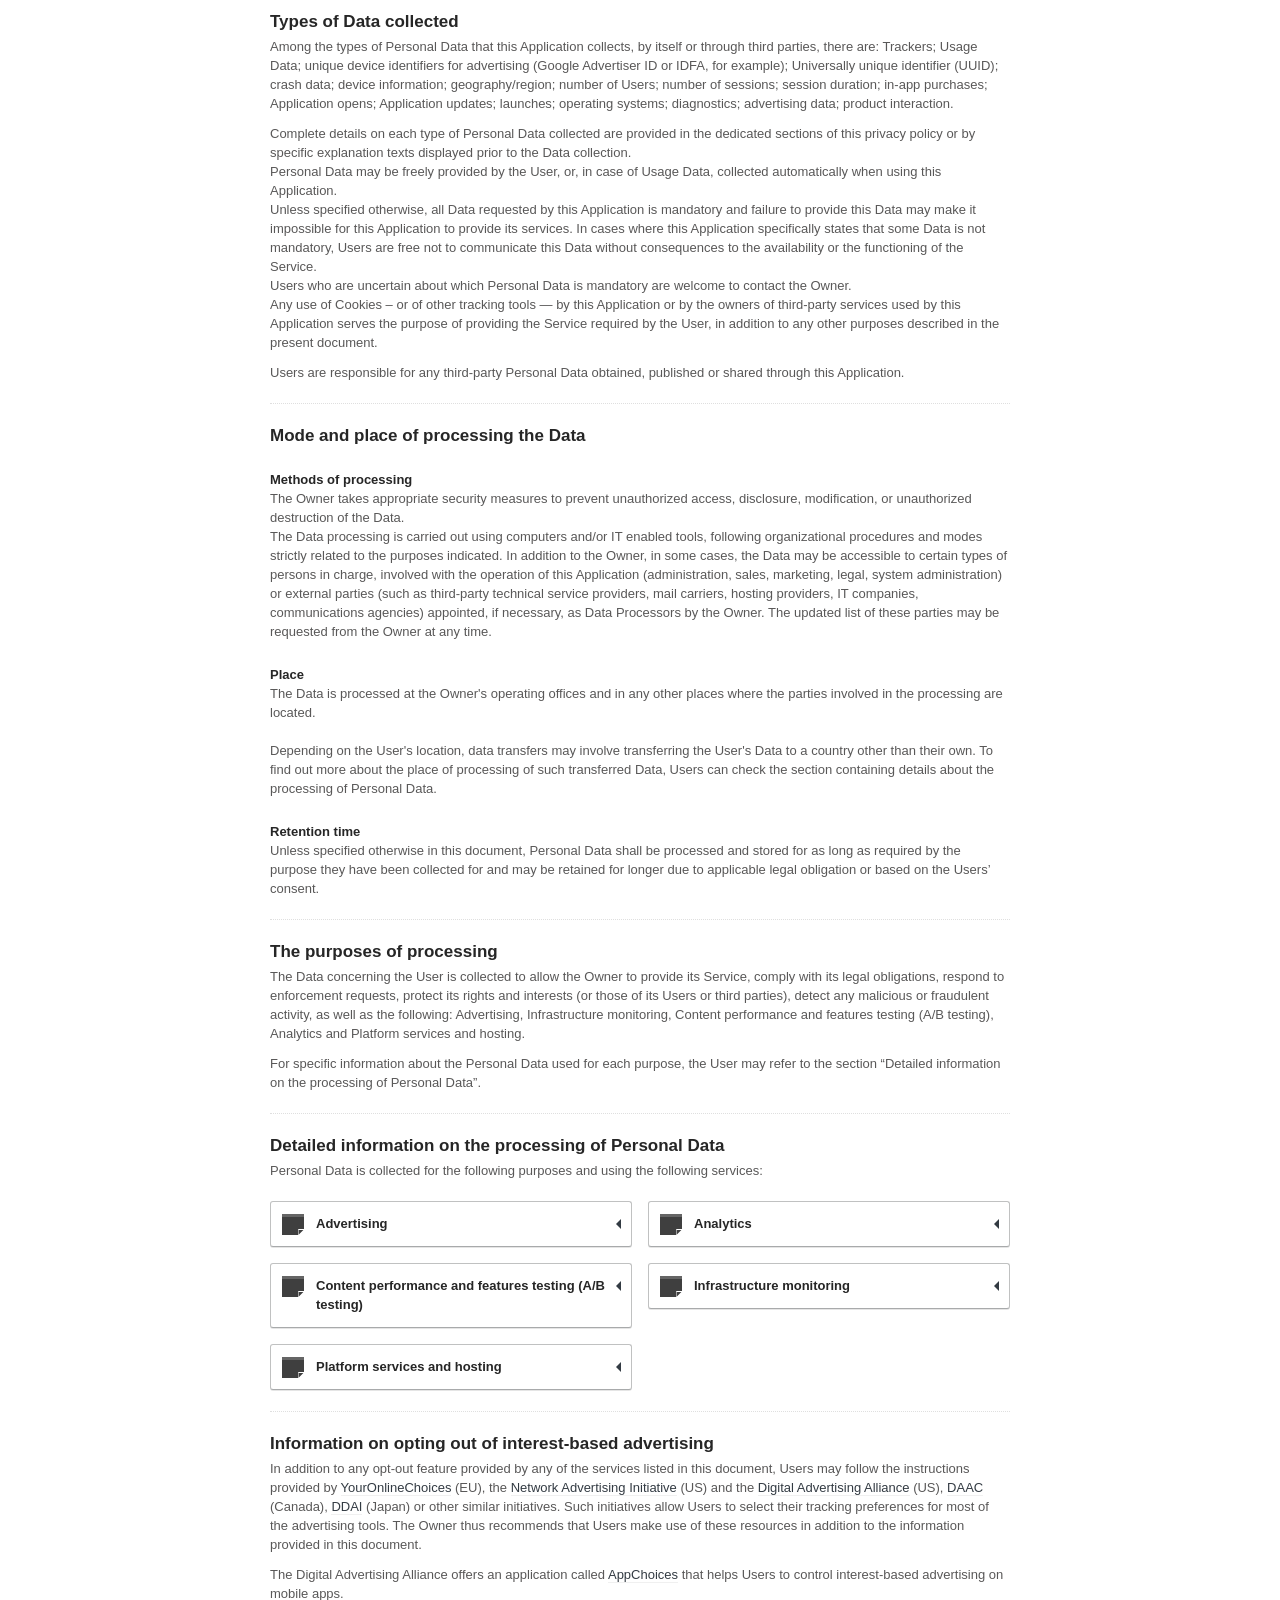
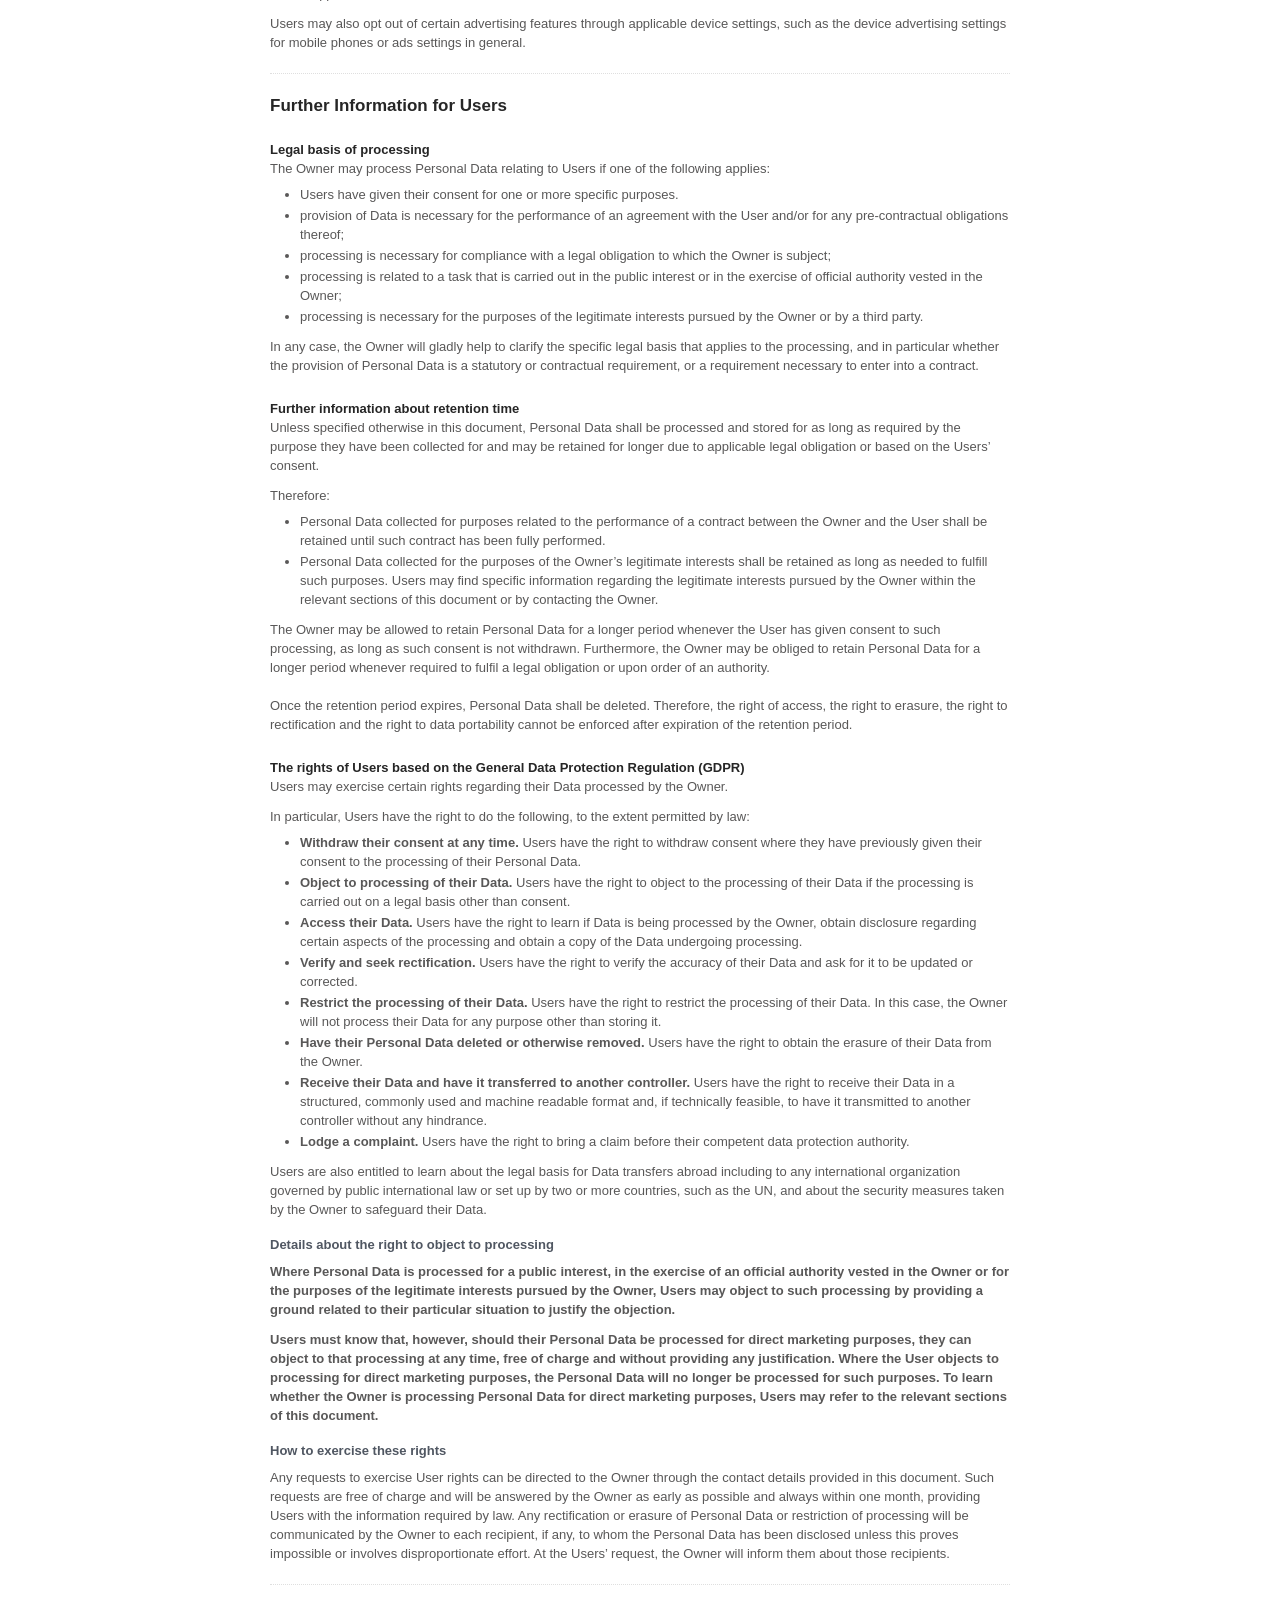
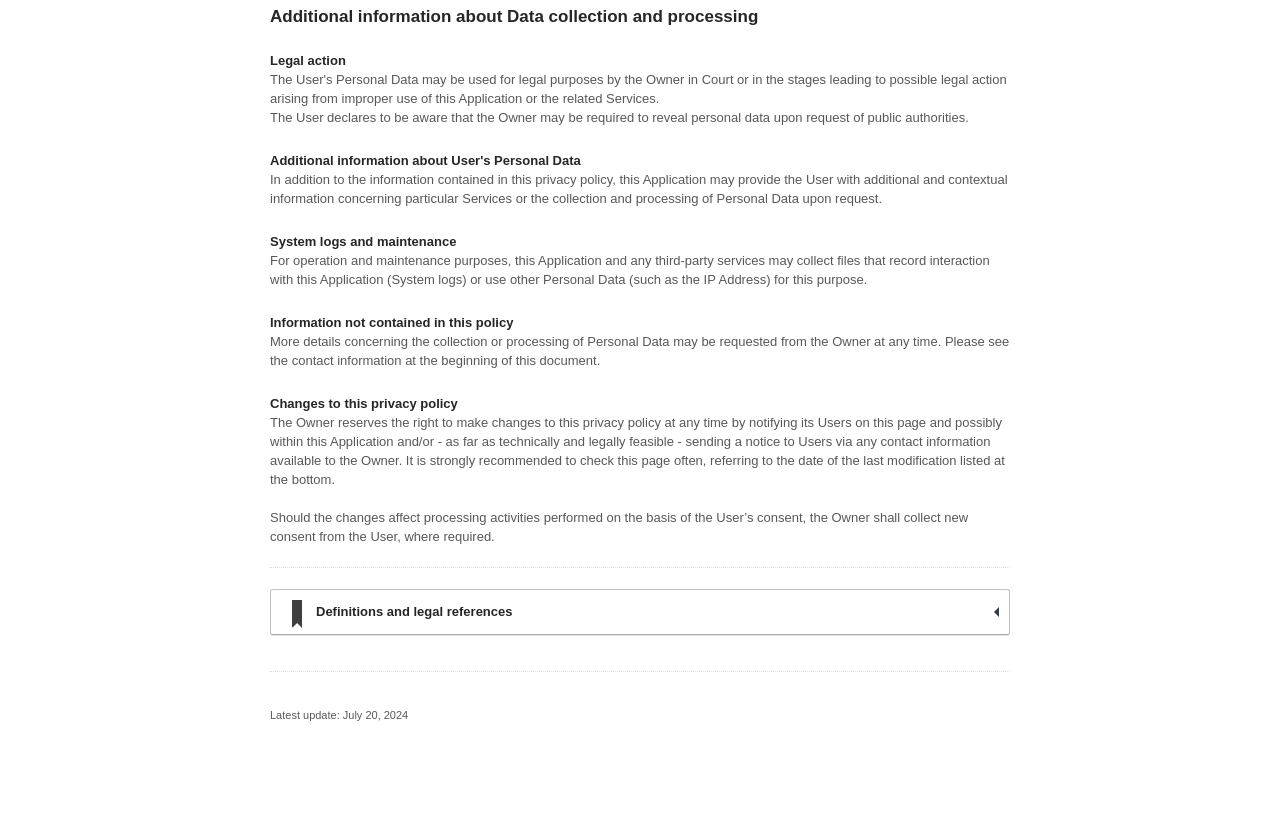
<file: indexstamp.html>
<!DOCTYPE html PUBLIC "-//W3C//DTD HTML 4.01//EN" "http://www.w3.org/TR/html4/strict.dtd">
<!-- saved from url=(0047)https://www.iubenda.com/privacy-policy/64629328 -->
<html id="iubenda_policy" class="iubenda_fixed_policy" lang="en"><head><meta http-equiv="Content-Type" content="text/html; charset=UTF-8">



  <title>Privacy Policy of Crazy Hero-Foot Hero</title>

  <meta http-equiv="Content-Language" content="en">
  
  <meta http-equiv="date" content="2023-06-19">
  <meta http-equiv="last-modified" content="2023-11-29">
  <meta itemprop="name" content="Privacy Policy of Crazy Hero-Foot Hero">
  <meta itemprop="description" content="This Application collects some Personal Data from its Users.">
  <meta itemprop="image" content="https://www.iubenda.com/seo/assets/default.png">
  <meta name="locale" content="en">
  <meta name="title" content="This Application collects some Personal Data from its Users.">
  <meta name="description" content="This Application collects some Personal Data from its Users.">
  <meta name="image" content="https://www.iubenda.com/seo/assets/default.png">
  <meta name="twitter:card" content="summary">
  <meta name="twitter:title" content="Privacy Policy of Crazy Hero-Foot Hero">
  <meta name="twitter:description" content="This Application collects some Personal Data from its Users.">
  <meta name="twitter:site" content="@iubenda">
  <meta name="twitter:image:src" content="https://www.iubenda.com/seo/assets/default.png">
  <meta property="og:title" content="Privacy Policy of Crazy Hero-Foot Hero">
  <meta property="og:description" content="This Application collects some Personal Data from its Users.">
  <meta property="og:site_name" content="iubenda">
  <meta property="og:locale" content="en">
  <meta property="og:type" content="website">
  <meta property="fb:app_id" content="190131204371223">
  <!-- <link rel="canonical" href="https://www.iubenda.com/privacy-policy/64629328"> -->

  <meta name="viewport" content="width=device-width">

  <meta name="robots" content="noindex, follow">
  <link rel="stylesheet" href="./Privacy Policy_files/privacy_policy-4731f2156ecf9c2d6e854a701086232c8652d81eb75e2be281816c162dff7230.css">
  <script src="./Privacy Policy_files/privacy_policy-20c4c145e840109997b9c4d4ae844084522846014870a1efad2ddd0277441762.js.下载"></script>

<style type="text/css">#iubenda_policy .close {display: none;}
#iubenda_policy #wbars {   overflow-y: auto;   -webkit-box-shadow: none;   -moz-box-shadow: none;   box-shadow: none;   height: auto; }
#iubenda_policy .iub_container {  margin-top: 30px;  margin-bottom: 30px; }
#iubenda_policy .iub_container > .iub_footer {  -webkit-box-shadow: none;  -moz-box-shadow: none;  box-shadow: none;  -webkit-border-radius: none;  -moz-border-radius: none;  border-radius: none; }
</style></head>
<body class="all-collapsed">
  <script nonce="fe1db3620f664f279f6c52ad669ee191">
//<![CDATA[

    var $body = $('body');

    // Add `all-collapsed` class to body in order to have all the expandable panel collapsed at page load and:
    // 1. avoid the closing animation
    // 2. allow all browsers (Firefox had issue) to scroll to an anchor if provided in the URL (e.g. #manage_cookies)
    // 3. done via JS in order to not have panels collapsed for browsers with disabled JS
    $body.addClass('all-collapsed')
      .on('click', '.expand .expand-click', function () {
        if ($body.hasClass('all-collapsed')) {
          // Remove `all-collapsed` class from the body and set all panels collapsed so toggleClass behaves as expected
          $('.expand-content').hide();
          $('.expand').addClass('collapsed');
          $body.removeClass('all-collapsed');
        }

        var $this = $(this);
        $this.parents('.expand').toggleClass('collapsed').toggleClass('expanded')
          .children('.expand-content').slideToggle('fast');
        $this.parents('.expand-item').toggleClass('hover');
        $this.children('.icon-17').toggleClass('icon-expand').toggleClass('icon-collapse');
      });

//]]>
</script>
  
  <div id="wbars_all">
    <div class="iub_container iub_base_container">
      <div id="wbars">
        <div class="iub_content legal_pp">


          
<div class="iub_header">

  
  <h1>Privacy Policy of <strong>Crazy Hero-Foot Hero</strong></h1>

    <p>This Application collects some Personal Data from its Users.</p><br>
    <br>
    <p>This document can be printed for reference by using the print command in the settings of any browser.</p>


</div> <!-- /header -->



              <div class="simple_pp">

                <div class="one_line_col">

                  <h2 style="text-align: center; font-variant:small-caps;">Policy summary</h2>

                </div> <!-- /one_line_col -->

                



    <h2 id="purposes_data">Personal Data processed for the following purposes and using the following services:</h2>

    <ul class="for_boxes cf">

      <li class="one_line_col">
        <ul class="for_boxes">


            <li>

              <div class="iconed policyicon_purpose_7">

                <h3>Advertising</h3>


                <ul class="unstyled">



                    <li>
                      <h3>AdMob and Meta Audience Network</h3>
                        <p>Personal Data: Trackers; unique device identifiers for advertising (Google Advertiser ID or IDFA, for example); Usage Data</p>
                    </li>

                </ul>

              </div>

            </li>

          
            <li>

              <div class="iconed policyicon_purpose_5">

                <h3>Analytics</h3>


                <ul class="unstyled">



                    <li>
                      <h3>Google Analytics for Firebase</h3>
                        <p>Personal Data: Application opens; Application updates; device information; geography/region; in-app purchases; launches; number of sessions; number of Users; operating systems; session duration; Trackers; unique device identifiers for advertising (Google Advertiser ID or IDFA, for example); Usage Data</p>
                    </li>

                    <li>
                      <h3>Unity Analytics</h3>
                        <p>Personal Data: Usage Data; various types of Data as specified in the privacy policy of the service</p>
                    </li>


                </ul>

              </div>

            </li>

          
            <li>

              <div class="iconed policyicon_purpose_22">

                <h3>Content performance and features testing (A/B testing)</h3>


                <ul class="unstyled">



                    <li>
                      <h3>Firebase Remote Config</h3>
                        <p>Personal Data: various types of Data as specified in the privacy policy of the service</p>
                    </li>


                </ul>

              </div>

            </li>

          
            <li>

              <div class="iconed policyicon_purpose_30">

                <h3>Infrastructure monitoring</h3>


                <ul class="unstyled">



                    <li>
                      <h3>Crashlytics</h3>
                        <p>Personal Data: crash data; device information; Universally unique identifier (UUID)</p>
                    </li>


                </ul>

              </div>

            </li>

          
            <li>

              <div class="iconed policyicon_purpose_46">

                <h3>Platform services and hosting</h3>


                <ul class="unstyled">



                    <li>
                      <h3>Google Play Store</h3>
                        <p>Personal Data: Usage Data</p>
                    </li>

                    <li>
                      <h3>App Store Connect</h3>
                        <p>Personal Data: advertising data; diagnostics; product interaction; Trackers; unique device identifiers for advertising (Google Advertiser ID or IDFA, for example); Universally unique identifier (UUID); Usage Data</p>
                    </li>


                </ul>

              </div>

            </li>

           

        </ul>
      </li>

    </ul>
   

 

  <h2 id="opt_out">Information on opting out of interest-based advertising</h2>
    <p>
  In addition to any opt-out feature provided by any of the services listed in this document, Users may follow the instructions provided by
  <a target="_blank" rel="noopener nofollow" href="http://www.youronlinechoices.com/">YourOnlineChoices</a> (EU),
  the <a target="_blank" rel="noopener nofollow" href="https://thenai.org/about-online-advertising/">Network Advertising Initiative</a> (US) and
  the <a target="_blank" rel="noopener nofollow" href="https://www.aboutads.info/consumers/">Digital Advertising Alliance</a> (US),
  <a target="_blank" rel="noopener nofollow" href="http://youradchoices.ca/understanding-online-advertising">DAAC</a> (Canada),
  <a target="_blank" rel="noopener nofollow" href="http://www.ddai.info/optout">DDAI</a> (Japan)
  or other similar initiatives. Such initiatives allow Users to select their tracking preferences for most of the advertising tools. The Owner thus recommends that Users make use of these resources in addition to the information provided in this document.
</p>

<p>The Digital Advertising Alliance offers an application called <a target="_blank" rel="noopener nofollow" href="https://youradchoices.com/appchoices">AppChoices</a> that helps Users to control interest-based advertising on mobile apps.</p>

<p>Users may also opt out of certain advertising features through applicable device settings, such as the device advertising settings for mobile phones or ads settings in general.</p>




	<h2 id="contact_information">Contact information</h2>
	<ul class="for_boxes cf">
	  <li class="one_line_col">
	    <ul class="for_boxes">
        <li>
          <div class="iconed icon_owner">
            <!-- Owner start -->
            <h3>Owner and Data Controller</h3>
                <p>GuangDong
<br>GuangZhou Tianhe
<br>China
<br>
<br>acting on behalf of
<br>
<br>Tudou</p>
                <p><strong>Owner contact email:</strong> 277197324@qq.com</p>
            <!-- Owner end -->
          </div>
        </li>
	    </ul>
	  </li>
	</ul>


              </div> <!-- /simple_pp -->

              <div class="one_line_col">

                <h2 style="text-align: center; font-variant:small-caps;">Full policy</h2>

              </div> <!-- /one_line_col -->

             
           

          
<div class="one_line_col">
  <h2 id="owner_of_the_data">
    Owner and Data Controller
  </h2>

  <!-- Owner start -->
      <p>GuangDong
<br>GuangZhou Tianhe
<br>China
<br>
<br>acting on behalf of
<br>
<br>Tudou</p>
      <p><strong>Owner contact email:</strong> 277197324@qq.com</p>
  <!-- Owner end -->

</div>


<div class="one_line_col">
  <h2 id="types_of_data">
    Types of Data collected
  </h2>


    <p>
      Among the types of Personal Data that this Application collects, by itself or through third parties, there are:
      Trackers; Usage Data; unique device identifiers for advertising (Google Advertiser ID or IDFA, for example); Universally unique identifier (UUID); crash data; device information; geography/region; number of Users; number of sessions; session duration; in-app purchases; Application opens; Application updates; launches; operating systems; diagnostics; advertising data; product interaction.
    </p>

  <p>Complete details on each type of Personal Data collected are provided in the dedicated sections of this privacy policy or by specific explanation texts displayed prior to the Data collection.<br>Personal Data may be freely provided by the User, or, in case of Usage Data, collected automatically when using this Application.<br>Unless specified otherwise, all Data requested by this Application is mandatory and failure to provide this Data may make it impossible for this Application to provide its services. In cases where this Application specifically states that some Data is not mandatory, Users are free not to communicate this Data without consequences to the availability or the functioning of the Service.<br>Users who are uncertain about which Personal Data is mandatory are welcome to contact the Owner.<br>Any use of Cookies – or of other tracking tools — by this Application or by the owners of third-party services used by this Application serves the purpose of providing the Service required by the User, in addition to any other purposes described in the present document.</p>
  <p>Users are responsible for any third-party Personal Data obtained, published or shared through this Application.</p>
</div>


<div class="one_line_col">
  <h2 id="place_of_processing">Mode and place of processing the Data</h2>
  <h3 class="iub-subheading iub-subheading-legal-mode-processing">
    Methods of processing
  </h3>
  <p>The Owner takes appropriate security measures to prevent unauthorized access, disclosure, modification, or unauthorized destruction of the Data.<br>The Data processing is carried out using computers and/or IT enabled tools, following organizational procedures and modes strictly related to the purposes indicated. In addition to the Owner, in some cases, the Data may be accessible to certain types of persons in charge, involved with the operation of this Application (administration, sales, marketing, legal, system administration) or external parties (such as third-party technical service providers, mail carriers, hosting providers, IT companies, communications agencies) appointed, if necessary, as Data Processors by the Owner. The updated list of these parties may be requested from the Owner at any time.</p>

  <h3 class="iub-subheading iub-subheading-legal-place">
    Place
  </h3>
  <p>The Data is processed at the Owner's operating offices and in any other places where the parties involved in the processing are located.<br><br>
Depending on the User's location, data transfers may involve transferring the User's Data to a country other than their own. To find out more about the place of processing of such transferred Data, Users can check the section containing details about the processing of Personal Data.</p>

  <h3 class="iub-subheading iub-subheading-legal-time">
    Retention time
  </h3>
  <p>Unless specified otherwise in this document, Personal Data shall be processed and stored for as long as required by the purpose they have been collected for and may be retained for longer due to applicable legal obligation or based on the Users’ consent.</p>
</div>



  <div class="one_line_col">
    <h2 id="use_collected_data">The purposes of processing</h2>
      <p>
        The Data concerning the User is collected to allow the Owner to provide its Service, comply with its legal obligations, respond to enforcement requests, protect its rights and interests (or those of its Users or third parties), detect any malicious or fraudulent activity, as well as the following:
        Advertising, Infrastructure monitoring, Content performance and features testing (A/B testing), Analytics and Platform services and hosting.
      </p>
     
    <p>For specific information about the Personal Data used for each purpose, the User may refer to the section “Detailed information on the processing of Personal Data”.</p>
  </div>







<div data-locale="en"></div>


    <div class="one_line_col">
      <h2 id="data_processing_detailed_info">Detailed information on the processing of Personal Data</h2>
      <p>Personal Data is collected for the following purposes and using the following services:</p>
      <ul class="for_boxes">

          <li>
            <details class="box_primary box_10 expand">
              <summary>
                <h3 class=" w_icon_24 policyicon_purpose_11190837 iub-purpose iub-purpose-11190837">
                  Advertising
                </h3>
              </summary>
              <div class="details_body">
                <p>This type of service allows User Data to be utilized for advertising communication purposes. These communications are displayed in the form of banners and other advertisements on this Application, possibly based on User interests.<br>
This does not mean that all Personal Data are used for this purpose. Information and conditions of use are shown below. <br>
Some of the services listed below may use Trackers to identify Users or they may use the behavioral retargeting technique, i.e. displaying ads tailored to the User’s interests and behavior, including those detected outside this Application. For more information, please check the privacy policies of the relevant services.<br>
Services of this kind usually offer the possibility to opt out of such tracking. In addition to any opt-out feature offered by any of the services below, Users may learn more on how to generally opt out of interest-based advertising within the dedicated section "How to opt-out of interest-based advertising" in this document.</p>


                  <!-- Service start -->
                  <h4 class="iub-service iub-service-9598274">AdMob </h4>
                  <div class="wrap">
                    <p>AdMob is an advertising service provided by Google LLC or by Google Ireland Limited, depending on how the Owner manages the Data processing.<br>
<strong>In order to understand Google's use of Data, consult <a href="https://policies.google.com/technologies/partner-sites" target="_blank" rel="noopener">Google's partner policy</a></strong>.</p>
                  </div>

                    <p>Personal Data processed: Trackers; unique device identifiers for advertising (Google Advertiser ID or IDFA, for example); Usage Data.</p>

                  
                  <p>Place of processing:  United States –  <a href="https://business.safety.google/privacy/" target="_blank" rel="noopener noreferrer">Privacy Policy</a> – <a href="https://adssettings.google.com/authenticated" target="_blank" rel="noopener">Opt Out</a>;  Ireland –  <a href="https://business.safety.google/privacy/" target="_blank" rel="noopener noreferrer">Privacy Policy</a>. </p>
                  
                  <!-- Service end -->
                  <!-- Service start -->
                  
                    <p>Personal Data processed: Trackers; Usage Data.</p>

                  
                  <p>Place of processing:  United States –  <a href="https://help.chartboost.com/legal/privacy" target="_blank" rel="noopener noreferrer">Privacy Policy</a>. </p>
                  
                  

                  
                  <!-- Service end -->
              </div>
            </details>
          </li>

          <li>
            <details class="box_primary box_10 expand">
              <summary>
                <h3 class=" w_icon_24 policyicon_purpose_11190874 iub-purpose iub-purpose-11190874">
                  Analytics
                </h3>
              </summary>
              <div class="details_body">
                <p>The services contained in this section enable the Owner to monitor and analyze web traffic and can be used to keep track of User behavior.</p>


                  <!-- Service start -->
                  <h4 class="iub-service iub-service-9598311">Google Analytics for Firebase </h4>
                  <div class="wrap">
                    <p>Google Analytics for Firebase or Firebase Analytics is an analytics service provided by Google LLC or by Google Ireland Limited, depending on how the Owner manages the Data processing.<br>
<strong>In order to understand Google's use of Data, consult <a href="https://www.google.com/policies/privacy/partners/" target="_blank" rel="noopener">Google's partner policy</a></strong>.</p>

<p>Firebase Analytics may share Data with other tools provided by Firebase, such as Crash Reporting, Authentication, Remote Config or Notifications. The User may check this privacy policy to find a detailed explanation about the other tools used by the Owner.</p>

<p>This Application uses identifiers for mobile devices and technologies similar to cookies to run the Firebase Analytics service.</p>

<p>Users may opt-out of certain Firebase features through applicable device settings, such as the device advertising settings for mobile phones or by following the instructions in other Firebase related sections of this privacy policy, if available.</p>
                  </div>

                    <p>Personal Data processed: Application opens; Application updates; device information; geography/region; in-app purchases; launches; number of sessions; number of Users; operating systems; session duration; Trackers; unique device identifiers for advertising (Google Advertiser ID or IDFA, for example); Usage Data.</p>

                  
                  <p>Place of processing:  United States –  <a href="https://policies.google.com/privacy" target="_blank" rel="noopener noreferrer">Privacy Policy</a>;  Ireland –  <a href="https://policies.google.com/privacy" target="_blank" rel="noopener noreferrer">Privacy Policy</a>. </p>
                  
                  

                  
                  <!-- Service end -->
                  <!-- Service start -->
                  <h4 class="iub-service iub-service-9598335">Unity Analytics (Unity Technologies ApS)</h4>
                  <div class="wrap">
                    <p>Unity Analytics is an analytics service provided by Unity Technologies ApS.</p>
                  </div>

                    <p>Personal Data processed: Usage Data; various types of Data as specified in the privacy policy of the service.</p>

                  
                  <p>Place of processing:  Denmark –  <a href="https://unity3d.com/legal/privacy-policy" target="_blank" rel="noopener noreferrer">Privacy Policy</a>. </p>
                  
                  

                  
                  <!-- Service end -->
              </div>
            </details>
          </li>

          <li>
            <details class="box_primary box_10 expand">
              <summary>
                <h3 class=" w_icon_24 policyicon_purpose_11190864 iub-purpose iub-purpose-11190864">
                  Content performance and features testing (A/B testing)
                </h3>
              </summary>
              <div class="details_body">
                <p>The services contained in this section allow the Owner to track and analyze the User response concerning web traffic or behavior regarding changes to the structure, text or any other component of this Application.</p>


                  <!-- Service start -->
                  <h4 class="iub-service iub-service-9598301">Firebase Remote Config </h4>
                  <div class="wrap">
                    <p>Firebase Remote Config is an A/B testing and configuration service provided by Google LLC or by Google Ireland Limited, depending on how the Owner manages the Data processing.</p>
                  </div>

                    <p>Personal Data processed: various types of Data as specified in the privacy policy of the service.</p>

                  
                  <p>Place of processing:  United States –  <a href="https://www.google.com/policies/privacy/" target="_blank" rel="noopener noreferrer">Privacy Policy</a>;  Ireland –  <a href="https://policies.google.com/privacy" target="_blank" rel="noopener noreferrer">Privacy Policy</a>. </p>
                  
                  

                  
                  <!-- Service end -->
              </div>
            </details>
          </li>

          <li>
            <details class="box_primary box_10 expand">
              <summary>
                <h3 class=" w_icon_24 policyicon_purpose_11190841 iub-purpose iub-purpose-11190841">
                  Infrastructure monitoring
                </h3>
              </summary>
              <div class="details_body">
                <p>This type of service allows this Application to monitor the use and behavior of its components so its performance, operation, maintenance and troubleshooting can be improved.<br>
Which Personal Data are processed depends on the characteristics and mode of implementation of these services, whose function is to filter the activities of this Application.</p>


                  <!-- Service start -->
                  <h4 class="iub-service iub-service-9598278">Crashlytics </h4>
                  <div class="wrap">
                    <p>Crashlytics is a monitoring service provided by Google LLC or by Google Ireland Limited, depending on how the Owner manages the Data processing.</p>
                  </div>

                    <p>Personal Data processed: crash data; device information; Universally unique identifier (UUID).</p>

                  
                  <p>Place of processing:  United States –  <a href="https://www.google.com/policies/privacy/" target="_blank" rel="noopener noreferrer">Privacy Policy</a>;  Ireland –  <a href="https://policies.google.com/privacy" target="_blank" rel="noopener noreferrer">Privacy Policy</a>. </p>
                  
                  

                  
                  <!-- Service end -->
              </div>
            </details>
          </li>

          <li>
            <details class="box_primary box_10 expand">
              <summary>
                <h3 class=" w_icon_24 policyicon_purpose_11190880 iub-purpose iub-purpose-11190880">
                  Platform services and hosting
                </h3>
              </summary>
              <div class="details_body">
                <p>These services have the purpose of hosting and running key components of this Application, therefore allowing the provision of this Application from within a unified platform. Such platforms provide a wide range of tools to the Owner  –  e.g. analytics, user registration, commenting, database management, e-commerce, payment processing – that imply the collection and handling of Personal Data. <br>
Some of these services work through geographically distributed servers, making it difficult to determine the actual location where the Personal Data are stored.</p>


                  <!-- Service start -->
                  <h4 class="iub-service iub-service-9598317">Google Play Store </h4>
                  <div class="wrap">
                    <p>This Application is distributed on the Google Play Store, a platform for the distribution of mobile apps, provided by Google LLC or by Google Ireland Limited, depending on how the Owner manages the Data processing.</p>

<p>By virtue of being distributed via this app store, Google collects usage and diagnostics data and share aggregate information with the Owner. Much of this information is processed on an opt-in basis.</p>

<p>Users may opt-out of this analytics feature directly through their device settings. More information on how to manage analysis settings can be found on <a href="https://support.google.com/accounts/answer/6078260" target="_blank" rel="noopener">this page</a>.</p>
                  </div>

                    <p>Personal Data processed: Usage Data.</p>

                  
                  <p>Place of processing:  United States –  <a href="https://policies.google.com/privacy" target="_blank" rel="noopener noreferrer">Privacy Policy</a>;  Ireland –  <a href="https://policies.google.com/privacy" target="_blank" rel="noopener noreferrer">Privacy Policy</a>. </p>
                  
                  

                  
                  <!-- Service end -->
                  <!-- Service start -->
                  <h4 class="iub-service iub-service-9598324">App Store Connect (Apple Inc.)</h4>
                  <div class="wrap">
                    <p>This Application is distributed on Apple's App Store, a platform for the distribution of mobile apps, provided by Apple Inc.</p>

<p>App Store Connect enables the Owner to manage this Application on Apple's App Store. Depending on the configuration, App Store Connect provides the Owner with analytics data on user engagement and app discovery, marketing campaigns, sales, in-app purchases, and payments to measure the performance of this Application.
App Store Connect only collects such data from Users who have agreed to share them with the Owner. Users may find more information on how to opt out via their device settings <a href="https://support.apple.com/en-gb/HT202100" target="_blank" rel="noopener">here</a>.</p>
                  </div>

                    <p>Personal Data processed: advertising data; diagnostics; product interaction; Trackers; unique device identifiers for advertising (Google Advertiser ID or IDFA, for example); Universally unique identifier (UUID); Usage Data.</p>

                  
                  <p>Place of processing:  United States –  <a href="https://www.apple.com/legal/privacy/" target="_blank" rel="noopener noreferrer">Privacy Policy</a>. </p>
                  
                  

                  
                  <!-- Service end -->
              </div>
            </details>
          </li>
      </ul>
    </div>




  <div class="one_line_col">
    <h2 id="opt_out">Information on opting out of interest-based advertising</h2>
      <p>
  In addition to any opt-out feature provided by any of the services listed in this document, Users may follow the instructions provided by
  <a target="_blank" rel="noopener nofollow" href="http://www.youronlinechoices.com/">YourOnlineChoices</a> (EU),
  the <a target="_blank" rel="noopener nofollow" href="https://thenai.org/about-online-advertising/">Network Advertising Initiative</a> (US) and
  the <a target="_blank" rel="noopener nofollow" href="https://www.aboutads.info/consumers/">Digital Advertising Alliance</a> (US),
  <a target="_blank" rel="noopener nofollow" href="http://youradchoices.ca/understanding-online-advertising">DAAC</a> (Canada),
  <a target="_blank" rel="noopener nofollow" href="http://www.ddai.info/optout">DDAI</a> (Japan)
  or other similar initiatives. Such initiatives allow Users to select their tracking preferences for most of the advertising tools. The Owner thus recommends that Users make use of these resources in addition to the information provided in this document.
</p>

<p>The Digital Advertising Alliance offers an application called <a target="_blank" rel="noopener nofollow" href="https://youradchoices.com/appchoices">AppChoices</a> that helps Users to control interest-based advertising on mobile apps.</p>

<p>Users may also opt out of certain advertising features through applicable device settings, such as the device advertising settings for mobile phones or ads settings in general.</p>

  </div>


<div data-locale="en"></div>





    


  <h2 id="cookie_policy_further_information">
    Further Information for Users
      </h2>


  <h3 class="iub-subheading iub-subheading-legal-basis-of-processing">
  Legal basis of processing
</h3>
<p>The Owner may process Personal Data relating to Users if one of the following applies:</p>
<ul>
  <li>Users have given their consent for one or more specific purposes.</li>
  <li>provision of Data is necessary for the performance of an agreement with the User and/or for any pre-contractual obligations thereof;</li>
  <li>processing is necessary for compliance with a legal obligation to which the Owner is subject;</li>
  <li>processing is related to a task that is carried out in the public interest or in the exercise of official authority vested in the Owner;</li>
  <li>processing is necessary for the purposes of the legitimate interests pursued by the Owner or by a third party.</li>
</ul>
<p>In any case, the Owner will gladly help to clarify the specific legal basis that applies to the processing, and in particular whether the provision of Personal Data is a statutory or contractual requirement, or a requirement necessary to enter into a contract. </p>


  <h3 class="iub-subheading iub-subheading-legal-time">
  Further information about retention time
</h3>

<p>Unless specified otherwise in this document, Personal Data shall be processed and stored for as long as required by the purpose they have been collected for and may be retained for longer due to applicable legal obligation or based on the Users’ consent.</p>
<p>Therefore:</p>
<ul>
  <li>Personal Data collected for purposes related to the performance of a contract between the Owner and the User shall be retained until such contract has been fully performed.</li>
  <li>Personal Data collected for the purposes of the Owner’s legitimate interests shall be retained as long as needed to fulfill such purposes. Users may find specific information regarding the legitimate interests pursued by the Owner within the relevant sections of  this document or by contacting the Owner.</li>
</ul>
<p>The Owner may be allowed to retain Personal Data for a longer period whenever the User has given consent to such processing, as long as such consent is not withdrawn. Furthermore, the Owner may be obliged to retain Personal Data for a longer period whenever required to fulfil a legal obligation or upon order of an authority.<br><br>
Once the retention period expires, Personal Data shall be deleted. Therefore, the right of access, the right to erasure, the right to rectification and the right to data portability cannot be enforced after expiration of the retention period.</p>


  <h3 id="rights_subjects">The rights of Users based on the General Data Protection Regulation (GDPR)</h3>
<p>Users may exercise certain rights regarding their Data processed by the Owner.</p>

<p>In particular, Users have the right to do the following, to the extent permitted by law:</p>

<ul>
  <li><strong>Withdraw their consent at any time.</strong> Users have the right to withdraw consent where they have previously given their consent to the processing of their Personal Data.</li>
  <li><strong>Object to processing of their Data.</strong> Users have the right to object to the processing of their Data if the processing is carried out on a legal basis other than consent.</li>
  <li><strong>Access their Data.</strong> Users have the right to learn if Data is being processed by the Owner, obtain disclosure regarding certain aspects of the processing and obtain a copy of the Data undergoing processing.</li>
  <li><strong>Verify and seek rectification.</strong> Users have the right to verify the accuracy of their Data and ask for it to be updated or corrected.</li>
  <li><strong>Restrict the processing of their Data.</strong> Users have the right to restrict the processing of their Data. In this case, the Owner will not process their Data for any purpose other than storing it.
</li>
  <li><strong>Have their Personal Data deleted or otherwise removed.</strong> Users have the right to obtain the erasure of their Data from the Owner.</li>
  <li><strong>Receive their Data and have it transferred to another controller.</strong> Users have the right to receive their Data in a structured, commonly used and machine readable format and, if technically feasible, to have it transmitted to another controller without any hindrance.</li>
  <li><strong>Lodge a complaint.</strong> Users have the right to bring a claim before their competent data protection authority.</li>
</ul>

<p>
  Users are also entitled to learn about the legal basis for Data transfers abroad including to any international organization governed by public international law or set up by two or more countries, such as the UN, and about the security measures taken by the Owner to safeguard their Data.
</p>

<h4 class="iub-subheading iub-subheading-legal-right-to-object">
  Details about the right to object to processing
</h4>
<p><strong>Where Personal Data is processed for a public interest, in the exercise of an official authority vested in the Owner or for the purposes of the legitimate interests pursued by the Owner, Users may object to such processing by providing a ground related to their particular situation to justify the objection.</strong></p>
<p><strong>Users must know that, however, should their Personal Data be processed for direct marketing purposes, they can object to that processing at any time, free of charge and without providing any justification. Where the User objects to processing for direct marketing purposes, the Personal Data will no longer be processed for such purposes. To learn whether the Owner is processing Personal Data for direct marketing purposes, Users may refer to the relevant sections of this document. </strong></p>

<h4 class="iub-subheading iub-subheading-legal-how-to-exercise">
  How to exercise these rights
</h4>

<p>Any requests to exercise User rights can be directed to the Owner through  the contact details provided in this document. Such requests are free of charge and will be answered by the Owner as early as possible and always within one month, providing Users with the information required by law. Any rectification or erasure of Personal Data or restriction of processing will be communicated by the Owner to each recipient, if any, to whom the Personal Data has been disclosed unless this proves impossible or involves disproportionate effort. At the Users’ request, the Owner will inform them about those recipients.</p>


  <div class="one_line_col">
  

  
</div>







<div class="one_line_col">
  <h2 id="further_data_processing_info">Additional information about Data collection and processing</h2>
  <h3 class="iub-subheading iub-subheading-legal-protection">
    Legal action
  </h3>
  <p>The User's Personal Data may be used for legal purposes by the Owner in Court or in the stages leading to possible legal action arising from improper use of this Application or the related Services.<br>The User declares to be aware that the Owner may be required to reveal personal data upon request of public authorities.</p>
  <h3 class="iub-subheading iub-subheading-legal-specific-info">
    Additional information about User's Personal Data
  </h3>
  <p>In addition to the information contained in this privacy policy, this Application may provide the User with additional and contextual information concerning particular Services or the collection and processing of Personal Data upon request.</p>
  <h3 class="iub-subheading iub-subheading-legal-maintenance">
    System logs and maintenance
  </h3>
  <p>For operation and maintenance purposes, this Application and any third-party services may collect files that record interaction with this Application (System logs) or use other Personal Data (such as the IP Address) for this purpose.</p>
  <h3 class="iub-subheading iub-subheading-legal-information-not-contained">
    Information not contained in this policy
  </h3>
  <p>More details concerning the collection or processing of Personal Data may be requested from the Owner at any time. Please see the contact information at the beginning of this document.</p>

  <h3 class="iub-subheading iub-subheading-legal-changes-to-this-privacy-policy">
    Changes to this privacy policy
  </h3>
  <p>The Owner reserves the right to make changes to this privacy policy at any time by notifying its Users on this page and possibly within this Application and/or - as far as technically and legally feasible - sending a notice to Users via any contact information available to the Owner. It is strongly recommended to check this page often, referring to the date of the last modification listed at the bottom. <br><br>
Should the changes affect processing activities performed on the basis of the User’s consent, the Owner shall collect new consent from the User, where required.</p>
</div>


<div class="one_line_col">
  <details class="box_primary box_10 definitions expand">
    <summary>
      <h3 id="definitions_and_legal_references" class="w_icon_24 icon_ribbon">
        Definitions and legal references
      </h3>
    </summary>
    <div class="details_body">
      <h4>
        Personal Data (or Data)
      </h4>
      <p>Any information that directly, indirectly, or in connection with other information — including a personal identification number — allows for the identification or identifiability of a natural person.</p>


      <h4>Usage Data</h4>
      <p>Information collected automatically through this Application (or third-party services employed in this Application), which can include: the IP addresses or domain names of the computers utilized by the Users who use this Application, the URI addresses (Uniform Resource Identifier), the time of the request, the method utilized to submit the request to the server, the size of the file received in response, the numerical code indicating the status of the server's answer (successful outcome, error, etc.), the country of origin, the features of the browser and the operating system utilized by the User, the various time details per visit (e.g., the time spent on each page within the Application) and the details about the path followed within the Application with special reference to the sequence of pages visited, and other parameters about the device operating system and/or the User's IT environment.</p>

      <h4>User</h4>
      <p>The individual using this Application who, unless otherwise specified, coincides with the Data Subject.</p>

      <h4>Data Subject</h4>
      <p>The natural person to whom the Personal Data refers.</p>

      <h4>Data Processor (or Processor)</h4>
      <p>The natural or legal person, public authority, agency or other body which processes Personal Data on behalf of the Controller, as described in this privacy policy.</p>

      <h4>Data Controller (or Owner)</h4>
      <p>The natural or legal person, public authority, agency or other body which, alone or jointly with others, determines the purposes and means of the processing of Personal Data, including the security measures concerning the operation and use of this Application. The Data Controller, unless otherwise specified, is the Owner of this Application.</p>

      <h4>This Application</h4>
      <p>The means by which the Personal Data of the User is collected and processed.</p>

      <h4>Service</h4>
      <p>The service provided by this Application as described in the relative terms (if available) and on this site/application.</p>


        <h4>European Union (or EU)</h4>
        <p>Unless otherwise specified, all references made within this document to the European Union include all current member states to the European Union and the European Economic Area.</p>

            <h4>Cookie</h4>
            <p>Cookies are Trackers consisting of small sets of data stored in the User's browser.</p>

            <h4>Tracker</h4>
            <p>Tracker indicates any technology - e.g Cookies, unique identifiers, web beacons, embedded scripts, e-tags and fingerprinting - that enables the tracking of Users, for example by accessing or storing information on the User’s device.</p>
      <hr>
      <h4>Legal information</h4>
      <p>This privacy policy relates solely to this Application, if not stated otherwise within this document.</p>
    </div>
  </details>
</div>



          
<div class="iub_footer">

  <p>
    Latest update: July 20, 2024
  </p>
  <p>
    
  </p>

  
  

</div> <!-- /footer -->

<script>
  window.tryFunc = function(fName,args){
    if(typeof window[fName]==='function'){
      window[fName](args);
    }else{
      if(args){
        /* default behaviour is link */
        if(args.href){
          /* default link is target='_blank' */
          window.open(args.href)
        }
      }
    }
    return false; /* inhibit default behaviour */
  }
</script>



      </div> <!-- /content -->
    </div> <!-- /wbars -->


  </div> <!-- /container base_container -->
</div> <!-- /wbars_wrapper -->






  <script nonce="fe1db3620f664f279f6c52ad669ee191">
//<![CDATA[

    var privacyPolicy = new PrivacyPolicy({
      id:2545026,
      noBrand:true
    })

    $(document).ready(function() {
      privacyPolicy.start();
    });

//]]>
</script>



</body></html>
</file>
<file: Privacy Policy_files/privacy_policy-4731f2156ecf9c2d6e854a701086232c8652d81eb75e2be281816c162dff7230.css>
html#iubenda_policy,#iubenda_policy body{margin:0;padding:0}html#iubenda_policy{overflow-y:scroll;font-size:100%;-webkit-text-size-adjust:100%;-ms-text-size-adjust:100%}#iubenda_policy h1,#iubenda_policy h2,#iubenda_policy h3,#iubenda_policy h4,#iubenda_policy h5,#iubenda_policy h6,#iubenda_policy p,#iubenda_policy blockquote,#iubenda_policy pre,#iubenda_policy a,#iubenda_policy abbr,#iubenda_policy acronym,#iubenda_policy address,#iubenda_policy cite,#iubenda_policy code,#iubenda_policy del,#iubenda_policy dfn,#iubenda_policy em,#iubenda_policy img,#iubenda_policy q,#iubenda_policy s,#iubenda_policy samp,#iubenda_policy small,#iubenda_policy strike,#iubenda_policy strong,#iubenda_policy sub,#iubenda_policy sup,#iubenda_policy tt,#iubenda_policy var,#iubenda_policy dd,#iubenda_policy dl,#iubenda_policy dt,#iubenda_policy li,#iubenda_policy ol,#iubenda_policy ul,#iubenda_policy fieldset,#iubenda_policy form,#iubenda_policy label,#iubenda_policy legend,#iubenda_policy button,#iubenda_policy table,#iubenda_policy caption,#iubenda_policy tbody,#iubenda_policy tfoot,#iubenda_policy thead,#iubenda_policy tr,#iubenda_policy th,#iubenda_policy td{margin:0;padding:0;border:0;font-weight:normal;font-style:normal;font-size:100%;line-height:1;font-family:inherit}#iubenda_policy table{border-collapse:collapse;border-spacing:0}#iubenda_policy ol,#iubenda_policy ul{list-style:none}#iubenda_policy q:before,#iubenda_policy q:after,#iubenda_policy blockquote:before,#iubenda_policy blockquote:after{content:""}#iubenda_policy a:focus{outline:thin dotted}#iubenda_policy a:hover,#iubenda_policy a:active{outline:0}#iubenda_policy article,#iubenda_policy aside,#iubenda_policy details,#iubenda_policy figcaption,#iubenda_policy figure,#iubenda_policy footer,#iubenda_policy header,#iubenda_policy hgroup,#iubenda_policy nav,#iubenda_policy section{display:block}#iubenda_policy audio,#iubenda_policy canvas,#iubenda_policy video{display:inline-block;*display:inline;*zoom:1}#iubenda_policy audio:not([controls]){display:none}#iubenda_policy sub,#iubenda_policy sup{font-size:75%;line-height:0;position:relative;vertical-align:baseline}#iubenda_policy sup{top:-0.5em}#iubenda_policy sub{bottom:-0.25em}#iubenda_policy img{border:0;-ms-interpolation-mode:bicubic}#iubenda_policy button,#iubenda_policy input,#iubenda_policy select,#iubenda_policy textarea{font-size:100%;margin:0;vertical-align:baseline;*vertical-align:middle}#iubenda_policy button,#iubenda_policy input{line-height:normal;*overflow:visible}#iubenda_policy button::-moz-focus-inner,#iubenda_policy input::-moz-focus-inner{border:0;padding:0}#iubenda_policy button,#iubenda_policy input[type="button"],#iubenda_policy input[type="reset"],#iubenda_policy input[type="submit"]{cursor:pointer;-webkit-appearance:button}#iubenda_policy input[type="search"]{-webkit-appearance:textfield;-webkit-box-sizing:content-box;-moz-box-sizing:content-box;box-sizing:content-box}#iubenda_policy input[type="search"]::-webkit-search-decoration{-webkit-appearance:none}#iubenda_policy textarea{overflow:auto;vertical-align:top}html#iubenda_policy{-webkit-font-smoothing:antialiased}#iubenda_policy p{font-size:13px;font-weight:normal;line-height:18px;margin-bottom:9px}#iubenda_policy p small{font-size:11px;color:#bfbfbf}#iubenda_policy h1,#iubenda_policy h2,#iubenda_policy h3,#iubenda_policy h4,#iubenda_policy h5,#iubenda_policy h6{font-weight:bold;color:#505762}#iubenda_policy h1{margin-bottom:18px;font-size:30px;line-height:2}#iubenda_policy h1 small{font-size:18px}#iubenda_policy h2{font-size:24px;margin-bottom:18px;line-height:1.5}#iubenda_policy h2 small{font-size:14px}#iubenda_policy h3,#iubenda_policy h4,#iubenda_policy h5,#iubenda_policy h6{margin-bottom:9px}#iubenda_policy h3{font-size:18px}#iubenda_policy h3 small{font-size:14px}#iubenda_policy h4{font-size:16px}#iubenda_policy h4 small{font-weight:bold;font-size:13px}#iubenda_policy h5{font-size:13px;padding-top:19px}#iubenda_policy h6{font-size:13px;color:#bfbfbf;text-transform:uppercase}#iubenda_policy ul ul,#iubenda_policy ul ol,#iubenda_policy ol ol,#iubenda_policy ol ul{margin:0}#iubenda_policy ul.styled,#iubenda_policy ul{list-style:disc;padding-top:5px}#iubenda_policy ul.styled li,#iubenda_policy ul li{list-style:disc;line-height:19px;font-size:13px;margin-left:30px;margin-top:2px}#iubenda_policy ol{list-style:decimal}#iubenda_policy ul.unstyled{list-style:none;margin-left:0}#iubenda_policy dl{margin-bottom:18px}#iubenda_policy dl dt,#iubenda_policy dl dd{line-height:18px}#iubenda_policy dl dt{font-weight:bold}#iubenda_policy dl dd{margin-left:9px}#iubenda_policy hr{margin:0 0 19px;border:0;border-bottom:1px solid #eee}#iubenda_policy strong{font-style:inherit;font-weight:bold}#iubenda_policy em{font-style:italic;font-weight:inherit;line-height:inherit}#iubenda_policy .muted{color:#bfbfbf}#iubenda_policy blockquote{margin-bottom:18px;border-left:5px solid #eee;padding-left:15px}#iubenda_policy blockquote p{font-size:14px;font-weight:300;line-height:18px;margin-bottom:0}#iubenda_policy blockquote small{display:block;font-size:12px;font-weight:300;line-height:18px;color:#bfbfbf}#iubenda_policy blockquote small:before{content:'\2014 \00A0'}#iubenda_policy address{display:block;line-height:18px;margin-bottom:18px}#iubenda_policy code,#iubenda_policy pre{padding:0 3px 2px;font-family:Monaco, Andale Mono, Courier New, monospace;font-size:12px;border-radius:3px}#iubenda_policy code{background-color:#fee9cc;color:rgba(0,0,0,0.75);padding:1px 3px}#iubenda_policy pre{background-color:#f5f5f5;display:block;padding:17px;margin:0 0 18px;line-height:18px;font-size:12px;border:1px solid #ccc;border:1px solid rgba(0,0,0,0.15);border-radius:3px;white-space:pre;white-space:pre-wrap;word-wrap:break-word}#iubenda_policy .breadcrumbs{padding:0 0 10px 0;margin-bottom:30px;border-bottom:1px solid #F6F6F6;width:100%}#iubenda_policy .breadcrumbs>li{float:left;filter:alpha(opacity= "$opacity");-khtml-opacity:0.5;-moz-opacity:0.5;opacity:0.5}#iubenda_policy .breadcrumbs>li:not(:last-child):after{color:#333B43;padding:0 10px;content:"\203a"}#iubenda_policy .breadcrumbs+.pills,#iubenda_policy .breadcrumbs+.sec_tabs{margin-top:-15px}#iubenda_policy .table{display:table;border-collapse:collapse;padding:0 !important;margin:0}#iubenda_policy .cust_row{display:table-row;margin:0}#iubenda_policy .column{display:table-cell;vertical-align:top;padding:30px}#iubenda_policy .box_primary{border:1px solid #C0C1C1;border-bottom-color:#A8AAAB;-webkit-box-shadow:0 1px 0 #EBEBEC;box-shadow:0 1px 0 #EBEBEC;-webkit-box-shadow:0 1px 0 rgba(0,0,0,0.1);box-shadow:0 1px 0 rgba(0,0,0,0.1);background:#FFF}#iubenda_policy summary::-webkit-details-marker{display:none}#iubenda_policy summary{list-style:none}#iubenda_policy .box_content{border-radius:4px;padding:30px}#iubenda_policy .box_content .iub_content{padding:30px}#iubenda_policy .box_content .iub_content>hr{width:686px;margin-left:-30px;margin-right:-30px}#iubenda_policy .box_content .aside{width:191px;padding:30px}#iubenda_policy .box_content .aside.aside-right{border-left:1px solid #DFDFDF}#iubenda_policy .table>.box_content{padding:0}#iubenda_policy .box_10{padding:10px;border-radius:3px;margin-bottom:15px}#iubenda_policy .box_10>h4{margin-bottom:0;font-size:13px}#iubenda_policy .box_10>.w_icon,#iubenda_policy .box_10>.w_icon.expand-click,#iubenda_policy .box_10.expand>.w_icon,#iubenda_policy .box_10.expand>.w_icon.expand-click{padding-left:45px;background-repeat:no-repeat;background-color:transparent;background-position-x:10px;background-position-y:7px;background-position:10px 7px}#iubenda_policy .box_10>.w_icon_16,#iubenda_policy .box_10>.w_icon_16.expand-click,#iubenda_policy .box_10.expand>.w_icon_16,#iubenda_policy .box_10.expand>.w_icon_16.expand-click{padding-left:40px;background-repeat:no-repeat;background-color:transparent;background-position-x:11px;background-position-y:11px;background-position:11px 11px}#iubenda_policy .box_10>.w_icon_24,#iubenda_policy .box_10>.w_icon_24.expand-click,#iubenda_policy .box_10.expand>.w_icon_24,#iubenda_policy .box_10.expand>.w_icon_24.expand-click{padding-left:45px;background-repeat:no-repeat;background-color:transparent;background-position-x:10px;background-position-y:10px;background-position:10px 10px}#iubenda_policy .box_5{padding:5px;border-radius:3px;font-size:11px;margin-bottom:15px}#iubenda_policy .box_5 hr{padding-top:5px;margin:0 -5px 5px -5px;border:0;border-bottom:1px solid #AC3737}#iubenda_policy .box_5.w_icon_16{padding-left:30px;background-repeat:no-repeat;background-position-x:8px;background-position-y:6px;background-position:8px 6px}#iubenda_policy .box_5.w_icon_16 hr{width:100%;padding-left:30px;padding-right:5px;margin-left:-30px;margin-right:-5px}#iubenda_policy .box_5.w_icon_16.red{background-image:url([data-uri]%2F%2F%2F8AAAD%2F%2F%2F8AAAAAAAD%2F%2F%2F%2F%2F%2F%2F%2FT09P%2F%2F%2F%2F9%2Ff3Y2Nj9%2Ff39%2Ff3d3d3%2F%2F%2F%2F8%2FPz39%2Ff19fX%2B%2Fv79%2Ff34%2BPj5%2Bfn8%2FPz9%2Ff3%2F%2F%2F8ZO4GEAAAAGXRSTlMAEB0gMDNAUHSAgYSRoaWwsra3weLl5fLyUJhrdwAAAF1JREFUeF6NzUcWhCAAwFAQsIPOWCD3v6gPxLYjy7%2BJKE1Ok%2FxAD%2BMbFIB6wYIxLA%2FUbEJAc8PKHmG9oAOkArq8DICdgXCuLUA7EDkBsd%2BfWALnyXmXoNImpytR0AEwdQcUE5t8VQAAAABJRU5ErkJggg%3D%3D)}#iubenda_policy .box_thumb{background:#FFF;-webkit-box-shadow:0 0 1px #A3A3A3, 0 1px 1px #A3A3A3;box-shadow:0 0 1px #A3A3A3, 0 1px 1px #A3A3A3;padding:6px}#iubenda_policy footer{margin-top:17px;padding-top:17px;border-top:1px solid #eee}#iubenda_policy hr{padding-top:15px;margin:0 0 15px 0}#iubenda_policy hr.primary{border:0;border-bottom:1px solid #DFDFDF;-webkit-box-shadow:0 1px 0 #F7F7F7;box-shadow:0 1px 0 #F7F7F7}#iubenda_policy .btn{cursor:pointer;display:inline-block;font-weight:bold;background-color:rgba(0,0,0,0.08);padding:0 20px;line-height:38px;color:#54616B;font-size:13px;border:0;border-radius:4rem;border-collapse:separate;-webkit-transition:0.1s linear all;transition:0.1s linear all}#iubenda_policy .btn:hover{background-position:0 -15px;text-decoration:none}#iubenda_policy .btn:focus{outline:1px dotted #666}#iubenda_policy .btn:active{-webkit-box-shadow:inset 0 2px 4px rgba(0,0,0,0.25),0 1px 2px rgba(0,0,0,0.05);box-shadow:inset 0 2px 4px rgba(0,0,0,0.25),0 1px 2px rgba(0,0,0,0.05)}#iubenda_policy .btn.disabled{cursor:default;background-image:none;filter:progid:DXImageTransform.Microsoft.gradient(enabled = false);filter:alpha(opacity= "$opacity");-khtml-opacity:0.65;-moz-opacity:0.65;opacity:0.65;-webkit-box-shadow:none;box-shadow:none}#iubenda_policy .btn[disabled]{cursor:default;background-image:none;filter:progid:DXImageTransform.Microsoft.gradient(enabled = false);filter:alpha(opacity= "$opacity");-khtml-opacity:0.65;-moz-opacity:0.65;opacity:0.65;-webkit-box-shadow:none;box-shadow:none}#iubenda_policy .btn.large{font-size:16px;line-height:normal;padding:0 14px;border-radius:6px}#iubenda_policy .btn.mid_large{padding:0 10px;line-height:32px;font-size:13px}#iubenda_policy .btn.mid{padding:0 10px;line-height:28px;font-size:11px}#iubenda_policy .btn.small{padding:0 8px;line-height:18px;font-size:11px}#iubenda_policy :root .alert-message,#iubenda_policy :root .btn{border-radius:0 \0}#iubenda_policy button.btn::-moz-focus-inner,#iubenda_policy input.btn[type=submit]::-moz-focus-inner{padding:0;border:0}#iubenda_policy .circle{font-size:11px;line-height:18px;width:18px;padding:0;text-align:center;border-radius:11px}#iubenda_policy .circle.small{width:14px;line-height:14px;border-radius:9px;padding:0}#iubenda_policy .blue,#iubenda_policy .btn.primary{color:#fff;background-color:#0073CE}#iubenda_policy .yellow{color:#6D693D;background-color:#FFD24D}#iubenda_policy .red{color:#FFF;background-color:#FF5D4D}#iubenda_policy .red a,#iubenda_policy .red a:hover:not(.btn){color:#FFF}#iubenda_policy .red a{border-bottom-color:rgba(247,247,247,0.3)}#iubenda_policy .red a:hover{border-bottom-color:rgba(247,247,247,0.6)}#iubenda_policy .green{color:#4D6C47;background-color:#F1FFD5}#iubenda_policy .iubgreen{color:#01281B;background-color:#1CC691}#iubenda_policy .azure{color:#364048;background-color:#D2ECFE}#iubenda_policy .white{color:#54616B;background-color:#F8F8F8}#iubenda_policy .black{color:#FFF;background-color:#333333}#iubenda_policy .trasp{color:#333B43;background-color:#FFFFFF}#iubenda_policy .alert-message{position:relative;padding:7px 15px;margin-bottom:18px;color:#404040;background-color:#eedc94;background-repeat:repeat-x;background-image:-khtml-gradient(linear, left top, left bottom, from(#fceec1), to(#eedc94));background-image:-webkit-gradient(linear, left top, left bottom, from(#fceec1), to(#eedc94));background-image:linear-gradient(to bottom, #fceec1, #eedc94);filter:progid:DXImageTransform.Microsoft.gradient(startColorstr='$startColor', endColorstr='$endColor', GradientType=0);text-shadow:0 -1px 0 rgba(0,0,0,0.25);border-color:#eedc94 #eedc94 #e4c652;border-color:rgba(0,0,0,0.1) rgba(0,0,0,0.1) fadein(rgba(0,0,0,0.1), 15%);text-shadow:0 1px 0 rgba(255,255,255,0.5);border-width:1px;border-style:solid;border-radius:4px;-webkit-box-shadow:inset 0 1px 0 rgba(255,255,255,0.25);box-shadow:inset 0 1px 0 rgba(255,255,255,0.25)}#iubenda_policy .alert-message .close{*margin-top:3px}#iubenda_policy .alert-message h5{line-height:18px}#iubenda_policy .alert-message p{margin-bottom:0}#iubenda_policy .alert-message div{margin-top:5px;margin-bottom:2px;line-height:28px}#iubenda_policy .alert-message .btn{-webkit-box-shadow:0 1px 0 rgba(255,255,255,0.25);box-shadow:0 1px 0 rgba(255,255,255,0.25)}#iubenda_policy .alert-message.block-message{background-image:none;background-color:#fdf5d9;filter:progid:DXImageTransform.Microsoft.gradient(enabled = false);padding:14px;border-color:#fceec1;-webkit-box-shadow:none;box-shadow:none}#iubenda_policy .alert-message.block-message ul,#iubenda_policy .alert-message.block-message p{margin-right:30px}#iubenda_policy .alert-message.block-message ul{margin-bottom:0}#iubenda_policy .alert-message.block-message li{color:#404040}#iubenda_policy .alert-message.block-message .alert-actions{margin-top:5px}#iubenda_policy .alert-message.block-message.error,#iubenda_policy .alert-message.block-message.success,#iubenda_policy .alert-message.block-message.info{color:#404040;text-shadow:0 1px 0 rgba(255,255,255,0.5)}#iubenda_policy .alert-message.block-message.error{background-color:#fddfde;border-color:#fbc7c6}#iubenda_policy .alert-message.block-message.success{background-color:#d1eed1;border-color:#bfe7bf}#iubenda_policy .alert-message.block-message.info{background-color:#ddf4fb;border-color:#c6edf9}#iubenda_policy .fade{-webkit-transition:opacity 0.15s linear;transition:opacity 0.15s linear;opacity:0}#iubenda_policy .fade.in{opacity:1}#iubenda_policy .expand-click{cursor:pointer;position:relative}#iubenda_policy .box_10.expand .expand-click{margin:-10px;padding:12px 25px 13px 10px}#iubenda_policy .box_10.expand .expand-content{margin-top:10px}#iubenda_policy .box_10.expand .expand-content>*:first-child{margin-top:0;padding-top:0}#iubenda_policy .expand.expanded .expand-click:after,#iubenda_policy .box_10.expand.expanded .expand-click:after{content:"";position:absolute;right:10px;top:19px;border:5px;border-color:transparent;border-style:solid;border-top-color:#333B43}#iubenda_policy .expand .expand-click,#iubenda_policy .expand.expanded .expand-click,#iubenda_policy .box_10.expand .expand-click,#iubenda_policy .box_10.expand.expanded .expand-click{border-bottom:1px dotted #DDD;margin-bottom:10px;-webkit-transition:0.2s linear all;transition:0.2s linear all}#iubenda_policy .expand.collapsed .expand-click{border-bottom:0;margin-bottom:-10px}#iubenda_policy .expand.collapsed .expand-click:after{content:"";position:absolute;right:10px;top:17px;border:5px;border-color:transparent;border-style:solid;border-right-color:#333B43}#iubenda_policy details.box_primary{padding:0}#iubenda_policy details.box_primary h3{position:relative;border-bottom:0;padding:12px 25px 13px 45px;background-repeat:no-repeat;background-color:transparent;background-position-x:10px;background-position-y:10px;background-position:10px 10px}#iubenda_policy details.box_primary h3::after{content:"";position:absolute;right:10px;top:17px;border:5px;border-color:transparent;border-style:solid;border-right-color:#333B43}#iubenda_policy details.box_primary[open] h3::after{-webkit-transform:rotate(-90deg);-ms-transform:rotate(-90deg);transform:rotate(-90deg)}#iubenda_policy details.box_primary .details_body{padding:10px;border-top:1px dotted #DDD}#iubenda_policy .all-collapsed .expand .expand-click:after{content:"";position:absolute;right:10px;top:17px;border:5px;border-color:transparent;border-style:solid;border-right-color:#333B43}#iubenda_policy .all-collapsed .expand .expand-click{border-bottom:0;margin-bottom:-10px}#iubenda_policy .all-collapsed .expand-content{display:none}html#iubenda_policy,#iubenda_policy body{background-color:#FFF}#iubenda_policy{font-family:"Helvetica Neue", Helvetica, Arial, FreeSans, sans-serif;font-size:13px;font-weight:normal;line-height:18px;color:#505762}#iubenda_policy body{margin:0}#iubenda_policy .iub_container-fluid{position:relative;min-width:940px;padding-left:20px;padding-right:20px;zoom:1}#iubenda_policy .iub_container-fluid:before,#iubenda_policy .iub_container-fluid:after{display:table;content:"";zoom:1;*display:inline}#iubenda_policy .iub_container-fluid:after{clear:both}#iubenda_policy .iub_container-fluid>.sidebar{float:left;width:220px}#iubenda_policy .iub_container-fluid>.iub_content{margin-left:240px}#iubenda_policy a{text-decoration:none;font-weight:bold;border-bottom:1px solid #F6F6F6;color:#333B43}#iubenda_policy a.unstyled{border-bottom:0}#iubenda_policy a:hover:not(.btn){color:#121518;border-bottom-color:#D6D6D6;-webkit-transition:0.1s linear all;transition:0.1s linear all}#iubenda_policy a.no_border,#iubenda_policy a.no_border:hover{border-bottom-width:0}#iubenda_policy .pull-right{float:right}#iubenda_policy .pull-left{float:left}#iubenda_policy .hide{display:none}#iubenda_policy .show{display:block}#iubenda_policy .link_on_dark a{border-bottom-color:rgba(247,247,247,0.3)}#iubenda_policy .link_on_dark a:hover{border-bottom-color:rgba(247,247,247,0.6)}#iubenda_policy [class*="policyicon_"]{background-image:url([data-uri]%2FPz8%2FPz8%2FPz8%2FPz8%2FPz8%2FPz8%2FPz9%2BjSc3AAAAB3RSTlMAEEBQgMzQxeXuPgAAADJJREFUGFdjYMAJWEPhIAAPh70cDgoGK6cI5B8Yp6S8TACJk4gkA5RAcBKR9BQLoAUOAATNYYOCulUNAAAAAElFTkSuQmCC);background-repeat:no-repeat}#iubenda_policy .policyicon_pdt_68{background-image:url([data-uri]%2FPz8%2FPz8%2FPz8%2FPz8%2FPz8%2FPz8%2FPz8%2FPz8%2FPz8%2FPz8%2FPz8%2FPz8%2FPz8%2FPz8%2FPz8%2FPz%2F10LmwAAAAEHRSTlMAECAwQFBgcICQoLDA0ODwVOCoyAAAAKVJREFUeF51jlmWwyAMBGXEboT6%2FqedIZAAJqnfer3QJKpGOrkKakW5noIrAlFA5V0EKL%2B8Iqw1d%2B%2FojflTx4JlNUJGnVe1tOBUfRMZYmjDCDKRINFBglCLnXiltnTClfAtEgACxvHJldHF4xYL3gLq1l1Mgfk5AZtQx%2FYfdroL4TySXFeRWTAQc0%2Fhe0FHbRiicsJGZG3iNgUPiimgYBUHlQP94g9%2BZg8xOTGEFAAAAABJRU5ErkJggg%3D%3D)}#iubenda_policy .policyicon_purpose_5{background-image:url([data-uri]%2FPz8%2FPz8%2FPz8%2FPz8%2FPz%2BtTDCxAAAABXRSTlMAECBAgLf%2B2%2BsAAABGSURBVBhXY2AAA5ZQBwY4YA0NIJfjCjYHygkNDUTmBGPhgOyFc1iB6pE4wSAOUAGCIxoaiOCYhgYjOKqhQThkyODAAR4OAI98N9LK6tL3AAAAAElFTkSuQmCC)}#iubenda_policy .policyicon_purpose_7{background-image:url([data-uri]%2FPz8%2FPz8%2FPz8%2FPz8%2FPz8%2FPz8%2FPz8%2FPz8%2FPz8%2FPz8%2FPz8%2FPz8%2FPz8%2FPz8%2FPz8%2FPz%2F10LmwAAAAEHRSTlMAECAwQFBgcICQoLDA0ODwVOCoyAAAAINJREFUeF6V0UsOxCAIBmB8tVoZ4f6nnUqaoFUW%2FVeEj0hUMOKM9kE7CBcxr93SuGcCf%2FRZniCmXGVUwZV2M78DgYRXQDaAP0OzIJIB4C%2FaQo%2BTCyK9ISFizimAPyuNACjlKXW6SMF30B9I9YFndRieuZCCHKU0QIU1LDEhrvDrQG6EP%2FDZElAL0vLHAAAAAElFTkSuQmCC)}#iubenda_policy .policyicon_purpose_9{background-image:url([data-uri]%2BEhurMcSI4GsoPqjkZ6BLwcFFHUQJKqbEwRciDqZDF90cpIsILtZHh0KTIdQMgkTRiIshBoWgTRpbsVaxgqRf4uM4JCHfRzpIwXun8%2Bf%2BuHDOifj%2FxwoD2qek7Qat%2FG9Qr1%2FblLRNv%2FqyqKHCjIgIqw3oGE9mmtlQERGhw4DVERFmNFREhG91uq6gxUspnVdlky5dNqlyXkovtSi4rtPe8JeUaq1yWLN9tkVoklJThK1a7HXISrVSehpSGrXb5woWqFZljZNSOmmtBRapUe0Lu4xKOQZSr0633dejS7chKQ25p0%2BvHn3u6Bt7OQFSeuWG3pI6DbvpZ5dc8WwimwTPbYswx49Sei89sDNCpaoI6%2FyqWA5OmxUR4StF6Z0hX5puvyH%2FOmeeudrLwXfjg1prUCo6FuGyty444W89CpYZKQU%2FmF3ywwvVthtxwpwImz1yzjSdpWBYq2nWuzbWoQgX%2FaPOAd%2Br1O55hDOl4LHdDRXqnPVWehLhlPSNgiURFlof4adJMGC7eRERarRKr32t2qBn9lhlg%2BVq7fDbJDhasp%2BfueW9brOscdULv7vntlselnZpadlKH5fSRYvN16ytdJgT4KBGGzVqtNFmv4yndzWrt8WjqSCNGFZUNOxN2Xq8K6%2FD47Et%2FKg7ajAc9edHgz8ciU9%2BPgBKt4%2FTzlslzAAAAABJRU5ErkJggg%3D%3D)}#iubenda_policy .policyicon_purpose_10,#iubenda_policy .policyicon_purpose_15{background-image:url([data-uri]%2FPz8%2FPz8%2FPz8%2FPz8%2FPz8%2FPz8%2FPz8%2FPz8%2FPz8%2FPz8%2FPz8%2FPz8%2FPz8%2FPz8%2FPz8%2FPz%2F10LmwAAAAEHRSTlMAECAwQFBgcICQoLDA0ODwVOCoyAAAAKVJREFUeF51jlmWwyAMBGXEboT6%2FqedIZAAJqnfer3QJKpGOrkKakW5noIrAlFA5V0EKL%2B8Iqw1d%2B%2FojflTx4JlNUJGnVe1tOBUfRMZYmjDCDKRINFBglCLnXiltnTClfAtEgACxvHJldHF4xYL3gLq1l1Mgfk5AZtQx%2FYfdroL4TySXFeRWTAQc0%2Fhe0FHbRiicsJGZG3iNgUPiimgYBUHlQP94g9%2BZg8xOTGEFAAAAABJRU5ErkJggg%3D%3D)}#iubenda_policy .policyicon_purpose_13{background-image:url([data-uri]%2FPz8%2FPz8%2FPz8%2FPz8%2FPz8%2FPz8%2FPz8%2FPz8%2FPz8%2FPz8%2FPz8%2FPz9PhkGkAAAADHRSTlMAECBAUHCQoLDA4PB7ua%2BoAAAAa0lEQVR42p3QQQ6AIAxE0aEIFdr7n1eMxIAOMfEt%2B9sF4IOkYt5YSTKO1Qd6p%2BQP6Zqrvyjd7zdiLJggO5VReajwhR%2FBnDIoDwrhQcAfkhd%2FtQO0KDqf1A0kmEZgDjk2AZPzPoJo6wFEYOsHFFISOn%2BKxfoAAAAASUVORK5CYII%3D)}#iubenda_policy .policyicon_purpose_14{background-image:url([data-uri]%2FPz8%2FPz8%2FPz8%2FPz8%2FPz8%2FPz8%2FPz8%2FPz8%2FPz8%2FPz8%2FPz8%2FPz8%2FPz8%2FPz8%2FPz%2Fjai5RAAAAD3RSTlMAECAwUGBwgJCgsMDQ4PASl6hyAAAAfklEQVR42pXRUQ6EMAgE0MEWW21l7n9btanJWnE3%2Bz4hhCHgq5jKooKD6FJS7OVQebIIROOphlY3dqrsLABidJgg0ZWw0bWBL%2F5vvO%2FIdGVM%2Fh0TMNMx47DwYcVJKgdV0MgwUwSXfA%2F0QY2dKW7CxutHA1lbHMFTavE9qsBvOztlFTRVyS%2BYAAAAAElFTkSuQmCC)}#iubenda_policy .policyicon_purpose_16{background-image:url([data-uri]%2FPz8%2FPz8%2FPz8%2FPz8%2FPz8%2FPz8%2FPz8%2FPz8%2FPz8%2FPz8%2FPz8%2FPz8%2FPz8%2FPz8%2FPz8%2FPz%2F10LmwAAAAEHRSTlMAECAwQFBgcICQoLDA0ODwVOCoyAAAAJFJREFUeF6V0NsOAyEIRVE6I4rFwvn%2Fr63N3CR10nQnPK2IUdpbpKmsorJQqOKTl2xeRhDsycMgA7QDGkmfq9cI%2FvNEhGcAO8CowAbAGTEwX1XDKvYNnJM7f78clVqfydOlgwRIG6S1TwDdQEnD3cv1iWw4f54VQ1qfUO5QDDGYVLNCmOQ5O2Ea8R2kP8FWobvefhoT%2FSVCMbAAAAAASUVORK5CYII%3D)}#iubenda_policy .icon_ribbon{background-image:url([data-uri]%2FAQAAAAAAAAAAAAAAEAXY1%2BcUwCQnITYD6niL2ASo4z3EaoDKf8qNBQHxArgK8ALKMXCw%2Bim7vwAAAABJRU5ErkJggg%3D%3D)}#iubenda_policy .icon_owner{background-image:url([data-uri]%2FPz8%2FPz8%2FPz8%2FPz8%2FPz8%2FPz8%2FPz8%2FPz8%2FPz8%2FPz8%2FPz8%2FPz8%2FPz8%2FPz8%2FPz%2Fjai5RAAAAD3RSTlMAECAwQGBwgJCgsMDQ4PC8YWy5AAAAiElEQVR42o2QwRKFIAhFIcwyRP7%2Fb3uNlkBv0dkw3jODd4AbPHhNC7xAafqjYBRZOzUa0cHmc9IbiZsefIFtiuQ68RS7FUkNnwTWmRewLE9ewSPh73dfCgJbzxkiRxcrDGJhWVxa5MqYr1HzcLSPRo2ojcoZAcyV2F1MzaPoxIqcP4gGkP5BcAIxQBCQ7o5t3AAAAABJRU5ErkJggg%3D%3D)}#iubenda_policy .icon_general{background-image:url([data-uri]%2FPz8%2FPz8%2FPz8%2FPz8%2FPz8%2FPz8%2FPz9%2BjSc3AAAAB3RSTlMAEEBQgMzQxeXuPgAAADJJREFUGFdjYMAJWEPhIAAPh70cDgoGK6cI5B8Yp6S8TACJk4gkA5RAcBKR9BQLoAUOAATNYYOCulUNAAAAAElFTkSuQmCC)}#iubenda_policy .icon_temple_24{background-image:url([data-uri]%2BLsbZSSaWgguAFHFztYEmFbp0E%2FwOrgotQFyetOKiTLqKCWCenbl20S8FFERydBLt1KV7QwUGR4094hQymjYpi4SGH9zvf%2BUgCoQ3GmF%2F1dwNq%2FRzHaUwkEn24lP73rEaL%2FwEcZmEcJexiDyfKrG8P0OG9OIDBrCvPKMuh98sDaApiAmWYj8fiqg%2FjSrWy9gbrDlDzEHIwLi9YRieiWMOrakIPvZ4DKHYhjTsYD%2Be48Kqrdwpdnw1I4RAFbCKHHWxhX%2BtjHGFb2ZbynHoKOiNV7x3YrnWLrmFFWqvm6vH7DmK4ho0l5NGGCialoiyvPbZ6Yn4GOHhCFBsoIQSDOTHKStoTVY%2FjZ0Act7CxiiICqGJaqsqK2mOrJ%2F6VARGs6ZA2ZTNyq6yoPZF%2FNWC0xiOaEq9HNOpnQBIG3djFGcLKFsQoO8UOepQl%2FQyIIKtP9BjSylcwghhWlKWR0N4sIp4D1NCKDgR0DSIEGxbCYikLibvH8voWNWMdD6jiEXe4waOye1GdGntc9Qcso8nrDtoxgEFdIcp81INed7CIBWQw%2F00ZnbH42YAXef4RnfNn%2FyreALybXwSLU3v7AAAAAElFTkSuQmCC)}#iubenda_policy .icon_box_24{background-image:url([data-uri]%2FYsploddwpO1gk0l%2BQEEQU0iUPgd0LIpCOCh2KkG4GTaI6mqAmWhG0CQ5jfXsdntN4bJPRxS%2B84IFnz%2Ff97Nl4Pg0hhP9qkwT%2BtTKZTCN7uM0qeTrZuc4ltQVs0EqK%2B3xmigc8Z5E39HOI7TUFfHAbJxngNQtM0kdzg5VOp7c4TvKYeeZ4wmXaYgNONHGcW7zjA6Mkqzy%2BZq4zzgxj5DhcGUgxwzSZ9TasEtvFCL%2F4WBm4SKDAPXrZV%2BPGWznFVSYIhMpAliILhEieO5ynMWbjDgZ4xjxlAn%2FiAt0skeMG44TIT8boo51zDPOeEqFSXKAnCrRHd5fgNMN8IrDCFLOUCVB74CsdZBlkL03s5xG%2FCcAGA73M0cIViswyQisn%2BFZPoIdljkWP6AIvKDFIiuV6Al2s8JIciSh0hqNk%2BVHvNwiRNd5ylwNRqKvewNnYv1z0O%2FCQ7xsIFCsDCS4xyhKhwiprhCqmGaIz%2Fm0qxBGu8YoCoYpFntLNwbS3ba3zYDdJhshTohwpMEE%2FbeyoMg%2BqTrQWbvKFSSxDJn5tsqH%2FF0QW2NxzTlYFAAAAAElFTkSuQmCC)}#iubenda_policy .icon_tools_24{background-image:url([data-uri]%2FAlcdxppKPlZdpeTE0dqxZWaaEnh7DShlYuJbG0f78Nz%2BPj2zfM89Wz1qmff5%2FPdu%2B27tpCINNTfJzySyeQGhkPGg7UljBtrEbxDMOkaYCiKJ8QtgR0cGWt9EMe8l8AIBAOWwCGKxtqMCux5CSRQxyW61QtNo4yCEVhWgRzCboFm5CF4xTVuUYUgZQTOVeAZHV4OeRSfEMMFWoxAVt2%2FQtQ14Gzsx43anEWr5Vx61Eza9Qz%2B%2BXw71S09M6hm1v0GVtXmWCMCa2pz3BpgXc1kAg2w1oW0mjnGRJCBOYjhLshAO96MQCroM3hQMzUMBfkOZvEDUU78BFbUxl5LYBdiqPgJbKmNCUtg2xL48PpTMYVvFFDEPdqCDDwi51xHIVi0%2FAGJoew18IJ957oJFWx6CHx5DSygjgPkUULM8i2qGoFTP4ecgaCEMcshh5FFDYIzRGyBhvoF3n%2ByMxzF1ykAAAAASUVORK5CYII%3D)}#iubenda_policy .icon_paper_24{background-image:url([data-uri]%2BjKKYDcnO6iLKPgHRJ11aVGkgt2M2IiWlobzKzyB4zBwBGvBwIdc7rnjR8ITLqGU6qm%2FC8hms%2Bo39TWgg0fUUJX7PV7RlVo1Qtsm4Ckhl%2BM4A%2BGY%2BQJ8TCYiLmp1m4AHWbyGa%2BxiFEtQMneIY80RTtCyCahJwDpOsYc0FtHGDS5wbjjDp03AM6aRRhIpTGAbH5jBEJIm208UwMcbmuIFHam34KEZ0tYGNgEeXFEUW9jAKvLYRFHjCs8moIEMZpHRxnNwzJrx3Oj%2Fj2a%2BQbT4b%2BDBjcmz6iK9M6LF76I6UnHY%2Fgc%2BythB2YK%2B1tcC%2Ful54COPMeT0tsMBxsW%2B0dY52VPAe1RAgAoGw7OA8QoUbvVzgPEU7qS2HJ4b33tRQfBTQBcl4wBZgMIlhrX5EVxJbd7YU0JXD%2BipLw8sG8DBrCLzAAAAAElFTkSuQmCC)}#iubenda_policy .icon_man_24{background-image:url([data-uri]%2BT4C2cImqbXc3Fp4VsazvlpuUmmRORfTUig6BNFURnbeISoB2yhlDPiHvhegF18Qn74wA5KPoE13EFGuEXDFGBwBoeQMQ5QsQSqOHUInGDOEljElUPgEguWwDzOHQJnqFoCszh2CBwhsAQq2EdSsDxFE2XrMV3HS0HgFRs%2B90ENNwWBa9TMgTAMp%2FWR8J6z%2FA2bXo8K%2FRXLuB9xFy%2BZAwwHWMUF4pxArNdWnE%2BRLm2ghS76SMecoj66aOls8CvAl3XsoYNnDCF%2FNNTZju6qZwO93L%2FBLkYvGxggVeIpVYNsoI0nJBBPie5qT8ZL%2FwsLLryq%2FnnTDAAAAABJRU5ErkJggg%3D%3D)}#iubenda_policy .icon_keyhole_24{background-image:url([data-uri]%2FPgMx133%2BF4bkZEpkrdHK8oipIoowuHK2QxGxzgkk1cYgD3R9BEAQlzgMOruMA3xOMZuZDAEToQxRkWrYEHOIiiibQ1IBMEOtixBn4mCLSRtwbqIKIGbrFhDRzgA6I4xpw1kMA5ep6LHa6RCh20ddx4Aq%2FYj2OSF1D3BJ6QjCOQwosn8IbtOAK7%2BPQEvlAcf3ghj1zE4J9HrmApJDCPkvLZ3WMtJLCCmjLNLWRCAmk8KkPWxyHMgQLaSmCIk5BJPkVfCYxQxbI10MBQCTjcYcsaeMcIomhhTwtM1S9g12NLa1YPRQAAAABJRU5ErkJggg%3D%3D)}#iubenda_policy .iub_base_container{border-radius:3px;background:#fff;color:#595858;position:relative}#iubenda_policy .iub_base_container>.close{background:transparent url([data-uri]%2BvLy8vJycnv7%2B%2Fp6enS0tLi4uL09PTv7%2B%2F8%2FPz7%2B%2Fv4%2BPj39%2FcAAABPT09fX19vb2%2F%2F%2F%2F9S%2BfXQAAAAPHRSTlMAAgMEBQYHCgsMDQ4PEhMWGRobHB8gIiMkJScoKSs0NT1DRUpMWF5gjpOYmaGjpr%2FIys3S1dnZ7vP09vfFQC13AAAA9ElEQVR42oXQZ6%2BCMBiG4aeCAoqiuPceuPes8P7%2FX6Xn5RgBTbw%2BNO3dpG2KH0RcM5JJQ4uLUE2UnSM9HZ1y4r0TM50z%2FTs7ZuyVSysKWJX8DZHeUsg2zUfpU4qY6gBE8xLtl6YAtAnP79Ij8uSdFxMNsHY8lVK67nPgxc4CisQ8yTxiRaBGPvcvu%2BSrAY1vvQHUv51TByqHz3sPFcCef75zbgOpwZUiroMUoFSX0b6sKgDMzjqc1x2Tvznb2wTzppf1P1q1u7PTq55mXVuFT7Va48X%2BRnTbL8YtizMTRqHdH45Gw367YAgEKHoml8%2FnMroC9gCKfVabzD1q%2BwAAAABJRU5ErkJggg%3D%3D) no-repeat;border:none;display:block;position:absolute;z-index:110;top:-10px;right:-9px;height:24px;width:23px}#iubenda_policy p{line-height:19px;margin:0;padding-top:11px}#iubenda_policy address{margin:0;line-height:inherit;display:inline}#iubenda_policy a{font-weight:normal;border-bottom:1px solid #F0F0F0}#iubenda_policy .iub_content{position:relative;padding:25px 30px;margin:0 auto;border-radius:3px 3px 0 0}#iubenda_policy #wbars{position:relative;overflow-y:auto;overflow-x:hidden}#iubenda_policy #wbars .horizontal{display:none}#iubenda_policy .iub_header{border-bottom:1px dotted #DFDFDF;padding-bottom:25px;position:relative}#iubenda_policy .iub_header p{margin:0;padding:0}#iubenda_policy .iub_header img{display:block;position:absolute;top:5px;right:0}#iubenda_policy h1,#iubenda_policy h2,#iubenda_policy h3{color:#262626;margin:0}#iubenda_policy h1+p,#iubenda_policy h2+p,#iubenda_policy h3+p{padding-top:5px}#iubenda_policy h1{font-size:19px;font-weight:normal;line-height:23px;margin-bottom:5px}#iubenda_policy h2{font-size:17px;font-weight:bold;line-height:21px;padding-top:21px}#iubenda_policy h3{font-size:13px;line-height:19px;font-weight:bold;padding-top:24px}#iubenda_policy h3+p{padding-top:0}#iubenda_policy .iconed ul li h3{padding-top:10px;color:#615e5e}#iubenda_policy h4{font-size:13px;font-weight:bold;padding-top:19px;margin-bottom:0}#iubenda_policy h4:first-child{padding-top:0}#iubenda_policy h6{color:#262626;text-transform:none;padding-top:19px}#iubenda_policy ul.for_boxes,#iubenda_policy ul.for_boxes>li,#iubenda_policy ul.unstyled,#iubenda_policy ul.unstyled>li{list-style:none;padding:0;margin:0}#iubenda_policy ul.for_boxes{zoom:1}#iubenda_policy ul.for_boxes:before,#iubenda_policy ul.for_boxes:after{display:table;content:"";zoom:1;*display:inline}#iubenda_policy ul.for_boxes:after{clear:both}#iubenda_policy .half_col{float:left;width:50%;zoom:1}#iubenda_policy .half_col:before,#iubenda_policy .half_col:after{display:table;content:"";zoom:1;*display:inline}#iubenda_policy .half_col:after{clear:both}#iubenda_policy .half_col:nth-child(2n+1)>*{margin-right:15px}#iubenda_policy .half_col:nth-child(2n)>*{margin-left:15px}#iubenda_policy .half_col+.one_line_col,#iubenda_policy .half_col+.iub_footer{border-top:1px dotted #DFDFDF}#iubenda_policy .one_line_col{zoom:1;float:left;width:100%;border-bottom:1px dotted #DFDFDF}#iubenda_policy .one_line_col:before,#iubenda_policy .one_line_col:after{display:table;content:"";zoom:1;*display:inline}#iubenda_policy .one_line_col:after{clear:both}#iubenda_policy .one_line_col>ul.for_boxes>li{float:left;width:50%}#iubenda_policy .one_line_col>ul.for_boxes>li:nth-child(2n+1){clear:left}#iubenda_policy .one_line_col>ul.for_boxes>li:nth-child(2n+1)>div{margin-right:15px}#iubenda_policy .one_line_col>ul.for_boxes>li:nth-child(2n){clear:right}#iubenda_policy .one_line_col>ul.for_boxes>li:nth-child(2n)>div{margin-left:15px}#iubenda_policy .one_line_col.wide{width:100%}#iubenda_policy .one_line_col.wide>ul.for_boxes>li{clear:both;width:100%}#iubenda_policy .one_line_col.wide>ul.for_boxes>li:nth-child(2n+1)>div{margin-right:0}#iubenda_policy .one_line_col.wide>ul.for_boxes>li:nth-child(2n)>div{margin-left:0}#iubenda_policy ul.normal_list{list-style:disc;display:block;padding-top:11px}#iubenda_policy ul.normal_list li{list-style:disc;float:none;line-height:19px;margin:5px 25px}#iubenda_policy .simple_pp>ul>li{padding-bottom:21px}#iubenda_policy .simple_pp>ul>li>ul .iconed{padding-left:40px;background-repeat:no-repeat;background-color:transparent;background-position-x:2px;background-position-y:26px;background-position:2px 26px}#iubenda_policy .simple_pp .for_boxes>.one_line_col>ul.for_boxes{margin-top:0}#iubenda_policy .legal_pp .one_line_col{float:none;border-top:0;padding-bottom:21px}#iubenda_policy .legal_pp .one_line_col>ul.for_boxes{margin-top:21px}#iubenda_policy .legal_pp .one_line_col>ul.for_boxes>li:nth-child(2n+1){clear:left;float:left}#iubenda_policy .legal_pp .one_line_col>ul.for_boxes>li:nth-child(2n){float:right;clear:right}#iubenda_policy .legal_pp .definitions{margin-top:21px}#iubenda_policy .legal_pp .definitions .expand-click.w_icon_24{margin-top:-11px;padding:14px 10px 12px 45px;background-repeat:no-repeat;background-color:transparent;background-position-x:5px;background-position-y:0;background-position:5px 0}#iubenda_policy .legal_pp .definitions .expand-content{padding-left:5px;padding-right:5px}#iubenda_policy .wrap p{display:inline-block}#iubenda_policy .iub_footer{clear:both;position:relative;font-size:11px}#iubenda_policy .iub_footer p{font-size:11px;padding:0}#iubenda_policy .iub_content .iub_footer{padding:24px 0}#iubenda_policy .iub_content .iub_footer p{margin:10px 0;clear:both}#iubenda_policy .iub_content .iub_footer .show_comp_link{display:block;float:right}#iubenda_policy .iub_container>.iub_footer{min-height:21px;background-color:#F6F6F6;color:#717171;padding:30px;-webkit-box-shadow:0 -1px 6px #CFCFCF;box-shadow:0 -1px 6px #CFCFCF;border-radius:0 0 3px 3px}#iubenda_policy .iub_container>.iub_footer>.btn{position:absolute;top:25px;right:30px}#iubenda_policy .iub_container>.iub_footer .btn{padding:0px 24px;line-height:29px}#iubenda_policy .iub_container>.iub_footer .button-stack{margin:-4px 0}#iubenda_policy .iub_container>.iub_footer .button-stack .btn+.btn{margin-left:5px}#iubenda_policy .iub_container>.iub_footer img{margin:-4px 3px 0;vertical-align:middle;width:70px;height:25px}#iubenda_policy .wide{width:150px}@media (max-width: 767px){#iubenda_policy .legal_pp .one_line_col,#iubenda_policy .legal_pp .half_col{width:100%}#iubenda_policy .legal_pp .one_line_col>ul.for_boxes>li,#iubenda_policy .legal_pp .half_col>ul.for_boxes>li{clear:both;width:100%}#iubenda_policy .legal_pp .one_line_col>ul.for_boxes>li:nth-child(2n+1)>div,#iubenda_policy .legal_pp .half_col>ul.for_boxes>li:nth-child(2n+1)>div{margin-right:0}#iubenda_policy .legal_pp .one_line_col>ul.for_boxes>li:nth-child(2n)>div,#iubenda_policy .legal_pp .half_col>ul.for_boxes>li:nth-child(2n)>div{margin-left:0}#iubenda_policy .iub_header img{position:static;margin-bottom:12.5px}#iubenda_policy .iub_content>.iub_footer .show_comp_link{position:static;display:inline}#iubenda_policy .iub_container>.iub_footer{padding:20px}#iubenda_policy .iub_container>.iub_footer .btn{top:15px;right:15px}#iubenda_policy .iub_base_container>.close{content:"X";color:#000;font-size:11px;line-height:18px;padding:0;text-align:center;border-radius:30px;display:block;background:#fff url(/../design/images/close_big.png) no-repeat;background-position-x:18px;background-position-y:18px;background-position:18px 18px;position:absolute;z-index:110;top:-10px;right:-10px;margin:5px 5px 0 0;height:57px;width:60px;-webkit-box-shadow:0 1px 1px #000000;box-shadow:0 1px 1px #000000}#iubenda_policy .iub_base_container>.close.small{width:14px;line-height:14px;border-radius:9px;padding:0}}@media (max-width: 480px){html#iubenda_policy{padding:0}#iubenda_policy body{padding:0}#iubenda_policy .iub_base_container,#iubenda_policy .iub_container{margin:0}#iubenda_policy .half_col:nth-child(2n+1)>*{margin-right:0}#iubenda_policy .half_col:nth-child(2n)>*{margin-left:0}#iubenda_policy .one_line_col,#iubenda_policy .half_col{width:100%}#iubenda_policy .one_line_col>ul.for_boxes>li,#iubenda_policy .half_col>ul.for_boxes>li{clear:both;width:100%}#iubenda_policy .one_line_col>ul.for_boxes>li:nth-child(2n+1)>div,#iubenda_policy .half_col>ul.for_boxes>li:nth-child(2n+1)>div{margin-right:0}#iubenda_policy .one_line_col>ul.for_boxes>li:nth-child(2n)>div,#iubenda_policy .half_col>ul.for_boxes>li:nth-child(2n)>div{margin-left:0}#iubenda_policy .iub_header img{position:static;margin-bottom:12.5px}#iubenda_policy .iub_content>.iub_footer .show_comp_link{position:static;display:inline}#iubenda_policy .iub_container>.iub_footer{padding:10px;text-align:center}#iubenda_policy .iub_container>.iub_footer .btn{position:static;width:auto;display:block;margin:10px auto 0 auto;max-width:200px}#iubenda_policy .iub_container>.iub_footer.in_preview{padding:30px 10px}#iubenda_policy .iub_content{padding-left:20px;padding-right:20px}#iubenda_policy .iub_base_container>.close{content:"X";color:#000;font-size:11px;line-height:18px;padding:0;text-align:center;border-radius:30px;display:block;background:#fff url(/../design/images/close_big.png) no-repeat;background-position-x:18px;background-position-y:18px;background-position:18px 18px;position:absolute;z-index:110;top:-10px;right:-10px;margin:5px 5px 0 0;height:57px;width:60px;-webkit-box-shadow:0 1px 1px #000000;box-shadow:0 1px 1px #000000}#iubenda_policy .iub_base_container>.close.small{width:14px;line-height:14px;border-radius:9px;padding:0}}#iubenda_policy.iubenda_fixed_policy .iub_base_container{max-width:800px}#iubenda_policy.iubenda_fixed_policy .iub_container{margin-left:auto;margin-right:auto;zoom:1}#iubenda_policy.iubenda_fixed_policy .iub_container:before,#iubenda_policy.iubenda_fixed_policy .iub_container:after{display:table;content:"";zoom:1;*display:inline}#iubenda_policy.iubenda_fixed_policy .iub_container:after{clear:both}#iubenda_policy.iubenda_fluid_policy #wbars{overflow-y:auto;-webkit-box-shadow:none;box-shadow:none;height:auto}#iubenda_policy.iubenda_fluid_policy .iub_container{margin-top:30px;margin-bottom:30px}#iubenda_policy.iubenda_fluid_policy .half_col:nth-child(2n+1)>*{margin-right:0}#iubenda_policy.iubenda_fluid_policy .half_col:nth-child(2n)>*{margin-left:0}#iubenda_policy.iubenda_fluid_policy .one_line_col,#iubenda_policy.iubenda_fluid_policy .half_col{width:100%}#iubenda_policy.iubenda_fluid_policy .one_line_col>ul.for_boxes>li,#iubenda_policy.iubenda_fluid_policy .half_col>ul.for_boxes>li{clear:both;width:100%}#iubenda_policy.iubenda_fluid_policy .one_line_col>ul.for_boxes>li:nth-child(2n+1)>div,#iubenda_policy.iubenda_fluid_policy .half_col>ul.for_boxes>li:nth-child(2n+1)>div{margin-right:0}#iubenda_policy.iubenda_fluid_policy .one_line_col>ul.for_boxes>li:nth-child(2n)>div,#iubenda_policy.iubenda_fluid_policy .half_col>ul.for_boxes>li:nth-child(2n)>div{margin-left:0}#iubenda_policy.iubenda_embed_policy .iub_base_container{background:none}#iubenda_policy.iubenda_embed_policy .iub_container>.iub_footer{-webkit-box-shadow:none;box-shadow:none;border-radius:none}#iubenda_policy.iubenda_embed_policy .expand-click{cursor:default}#iubenda_policy.iubenda_vip_policy.iubenda_terms_policy .iub_base_container{color:#666}#iubenda_policy.iubenda_vip_policy.iubenda_terms_policy h2{font-size:24px;padding-top:50px}#iubenda_policy.iubenda_vip_policy.iubenda_terms_policy h3{color:#444;font-size:20px;padding-top:45px}#iubenda_policy.iubenda_vip_policy.iubenda_terms_policy h4{font-size:16px;padding-top:40px;color:#555}#iubenda_policy.iubenda_vip_policy.iubenda_terms_policy h5{font-size:14px;padding-top:35px;margin-bottom:0;color:#666}#iubenda_policy.iubenda_vip_policy.iubenda_terms_policy h6{font-size:12px;color:#505050;text-transform:uppercase;padding-top:32px;margin-bottom:0}#iubenda_policy.iubenda_vip_policy.iubenda_terms_policy .definitions{margin-top:60px !important}#iubenda_policy.iubenda_vip_policy.iubenda_terms_policy .definitions .expand-content{padding:25px 15px !important}#iubenda_policy.iubenda_vip_policy.iubenda_terms_policy .definitions .expand-content h4{font-size:15px !important}#iubenda_policy.iubenda_vip_policy.iubenda_terms_policy .definitions:before{content:"";border-top:1px dotted rgba(0,0,0,0.1);display:block;margin:0 -10px;position:relative;top:-45px}#iubenda_policy.iubenda_vip_policy.iubenda_terms_policy .definitions h2{font-size:13px;color:#333}#iubenda_policy.iubenda_vip_policy.iubenda_fixed_policy .iub_container{max-width:660px;padding-top:80px}#iubenda_policy.iubenda_vip_policy .iub_base_container{color:#595858}#iubenda_policy.iubenda_vip_policy p{font-size:14px;line-height:1.6}#iubenda_policy.iubenda_vip_policy .allcaps,#iubenda_policy.iubenda_vip_policy p.allcaps,#iubenda_policy.iubenda_vip_policy ul.allcaps li{font-variant:small-caps !important;font-weight:bold !important;font-size:16px !important;font-family:-apple-system, BlinkMacSystemFont, Roboto, Oxygen, Ubuntu, Cantarell, Open Sans, Helvetica Neue, sans-serif !important}#iubenda_policy.iubenda_vip_policy ul li{font-size:14px;line-height:1.6}#iubenda_policy.iubenda_vip_policy h1{font-size:30px;color:#141414;line-height:1.6;margin-bottom:60px}#iubenda_policy.iubenda_vip_policy h2{font-size:18px;color:#141414;line-height:1.6;padding-top:50px;padding-bottom:15px}#iubenda_policy.iubenda_vip_policy h3{color:#141414;font-size:16px;line-height:1.6;margin-bottom:10px}#iubenda_policy.iubenda_vip_policy .legal_pp .one_line_col{padding-bottom:50px}#iubenda_policy.iubenda_vip_policy .half_col:nth-child(2n+1)>*{margin-right:0}#iubenda_policy.iubenda_vip_policy .half_col:nth-child(2n)>*{margin-left:0}#iubenda_policy.iubenda_vip_policy .one_line_col,#iubenda_policy.iubenda_vip_policy .half_col{width:100%}#iubenda_policy.iubenda_vip_policy .one_line_col>ul.for_boxes>li,#iubenda_policy.iubenda_vip_policy .half_col>ul.for_boxes>li{clear:both;width:100%}#iubenda_policy.iubenda_vip_policy .one_line_col>ul.for_boxes>li:nth-child(2n+1)>div,#iubenda_policy.iubenda_vip_policy .half_col>ul.for_boxes>li:nth-child(2n+1)>div{margin-right:0}#iubenda_policy.iubenda_vip_policy .one_line_col>ul.for_boxes>li:nth-child(2n)>div,#iubenda_policy.iubenda_vip_policy .half_col>ul.for_boxes>li:nth-child(2n)>div{margin-left:0}#iubenda_policy.iubenda_vip_policy .definitions,#iubenda_policy.iubenda_vip_policy .iub_footer,#iubenda_policy.iubenda_vip_policy .for_boxes{color:#505762}#iubenda_policy.iubenda_vip_policy .definitions h3,#iubenda_policy.iubenda_vip_policy .definitions p,#iubenda_policy.iubenda_vip_policy .definitions li,#iubenda_policy.iubenda_vip_policy .iub_footer h3,#iubenda_policy.iubenda_vip_policy .iub_footer p,#iubenda_policy.iubenda_vip_policy .iub_footer li,#iubenda_policy.iubenda_vip_policy .for_boxes h3,#iubenda_policy.iubenda_vip_policy .for_boxes p,#iubenda_policy.iubenda_vip_policy .for_boxes li{font-size:13px}#iubenda_policy.iubenda_vip_policy .w_icon_24{background-image:none}#iubenda_policy.iubenda_vip_policy .box_10.expand .expand-click.w_icon_24{padding-left:10px}#iubenda_policy.iubenda_vip_policy .box_primary{border-color:#E0E0E0;border-bottom-color:#D3D3D3;-webkit-box-shadow:none;box-shadow:none}#iubenda_policy.iubenda_vip_policy .box_primary summary::-webkit-details-marker{display:none}#iubenda_policy.iubenda_vip_policy .box_primary summary{list-style:none}#iubenda_policy.iubenda_vip_policy .box_primary h3{color:#333}#iubenda_policy.iubenda_vip_policy .tc-deactivated h1{font-size:20px;margin-bottom:10px}#iubenda_policy.iubenda_vip_policy .legal_pp .one_line_col{padding-bottom:21px}ul.for_boxes:has(details){display:grid;grid-gap:1rem;grid-template-columns:repeat(auto-fill, minmax(300px, 1fr))}ul.for_boxes:has(details)::before,ul.for_boxes:has(details)::after{display:none !important}ul.for_boxes:has(details) details{margin-bottom:0 !important}ul.for_boxes:has(details) li{float:none !important;width:auto !important}
</file>
